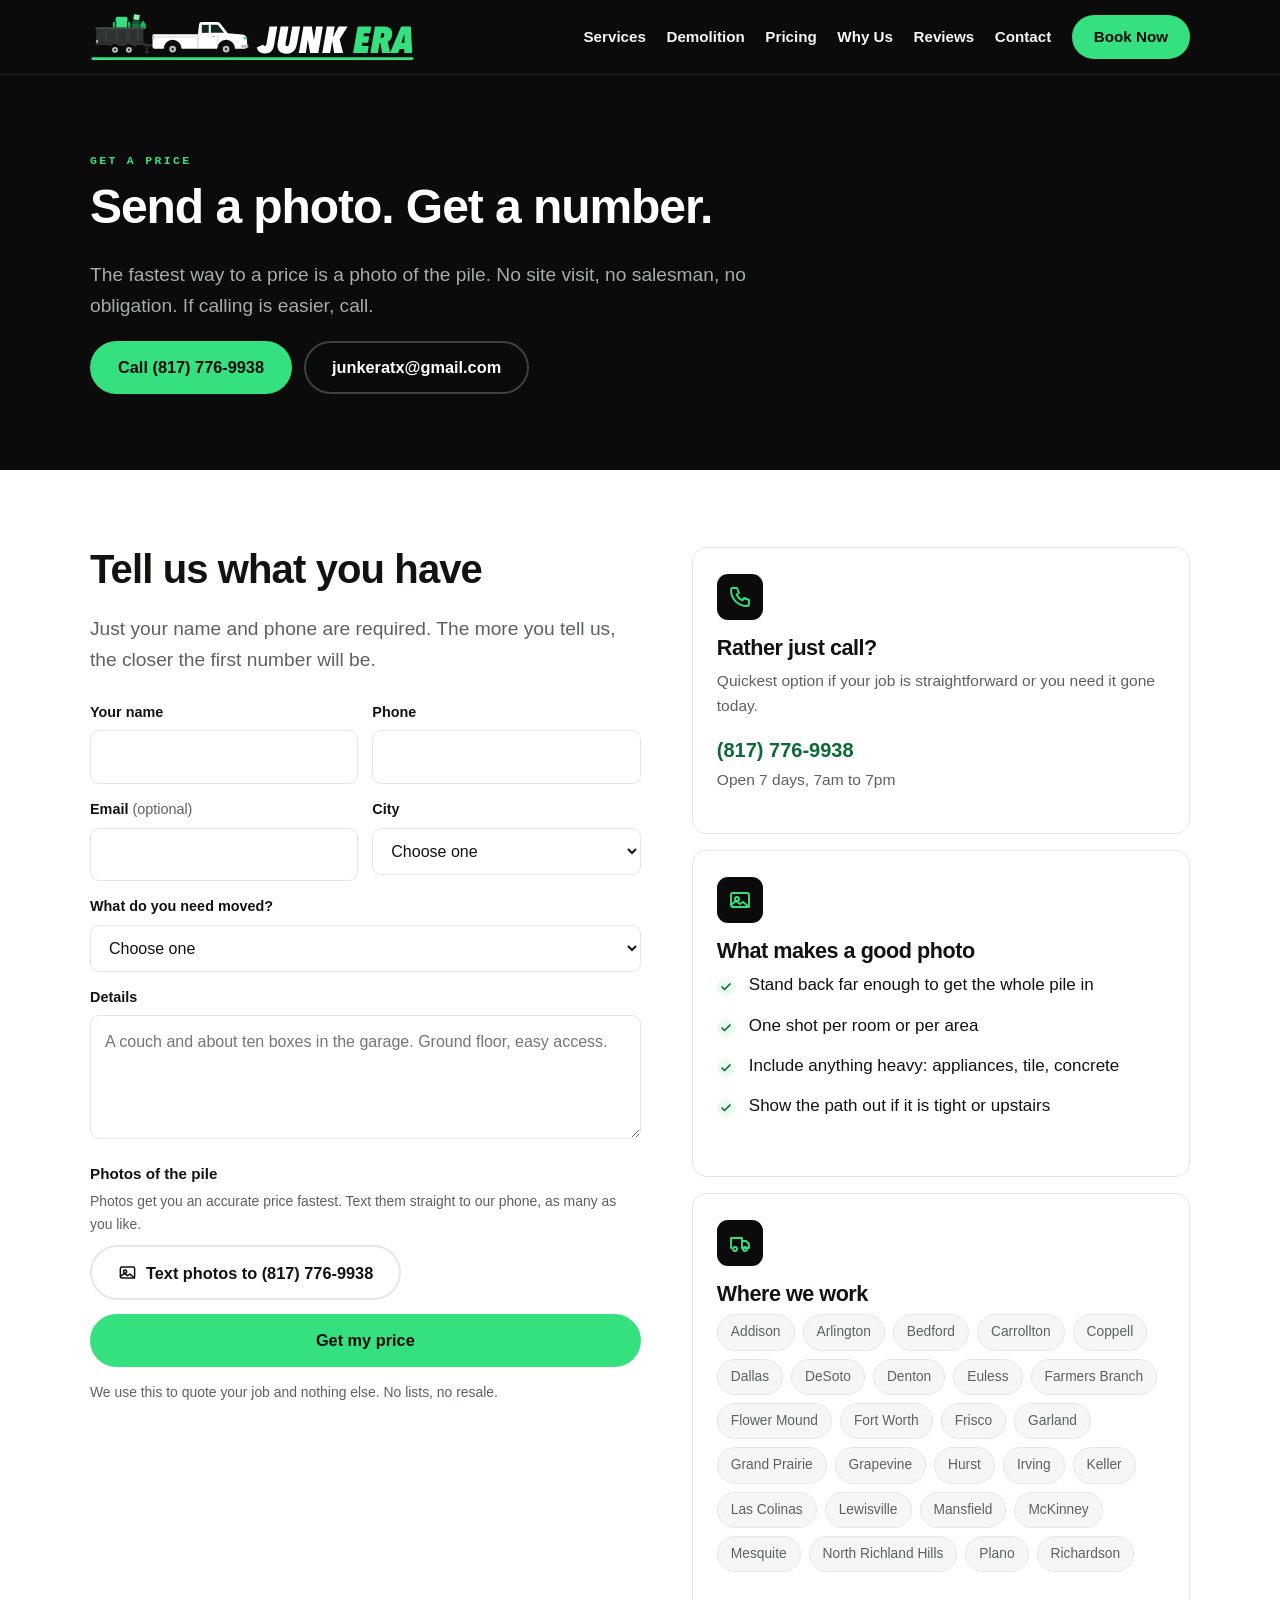
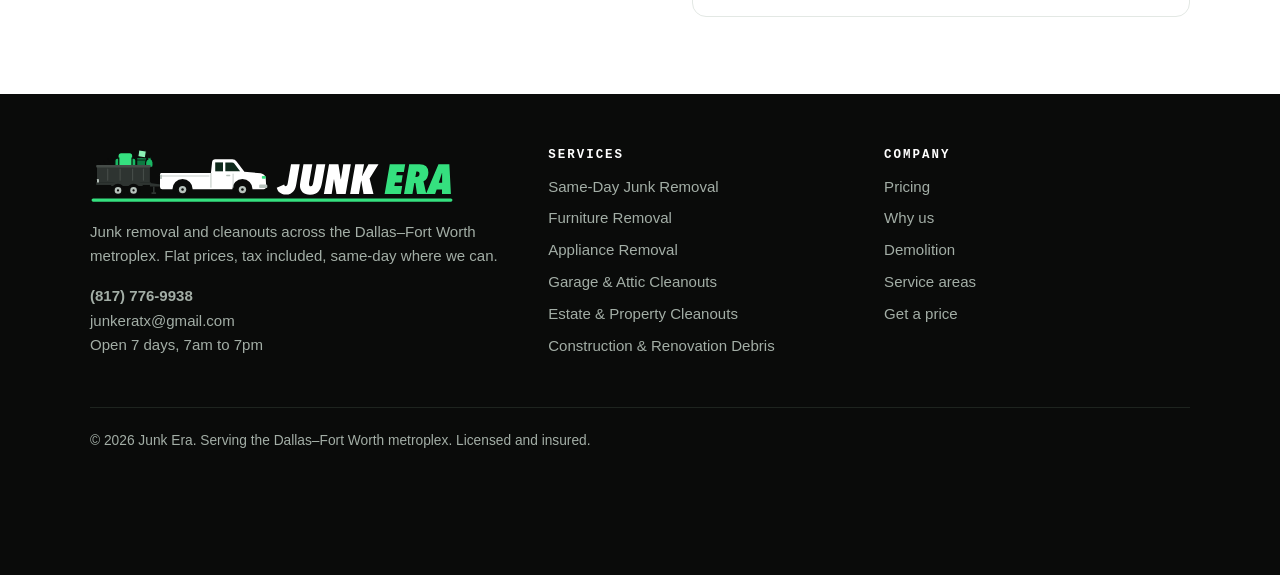
<file: contact.html>
<!doctype html>
<html lang="en">
<head>
<meta charset="utf-8">
<meta name="viewport" content="width=device-width, initial-scale=1">
<title>Get a Price | Junk Era</title>
<meta name="description" content="Send a photo of your junk and get a flat, tax-included price back, usually within the hour. Irving and DFW.">
<link rel="canonical" href="https://junkeratx.com/contact.html">
<meta name="theme-color" content="#0A0B0A">
<meta name="facebook-domain-verification" content="pfqvygi3fo51a682yfl552xx0j5bi7">
<meta property="og:title" content="Get a Price | Junk Era">
<meta property="og:description" content="Send a photo of your junk and get a flat, tax-included price back, usually within the hour. Irving and DFW.">
<meta property="og:type" content="website">
<meta property="og:url" content="https://junkeratx.com/contact.html">
<link rel="icon" href="assets/img/favicon.svg" type="image/svg+xml">
<link rel="icon" href="assets/img/favicon.ico" sizes="any">
<link rel="apple-touch-icon" href="assets/img/apple-touch-icon.png">
<link rel="manifest" href="site.webmanifest">
<meta property="og:image" content="https://junkeratx.com/assets/img/og-image.png">
<meta property="og:image:width" content="1200">
<meta property="og:image:height" content="630">
<meta property="og:site_name" content="Junk Era">
<meta name="twitter:card" content="summary_large_image">
<meta name="twitter:image" content="https://junkeratx.com/assets/img/og-image.png">
<link rel="stylesheet" href="assets/css/style.css?v=11">

</head>
<body>
<a class="skip" href="#main">Skip to content</a>
<header class="site-head">
  <div class="wrap">
    <a class="brand" href="index.html" aria-label="Junk Era home"><svg role="img" aria-label="Junk Era" xmlns="http://www.w3.org/2000/svg" viewBox="-14 -6 940.168 144"><g transform="translate(166,0)"><g><g transform="translate(14,0)"><g transform="rotate(-24 -150 42)"><rect x="-176" y="20" rx="5" fill="#8BF0B5" stroke="#0A0B0A" stroke-width="3"/><path d="M-164,24 L-164,34 M-152,24 L-152,34 M-140,24 L-140,34 M-128,24 L-128,34" stroke="#0A0B0A" stroke-width="1.6" opacity=".35"/></g><path d="M-122,44 L-122,14 Q-122,6 -114,6 L-92,6 Q-84,6 -84,14 L-84,44 Z" fill="#35E07F" stroke="#0A0B0A" stroke-width="3"/><path d="M-130,44 L-130,26 Q-130,20 -124,20 L-120,20 L-120,44 Z" fill="#19B763" stroke="#0A0B0A" stroke-width="3"/><path d="M-86,44 L-86,20 L-82,20 Q-76,20 -76,26 L-76,44 Z" fill="#19B763" stroke="#0A0B0A" stroke-width="3"/><rect x="-74" y="18" width="26" height="24" rx="2" fill="#0E7A42" stroke="#0A0B0A" stroke-width="3"/><path d="M-74,25 L-48,25" stroke="#0A0B0A" stroke-width="2"/><rect x="-70" y="0" width="20" height="18" rx="2" fill="#8BF0B5" stroke="#0A0B0A" stroke-width="3" transform="rotate(8 -60 9)"/><path d="M-50,44 Q-54,26 -45,22 L-47,15 L-41,19 L-37,14 L-37,22 Q-29,28 -33,44 Z" fill="#19B763" stroke="#0A0B0A" stroke-width="3"/><path d="M-40,84 L-12,88 L-12,93 L-40,93 Z" fill="#2E3431"/><rect x="-32" y="93" width="4" height="17" fill="#2E3431"/><rect x="-36" y="108" width="12" height="4" rx="1" fill="#2E3431"/><path d="M-176,40 L-40,40 L-40,82 L-176,82 Z" fill="#2E3431"/><rect x="-178" y="82" width="140" height="7" fill="#2E3431"/><rect x="-178" y="38" width="140" height="6" rx="1.5" fill="#454C48"/><rect x="-150" y="47" width="3" height="31" rx="1.2" fill="#454C48"/><rect x="-118" y="47" width="3" height="31" rx="1.2" fill="#454C48"/><rect x="-86" y="47" width="3" height="31" rx="1.2" fill="#454C48"/><rect x="-58" y="47" width="3" height="31" rx="1.2" fill="#454C48"/><path d="M-140,92 Q-139,80 -118,80 L-78,80 Q-59,80 -58,92 Z" fill="#2E3431"/><circle cx="-122" cy="103" r="17" fill="#0A0B0A"/><circle cx="-122" cy="103" r="8.50" fill="#B7C2BC"/><circle cx="-122" cy="103" r="2.89" fill="#0A0B0A"/><circle cx="-82" cy="103" r="17" fill="#0A0B0A"/><circle cx="-82" cy="103" r="8.50" fill="#B7C2BC"/><circle cx="-82" cy="103" r="2.89" fill="#0A0B0A"/><rect x="-176" y="74" width="5" height="9" rx="1.2" fill="#B7C2BC"/></g><path d="M3,58 L131,58 L134,30 Q135,23 142,23 L186,23 Q193,23 197,29 L217,55 L259,59 Q271,61 272,73 L273,93 Q273,100 266,100 L238,100 A26,26 0 0 0 186,100 L84,100 A26,26 0 0 0 32,100 L6,100 Q0,100 0,94 L0,63 Q0,58 3,58 Z" fill="#FFFFFF"/><path d="M142,31 L162,31 L162,54 L142,54 Z" fill="#0F2A1C" rx="2"/><path d="M168,31 L185,31 Q189,31 191,34 L206,54 L168,54 Z" fill="#0F2A1C"/><path d="M131,58 L131,96" stroke="#B7C2BC" stroke-width="2.4"/><path d="M188,60 L188,96" stroke="#B7C2BC" stroke-width="2"/><rect x="170" y="63" width="11" height="3.4" rx="1.7" fill="#B7C2BC"/><path d="M4,66 L127,66" stroke="#B7C2BC" stroke-width="2"/><rect x="262" y="66" width="10" height="7" rx="2" fill="#35E07F"/><rect x="0" y="63" width="5" height="11" rx="1.5" fill="#B7C2BC"/><rect x="255" y="88" width="21" height="9" rx="3" fill="#B7C2BC"/><circle cx="58" cy="101" r="19" fill="#0A0B0A"/><circle cx="58" cy="101" r="9.50" fill="#B7C2BC"/><circle cx="58" cy="101" r="3.23" fill="#0A0B0A"/><circle cx="212" cy="101" r="19" fill="#0A0B0A"/><circle cx="212" cy="101" r="9.50" fill="#B7C2BC"/><circle cx="212" cy="101" r="3.23" fill="#0A0B0A"/></g></g><rect x="-10" y="124" width="928" height="8" rx="4" fill="#35E07F"/><path transform="translate(470.00,112.00)" d="M46.656 -26.136Q45.684 -20.412 44.01 -15.335999999999999Q42.336 -10.26 39.257999999999996 -6.48Q36.18 -2.7 31.374000000000002 -0.4860000000000001Q26.568 1.728 19.224 1.728Q14.363999999999999 1.728 10.53 0.32399999999999995Q6.696 -1.08 3.78 -3.402Q0.864 -5.724 -1.026 -8.91Q-2.916 -12.096 -3.78 -15.66L15.336 -24.084Q15.66 -22.248 16.686 -21.060000000000002Q17.712 -19.872 19.332 -19.872Q21.816 -19.872 22.896 -21.978Q23.976 -24.084 24.624 -28.08L32.94 -76.464H55.296Z M112.86 -29.808Q111.672 -23.004 109.674 -17.172Q107.676 -11.34 104.112 -7.074Q100.548 -2.808 95.094 -0.32399999999999984Q89.64 2.16 81.756 2.16Q75.384 2.16 70.578 0.43200000000000005Q65.77199999999999 -1.296 62.532 -4.374Q59.292 -7.452 57.618 -11.718Q55.944 -15.984 55.944 -21.06Q55.944 -23.22 56.16 -25.433999999999997Q56.376 -27.648 56.808 -29.916L64.908 -76.464H87.696L79.92 -31.536Q79.596 -29.7 79.38 -28.134Q79.164 -26.568 79.164 -25.272Q79.164 -22.68 80.19 -21.168Q81.216 -19.656 83.376 -19.656Q87.048 -19.656 88.398 -22.842Q89.74799999999999 -26.028 90.72 -31.536L98.49600000000001 -76.464H121.068Z M173.44799999999998 0.0H149.904L143.53199999999998 -37.476H143.208L137.48399999999998 0.0H117.396L130.68 -76.464H154.764L160.81199999999998 -37.908H161.244L167.292 -76.464H186.732Z M235.00799999999998 -39.636 244.944 0.0H219.34799999999998L213.732 -33.588H213.29999999999998L207.468 0.0H184.896L198.18 -76.464H220.752L215.45999999999998 -46.116H216.0L232.09199999999998 -76.464H257.904Z" fill="#FFFFFF"/><path transform="translate(742.34,112.00)" d="M50.76 -56.592H32.724L31.104 -47.952H47.736L44.604 -29.483999999999998H27.972L26.352 -20.196H46.44L42.984 0.0H1.296L14.58 -76.464H54.216Z M113.832 -54.972Q113.832 -46.656 110.538 -40.932Q107.244 -35.208 101.196 -32.616L108.432 0.0H84.564L80.46000000000001 -27.864H77.652L72.792 0.0H51.192L64.476 -76.464H90.936Q102.06 -76.464 107.946 -71.064Q113.832 -65.664 113.832 -54.972ZM91.044 -52.056Q91.044 -55.403999999999996 89.262 -56.483999999999995Q87.47999999999999 -57.564 85.86 -57.564H82.836L80.352 -43.416H82.72800000000001Q85.968 -43.416 88.506 -45.36Q91.044 -47.304 91.044 -52.056Z M148.824 -11.232H135.108L131.112 0.0H107.568L139.752 -76.464H167.724L171.72 0.0H148.824ZM140.508 -28.404H149.148V-53.568H148.716Z" fill="#35E07F"/></svg></a>
    <button class="navtoggle" aria-label="Menu" aria-expanded="false" aria-controls="nav">
      <span></span><span></span><span></span>
    </button>
    <nav class="nav" id="nav">
      <a href="services.html">Services</a><a href="demolition.html">Demolition</a><a href="pricing.html">Pricing</a><a href="why-us.html">Why Us</a><a href="index.html#reviews">Reviews</a><a href="contact.html">Contact</a>
      <a class="btn btn--primary" href="contact.html">Book Now</a>
    </nav>
  </div>
</header>

<main id="main">
<section class="sec sec--dark">
  <div class="wrap">
    <p class="eyebrow">Get a price</p>
    <h1 style="font-size:clamp(1.9rem, 1.3rem + 2.4vw, 3rem)">Send a photo. Get a number.</h1>
    <p class="lede">The fastest way to a price is a photo of the pile. No site visit, no
      salesman, no obligation. If calling is easier, call.</p>
    <div class="btns" style="margin-top:20px">
      <a class="btn btn--primary" href="tel:+18177769938">Call (817) 776-9938</a>
      <a class="btn btn--ghost" href="mailto:junkeratx@gmail.com">junkeratx@gmail.com</a>
    </div>
  </div>
</section>

<section class="sec"><div class="wrap split">
  <div>
    <h2>Tell us what you have</h2>
    <p class="lede" style="margin-bottom:26px">Just your name and phone are required.
      The more you tell us, the closer the first number will be.</p>
    <form id="quote-form" class="form" novalidate>
      <input type="checkbox" name="botcheck" class="hp" tabindex="-1" autocomplete="off" aria-hidden="true">
      <div class="row2">
        <div class="field"><label for="name">Your name</label>
          <input id="name" name="name" type="text" autocomplete="name" required></div>
        <div class="field"><label for="phone">Phone</label>
          <input id="phone" name="phone" type="tel" autocomplete="tel" required></div>
      </div>
      <div class="row2">
        <div class="field"><label for="email">Email <span style="font-weight:400;color:var(--text-soft)">(optional)</span></label>
          <input id="email" name="email" type="email" autocomplete="email"></div>
        <div class="field"><label for="city">City</label>
          <select id="city" name="city"><option value="">Choose one</option><option value="Addison">Addison</option><option value="Arlington">Arlington</option><option value="Bedford">Bedford</option><option value="Carrollton">Carrollton</option><option value="Coppell">Coppell</option><option value="Dallas">Dallas</option><option value="DeSoto">DeSoto</option><option value="Denton">Denton</option><option value="Euless">Euless</option><option value="Farmers Branch">Farmers Branch</option><option value="Flower Mound">Flower Mound</option><option value="Fort Worth">Fort Worth</option><option value="Frisco">Frisco</option><option value="Garland">Garland</option><option value="Grand Prairie">Grand Prairie</option><option value="Grapevine">Grapevine</option><option value="Hurst">Hurst</option><option value="Irving">Irving</option><option value="Keller">Keller</option><option value="Las Colinas">Las Colinas</option><option value="Lewisville">Lewisville</option><option value="Mansfield">Mansfield</option><option value="McKinney">McKinney</option><option value="Mesquite">Mesquite</option><option value="North Richland Hills">North Richland Hills</option><option value="Plano">Plano</option><option value="Richardson">Richardson</option>
            <option value="Other">Somewhere else in DFW</option></select></div>
      </div>
      <div class="field"><label for="service">What do you need moved?</label>
        <select id="service" name="service"><option value="">Choose one</option><option value="Same-Day Junk Removal">Same-Day Junk Removal</option><option value="Furniture Removal">Furniture Removal</option><option value="Appliance Removal">Appliance Removal</option><option value="Garage &amp; Attic Cleanouts">Garage &amp; Attic Cleanouts</option><option value="Estate &amp; Property Cleanouts">Estate &amp; Property Cleanouts</option><option value="Construction &amp; Renovation Debris">Construction &amp; Renovation Debris</option>
          <option value="Something else">Something else</option></select></div>
      <div class="field"><label for="details">Details</label>
        <textarea id="details" name="details" placeholder="A couch and about ten boxes in the garage. Ground floor, easy access."></textarea></div>
      <div class="field photofield"><span class="label">Photos of the pile</span>
        <p class="formnote" style="margin:4px 0 10px">Photos get you an accurate price fastest.
          Text them straight to our phone, as many as you like.</p>
        <a class="btn btn--ghost" href="sms:+18177769938"><svg class="" viewBox="0 0 24 24" aria-hidden="true"><rect x="3" y="5" width="18" height="14" rx="2"/><circle cx="9" cy="11" r="2"/><path d="m3 17 5-4 4 3 3-2 6 5"/></svg> Text photos to (817) 776-9938</a></div>
      <div id="form-msg" class="formmsg" hidden role="status" aria-live="polite"></div>
      <button class="btn btn--primary" type="submit">Get my price</button>
      <p class="formnote">We use this to quote your job and nothing else. No lists, no resale.</p>
    </form>
  </div>
  <div>
    <div class="card">
      <div class="ico"><svg class="" viewBox="0 0 24 24" aria-hidden="true"><path d="M5 3h4l2 5-2.5 1.5a12 12 0 0 0 6 6L16 13l5 2v4a2 2 0 0 1-2 2A16 16 0 0 1 3 5a2 2 0 0 1 2-2z"/></svg></div>
      <h3>Rather just call?</h3>
      <p>Quickest option if your job is straightforward or you need it gone today.</p>
      <p><a href="tel:+18177769938"><strong style="font-size:1.25rem">(817) 776-9938</strong></a><br>
         <span style="color:var(--text-soft)">Open 7 days, 7am to 7pm</span></p>
    </div>
    <div class="card" style="margin-top:16px">
      <div class="ico"><svg class="" viewBox="0 0 24 24" aria-hidden="true"><rect x="3" y="5" width="18" height="14" rx="2"/><circle cx="9" cy="11" r="2"/><path d="m3 17 5-4 4 3 3-2 6 5"/></svg></div>
      <h3>What makes a good photo</h3>
      <ul class="checks">
        <li>Stand back far enough to get the whole pile in</li>
        <li>One shot per room or per area</li>
        <li>Include anything heavy: appliances, tile, concrete</li>
        <li>Show the path out if it is tight or upstairs</li>
      </ul>
    </div>
    <div class="card" style="margin-top:16px">
      <div class="ico"><svg class="" viewBox="0 0 24 24" aria-hidden="true"><path d="M3 17V7h11v10"/><path d="M14 10h4l3 3v4h-7"/><circle cx="7" cy="18" r="2"/><circle cx="17" cy="18" r="2"/></svg></div>
      <h3>Where we work</h3>
      <ul class="tags"><li>Addison</li><li>Arlington</li><li>Bedford</li><li>Carrollton</li><li>Coppell</li><li>Dallas</li><li>DeSoto</li><li>Denton</li><li>Euless</li><li>Farmers Branch</li><li>Flower Mound</li><li>Fort Worth</li><li>Frisco</li><li>Garland</li><li>Grand Prairie</li><li>Grapevine</li><li>Hurst</li><li>Irving</li><li>Keller</li><li>Las Colinas</li><li>Lewisville</li><li>Mansfield</li><li>McKinney</li><li>Mesquite</li><li>North Richland Hills</li><li>Plano</li><li>Richardson</li></ul>
    </div>
  </div>
</div></section></main>
<footer class="site-foot">
  <div class="wrap">
    <div class="foot-grid">
      <div>
        <div class="footlogo"><svg role="img" aria-label="Junk Era" xmlns="http://www.w3.org/2000/svg" viewBox="-14 -6 940.168 144"><g transform="translate(166,0)"><g><g transform="translate(14,0)"><g transform="rotate(-24 -150 42)"><rect x="-176" y="20" rx="5" fill="#8BF0B5" stroke="#0A0B0A" stroke-width="3"/><path d="M-164,24 L-164,34 M-152,24 L-152,34 M-140,24 L-140,34 M-128,24 L-128,34" stroke="#0A0B0A" stroke-width="1.6" opacity=".35"/></g><path d="M-122,44 L-122,14 Q-122,6 -114,6 L-92,6 Q-84,6 -84,14 L-84,44 Z" fill="#35E07F" stroke="#0A0B0A" stroke-width="3"/><path d="M-130,44 L-130,26 Q-130,20 -124,20 L-120,20 L-120,44 Z" fill="#19B763" stroke="#0A0B0A" stroke-width="3"/><path d="M-86,44 L-86,20 L-82,20 Q-76,20 -76,26 L-76,44 Z" fill="#19B763" stroke="#0A0B0A" stroke-width="3"/><rect x="-74" y="18" width="26" height="24" rx="2" fill="#0E7A42" stroke="#0A0B0A" stroke-width="3"/><path d="M-74,25 L-48,25" stroke="#0A0B0A" stroke-width="2"/><rect x="-70" y="0" width="20" height="18" rx="2" fill="#8BF0B5" stroke="#0A0B0A" stroke-width="3" transform="rotate(8 -60 9)"/><path d="M-50,44 Q-54,26 -45,22 L-47,15 L-41,19 L-37,14 L-37,22 Q-29,28 -33,44 Z" fill="#19B763" stroke="#0A0B0A" stroke-width="3"/><path d="M-40,84 L-12,88 L-12,93 L-40,93 Z" fill="#2E3431"/><rect x="-32" y="93" width="4" height="17" fill="#2E3431"/><rect x="-36" y="108" width="12" height="4" rx="1" fill="#2E3431"/><path d="M-176,40 L-40,40 L-40,82 L-176,82 Z" fill="#2E3431"/><rect x="-178" y="82" width="140" height="7" fill="#2E3431"/><rect x="-178" y="38" width="140" height="6" rx="1.5" fill="#454C48"/><rect x="-150" y="47" width="3" height="31" rx="1.2" fill="#454C48"/><rect x="-118" y="47" width="3" height="31" rx="1.2" fill="#454C48"/><rect x="-86" y="47" width="3" height="31" rx="1.2" fill="#454C48"/><rect x="-58" y="47" width="3" height="31" rx="1.2" fill="#454C48"/><path d="M-140,92 Q-139,80 -118,80 L-78,80 Q-59,80 -58,92 Z" fill="#2E3431"/><circle cx="-122" cy="103" r="17" fill="#0A0B0A"/><circle cx="-122" cy="103" r="8.50" fill="#B7C2BC"/><circle cx="-122" cy="103" r="2.89" fill="#0A0B0A"/><circle cx="-82" cy="103" r="17" fill="#0A0B0A"/><circle cx="-82" cy="103" r="8.50" fill="#B7C2BC"/><circle cx="-82" cy="103" r="2.89" fill="#0A0B0A"/><rect x="-176" y="74" width="5" height="9" rx="1.2" fill="#B7C2BC"/></g><path d="M3,58 L131,58 L134,30 Q135,23 142,23 L186,23 Q193,23 197,29 L217,55 L259,59 Q271,61 272,73 L273,93 Q273,100 266,100 L238,100 A26,26 0 0 0 186,100 L84,100 A26,26 0 0 0 32,100 L6,100 Q0,100 0,94 L0,63 Q0,58 3,58 Z" fill="#FFFFFF"/><path d="M142,31 L162,31 L162,54 L142,54 Z" fill="#0F2A1C" rx="2"/><path d="M168,31 L185,31 Q189,31 191,34 L206,54 L168,54 Z" fill="#0F2A1C"/><path d="M131,58 L131,96" stroke="#B7C2BC" stroke-width="2.4"/><path d="M188,60 L188,96" stroke="#B7C2BC" stroke-width="2"/><rect x="170" y="63" width="11" height="3.4" rx="1.7" fill="#B7C2BC"/><path d="M4,66 L127,66" stroke="#B7C2BC" stroke-width="2"/><rect x="262" y="66" width="10" height="7" rx="2" fill="#35E07F"/><rect x="0" y="63" width="5" height="11" rx="1.5" fill="#B7C2BC"/><rect x="255" y="88" width="21" height="9" rx="3" fill="#B7C2BC"/><circle cx="58" cy="101" r="19" fill="#0A0B0A"/><circle cx="58" cy="101" r="9.50" fill="#B7C2BC"/><circle cx="58" cy="101" r="3.23" fill="#0A0B0A"/><circle cx="212" cy="101" r="19" fill="#0A0B0A"/><circle cx="212" cy="101" r="9.50" fill="#B7C2BC"/><circle cx="212" cy="101" r="3.23" fill="#0A0B0A"/></g></g><rect x="-10" y="124" width="928" height="8" rx="4" fill="#35E07F"/><path transform="translate(470.00,112.00)" d="M46.656 -26.136Q45.684 -20.412 44.01 -15.335999999999999Q42.336 -10.26 39.257999999999996 -6.48Q36.18 -2.7 31.374000000000002 -0.4860000000000001Q26.568 1.728 19.224 1.728Q14.363999999999999 1.728 10.53 0.32399999999999995Q6.696 -1.08 3.78 -3.402Q0.864 -5.724 -1.026 -8.91Q-2.916 -12.096 -3.78 -15.66L15.336 -24.084Q15.66 -22.248 16.686 -21.060000000000002Q17.712 -19.872 19.332 -19.872Q21.816 -19.872 22.896 -21.978Q23.976 -24.084 24.624 -28.08L32.94 -76.464H55.296Z M112.86 -29.808Q111.672 -23.004 109.674 -17.172Q107.676 -11.34 104.112 -7.074Q100.548 -2.808 95.094 -0.32399999999999984Q89.64 2.16 81.756 2.16Q75.384 2.16 70.578 0.43200000000000005Q65.77199999999999 -1.296 62.532 -4.374Q59.292 -7.452 57.618 -11.718Q55.944 -15.984 55.944 -21.06Q55.944 -23.22 56.16 -25.433999999999997Q56.376 -27.648 56.808 -29.916L64.908 -76.464H87.696L79.92 -31.536Q79.596 -29.7 79.38 -28.134Q79.164 -26.568 79.164 -25.272Q79.164 -22.68 80.19 -21.168Q81.216 -19.656 83.376 -19.656Q87.048 -19.656 88.398 -22.842Q89.74799999999999 -26.028 90.72 -31.536L98.49600000000001 -76.464H121.068Z M173.44799999999998 0.0H149.904L143.53199999999998 -37.476H143.208L137.48399999999998 0.0H117.396L130.68 -76.464H154.764L160.81199999999998 -37.908H161.244L167.292 -76.464H186.732Z M235.00799999999998 -39.636 244.944 0.0H219.34799999999998L213.732 -33.588H213.29999999999998L207.468 0.0H184.896L198.18 -76.464H220.752L215.45999999999998 -46.116H216.0L232.09199999999998 -76.464H257.904Z" fill="#FFFFFF"/><path transform="translate(742.34,112.00)" d="M50.76 -56.592H32.724L31.104 -47.952H47.736L44.604 -29.483999999999998H27.972L26.352 -20.196H46.44L42.984 0.0H1.296L14.58 -76.464H54.216Z M113.832 -54.972Q113.832 -46.656 110.538 -40.932Q107.244 -35.208 101.196 -32.616L108.432 0.0H84.564L80.46000000000001 -27.864H77.652L72.792 0.0H51.192L64.476 -76.464H90.936Q102.06 -76.464 107.946 -71.064Q113.832 -65.664 113.832 -54.972ZM91.044 -52.056Q91.044 -55.403999999999996 89.262 -56.483999999999995Q87.47999999999999 -57.564 85.86 -57.564H82.836L80.352 -43.416H82.72800000000001Q85.968 -43.416 88.506 -45.36Q91.044 -47.304 91.044 -52.056Z M148.824 -11.232H135.108L131.112 0.0H107.568L139.752 -76.464H167.724L171.72 0.0H148.824ZM140.508 -28.404H149.148V-53.568H148.716Z" fill="#35E07F"/></svg></div>
        <p>Junk removal and cleanouts across the Dallas&ndash;Fort Worth metroplex.
           Flat prices, tax included, same-day where we can.</p>
        <p><a href="tel:+18177769938"><strong>(817) 776-9938</strong></a><br>
           <a href="mailto:junkeratx@gmail.com">junkeratx@gmail.com</a><br>Open 7 days, 7am to 7pm</p>
      </div>
      <div><h4>Services</h4><ul><li><a href="service-same-day.html">Same-Day Junk Removal</a></li><li><a href="service-furniture.html">Furniture Removal</a></li><li><a href="service-appliances.html">Appliance Removal</a></li><li><a href="service-garage-cleanout.html">Garage &amp; Attic Cleanouts</a></li><li><a href="service-estate-cleanout.html">Estate &amp; Property Cleanouts</a></li><li><a href="service-construction-debris.html">Construction &amp; Renovation Debris</a></li></ul></div>
      <div><h4>Company</h4><ul>
        <li><a href="pricing.html">Pricing</a></li>
        <li><a href="why-us.html">Why us</a></li>
        <li><a href="demolition.html">Demolition</a></li>
        <li><a href="index.html#areas">Service areas</a></li>
        <li><a href="contact.html">Get a price</a></li>
      </ul></div>
    </div>
    <div class="legal">
      <p>&copy; <span id="yr">2026</span> Junk Era. Serving the Dallas&ndash;Fort Worth
      metroplex. Licensed and insured.</p>
    </div>
  </div>
</footer>
<div class="callbar">
  <a class="btn btn--primary" href="tel:+18177769938">Call now</a>
  <a class="btn btn--ghost" href="contact.html">Get a price</a>
</div>
<script src="assets/js/main.js?v=11"></script>
</body>
</html>
</file>
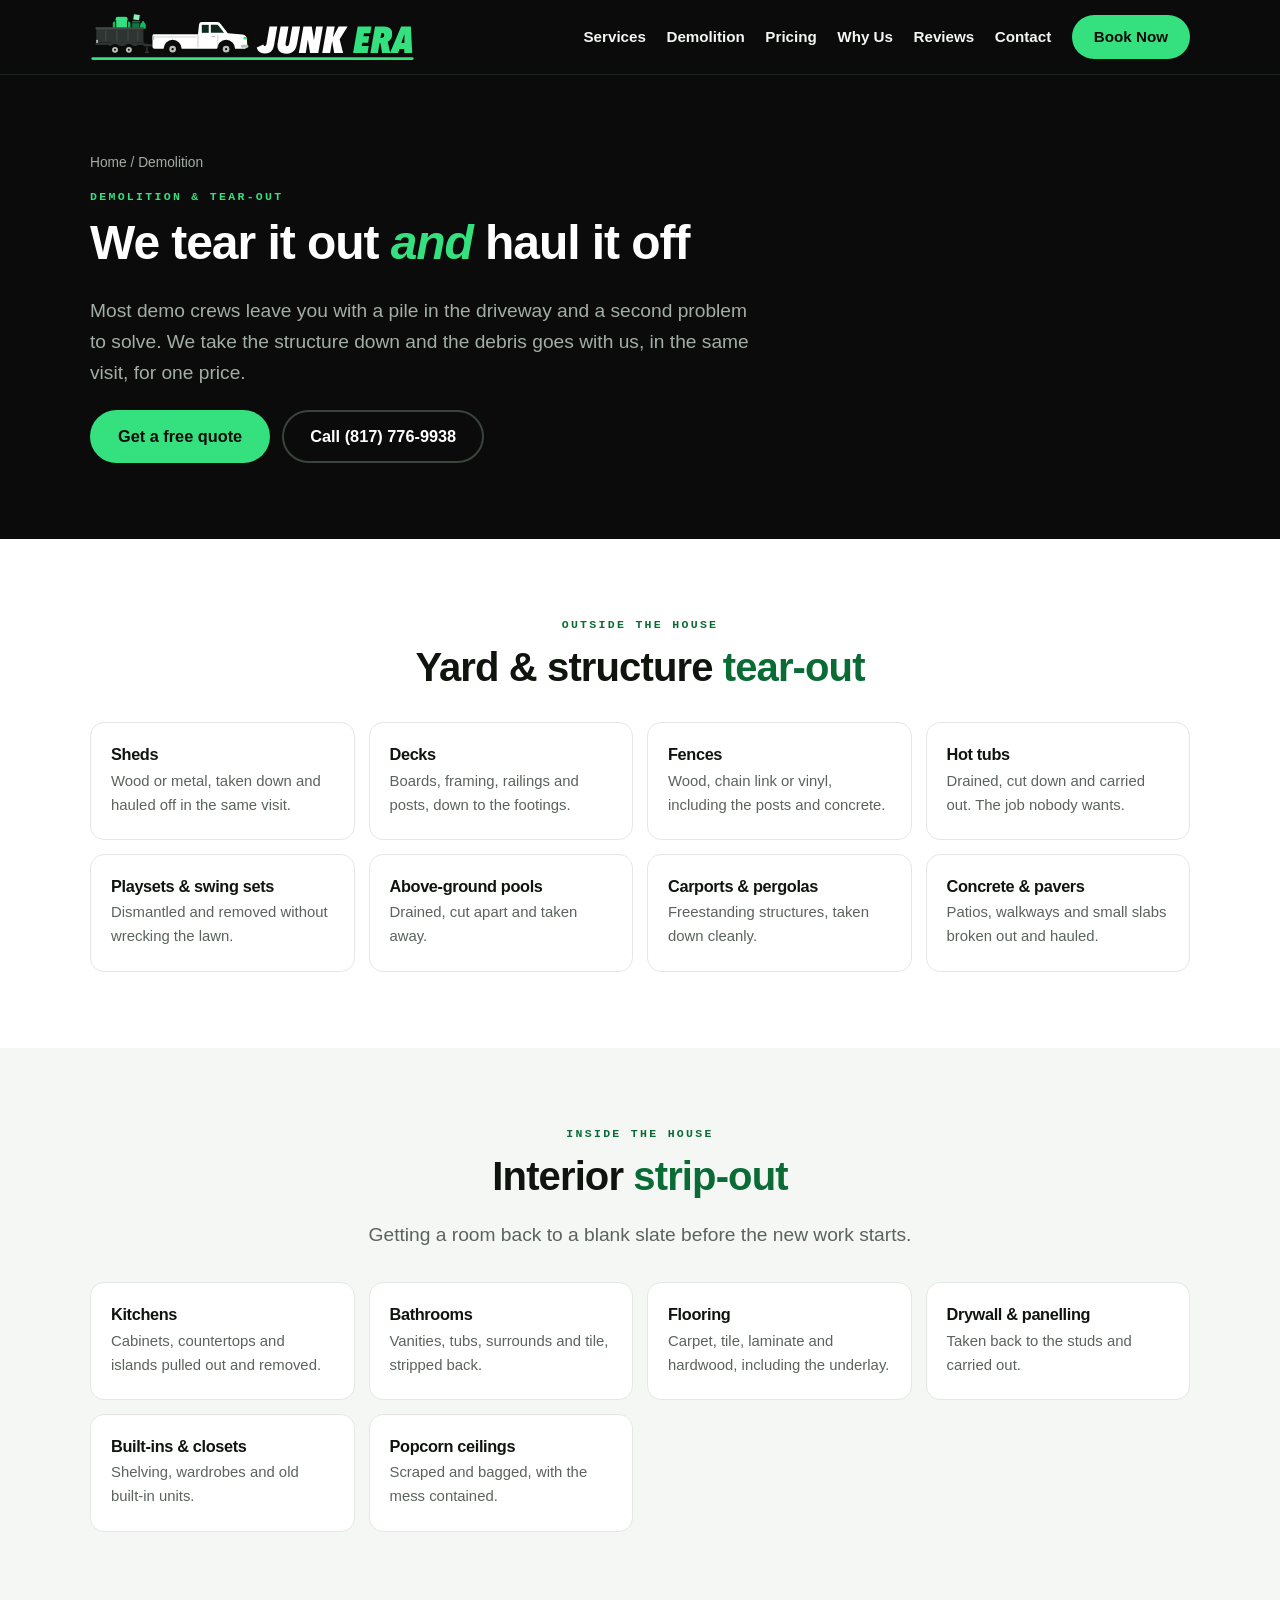
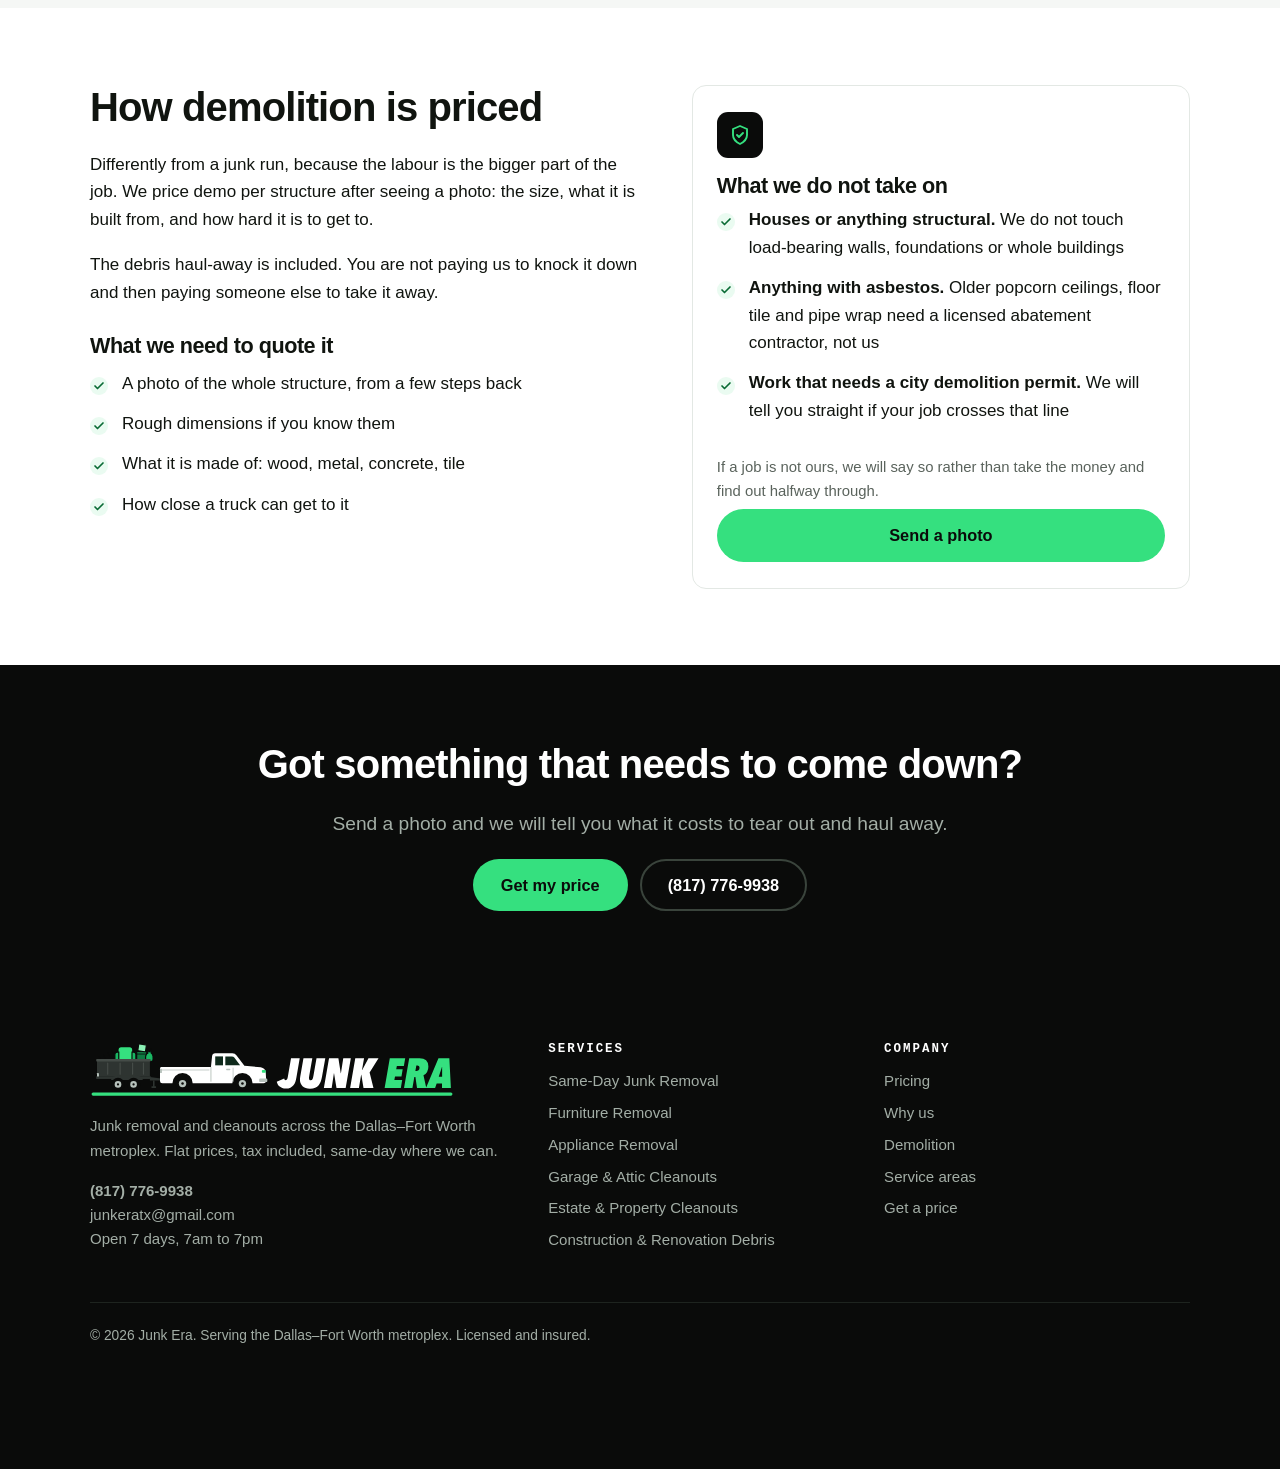
<file: demolition.html>
<!doctype html>
<html lang="en">
<head>
<meta charset="utf-8">
<meta name="viewport" content="width=device-width, initial-scale=1">
<title>Demolition &amp; Tear-Out in Irving &amp; DFW | Junk Era</title>
<meta name="description" content="Light demolition in Irving and DFW: sheds, decks, fences, hot tubs, and interior tear-out. We demo it and haul the debris away in the same visit, for one flat price.">
<link rel="canonical" href="https://junkeratx.com/demolition.html">
<meta name="theme-color" content="#0A0B0A">
<meta name="facebook-domain-verification" content="pfqvygi3fo51a682yfl552xx0j5bi7">
<meta property="og:title" content="Demolition &amp; Tear-Out in Irving &amp; DFW | Junk Era">
<meta property="og:description" content="Light demolition in Irving and DFW: sheds, decks, fences, hot tubs, and interior tear-out. We demo it and haul the debris away in the same visit, for one flat price.">
<meta property="og:type" content="website">
<meta property="og:url" content="https://junkeratx.com/demolition.html">
<link rel="icon" href="assets/img/favicon.svg" type="image/svg+xml">
<link rel="icon" href="assets/img/favicon.ico" sizes="any">
<link rel="apple-touch-icon" href="assets/img/apple-touch-icon.png">
<link rel="manifest" href="site.webmanifest">
<meta property="og:image" content="https://junkeratx.com/assets/img/og-image.png">
<meta property="og:image:width" content="1200">
<meta property="og:image:height" content="630">
<meta property="og:site_name" content="Junk Era">
<meta name="twitter:card" content="summary_large_image">
<meta name="twitter:image" content="https://junkeratx.com/assets/img/og-image.png">
<link rel="stylesheet" href="assets/css/style.css?v=11">

</head>
<body>
<a class="skip" href="#main">Skip to content</a>
<header class="site-head">
  <div class="wrap">
    <a class="brand" href="index.html" aria-label="Junk Era home"><svg role="img" aria-label="Junk Era" xmlns="http://www.w3.org/2000/svg" viewBox="-14 -6 940.168 144"><g transform="translate(166,0)"><g><g transform="translate(14,0)"><g transform="rotate(-24 -150 42)"><rect x="-176" y="20" rx="5" fill="#8BF0B5" stroke="#0A0B0A" stroke-width="3"/><path d="M-164,24 L-164,34 M-152,24 L-152,34 M-140,24 L-140,34 M-128,24 L-128,34" stroke="#0A0B0A" stroke-width="1.6" opacity=".35"/></g><path d="M-122,44 L-122,14 Q-122,6 -114,6 L-92,6 Q-84,6 -84,14 L-84,44 Z" fill="#35E07F" stroke="#0A0B0A" stroke-width="3"/><path d="M-130,44 L-130,26 Q-130,20 -124,20 L-120,20 L-120,44 Z" fill="#19B763" stroke="#0A0B0A" stroke-width="3"/><path d="M-86,44 L-86,20 L-82,20 Q-76,20 -76,26 L-76,44 Z" fill="#19B763" stroke="#0A0B0A" stroke-width="3"/><rect x="-74" y="18" width="26" height="24" rx="2" fill="#0E7A42" stroke="#0A0B0A" stroke-width="3"/><path d="M-74,25 L-48,25" stroke="#0A0B0A" stroke-width="2"/><rect x="-70" y="0" width="20" height="18" rx="2" fill="#8BF0B5" stroke="#0A0B0A" stroke-width="3" transform="rotate(8 -60 9)"/><path d="M-50,44 Q-54,26 -45,22 L-47,15 L-41,19 L-37,14 L-37,22 Q-29,28 -33,44 Z" fill="#19B763" stroke="#0A0B0A" stroke-width="3"/><path d="M-40,84 L-12,88 L-12,93 L-40,93 Z" fill="#2E3431"/><rect x="-32" y="93" width="4" height="17" fill="#2E3431"/><rect x="-36" y="108" width="12" height="4" rx="1" fill="#2E3431"/><path d="M-176,40 L-40,40 L-40,82 L-176,82 Z" fill="#2E3431"/><rect x="-178" y="82" width="140" height="7" fill="#2E3431"/><rect x="-178" y="38" width="140" height="6" rx="1.5" fill="#454C48"/><rect x="-150" y="47" width="3" height="31" rx="1.2" fill="#454C48"/><rect x="-118" y="47" width="3" height="31" rx="1.2" fill="#454C48"/><rect x="-86" y="47" width="3" height="31" rx="1.2" fill="#454C48"/><rect x="-58" y="47" width="3" height="31" rx="1.2" fill="#454C48"/><path d="M-140,92 Q-139,80 -118,80 L-78,80 Q-59,80 -58,92 Z" fill="#2E3431"/><circle cx="-122" cy="103" r="17" fill="#0A0B0A"/><circle cx="-122" cy="103" r="8.50" fill="#B7C2BC"/><circle cx="-122" cy="103" r="2.89" fill="#0A0B0A"/><circle cx="-82" cy="103" r="17" fill="#0A0B0A"/><circle cx="-82" cy="103" r="8.50" fill="#B7C2BC"/><circle cx="-82" cy="103" r="2.89" fill="#0A0B0A"/><rect x="-176" y="74" width="5" height="9" rx="1.2" fill="#B7C2BC"/></g><path d="M3,58 L131,58 L134,30 Q135,23 142,23 L186,23 Q193,23 197,29 L217,55 L259,59 Q271,61 272,73 L273,93 Q273,100 266,100 L238,100 A26,26 0 0 0 186,100 L84,100 A26,26 0 0 0 32,100 L6,100 Q0,100 0,94 L0,63 Q0,58 3,58 Z" fill="#FFFFFF"/><path d="M142,31 L162,31 L162,54 L142,54 Z" fill="#0F2A1C" rx="2"/><path d="M168,31 L185,31 Q189,31 191,34 L206,54 L168,54 Z" fill="#0F2A1C"/><path d="M131,58 L131,96" stroke="#B7C2BC" stroke-width="2.4"/><path d="M188,60 L188,96" stroke="#B7C2BC" stroke-width="2"/><rect x="170" y="63" width="11" height="3.4" rx="1.7" fill="#B7C2BC"/><path d="M4,66 L127,66" stroke="#B7C2BC" stroke-width="2"/><rect x="262" y="66" width="10" height="7" rx="2" fill="#35E07F"/><rect x="0" y="63" width="5" height="11" rx="1.5" fill="#B7C2BC"/><rect x="255" y="88" width="21" height="9" rx="3" fill="#B7C2BC"/><circle cx="58" cy="101" r="19" fill="#0A0B0A"/><circle cx="58" cy="101" r="9.50" fill="#B7C2BC"/><circle cx="58" cy="101" r="3.23" fill="#0A0B0A"/><circle cx="212" cy="101" r="19" fill="#0A0B0A"/><circle cx="212" cy="101" r="9.50" fill="#B7C2BC"/><circle cx="212" cy="101" r="3.23" fill="#0A0B0A"/></g></g><rect x="-10" y="124" width="928" height="8" rx="4" fill="#35E07F"/><path transform="translate(470.00,112.00)" d="M46.656 -26.136Q45.684 -20.412 44.01 -15.335999999999999Q42.336 -10.26 39.257999999999996 -6.48Q36.18 -2.7 31.374000000000002 -0.4860000000000001Q26.568 1.728 19.224 1.728Q14.363999999999999 1.728 10.53 0.32399999999999995Q6.696 -1.08 3.78 -3.402Q0.864 -5.724 -1.026 -8.91Q-2.916 -12.096 -3.78 -15.66L15.336 -24.084Q15.66 -22.248 16.686 -21.060000000000002Q17.712 -19.872 19.332 -19.872Q21.816 -19.872 22.896 -21.978Q23.976 -24.084 24.624 -28.08L32.94 -76.464H55.296Z M112.86 -29.808Q111.672 -23.004 109.674 -17.172Q107.676 -11.34 104.112 -7.074Q100.548 -2.808 95.094 -0.32399999999999984Q89.64 2.16 81.756 2.16Q75.384 2.16 70.578 0.43200000000000005Q65.77199999999999 -1.296 62.532 -4.374Q59.292 -7.452 57.618 -11.718Q55.944 -15.984 55.944 -21.06Q55.944 -23.22 56.16 -25.433999999999997Q56.376 -27.648 56.808 -29.916L64.908 -76.464H87.696L79.92 -31.536Q79.596 -29.7 79.38 -28.134Q79.164 -26.568 79.164 -25.272Q79.164 -22.68 80.19 -21.168Q81.216 -19.656 83.376 -19.656Q87.048 -19.656 88.398 -22.842Q89.74799999999999 -26.028 90.72 -31.536L98.49600000000001 -76.464H121.068Z M173.44799999999998 0.0H149.904L143.53199999999998 -37.476H143.208L137.48399999999998 0.0H117.396L130.68 -76.464H154.764L160.81199999999998 -37.908H161.244L167.292 -76.464H186.732Z M235.00799999999998 -39.636 244.944 0.0H219.34799999999998L213.732 -33.588H213.29999999999998L207.468 0.0H184.896L198.18 -76.464H220.752L215.45999999999998 -46.116H216.0L232.09199999999998 -76.464H257.904Z" fill="#FFFFFF"/><path transform="translate(742.34,112.00)" d="M50.76 -56.592H32.724L31.104 -47.952H47.736L44.604 -29.483999999999998H27.972L26.352 -20.196H46.44L42.984 0.0H1.296L14.58 -76.464H54.216Z M113.832 -54.972Q113.832 -46.656 110.538 -40.932Q107.244 -35.208 101.196 -32.616L108.432 0.0H84.564L80.46000000000001 -27.864H77.652L72.792 0.0H51.192L64.476 -76.464H90.936Q102.06 -76.464 107.946 -71.064Q113.832 -65.664 113.832 -54.972ZM91.044 -52.056Q91.044 -55.403999999999996 89.262 -56.483999999999995Q87.47999999999999 -57.564 85.86 -57.564H82.836L80.352 -43.416H82.72800000000001Q85.968 -43.416 88.506 -45.36Q91.044 -47.304 91.044 -52.056Z M148.824 -11.232H135.108L131.112 0.0H107.568L139.752 -76.464H167.724L171.72 0.0H148.824ZM140.508 -28.404H149.148V-53.568H148.716Z" fill="#35E07F"/></svg></a>
    <button class="navtoggle" aria-label="Menu" aria-expanded="false" aria-controls="nav">
      <span></span><span></span><span></span>
    </button>
    <nav class="nav" id="nav">
      <a href="services.html">Services</a><a href="demolition.html">Demolition</a><a href="pricing.html">Pricing</a><a href="why-us.html">Why Us</a><a href="index.html#reviews">Reviews</a><a href="contact.html">Contact</a>
      <a class="btn btn--primary" href="contact.html">Book Now</a>
    </nav>
  </div>
</header>

<main id="main">
<section class="sec sec--dark">
  <div class="wrap">
    <p class="breadcrumb"><a href="index.html">Home</a> / Demolition</p>
    <p class="eyebrow">Demolition &amp; tear-out</p>
    <h1 style="font-size:clamp(1.9rem, 1.3rem + 2.4vw, 3rem)">We tear it out <em class="hl">and</em> haul it off</h1>
    <p class="lede">Most demo crews leave you with a pile in the driveway and a second
      problem to solve. We take the structure down and the debris goes with us, in the
      same visit, for one price.</p>
    <div class="btns" style="margin-top:22px">
      <a class="btn btn--primary" href="contact.html">Get a free quote</a>
      <a class="btn btn--ghost" href="tel:+18177769938">Call (817) 776-9938</a>
    </div>
  </div>
</section>

<section class="sec">
  <div class="wrap center">
    <p class="eyebrow">Outside the house</p>
    <h2>Yard &amp; structure <span class="hl">tear-out</span></h2>
    <div class="dgrid"><div class="dcard"><h3>Sheds</h3><p>Wood or metal, taken down and hauled off in the same visit.</p></div><div class="dcard"><h3>Decks</h3><p>Boards, framing, railings and posts, down to the footings.</p></div><div class="dcard"><h3>Fences</h3><p>Wood, chain link or vinyl, including the posts and concrete.</p></div><div class="dcard"><h3>Hot tubs</h3><p>Drained, cut down and carried out. The job nobody wants.</p></div><div class="dcard"><h3>Playsets &amp; swing sets</h3><p>Dismantled and removed without wrecking the lawn.</p></div><div class="dcard"><h3>Above-ground pools</h3><p>Drained, cut apart and taken away.</p></div><div class="dcard"><h3>Carports &amp; pergolas</h3><p>Freestanding structures, taken down cleanly.</p></div><div class="dcard"><h3>Concrete &amp; pavers</h3><p>Patios, walkways and small slabs broken out and hauled.</p></div></div>
  </div>
</section>

<section class="sec sec--paper2">
  <div class="wrap center">
    <p class="eyebrow">Inside the house</p>
    <h2>Interior <span class="hl">strip-out</span></h2>
    <p class="lede">Getting a room back to a blank slate before the new work starts.</p>
    <div class="dgrid"><div class="dcard"><h3>Kitchens</h3><p>Cabinets, countertops and islands pulled out and removed.</p></div><div class="dcard"><h3>Bathrooms</h3><p>Vanities, tubs, surrounds and tile, stripped back.</p></div><div class="dcard"><h3>Flooring</h3><p>Carpet, tile, laminate and hardwood, including the underlay.</p></div><div class="dcard"><h3>Drywall &amp; panelling</h3><p>Taken back to the studs and carried out.</p></div><div class="dcard"><h3>Built-ins &amp; closets</h3><p>Shelving, wardrobes and old built-in units.</p></div><div class="dcard"><h3>Popcorn ceilings</h3><p>Scraped and bagged, with the mess contained.</p></div></div>
  </div>
</section>

<section class="sec"><div class="wrap split">
  <div>
    <h2>How demolition is priced</h2>
    <p>Differently from a junk run, because the labour is the bigger part of the job. We
      price demo per structure after seeing a photo: the size, what it is built from, and
      how hard it is to get to.</p>
    <p>The debris haul-away is included. You are not paying us to knock it down and then
      paying someone else to take it away.</p>
    <h3 style="margin-top:1.3em">What we need to quote it</h3>
    <ul class="checks">
      <li>A photo of the whole structure, from a few steps back</li>
      <li>Rough dimensions if you know them</li>
      <li>What it is made of: wood, metal, concrete, tile</li>
      <li>How close a truck can get to it</li>
    </ul>
  </div>
  <div class="card">
    <div class="ico"><svg class="" viewBox="0 0 24 24" aria-hidden="true"><path d="M12 3 5 6v6c0 4 3 7 7 9 4-2 7-5 7-9V6z"/><path d="m9 12 2 2 4-4"/></svg></div>
    <h3>What we do not take on</h3>
    <ul class="checks">
      <li><strong>Houses or anything structural.</strong> We do not touch load-bearing
        walls, foundations or whole buildings</li>
      <li><strong>Anything with asbestos.</strong> Older popcorn ceilings, floor tile and
        pipe wrap need a licensed abatement contractor, not us</li>
      <li><strong>Work that needs a city demolition permit.</strong> We will tell you
        straight if your job crosses that line</li>
    </ul>
    <p style="margin:0;color:var(--text-soft);font-size:.93rem">If a job is not ours, we
      will say so rather than take the money and find out halfway through.</p>
    <a class="btn btn--primary" href="contact.html" style="margin-top:6px">Send a photo</a>
  </div>
</div></section>
<section class="sec sec--dark center">
  <div class="wrap">
    <h2>Got something that needs to come down?</h2>
    <p class="lede">Send a photo and we will tell you what it costs to tear out and haul away.</p>
    <div class="btns">
      <a class="btn btn--primary" href="contact.html">Get my price</a>
      <a class="btn btn--ghost" href="tel:+18177769938">(817) 776-9938</a>
    </div>
  </div>
</section></main>
<footer class="site-foot">
  <div class="wrap">
    <div class="foot-grid">
      <div>
        <div class="footlogo"><svg role="img" aria-label="Junk Era" xmlns="http://www.w3.org/2000/svg" viewBox="-14 -6 940.168 144"><g transform="translate(166,0)"><g><g transform="translate(14,0)"><g transform="rotate(-24 -150 42)"><rect x="-176" y="20" rx="5" fill="#8BF0B5" stroke="#0A0B0A" stroke-width="3"/><path d="M-164,24 L-164,34 M-152,24 L-152,34 M-140,24 L-140,34 M-128,24 L-128,34" stroke="#0A0B0A" stroke-width="1.6" opacity=".35"/></g><path d="M-122,44 L-122,14 Q-122,6 -114,6 L-92,6 Q-84,6 -84,14 L-84,44 Z" fill="#35E07F" stroke="#0A0B0A" stroke-width="3"/><path d="M-130,44 L-130,26 Q-130,20 -124,20 L-120,20 L-120,44 Z" fill="#19B763" stroke="#0A0B0A" stroke-width="3"/><path d="M-86,44 L-86,20 L-82,20 Q-76,20 -76,26 L-76,44 Z" fill="#19B763" stroke="#0A0B0A" stroke-width="3"/><rect x="-74" y="18" width="26" height="24" rx="2" fill="#0E7A42" stroke="#0A0B0A" stroke-width="3"/><path d="M-74,25 L-48,25" stroke="#0A0B0A" stroke-width="2"/><rect x="-70" y="0" width="20" height="18" rx="2" fill="#8BF0B5" stroke="#0A0B0A" stroke-width="3" transform="rotate(8 -60 9)"/><path d="M-50,44 Q-54,26 -45,22 L-47,15 L-41,19 L-37,14 L-37,22 Q-29,28 -33,44 Z" fill="#19B763" stroke="#0A0B0A" stroke-width="3"/><path d="M-40,84 L-12,88 L-12,93 L-40,93 Z" fill="#2E3431"/><rect x="-32" y="93" width="4" height="17" fill="#2E3431"/><rect x="-36" y="108" width="12" height="4" rx="1" fill="#2E3431"/><path d="M-176,40 L-40,40 L-40,82 L-176,82 Z" fill="#2E3431"/><rect x="-178" y="82" width="140" height="7" fill="#2E3431"/><rect x="-178" y="38" width="140" height="6" rx="1.5" fill="#454C48"/><rect x="-150" y="47" width="3" height="31" rx="1.2" fill="#454C48"/><rect x="-118" y="47" width="3" height="31" rx="1.2" fill="#454C48"/><rect x="-86" y="47" width="3" height="31" rx="1.2" fill="#454C48"/><rect x="-58" y="47" width="3" height="31" rx="1.2" fill="#454C48"/><path d="M-140,92 Q-139,80 -118,80 L-78,80 Q-59,80 -58,92 Z" fill="#2E3431"/><circle cx="-122" cy="103" r="17" fill="#0A0B0A"/><circle cx="-122" cy="103" r="8.50" fill="#B7C2BC"/><circle cx="-122" cy="103" r="2.89" fill="#0A0B0A"/><circle cx="-82" cy="103" r="17" fill="#0A0B0A"/><circle cx="-82" cy="103" r="8.50" fill="#B7C2BC"/><circle cx="-82" cy="103" r="2.89" fill="#0A0B0A"/><rect x="-176" y="74" width="5" height="9" rx="1.2" fill="#B7C2BC"/></g><path d="M3,58 L131,58 L134,30 Q135,23 142,23 L186,23 Q193,23 197,29 L217,55 L259,59 Q271,61 272,73 L273,93 Q273,100 266,100 L238,100 A26,26 0 0 0 186,100 L84,100 A26,26 0 0 0 32,100 L6,100 Q0,100 0,94 L0,63 Q0,58 3,58 Z" fill="#FFFFFF"/><path d="M142,31 L162,31 L162,54 L142,54 Z" fill="#0F2A1C" rx="2"/><path d="M168,31 L185,31 Q189,31 191,34 L206,54 L168,54 Z" fill="#0F2A1C"/><path d="M131,58 L131,96" stroke="#B7C2BC" stroke-width="2.4"/><path d="M188,60 L188,96" stroke="#B7C2BC" stroke-width="2"/><rect x="170" y="63" width="11" height="3.4" rx="1.7" fill="#B7C2BC"/><path d="M4,66 L127,66" stroke="#B7C2BC" stroke-width="2"/><rect x="262" y="66" width="10" height="7" rx="2" fill="#35E07F"/><rect x="0" y="63" width="5" height="11" rx="1.5" fill="#B7C2BC"/><rect x="255" y="88" width="21" height="9" rx="3" fill="#B7C2BC"/><circle cx="58" cy="101" r="19" fill="#0A0B0A"/><circle cx="58" cy="101" r="9.50" fill="#B7C2BC"/><circle cx="58" cy="101" r="3.23" fill="#0A0B0A"/><circle cx="212" cy="101" r="19" fill="#0A0B0A"/><circle cx="212" cy="101" r="9.50" fill="#B7C2BC"/><circle cx="212" cy="101" r="3.23" fill="#0A0B0A"/></g></g><rect x="-10" y="124" width="928" height="8" rx="4" fill="#35E07F"/><path transform="translate(470.00,112.00)" d="M46.656 -26.136Q45.684 -20.412 44.01 -15.335999999999999Q42.336 -10.26 39.257999999999996 -6.48Q36.18 -2.7 31.374000000000002 -0.4860000000000001Q26.568 1.728 19.224 1.728Q14.363999999999999 1.728 10.53 0.32399999999999995Q6.696 -1.08 3.78 -3.402Q0.864 -5.724 -1.026 -8.91Q-2.916 -12.096 -3.78 -15.66L15.336 -24.084Q15.66 -22.248 16.686 -21.060000000000002Q17.712 -19.872 19.332 -19.872Q21.816 -19.872 22.896 -21.978Q23.976 -24.084 24.624 -28.08L32.94 -76.464H55.296Z M112.86 -29.808Q111.672 -23.004 109.674 -17.172Q107.676 -11.34 104.112 -7.074Q100.548 -2.808 95.094 -0.32399999999999984Q89.64 2.16 81.756 2.16Q75.384 2.16 70.578 0.43200000000000005Q65.77199999999999 -1.296 62.532 -4.374Q59.292 -7.452 57.618 -11.718Q55.944 -15.984 55.944 -21.06Q55.944 -23.22 56.16 -25.433999999999997Q56.376 -27.648 56.808 -29.916L64.908 -76.464H87.696L79.92 -31.536Q79.596 -29.7 79.38 -28.134Q79.164 -26.568 79.164 -25.272Q79.164 -22.68 80.19 -21.168Q81.216 -19.656 83.376 -19.656Q87.048 -19.656 88.398 -22.842Q89.74799999999999 -26.028 90.72 -31.536L98.49600000000001 -76.464H121.068Z M173.44799999999998 0.0H149.904L143.53199999999998 -37.476H143.208L137.48399999999998 0.0H117.396L130.68 -76.464H154.764L160.81199999999998 -37.908H161.244L167.292 -76.464H186.732Z M235.00799999999998 -39.636 244.944 0.0H219.34799999999998L213.732 -33.588H213.29999999999998L207.468 0.0H184.896L198.18 -76.464H220.752L215.45999999999998 -46.116H216.0L232.09199999999998 -76.464H257.904Z" fill="#FFFFFF"/><path transform="translate(742.34,112.00)" d="M50.76 -56.592H32.724L31.104 -47.952H47.736L44.604 -29.483999999999998H27.972L26.352 -20.196H46.44L42.984 0.0H1.296L14.58 -76.464H54.216Z M113.832 -54.972Q113.832 -46.656 110.538 -40.932Q107.244 -35.208 101.196 -32.616L108.432 0.0H84.564L80.46000000000001 -27.864H77.652L72.792 0.0H51.192L64.476 -76.464H90.936Q102.06 -76.464 107.946 -71.064Q113.832 -65.664 113.832 -54.972ZM91.044 -52.056Q91.044 -55.403999999999996 89.262 -56.483999999999995Q87.47999999999999 -57.564 85.86 -57.564H82.836L80.352 -43.416H82.72800000000001Q85.968 -43.416 88.506 -45.36Q91.044 -47.304 91.044 -52.056Z M148.824 -11.232H135.108L131.112 0.0H107.568L139.752 -76.464H167.724L171.72 0.0H148.824ZM140.508 -28.404H149.148V-53.568H148.716Z" fill="#35E07F"/></svg></div>
        <p>Junk removal and cleanouts across the Dallas&ndash;Fort Worth metroplex.
           Flat prices, tax included, same-day where we can.</p>
        <p><a href="tel:+18177769938"><strong>(817) 776-9938</strong></a><br>
           <a href="mailto:junkeratx@gmail.com">junkeratx@gmail.com</a><br>Open 7 days, 7am to 7pm</p>
      </div>
      <div><h4>Services</h4><ul><li><a href="service-same-day.html">Same-Day Junk Removal</a></li><li><a href="service-furniture.html">Furniture Removal</a></li><li><a href="service-appliances.html">Appliance Removal</a></li><li><a href="service-garage-cleanout.html">Garage &amp; Attic Cleanouts</a></li><li><a href="service-estate-cleanout.html">Estate &amp; Property Cleanouts</a></li><li><a href="service-construction-debris.html">Construction &amp; Renovation Debris</a></li></ul></div>
      <div><h4>Company</h4><ul>
        <li><a href="pricing.html">Pricing</a></li>
        <li><a href="why-us.html">Why us</a></li>
        <li><a href="demolition.html">Demolition</a></li>
        <li><a href="index.html#areas">Service areas</a></li>
        <li><a href="contact.html">Get a price</a></li>
      </ul></div>
    </div>
    <div class="legal">
      <p>&copy; <span id="yr">2026</span> Junk Era. Serving the Dallas&ndash;Fort Worth
      metroplex. Licensed and insured.</p>
    </div>
  </div>
</footer>
<div class="callbar">
  <a class="btn btn--primary" href="tel:+18177769938">Call now</a>
  <a class="btn btn--ghost" href="contact.html">Get a price</a>
</div>
<script src="assets/js/main.js?v=11"></script>
</body>
</html>
</file>
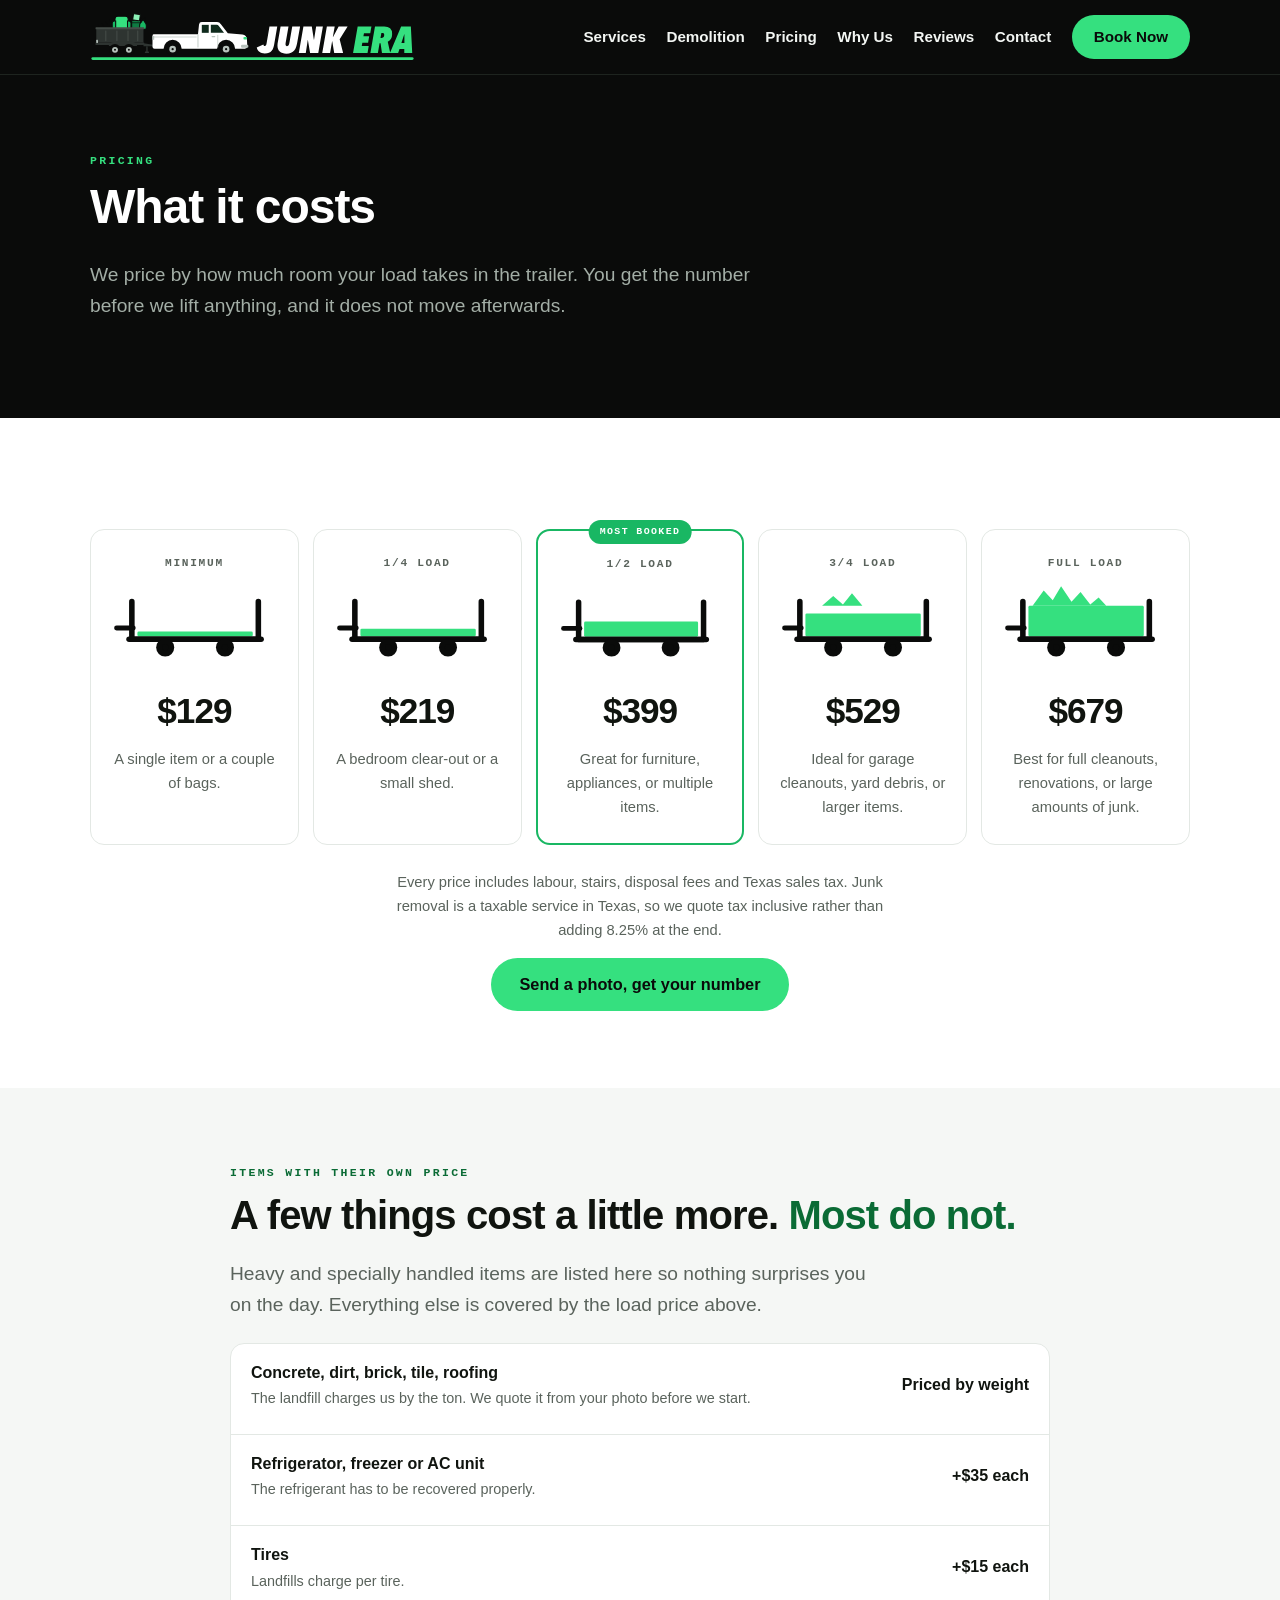
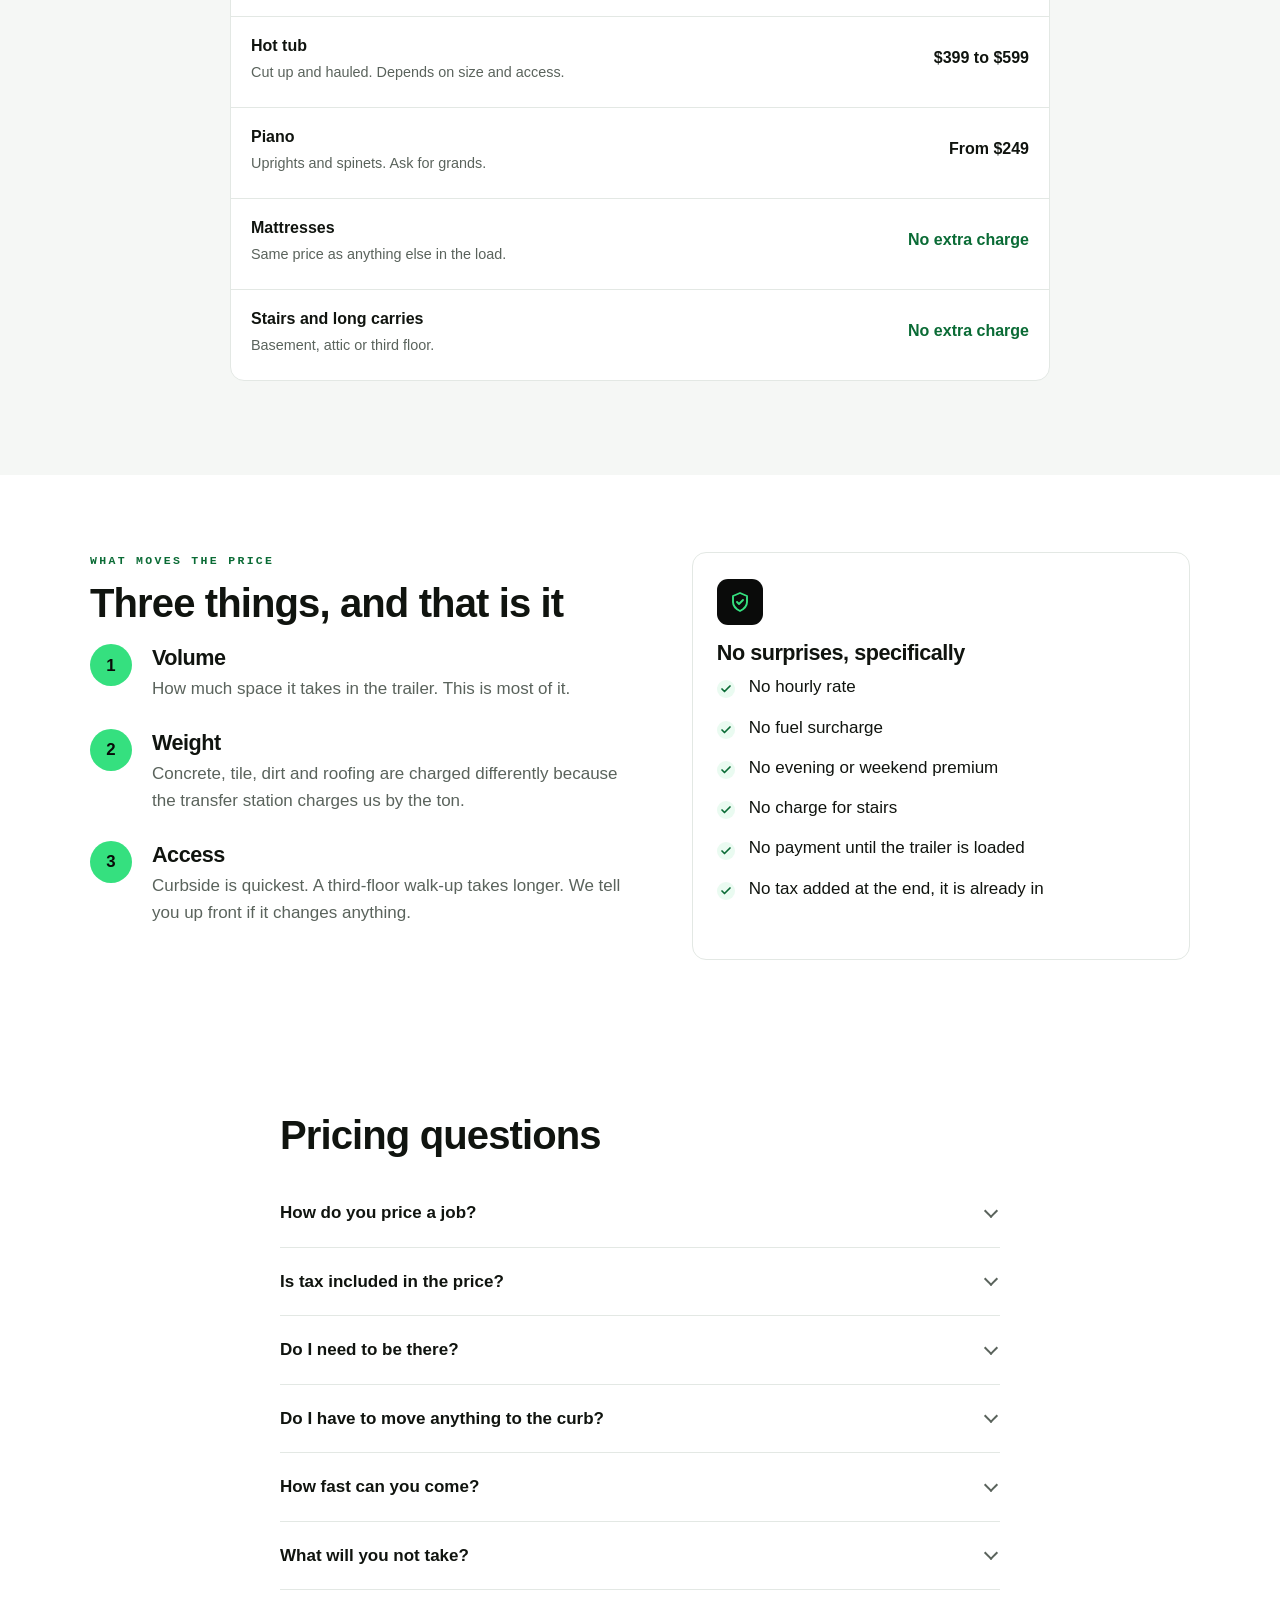
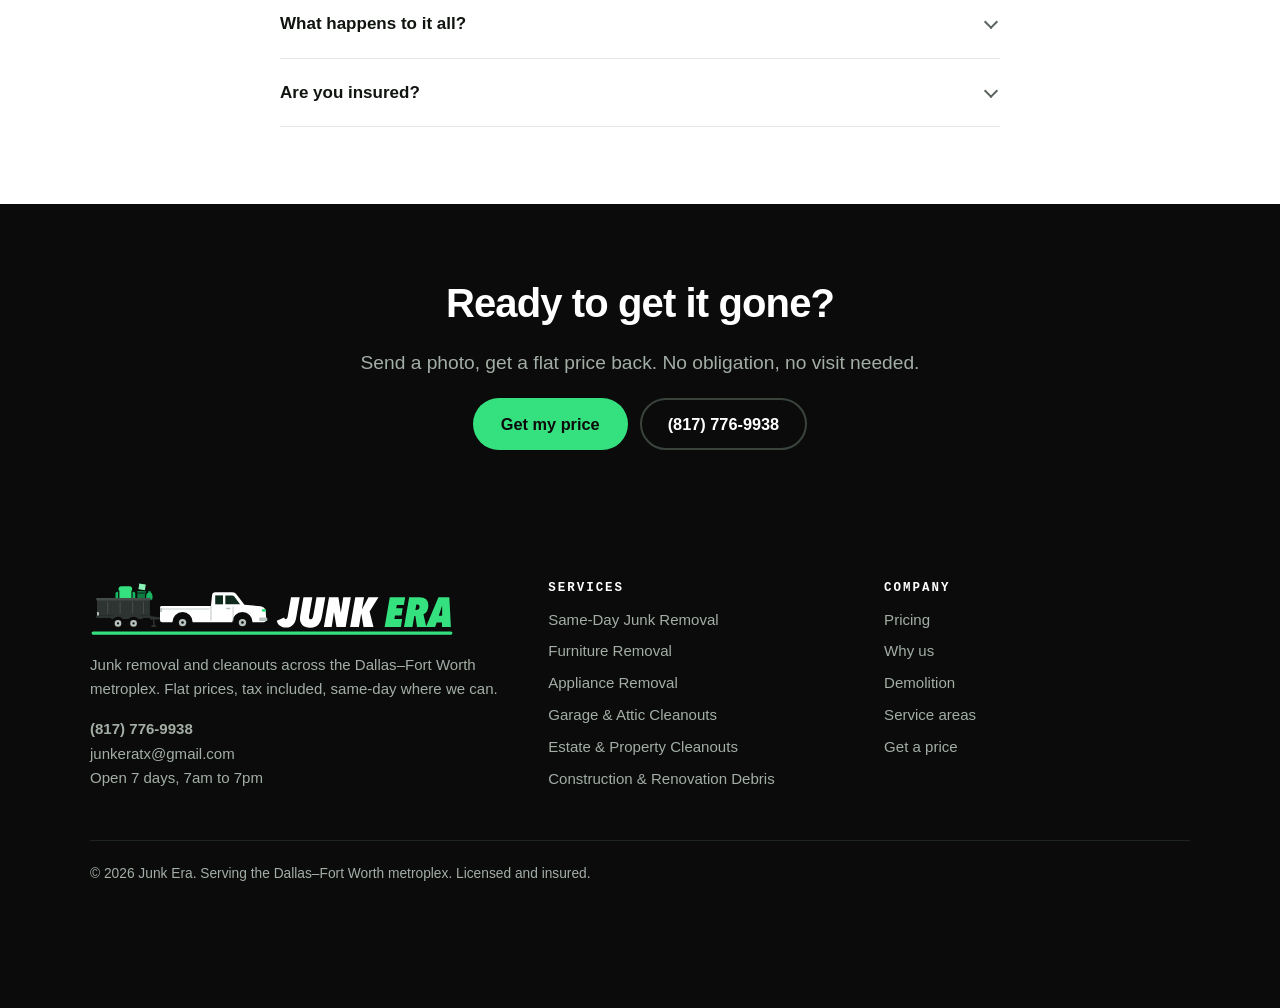
<file: pricing.html>
<!doctype html>
<html lang="en">
<head>
<meta charset="utf-8">
<meta name="viewport" content="width=device-width, initial-scale=1">
<title>Pricing | Junk Era</title>
<meta name="description" content="Flat, tax-included junk removal pricing in Irving and DFW. Priced by the space you fill in the trailer, quoted before we start.">
<link rel="canonical" href="https://junkeratx.com/pricing.html">
<meta name="theme-color" content="#0A0B0A">
<meta name="facebook-domain-verification" content="pfqvygi3fo51a682yfl552xx0j5bi7">
<meta property="og:title" content="Pricing | Junk Era">
<meta property="og:description" content="Flat, tax-included junk removal pricing in Irving and DFW. Priced by the space you fill in the trailer, quoted before we start.">
<meta property="og:type" content="website">
<meta property="og:url" content="https://junkeratx.com/pricing.html">
<link rel="icon" href="assets/img/favicon.svg" type="image/svg+xml">
<link rel="icon" href="assets/img/favicon.ico" sizes="any">
<link rel="apple-touch-icon" href="assets/img/apple-touch-icon.png">
<link rel="manifest" href="site.webmanifest">
<meta property="og:image" content="https://junkeratx.com/assets/img/og-image.png">
<meta property="og:image:width" content="1200">
<meta property="og:image:height" content="630">
<meta property="og:site_name" content="Junk Era">
<meta name="twitter:card" content="summary_large_image">
<meta name="twitter:image" content="https://junkeratx.com/assets/img/og-image.png">
<link rel="stylesheet" href="assets/css/style.css?v=11">

</head>
<body>
<a class="skip" href="#main">Skip to content</a>
<header class="site-head">
  <div class="wrap">
    <a class="brand" href="index.html" aria-label="Junk Era home"><svg role="img" aria-label="Junk Era" xmlns="http://www.w3.org/2000/svg" viewBox="-14 -6 940.168 144"><g transform="translate(166,0)"><g><g transform="translate(14,0)"><g transform="rotate(-24 -150 42)"><rect x="-176" y="20" rx="5" fill="#8BF0B5" stroke="#0A0B0A" stroke-width="3"/><path d="M-164,24 L-164,34 M-152,24 L-152,34 M-140,24 L-140,34 M-128,24 L-128,34" stroke="#0A0B0A" stroke-width="1.6" opacity=".35"/></g><path d="M-122,44 L-122,14 Q-122,6 -114,6 L-92,6 Q-84,6 -84,14 L-84,44 Z" fill="#35E07F" stroke="#0A0B0A" stroke-width="3"/><path d="M-130,44 L-130,26 Q-130,20 -124,20 L-120,20 L-120,44 Z" fill="#19B763" stroke="#0A0B0A" stroke-width="3"/><path d="M-86,44 L-86,20 L-82,20 Q-76,20 -76,26 L-76,44 Z" fill="#19B763" stroke="#0A0B0A" stroke-width="3"/><rect x="-74" y="18" width="26" height="24" rx="2" fill="#0E7A42" stroke="#0A0B0A" stroke-width="3"/><path d="M-74,25 L-48,25" stroke="#0A0B0A" stroke-width="2"/><rect x="-70" y="0" width="20" height="18" rx="2" fill="#8BF0B5" stroke="#0A0B0A" stroke-width="3" transform="rotate(8 -60 9)"/><path d="M-50,44 Q-54,26 -45,22 L-47,15 L-41,19 L-37,14 L-37,22 Q-29,28 -33,44 Z" fill="#19B763" stroke="#0A0B0A" stroke-width="3"/><path d="M-40,84 L-12,88 L-12,93 L-40,93 Z" fill="#2E3431"/><rect x="-32" y="93" width="4" height="17" fill="#2E3431"/><rect x="-36" y="108" width="12" height="4" rx="1" fill="#2E3431"/><path d="M-176,40 L-40,40 L-40,82 L-176,82 Z" fill="#2E3431"/><rect x="-178" y="82" width="140" height="7" fill="#2E3431"/><rect x="-178" y="38" width="140" height="6" rx="1.5" fill="#454C48"/><rect x="-150" y="47" width="3" height="31" rx="1.2" fill="#454C48"/><rect x="-118" y="47" width="3" height="31" rx="1.2" fill="#454C48"/><rect x="-86" y="47" width="3" height="31" rx="1.2" fill="#454C48"/><rect x="-58" y="47" width="3" height="31" rx="1.2" fill="#454C48"/><path d="M-140,92 Q-139,80 -118,80 L-78,80 Q-59,80 -58,92 Z" fill="#2E3431"/><circle cx="-122" cy="103" r="17" fill="#0A0B0A"/><circle cx="-122" cy="103" r="8.50" fill="#B7C2BC"/><circle cx="-122" cy="103" r="2.89" fill="#0A0B0A"/><circle cx="-82" cy="103" r="17" fill="#0A0B0A"/><circle cx="-82" cy="103" r="8.50" fill="#B7C2BC"/><circle cx="-82" cy="103" r="2.89" fill="#0A0B0A"/><rect x="-176" y="74" width="5" height="9" rx="1.2" fill="#B7C2BC"/></g><path d="M3,58 L131,58 L134,30 Q135,23 142,23 L186,23 Q193,23 197,29 L217,55 L259,59 Q271,61 272,73 L273,93 Q273,100 266,100 L238,100 A26,26 0 0 0 186,100 L84,100 A26,26 0 0 0 32,100 L6,100 Q0,100 0,94 L0,63 Q0,58 3,58 Z" fill="#FFFFFF"/><path d="M142,31 L162,31 L162,54 L142,54 Z" fill="#0F2A1C" rx="2"/><path d="M168,31 L185,31 Q189,31 191,34 L206,54 L168,54 Z" fill="#0F2A1C"/><path d="M131,58 L131,96" stroke="#B7C2BC" stroke-width="2.4"/><path d="M188,60 L188,96" stroke="#B7C2BC" stroke-width="2"/><rect x="170" y="63" width="11" height="3.4" rx="1.7" fill="#B7C2BC"/><path d="M4,66 L127,66" stroke="#B7C2BC" stroke-width="2"/><rect x="262" y="66" width="10" height="7" rx="2" fill="#35E07F"/><rect x="0" y="63" width="5" height="11" rx="1.5" fill="#B7C2BC"/><rect x="255" y="88" width="21" height="9" rx="3" fill="#B7C2BC"/><circle cx="58" cy="101" r="19" fill="#0A0B0A"/><circle cx="58" cy="101" r="9.50" fill="#B7C2BC"/><circle cx="58" cy="101" r="3.23" fill="#0A0B0A"/><circle cx="212" cy="101" r="19" fill="#0A0B0A"/><circle cx="212" cy="101" r="9.50" fill="#B7C2BC"/><circle cx="212" cy="101" r="3.23" fill="#0A0B0A"/></g></g><rect x="-10" y="124" width="928" height="8" rx="4" fill="#35E07F"/><path transform="translate(470.00,112.00)" d="M46.656 -26.136Q45.684 -20.412 44.01 -15.335999999999999Q42.336 -10.26 39.257999999999996 -6.48Q36.18 -2.7 31.374000000000002 -0.4860000000000001Q26.568 1.728 19.224 1.728Q14.363999999999999 1.728 10.53 0.32399999999999995Q6.696 -1.08 3.78 -3.402Q0.864 -5.724 -1.026 -8.91Q-2.916 -12.096 -3.78 -15.66L15.336 -24.084Q15.66 -22.248 16.686 -21.060000000000002Q17.712 -19.872 19.332 -19.872Q21.816 -19.872 22.896 -21.978Q23.976 -24.084 24.624 -28.08L32.94 -76.464H55.296Z M112.86 -29.808Q111.672 -23.004 109.674 -17.172Q107.676 -11.34 104.112 -7.074Q100.548 -2.808 95.094 -0.32399999999999984Q89.64 2.16 81.756 2.16Q75.384 2.16 70.578 0.43200000000000005Q65.77199999999999 -1.296 62.532 -4.374Q59.292 -7.452 57.618 -11.718Q55.944 -15.984 55.944 -21.06Q55.944 -23.22 56.16 -25.433999999999997Q56.376 -27.648 56.808 -29.916L64.908 -76.464H87.696L79.92 -31.536Q79.596 -29.7 79.38 -28.134Q79.164 -26.568 79.164 -25.272Q79.164 -22.68 80.19 -21.168Q81.216 -19.656 83.376 -19.656Q87.048 -19.656 88.398 -22.842Q89.74799999999999 -26.028 90.72 -31.536L98.49600000000001 -76.464H121.068Z M173.44799999999998 0.0H149.904L143.53199999999998 -37.476H143.208L137.48399999999998 0.0H117.396L130.68 -76.464H154.764L160.81199999999998 -37.908H161.244L167.292 -76.464H186.732Z M235.00799999999998 -39.636 244.944 0.0H219.34799999999998L213.732 -33.588H213.29999999999998L207.468 0.0H184.896L198.18 -76.464H220.752L215.45999999999998 -46.116H216.0L232.09199999999998 -76.464H257.904Z" fill="#FFFFFF"/><path transform="translate(742.34,112.00)" d="M50.76 -56.592H32.724L31.104 -47.952H47.736L44.604 -29.483999999999998H27.972L26.352 -20.196H46.44L42.984 0.0H1.296L14.58 -76.464H54.216Z M113.832 -54.972Q113.832 -46.656 110.538 -40.932Q107.244 -35.208 101.196 -32.616L108.432 0.0H84.564L80.46000000000001 -27.864H77.652L72.792 0.0H51.192L64.476 -76.464H90.936Q102.06 -76.464 107.946 -71.064Q113.832 -65.664 113.832 -54.972ZM91.044 -52.056Q91.044 -55.403999999999996 89.262 -56.483999999999995Q87.47999999999999 -57.564 85.86 -57.564H82.836L80.352 -43.416H82.72800000000001Q85.968 -43.416 88.506 -45.36Q91.044 -47.304 91.044 -52.056Z M148.824 -11.232H135.108L131.112 0.0H107.568L139.752 -76.464H167.724L171.72 0.0H148.824ZM140.508 -28.404H149.148V-53.568H148.716Z" fill="#35E07F"/></svg></a>
    <button class="navtoggle" aria-label="Menu" aria-expanded="false" aria-controls="nav">
      <span></span><span></span><span></span>
    </button>
    <nav class="nav" id="nav">
      <a href="services.html">Services</a><a href="demolition.html">Demolition</a><a href="pricing.html">Pricing</a><a href="why-us.html">Why Us</a><a href="index.html#reviews">Reviews</a><a href="contact.html">Contact</a>
      <a class="btn btn--primary" href="contact.html">Book Now</a>
    </nav>
  </div>
</header>

<main id="main">
<section class="sec sec--dark">
  <div class="wrap">
    <p class="eyebrow">Pricing</p>
    <h1 style="font-size:clamp(1.9rem, 1.3rem + 2.4vw, 3rem)">What it costs</h1>
    <p class="lede">We price by how much room your load takes in the trailer. You get the
      number before we lift anything, and it does not move afterwards.</p>
  </div>
</section>

<section class="sec"><div class="wrap center">
  <div class="ptable"><div class="ptier"><div class="frac">Minimum</div><svg class="trailer" viewBox="0 0 240 130" role="img" aria-hidden="true" fill="none">
  <path d="M8 72h24" stroke="currentColor" stroke-width="7" stroke-linecap="round"/>
  
  <rect x="38" y="77.0" width="166" height="7.0" rx="2" fill="var(--green)"/>
  <path d="M30 34v54h182V34" stroke="currentColor" stroke-width="8"
        stroke-linejoin="round" stroke-linecap="round"/>
  <path d="M26 88h190" stroke="currentColor" stroke-width="8" stroke-linecap="round"/>
  <circle cx="78" cy="100" r="13" fill="currentColor"/>
  <circle cx="78" cy="100" r="4.5" fill="var(--ink)"/>
  <circle cx="164" cy="100" r="13" fill="currentColor"/>
  <circle cx="164" cy="100" r="4.5" fill="var(--ink)"/>
</svg><div class="amt">$129</div><div class="desc">A single item or a couple of bags.</div></div><div class="ptier"><div class="frac">1/4 Load</div><svg class="trailer" viewBox="0 0 240 130" role="img" aria-hidden="true" fill="none">
  <path d="M8 72h24" stroke="currentColor" stroke-width="7" stroke-linecap="round"/>
  
  <rect x="38" y="73.0" width="166" height="11.0" rx="2" fill="var(--green)"/>
  <path d="M30 34v54h182V34" stroke="currentColor" stroke-width="8"
        stroke-linejoin="round" stroke-linecap="round"/>
  <path d="M26 88h190" stroke="currentColor" stroke-width="8" stroke-linecap="round"/>
  <circle cx="78" cy="100" r="13" fill="currentColor"/>
  <circle cx="78" cy="100" r="4.5" fill="var(--ink)"/>
  <circle cx="164" cy="100" r="13" fill="currentColor"/>
  <circle cx="164" cy="100" r="4.5" fill="var(--ink)"/>
</svg><div class="amt">$219</div><div class="desc">A bedroom clear-out or a small shed.</div></div><div class="ptier ptier--hero"><div class="frac">1/2 Load</div><svg class="trailer" viewBox="0 0 240 130" role="img" aria-hidden="true" fill="none">
  <path d="M8 72h24" stroke="currentColor" stroke-width="7" stroke-linecap="round"/>
  
  <rect x="38" y="62.0" width="166" height="22.0" rx="2" fill="var(--green)"/>
  <path d="M30 34v54h182V34" stroke="currentColor" stroke-width="8"
        stroke-linejoin="round" stroke-linecap="round"/>
  <path d="M26 88h190" stroke="currentColor" stroke-width="8" stroke-linecap="round"/>
  <circle cx="78" cy="100" r="13" fill="currentColor"/>
  <circle cx="78" cy="100" r="4.5" fill="var(--ink)"/>
  <circle cx="164" cy="100" r="13" fill="currentColor"/>
  <circle cx="164" cy="100" r="4.5" fill="var(--ink)"/>
</svg><div class="amt">$399</div><div class="desc">Great for furniture, appliances, or multiple items.</div></div><div class="ptier"><div class="frac">3/4 Load</div><svg class="trailer" viewBox="0 0 240 130" role="img" aria-hidden="true" fill="none">
  <path d="M8 72h24" stroke="currentColor" stroke-width="7" stroke-linecap="round"/>
  <path d="M62 40 78 26l14 12 13-16 15 18z" fill="var(--green)"/>
  <rect x="38" y="51.0" width="166" height="33.0" rx="2" fill="var(--green)"/>
  <path d="M30 34v54h182V34" stroke="currentColor" stroke-width="8"
        stroke-linejoin="round" stroke-linecap="round"/>
  <path d="M26 88h190" stroke="currentColor" stroke-width="8" stroke-linecap="round"/>
  <circle cx="78" cy="100" r="13" fill="currentColor"/>
  <circle cx="78" cy="100" r="4.5" fill="var(--ink)"/>
  <circle cx="164" cy="100" r="13" fill="currentColor"/>
  <circle cx="164" cy="100" r="4.5" fill="var(--ink)"/>
</svg><div class="amt">$529</div><div class="desc">Ideal for garage cleanouts, yard debris, or larger items.</div></div><div class="ptier"><div class="frac">Full Load</div><svg class="trailer" viewBox="0 0 240 130" role="img" aria-hidden="true" fill="none">
  <path d="M8 72h24" stroke="currentColor" stroke-width="7" stroke-linecap="round"/>
  <path d="M44 40 60 18l13 14 12-20 15 22 13-14 14 18 12-10 11 12v0z" fill="var(--green)"/>
  <rect x="38" y="40.0" width="166" height="44.0" rx="2" fill="var(--green)"/>
  <path d="M30 34v54h182V34" stroke="currentColor" stroke-width="8"
        stroke-linejoin="round" stroke-linecap="round"/>
  <path d="M26 88h190" stroke="currentColor" stroke-width="8" stroke-linecap="round"/>
  <circle cx="78" cy="100" r="13" fill="currentColor"/>
  <circle cx="78" cy="100" r="4.5" fill="var(--ink)"/>
  <circle cx="164" cy="100" r="13" fill="currentColor"/>
  <circle cx="164" cy="100" r="4.5" fill="var(--ink)"/>
</svg><div class="amt">$679</div><div class="desc">Best for full cleanouts, renovations, or large amounts of junk.</div></div></div>
  <p class="taxnote" style="margin-top:26px;max-width:62ch;margin-inline:auto">
    Every price includes labour, stairs, disposal fees and Texas sales tax. Junk removal is
    a taxable service in Texas, so we quote tax inclusive rather than adding 8.25% at the end.
  </p>
  <div class="btns" style="margin-top:8px"><a class="btn btn--primary" href="contact.html">Send a photo, get your number</a></div>
</div></section>

<section class="sec sec--paper2" id="extras"><div class="wrap" style="max-width:860px">
  <p class="eyebrow">Items with their own price</p>
  <h2>A few things cost a little more. <span class="hl">Most do not.</span></h2>
  <p class="lede">Heavy and specially handled items are listed here so nothing surprises you on the day.
    Everything else is covered by the load price above.</p>
  <ul class="addons"><li><div><strong>Concrete, dirt, brick, tile, roofing</strong><span>The landfill charges us by the ton. We quote it from your photo before we start.</span></div><b class="">Priced by weight</b></li><li><div><strong>Refrigerator, freezer or AC unit</strong><span>The refrigerant has to be recovered properly.</span></div><b class="">+$35 each</b></li><li><div><strong>Tires</strong><span>Landfills charge per tire.</span></div><b class="">+$15 each</b></li><li><div><strong>Hot tub</strong><span>Cut up and hauled. Depends on size and access.</span></div><b class="">$399 to $599</b></li><li><div><strong>Piano</strong><span>Uprights and spinets. Ask for grands.</span></div><b class="">From $249</b></li><li><div><strong>Mattresses</strong><span>Same price as anything else in the load.</span></div><b class="free">No extra charge</b></li><li><div><strong>Stairs and long carries</strong><span>Basement, attic or third floor.</span></div><b class="free">No extra charge</b></li></ul>
</div></section>

<section class="sec"><div class="wrap split">
  <div>
    <p class="eyebrow">What moves the price</p>
    <h2>Three things, and that is it</h2>
    <ol class="steps">
      <li><h3>Volume</h3><p>How much space it takes in the trailer. This is most of it.</p></li>
      <li><h3>Weight</h3><p>Concrete, tile, dirt and roofing are charged differently because
        the transfer station charges us by the ton.</p></li>
      <li><h3>Access</h3><p>Curbside is quickest. A third-floor walk-up takes longer. We tell
        you up front if it changes anything.</p></li>
    </ol>
  </div>
  <div class="card">
    <div class="ico"><svg class="" viewBox="0 0 24 24" aria-hidden="true"><path d="M12 3 5 6v6c0 4 3 7 7 9 4-2 7-5 7-9V6z"/><path d="m9 12 2 2 4-4"/></svg></div>
    <h3>No surprises, specifically</h3>
    <ul class="checks">
      <li>No hourly rate</li><li>No fuel surcharge</li>
      <li>No evening or weekend premium</li><li>No charge for stairs</li>
      <li>No payment until the trailer is loaded</li>
      <li>No tax added at the end, it is already in</li>
    </ul>
  </div>
</div></section>

<section class="sec"><div class="wrap" style="max-width:760px">
  <h2>Pricing questions</h2>
  <div class="faq"><details><summary>How do you price a job?</summary><p>By how much space it takes up in the trailer, not by the hour. Send a photo and you get a flat price before we start. The price you are quoted is the price you pay.</p></details><details><summary>Is tax included in the price?</summary><p>Yes. Junk removal is a taxable service in Texas, so rather than surprise you at the end we quote tax inclusive. The number we tell you is the number you pay.</p></details><details><summary>Do I need to be there?</summary><p>No, as long as we can get to the items and you have told us what is going. Plenty of our cleanouts happen while the customer is at work.</p></details><details><summary>Do I have to move anything to the curb?</summary><p>Never. It is in the price. We carry it out of the basement, the attic or the third floor.</p></details><details><summary>How fast can you come?</summary><p>Usually the same day. If you catch us early, often within a couple of hours.</p></details><details><summary>What will you not take?</summary><p>Hazardous material: wet paint, fuel and motor oil, chemicals, asbestos, medical waste, propane tanks and ammunition. If you are not sure, send a photo and we will tell you straight.</p></details><details><summary>What happens to it all?</summary><p>Anything still usable goes to donation and metal goes to recycling. Only what is genuinely finished goes to the transfer station.</p></details><details><summary>Are you insured?</summary><p>Yes, and we can send the certificate before we arrive. Property managers usually want it on file, which is no problem.</p></details></div>
</div></section>
<section class="sec sec--dark center">
  <div class="wrap">
    <h2>Ready to get it gone?</h2>
    <p class="lede">Send a photo, get a flat price back. No obligation, no visit needed.</p>
    <div class="btns">
      <a class="btn btn--primary" href="contact.html">Get my price</a>
      <a class="btn btn--ghost" href="tel:+18177769938">(817) 776-9938</a>
    </div>
  </div>
</section></main>
<footer class="site-foot">
  <div class="wrap">
    <div class="foot-grid">
      <div>
        <div class="footlogo"><svg role="img" aria-label="Junk Era" xmlns="http://www.w3.org/2000/svg" viewBox="-14 -6 940.168 144"><g transform="translate(166,0)"><g><g transform="translate(14,0)"><g transform="rotate(-24 -150 42)"><rect x="-176" y="20" rx="5" fill="#8BF0B5" stroke="#0A0B0A" stroke-width="3"/><path d="M-164,24 L-164,34 M-152,24 L-152,34 M-140,24 L-140,34 M-128,24 L-128,34" stroke="#0A0B0A" stroke-width="1.6" opacity=".35"/></g><path d="M-122,44 L-122,14 Q-122,6 -114,6 L-92,6 Q-84,6 -84,14 L-84,44 Z" fill="#35E07F" stroke="#0A0B0A" stroke-width="3"/><path d="M-130,44 L-130,26 Q-130,20 -124,20 L-120,20 L-120,44 Z" fill="#19B763" stroke="#0A0B0A" stroke-width="3"/><path d="M-86,44 L-86,20 L-82,20 Q-76,20 -76,26 L-76,44 Z" fill="#19B763" stroke="#0A0B0A" stroke-width="3"/><rect x="-74" y="18" width="26" height="24" rx="2" fill="#0E7A42" stroke="#0A0B0A" stroke-width="3"/><path d="M-74,25 L-48,25" stroke="#0A0B0A" stroke-width="2"/><rect x="-70" y="0" width="20" height="18" rx="2" fill="#8BF0B5" stroke="#0A0B0A" stroke-width="3" transform="rotate(8 -60 9)"/><path d="M-50,44 Q-54,26 -45,22 L-47,15 L-41,19 L-37,14 L-37,22 Q-29,28 -33,44 Z" fill="#19B763" stroke="#0A0B0A" stroke-width="3"/><path d="M-40,84 L-12,88 L-12,93 L-40,93 Z" fill="#2E3431"/><rect x="-32" y="93" width="4" height="17" fill="#2E3431"/><rect x="-36" y="108" width="12" height="4" rx="1" fill="#2E3431"/><path d="M-176,40 L-40,40 L-40,82 L-176,82 Z" fill="#2E3431"/><rect x="-178" y="82" width="140" height="7" fill="#2E3431"/><rect x="-178" y="38" width="140" height="6" rx="1.5" fill="#454C48"/><rect x="-150" y="47" width="3" height="31" rx="1.2" fill="#454C48"/><rect x="-118" y="47" width="3" height="31" rx="1.2" fill="#454C48"/><rect x="-86" y="47" width="3" height="31" rx="1.2" fill="#454C48"/><rect x="-58" y="47" width="3" height="31" rx="1.2" fill="#454C48"/><path d="M-140,92 Q-139,80 -118,80 L-78,80 Q-59,80 -58,92 Z" fill="#2E3431"/><circle cx="-122" cy="103" r="17" fill="#0A0B0A"/><circle cx="-122" cy="103" r="8.50" fill="#B7C2BC"/><circle cx="-122" cy="103" r="2.89" fill="#0A0B0A"/><circle cx="-82" cy="103" r="17" fill="#0A0B0A"/><circle cx="-82" cy="103" r="8.50" fill="#B7C2BC"/><circle cx="-82" cy="103" r="2.89" fill="#0A0B0A"/><rect x="-176" y="74" width="5" height="9" rx="1.2" fill="#B7C2BC"/></g><path d="M3,58 L131,58 L134,30 Q135,23 142,23 L186,23 Q193,23 197,29 L217,55 L259,59 Q271,61 272,73 L273,93 Q273,100 266,100 L238,100 A26,26 0 0 0 186,100 L84,100 A26,26 0 0 0 32,100 L6,100 Q0,100 0,94 L0,63 Q0,58 3,58 Z" fill="#FFFFFF"/><path d="M142,31 L162,31 L162,54 L142,54 Z" fill="#0F2A1C" rx="2"/><path d="M168,31 L185,31 Q189,31 191,34 L206,54 L168,54 Z" fill="#0F2A1C"/><path d="M131,58 L131,96" stroke="#B7C2BC" stroke-width="2.4"/><path d="M188,60 L188,96" stroke="#B7C2BC" stroke-width="2"/><rect x="170" y="63" width="11" height="3.4" rx="1.7" fill="#B7C2BC"/><path d="M4,66 L127,66" stroke="#B7C2BC" stroke-width="2"/><rect x="262" y="66" width="10" height="7" rx="2" fill="#35E07F"/><rect x="0" y="63" width="5" height="11" rx="1.5" fill="#B7C2BC"/><rect x="255" y="88" width="21" height="9" rx="3" fill="#B7C2BC"/><circle cx="58" cy="101" r="19" fill="#0A0B0A"/><circle cx="58" cy="101" r="9.50" fill="#B7C2BC"/><circle cx="58" cy="101" r="3.23" fill="#0A0B0A"/><circle cx="212" cy="101" r="19" fill="#0A0B0A"/><circle cx="212" cy="101" r="9.50" fill="#B7C2BC"/><circle cx="212" cy="101" r="3.23" fill="#0A0B0A"/></g></g><rect x="-10" y="124" width="928" height="8" rx="4" fill="#35E07F"/><path transform="translate(470.00,112.00)" d="M46.656 -26.136Q45.684 -20.412 44.01 -15.335999999999999Q42.336 -10.26 39.257999999999996 -6.48Q36.18 -2.7 31.374000000000002 -0.4860000000000001Q26.568 1.728 19.224 1.728Q14.363999999999999 1.728 10.53 0.32399999999999995Q6.696 -1.08 3.78 -3.402Q0.864 -5.724 -1.026 -8.91Q-2.916 -12.096 -3.78 -15.66L15.336 -24.084Q15.66 -22.248 16.686 -21.060000000000002Q17.712 -19.872 19.332 -19.872Q21.816 -19.872 22.896 -21.978Q23.976 -24.084 24.624 -28.08L32.94 -76.464H55.296Z M112.86 -29.808Q111.672 -23.004 109.674 -17.172Q107.676 -11.34 104.112 -7.074Q100.548 -2.808 95.094 -0.32399999999999984Q89.64 2.16 81.756 2.16Q75.384 2.16 70.578 0.43200000000000005Q65.77199999999999 -1.296 62.532 -4.374Q59.292 -7.452 57.618 -11.718Q55.944 -15.984 55.944 -21.06Q55.944 -23.22 56.16 -25.433999999999997Q56.376 -27.648 56.808 -29.916L64.908 -76.464H87.696L79.92 -31.536Q79.596 -29.7 79.38 -28.134Q79.164 -26.568 79.164 -25.272Q79.164 -22.68 80.19 -21.168Q81.216 -19.656 83.376 -19.656Q87.048 -19.656 88.398 -22.842Q89.74799999999999 -26.028 90.72 -31.536L98.49600000000001 -76.464H121.068Z M173.44799999999998 0.0H149.904L143.53199999999998 -37.476H143.208L137.48399999999998 0.0H117.396L130.68 -76.464H154.764L160.81199999999998 -37.908H161.244L167.292 -76.464H186.732Z M235.00799999999998 -39.636 244.944 0.0H219.34799999999998L213.732 -33.588H213.29999999999998L207.468 0.0H184.896L198.18 -76.464H220.752L215.45999999999998 -46.116H216.0L232.09199999999998 -76.464H257.904Z" fill="#FFFFFF"/><path transform="translate(742.34,112.00)" d="M50.76 -56.592H32.724L31.104 -47.952H47.736L44.604 -29.483999999999998H27.972L26.352 -20.196H46.44L42.984 0.0H1.296L14.58 -76.464H54.216Z M113.832 -54.972Q113.832 -46.656 110.538 -40.932Q107.244 -35.208 101.196 -32.616L108.432 0.0H84.564L80.46000000000001 -27.864H77.652L72.792 0.0H51.192L64.476 -76.464H90.936Q102.06 -76.464 107.946 -71.064Q113.832 -65.664 113.832 -54.972ZM91.044 -52.056Q91.044 -55.403999999999996 89.262 -56.483999999999995Q87.47999999999999 -57.564 85.86 -57.564H82.836L80.352 -43.416H82.72800000000001Q85.968 -43.416 88.506 -45.36Q91.044 -47.304 91.044 -52.056Z M148.824 -11.232H135.108L131.112 0.0H107.568L139.752 -76.464H167.724L171.72 0.0H148.824ZM140.508 -28.404H149.148V-53.568H148.716Z" fill="#35E07F"/></svg></div>
        <p>Junk removal and cleanouts across the Dallas&ndash;Fort Worth metroplex.
           Flat prices, tax included, same-day where we can.</p>
        <p><a href="tel:+18177769938"><strong>(817) 776-9938</strong></a><br>
           <a href="mailto:junkeratx@gmail.com">junkeratx@gmail.com</a><br>Open 7 days, 7am to 7pm</p>
      </div>
      <div><h4>Services</h4><ul><li><a href="service-same-day.html">Same-Day Junk Removal</a></li><li><a href="service-furniture.html">Furniture Removal</a></li><li><a href="service-appliances.html">Appliance Removal</a></li><li><a href="service-garage-cleanout.html">Garage &amp; Attic Cleanouts</a></li><li><a href="service-estate-cleanout.html">Estate &amp; Property Cleanouts</a></li><li><a href="service-construction-debris.html">Construction &amp; Renovation Debris</a></li></ul></div>
      <div><h4>Company</h4><ul>
        <li><a href="pricing.html">Pricing</a></li>
        <li><a href="why-us.html">Why us</a></li>
        <li><a href="demolition.html">Demolition</a></li>
        <li><a href="index.html#areas">Service areas</a></li>
        <li><a href="contact.html">Get a price</a></li>
      </ul></div>
    </div>
    <div class="legal">
      <p>&copy; <span id="yr">2026</span> Junk Era. Serving the Dallas&ndash;Fort Worth
      metroplex. Licensed and insured.</p>
    </div>
  </div>
</footer>
<div class="callbar">
  <a class="btn btn--primary" href="tel:+18177769938">Call now</a>
  <a class="btn btn--ghost" href="contact.html">Get a price</a>
</div>
<script src="assets/js/main.js?v=11"></script>
</body>
</html>
</file>
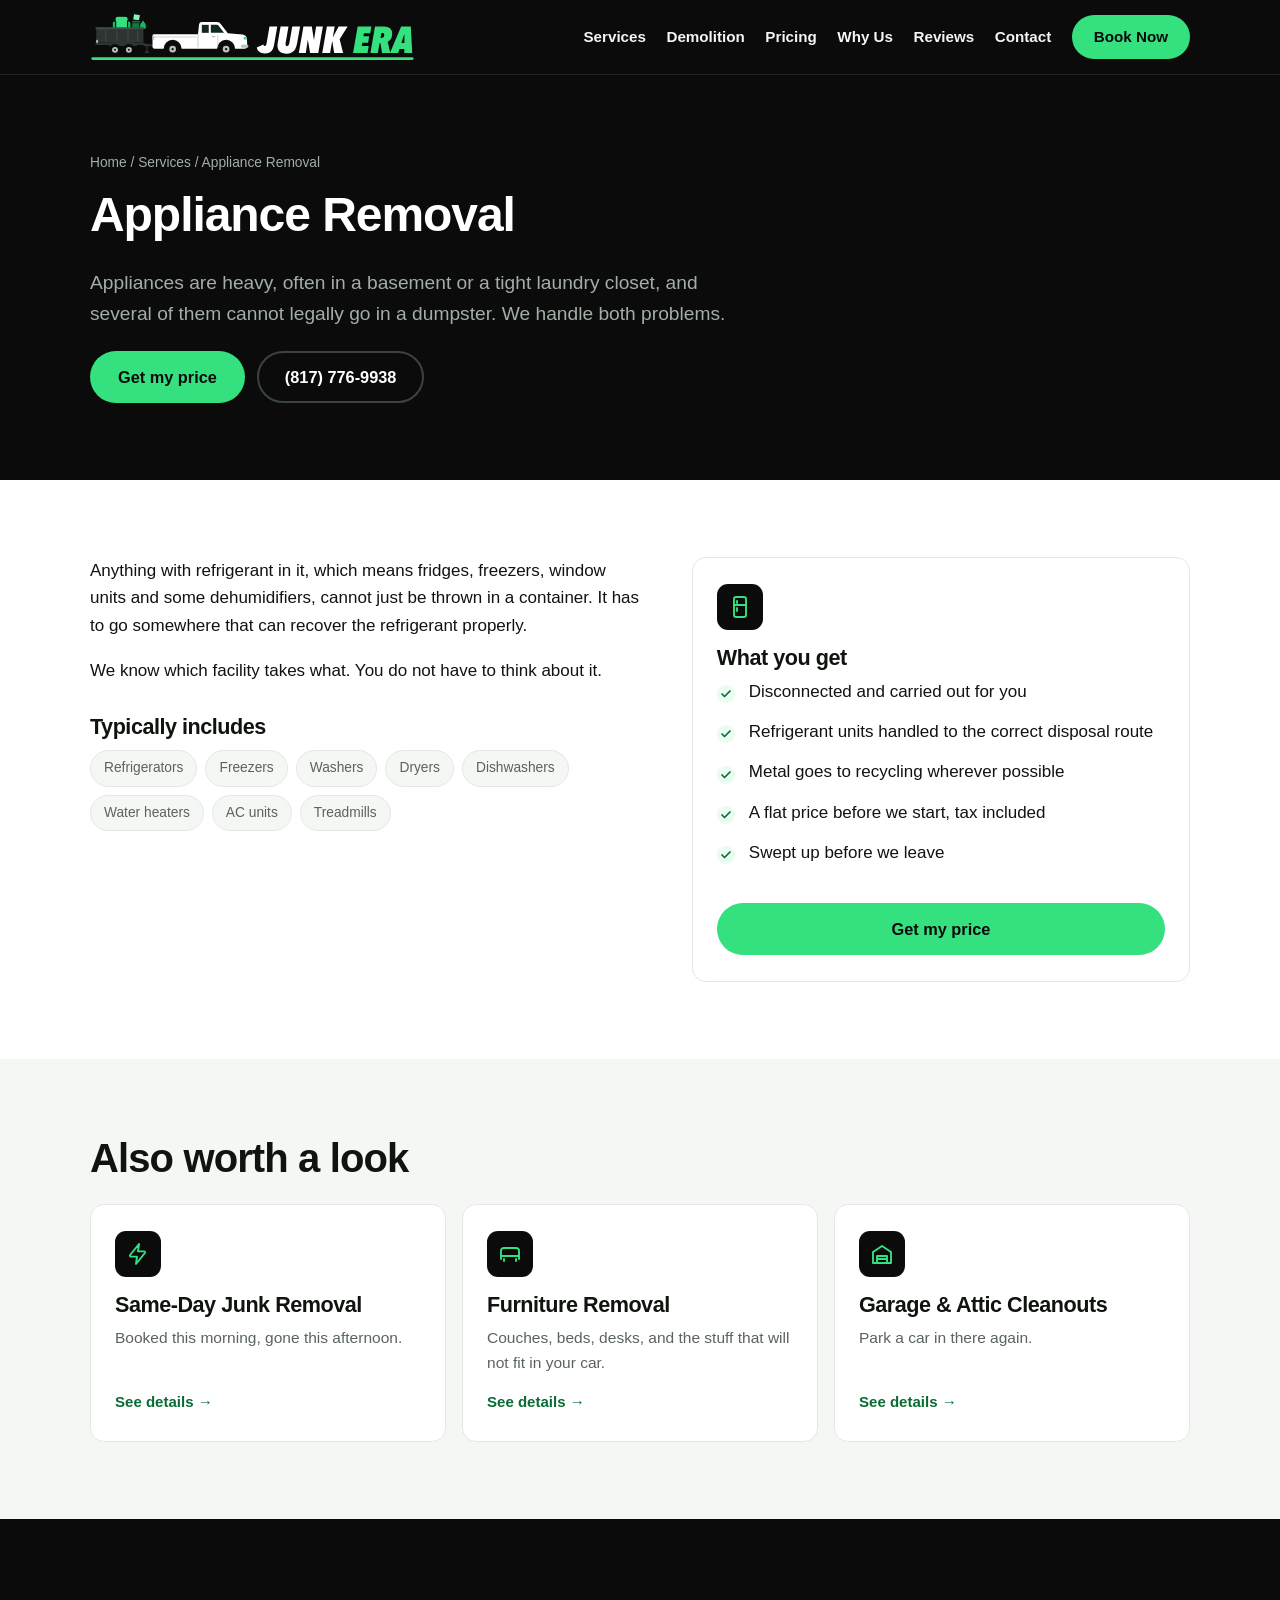
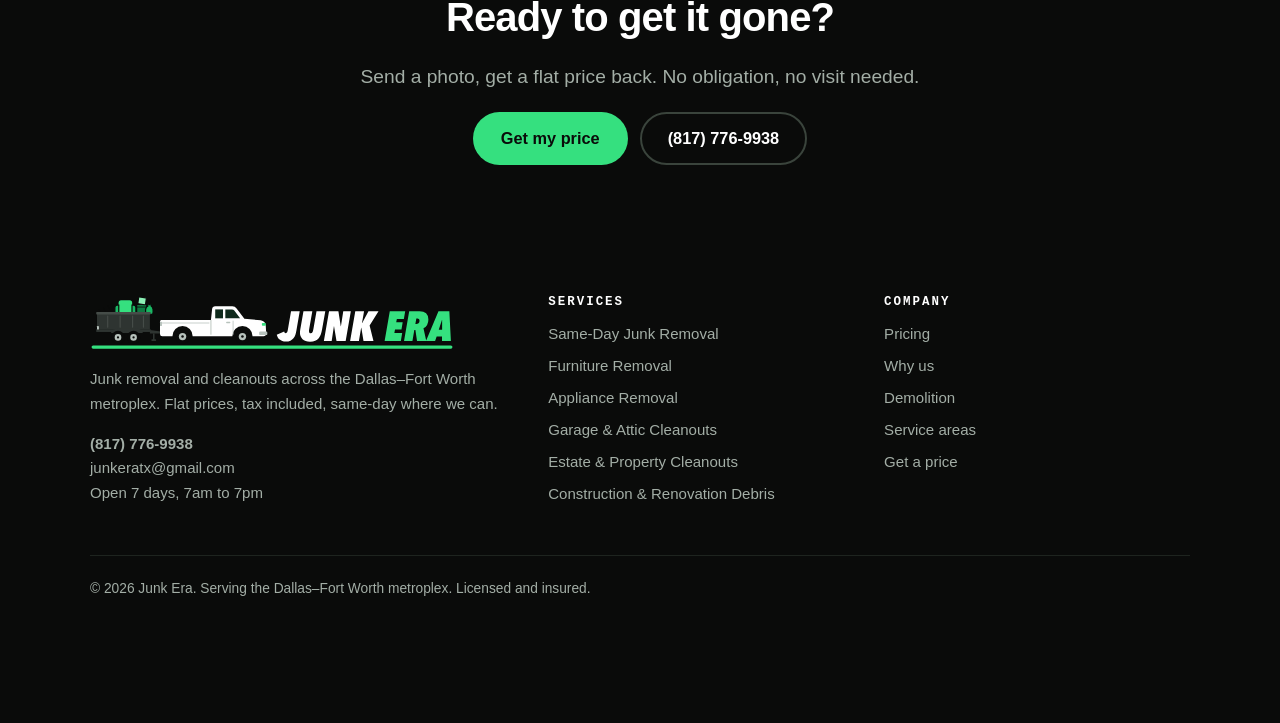
<file: service-appliances.html>
<!doctype html>
<html lang="en">
<head>
<meta charset="utf-8">
<meta name="viewport" content="width=device-width, initial-scale=1">
<title>Appliance Removal in Irving &amp; DFW | Junk Era</title>
<meta name="description" content="Fridges, washers, dryers, water heaters, treadmills. Junk Era covers Irving and the DFW metroplex with flat, tax-included pricing and same-day slots.">
<link rel="canonical" href="https://junkeratx.com/service-appliances.html">
<meta name="theme-color" content="#0A0B0A">
<meta name="facebook-domain-verification" content="pfqvygi3fo51a682yfl552xx0j5bi7">
<meta property="og:title" content="Appliance Removal in Irving &amp; DFW | Junk Era">
<meta property="og:description" content="Fridges, washers, dryers, water heaters, treadmills. Junk Era covers Irving and the DFW metroplex with flat, tax-included pricing and same-day slots.">
<meta property="og:type" content="website">
<meta property="og:url" content="https://junkeratx.com/service-appliances.html">
<link rel="icon" href="assets/img/favicon.svg" type="image/svg+xml">
<link rel="icon" href="assets/img/favicon.ico" sizes="any">
<link rel="apple-touch-icon" href="assets/img/apple-touch-icon.png">
<link rel="manifest" href="site.webmanifest">
<meta property="og:image" content="https://junkeratx.com/assets/img/og-image.png">
<meta property="og:image:width" content="1200">
<meta property="og:image:height" content="630">
<meta property="og:site_name" content="Junk Era">
<meta name="twitter:card" content="summary_large_image">
<meta name="twitter:image" content="https://junkeratx.com/assets/img/og-image.png">
<link rel="stylesheet" href="assets/css/style.css?v=11">

</head>
<body>
<a class="skip" href="#main">Skip to content</a>
<header class="site-head">
  <div class="wrap">
    <a class="brand" href="index.html" aria-label="Junk Era home"><svg role="img" aria-label="Junk Era" xmlns="http://www.w3.org/2000/svg" viewBox="-14 -6 940.168 144"><g transform="translate(166,0)"><g><g transform="translate(14,0)"><g transform="rotate(-24 -150 42)"><rect x="-176" y="20" rx="5" fill="#8BF0B5" stroke="#0A0B0A" stroke-width="3"/><path d="M-164,24 L-164,34 M-152,24 L-152,34 M-140,24 L-140,34 M-128,24 L-128,34" stroke="#0A0B0A" stroke-width="1.6" opacity=".35"/></g><path d="M-122,44 L-122,14 Q-122,6 -114,6 L-92,6 Q-84,6 -84,14 L-84,44 Z" fill="#35E07F" stroke="#0A0B0A" stroke-width="3"/><path d="M-130,44 L-130,26 Q-130,20 -124,20 L-120,20 L-120,44 Z" fill="#19B763" stroke="#0A0B0A" stroke-width="3"/><path d="M-86,44 L-86,20 L-82,20 Q-76,20 -76,26 L-76,44 Z" fill="#19B763" stroke="#0A0B0A" stroke-width="3"/><rect x="-74" y="18" width="26" height="24" rx="2" fill="#0E7A42" stroke="#0A0B0A" stroke-width="3"/><path d="M-74,25 L-48,25" stroke="#0A0B0A" stroke-width="2"/><rect x="-70" y="0" width="20" height="18" rx="2" fill="#8BF0B5" stroke="#0A0B0A" stroke-width="3" transform="rotate(8 -60 9)"/><path d="M-50,44 Q-54,26 -45,22 L-47,15 L-41,19 L-37,14 L-37,22 Q-29,28 -33,44 Z" fill="#19B763" stroke="#0A0B0A" stroke-width="3"/><path d="M-40,84 L-12,88 L-12,93 L-40,93 Z" fill="#2E3431"/><rect x="-32" y="93" width="4" height="17" fill="#2E3431"/><rect x="-36" y="108" width="12" height="4" rx="1" fill="#2E3431"/><path d="M-176,40 L-40,40 L-40,82 L-176,82 Z" fill="#2E3431"/><rect x="-178" y="82" width="140" height="7" fill="#2E3431"/><rect x="-178" y="38" width="140" height="6" rx="1.5" fill="#454C48"/><rect x="-150" y="47" width="3" height="31" rx="1.2" fill="#454C48"/><rect x="-118" y="47" width="3" height="31" rx="1.2" fill="#454C48"/><rect x="-86" y="47" width="3" height="31" rx="1.2" fill="#454C48"/><rect x="-58" y="47" width="3" height="31" rx="1.2" fill="#454C48"/><path d="M-140,92 Q-139,80 -118,80 L-78,80 Q-59,80 -58,92 Z" fill="#2E3431"/><circle cx="-122" cy="103" r="17" fill="#0A0B0A"/><circle cx="-122" cy="103" r="8.50" fill="#B7C2BC"/><circle cx="-122" cy="103" r="2.89" fill="#0A0B0A"/><circle cx="-82" cy="103" r="17" fill="#0A0B0A"/><circle cx="-82" cy="103" r="8.50" fill="#B7C2BC"/><circle cx="-82" cy="103" r="2.89" fill="#0A0B0A"/><rect x="-176" y="74" width="5" height="9" rx="1.2" fill="#B7C2BC"/></g><path d="M3,58 L131,58 L134,30 Q135,23 142,23 L186,23 Q193,23 197,29 L217,55 L259,59 Q271,61 272,73 L273,93 Q273,100 266,100 L238,100 A26,26 0 0 0 186,100 L84,100 A26,26 0 0 0 32,100 L6,100 Q0,100 0,94 L0,63 Q0,58 3,58 Z" fill="#FFFFFF"/><path d="M142,31 L162,31 L162,54 L142,54 Z" fill="#0F2A1C" rx="2"/><path d="M168,31 L185,31 Q189,31 191,34 L206,54 L168,54 Z" fill="#0F2A1C"/><path d="M131,58 L131,96" stroke="#B7C2BC" stroke-width="2.4"/><path d="M188,60 L188,96" stroke="#B7C2BC" stroke-width="2"/><rect x="170" y="63" width="11" height="3.4" rx="1.7" fill="#B7C2BC"/><path d="M4,66 L127,66" stroke="#B7C2BC" stroke-width="2"/><rect x="262" y="66" width="10" height="7" rx="2" fill="#35E07F"/><rect x="0" y="63" width="5" height="11" rx="1.5" fill="#B7C2BC"/><rect x="255" y="88" width="21" height="9" rx="3" fill="#B7C2BC"/><circle cx="58" cy="101" r="19" fill="#0A0B0A"/><circle cx="58" cy="101" r="9.50" fill="#B7C2BC"/><circle cx="58" cy="101" r="3.23" fill="#0A0B0A"/><circle cx="212" cy="101" r="19" fill="#0A0B0A"/><circle cx="212" cy="101" r="9.50" fill="#B7C2BC"/><circle cx="212" cy="101" r="3.23" fill="#0A0B0A"/></g></g><rect x="-10" y="124" width="928" height="8" rx="4" fill="#35E07F"/><path transform="translate(470.00,112.00)" d="M46.656 -26.136Q45.684 -20.412 44.01 -15.335999999999999Q42.336 -10.26 39.257999999999996 -6.48Q36.18 -2.7 31.374000000000002 -0.4860000000000001Q26.568 1.728 19.224 1.728Q14.363999999999999 1.728 10.53 0.32399999999999995Q6.696 -1.08 3.78 -3.402Q0.864 -5.724 -1.026 -8.91Q-2.916 -12.096 -3.78 -15.66L15.336 -24.084Q15.66 -22.248 16.686 -21.060000000000002Q17.712 -19.872 19.332 -19.872Q21.816 -19.872 22.896 -21.978Q23.976 -24.084 24.624 -28.08L32.94 -76.464H55.296Z M112.86 -29.808Q111.672 -23.004 109.674 -17.172Q107.676 -11.34 104.112 -7.074Q100.548 -2.808 95.094 -0.32399999999999984Q89.64 2.16 81.756 2.16Q75.384 2.16 70.578 0.43200000000000005Q65.77199999999999 -1.296 62.532 -4.374Q59.292 -7.452 57.618 -11.718Q55.944 -15.984 55.944 -21.06Q55.944 -23.22 56.16 -25.433999999999997Q56.376 -27.648 56.808 -29.916L64.908 -76.464H87.696L79.92 -31.536Q79.596 -29.7 79.38 -28.134Q79.164 -26.568 79.164 -25.272Q79.164 -22.68 80.19 -21.168Q81.216 -19.656 83.376 -19.656Q87.048 -19.656 88.398 -22.842Q89.74799999999999 -26.028 90.72 -31.536L98.49600000000001 -76.464H121.068Z M173.44799999999998 0.0H149.904L143.53199999999998 -37.476H143.208L137.48399999999998 0.0H117.396L130.68 -76.464H154.764L160.81199999999998 -37.908H161.244L167.292 -76.464H186.732Z M235.00799999999998 -39.636 244.944 0.0H219.34799999999998L213.732 -33.588H213.29999999999998L207.468 0.0H184.896L198.18 -76.464H220.752L215.45999999999998 -46.116H216.0L232.09199999999998 -76.464H257.904Z" fill="#FFFFFF"/><path transform="translate(742.34,112.00)" d="M50.76 -56.592H32.724L31.104 -47.952H47.736L44.604 -29.483999999999998H27.972L26.352 -20.196H46.44L42.984 0.0H1.296L14.58 -76.464H54.216Z M113.832 -54.972Q113.832 -46.656 110.538 -40.932Q107.244 -35.208 101.196 -32.616L108.432 0.0H84.564L80.46000000000001 -27.864H77.652L72.792 0.0H51.192L64.476 -76.464H90.936Q102.06 -76.464 107.946 -71.064Q113.832 -65.664 113.832 -54.972ZM91.044 -52.056Q91.044 -55.403999999999996 89.262 -56.483999999999995Q87.47999999999999 -57.564 85.86 -57.564H82.836L80.352 -43.416H82.72800000000001Q85.968 -43.416 88.506 -45.36Q91.044 -47.304 91.044 -52.056Z M148.824 -11.232H135.108L131.112 0.0H107.568L139.752 -76.464H167.724L171.72 0.0H148.824ZM140.508 -28.404H149.148V-53.568H148.716Z" fill="#35E07F"/></svg></a>
    <button class="navtoggle" aria-label="Menu" aria-expanded="false" aria-controls="nav">
      <span></span><span></span><span></span>
    </button>
    <nav class="nav" id="nav">
      <a href="services.html">Services</a><a href="demolition.html">Demolition</a><a href="pricing.html">Pricing</a><a href="why-us.html">Why Us</a><a href="index.html#reviews">Reviews</a><a href="contact.html">Contact</a>
      <a class="btn btn--primary" href="contact.html">Book Now</a>
    </nav>
  </div>
</header>

<main id="main">
<section class="sec sec--dark">
  <div class="wrap">
    <p class="breadcrumb"><a href="index.html">Home</a> / <a href="services.html">Services</a> / Appliance Removal</p>
    <h1 style="font-size:clamp(1.9rem, 1.3rem + 2.4vw, 3rem)">Appliance Removal</h1>
    <p class="lede">Appliances are heavy, often in a basement or a tight laundry closet, and several of them cannot legally go in a dumpster. We handle both problems.</p>
    <div class="btns" style="margin-top:22px">
      <a class="btn btn--primary" href="contact.html">Get my price</a>
      <a class="btn btn--ghost" href="tel:+18177769938">(817) 776-9938</a>
    </div>
  </div>
</section>

<section class="sec"><div class="wrap split">
  <div>
    <p>Anything with refrigerant in it, which means fridges, freezers, window units and some dehumidifiers, cannot just be thrown in a container. It has to go somewhere that can recover the refrigerant properly.</p><p>We know which facility takes what. You do not have to think about it.</p>
    <h3 style="margin-top:1.4em">Typically includes</h3>
    <ul class="tags"><li>Refrigerators</li><li>Freezers</li><li>Washers</li><li>Dryers</li><li>Dishwashers</li><li>Water heaters</li><li>AC units</li><li>Treadmills</li></ul>
  </div>
  <div class="card">
    <div class="ico"><svg class="" viewBox="0 0 24 24" aria-hidden="true"><rect x="6" y="2" width="12" height="20" rx="2"/><path d="M6 10h12"/><path d="M9 6v2M9 13v3"/></svg></div>
    <h3>What you get</h3>
    <ul class="checks"><li>Disconnected and carried out for you</li><li>Refrigerant units handled to the correct disposal route</li><li>Metal goes to recycling wherever possible</li>
      <li>A flat price before we start, tax included</li>
      <li>Swept up before we leave</li></ul>
    <a class="btn btn--primary" href="contact.html" style="margin-top:6px">Get my price</a>
  </div>
</div></section>

<section class="sec sec--paper2"><div class="wrap">
  <h2>Also worth a look</h2>
  <div class="grid grid--3" style="margin-top:22px"><article class="card card--link">
  <div class="ico"><svg class="" viewBox="0 0 24 24" aria-hidden="true"><path d="M13 2 4.1 13a1 1 0 0 0 .8 1.6h6.1l-1 7.4 8.9-11a1 1 0 0 0-.8-1.6h-6.1z"/></svg></div><h3>Same-Day Junk Removal</h3>
  <p>Booked this morning, gone this afternoon.</p><span class="more">See details &rarr;</span>
  <a class="cardlink" href="service-same-day.html" aria-label="Same-Day Junk Removal"></a>
</article><article class="card card--link">
  <div class="ico"><svg class="" viewBox="0 0 24 24" aria-hidden="true"><path d="M3 17V9a3 3 0 0 1 3-3h12a3 3 0 0 1 3 3v8"/><path d="M3 14h18"/><path d="M6 17v2M18 17v2"/></svg></div><h3>Furniture Removal</h3>
  <p>Couches, beds, desks, and the stuff that will not fit in your car.</p><span class="more">See details &rarr;</span>
  <a class="cardlink" href="service-furniture.html" aria-label="Furniture Removal"></a>
</article><article class="card card--link">
  <div class="ico"><svg class="" viewBox="0 0 24 24" aria-hidden="true"><path d="m3 10 9-6 9 6v11H3z"/><path d="M7 21v-7h10v7"/><path d="M7 17h10"/></svg></div><h3>Garage &amp; Attic Cleanouts</h3>
  <p>Park a car in there again.</p><span class="more">See details &rarr;</span>
  <a class="cardlink" href="service-garage-cleanout.html" aria-label="Garage &amp; Attic Cleanouts"></a>
</article></div>
</div></section>
<section class="sec sec--dark center">
  <div class="wrap">
    <h2>Ready to get it gone?</h2>
    <p class="lede">Send a photo, get a flat price back. No obligation, no visit needed.</p>
    <div class="btns">
      <a class="btn btn--primary" href="contact.html">Get my price</a>
      <a class="btn btn--ghost" href="tel:+18177769938">(817) 776-9938</a>
    </div>
  </div>
</section></main>
<footer class="site-foot">
  <div class="wrap">
    <div class="foot-grid">
      <div>
        <div class="footlogo"><svg role="img" aria-label="Junk Era" xmlns="http://www.w3.org/2000/svg" viewBox="-14 -6 940.168 144"><g transform="translate(166,0)"><g><g transform="translate(14,0)"><g transform="rotate(-24 -150 42)"><rect x="-176" y="20" rx="5" fill="#8BF0B5" stroke="#0A0B0A" stroke-width="3"/><path d="M-164,24 L-164,34 M-152,24 L-152,34 M-140,24 L-140,34 M-128,24 L-128,34" stroke="#0A0B0A" stroke-width="1.6" opacity=".35"/></g><path d="M-122,44 L-122,14 Q-122,6 -114,6 L-92,6 Q-84,6 -84,14 L-84,44 Z" fill="#35E07F" stroke="#0A0B0A" stroke-width="3"/><path d="M-130,44 L-130,26 Q-130,20 -124,20 L-120,20 L-120,44 Z" fill="#19B763" stroke="#0A0B0A" stroke-width="3"/><path d="M-86,44 L-86,20 L-82,20 Q-76,20 -76,26 L-76,44 Z" fill="#19B763" stroke="#0A0B0A" stroke-width="3"/><rect x="-74" y="18" width="26" height="24" rx="2" fill="#0E7A42" stroke="#0A0B0A" stroke-width="3"/><path d="M-74,25 L-48,25" stroke="#0A0B0A" stroke-width="2"/><rect x="-70" y="0" width="20" height="18" rx="2" fill="#8BF0B5" stroke="#0A0B0A" stroke-width="3" transform="rotate(8 -60 9)"/><path d="M-50,44 Q-54,26 -45,22 L-47,15 L-41,19 L-37,14 L-37,22 Q-29,28 -33,44 Z" fill="#19B763" stroke="#0A0B0A" stroke-width="3"/><path d="M-40,84 L-12,88 L-12,93 L-40,93 Z" fill="#2E3431"/><rect x="-32" y="93" width="4" height="17" fill="#2E3431"/><rect x="-36" y="108" width="12" height="4" rx="1" fill="#2E3431"/><path d="M-176,40 L-40,40 L-40,82 L-176,82 Z" fill="#2E3431"/><rect x="-178" y="82" width="140" height="7" fill="#2E3431"/><rect x="-178" y="38" width="140" height="6" rx="1.5" fill="#454C48"/><rect x="-150" y="47" width="3" height="31" rx="1.2" fill="#454C48"/><rect x="-118" y="47" width="3" height="31" rx="1.2" fill="#454C48"/><rect x="-86" y="47" width="3" height="31" rx="1.2" fill="#454C48"/><rect x="-58" y="47" width="3" height="31" rx="1.2" fill="#454C48"/><path d="M-140,92 Q-139,80 -118,80 L-78,80 Q-59,80 -58,92 Z" fill="#2E3431"/><circle cx="-122" cy="103" r="17" fill="#0A0B0A"/><circle cx="-122" cy="103" r="8.50" fill="#B7C2BC"/><circle cx="-122" cy="103" r="2.89" fill="#0A0B0A"/><circle cx="-82" cy="103" r="17" fill="#0A0B0A"/><circle cx="-82" cy="103" r="8.50" fill="#B7C2BC"/><circle cx="-82" cy="103" r="2.89" fill="#0A0B0A"/><rect x="-176" y="74" width="5" height="9" rx="1.2" fill="#B7C2BC"/></g><path d="M3,58 L131,58 L134,30 Q135,23 142,23 L186,23 Q193,23 197,29 L217,55 L259,59 Q271,61 272,73 L273,93 Q273,100 266,100 L238,100 A26,26 0 0 0 186,100 L84,100 A26,26 0 0 0 32,100 L6,100 Q0,100 0,94 L0,63 Q0,58 3,58 Z" fill="#FFFFFF"/><path d="M142,31 L162,31 L162,54 L142,54 Z" fill="#0F2A1C" rx="2"/><path d="M168,31 L185,31 Q189,31 191,34 L206,54 L168,54 Z" fill="#0F2A1C"/><path d="M131,58 L131,96" stroke="#B7C2BC" stroke-width="2.4"/><path d="M188,60 L188,96" stroke="#B7C2BC" stroke-width="2"/><rect x="170" y="63" width="11" height="3.4" rx="1.7" fill="#B7C2BC"/><path d="M4,66 L127,66" stroke="#B7C2BC" stroke-width="2"/><rect x="262" y="66" width="10" height="7" rx="2" fill="#35E07F"/><rect x="0" y="63" width="5" height="11" rx="1.5" fill="#B7C2BC"/><rect x="255" y="88" width="21" height="9" rx="3" fill="#B7C2BC"/><circle cx="58" cy="101" r="19" fill="#0A0B0A"/><circle cx="58" cy="101" r="9.50" fill="#B7C2BC"/><circle cx="58" cy="101" r="3.23" fill="#0A0B0A"/><circle cx="212" cy="101" r="19" fill="#0A0B0A"/><circle cx="212" cy="101" r="9.50" fill="#B7C2BC"/><circle cx="212" cy="101" r="3.23" fill="#0A0B0A"/></g></g><rect x="-10" y="124" width="928" height="8" rx="4" fill="#35E07F"/><path transform="translate(470.00,112.00)" d="M46.656 -26.136Q45.684 -20.412 44.01 -15.335999999999999Q42.336 -10.26 39.257999999999996 -6.48Q36.18 -2.7 31.374000000000002 -0.4860000000000001Q26.568 1.728 19.224 1.728Q14.363999999999999 1.728 10.53 0.32399999999999995Q6.696 -1.08 3.78 -3.402Q0.864 -5.724 -1.026 -8.91Q-2.916 -12.096 -3.78 -15.66L15.336 -24.084Q15.66 -22.248 16.686 -21.060000000000002Q17.712 -19.872 19.332 -19.872Q21.816 -19.872 22.896 -21.978Q23.976 -24.084 24.624 -28.08L32.94 -76.464H55.296Z M112.86 -29.808Q111.672 -23.004 109.674 -17.172Q107.676 -11.34 104.112 -7.074Q100.548 -2.808 95.094 -0.32399999999999984Q89.64 2.16 81.756 2.16Q75.384 2.16 70.578 0.43200000000000005Q65.77199999999999 -1.296 62.532 -4.374Q59.292 -7.452 57.618 -11.718Q55.944 -15.984 55.944 -21.06Q55.944 -23.22 56.16 -25.433999999999997Q56.376 -27.648 56.808 -29.916L64.908 -76.464H87.696L79.92 -31.536Q79.596 -29.7 79.38 -28.134Q79.164 -26.568 79.164 -25.272Q79.164 -22.68 80.19 -21.168Q81.216 -19.656 83.376 -19.656Q87.048 -19.656 88.398 -22.842Q89.74799999999999 -26.028 90.72 -31.536L98.49600000000001 -76.464H121.068Z M173.44799999999998 0.0H149.904L143.53199999999998 -37.476H143.208L137.48399999999998 0.0H117.396L130.68 -76.464H154.764L160.81199999999998 -37.908H161.244L167.292 -76.464H186.732Z M235.00799999999998 -39.636 244.944 0.0H219.34799999999998L213.732 -33.588H213.29999999999998L207.468 0.0H184.896L198.18 -76.464H220.752L215.45999999999998 -46.116H216.0L232.09199999999998 -76.464H257.904Z" fill="#FFFFFF"/><path transform="translate(742.34,112.00)" d="M50.76 -56.592H32.724L31.104 -47.952H47.736L44.604 -29.483999999999998H27.972L26.352 -20.196H46.44L42.984 0.0H1.296L14.58 -76.464H54.216Z M113.832 -54.972Q113.832 -46.656 110.538 -40.932Q107.244 -35.208 101.196 -32.616L108.432 0.0H84.564L80.46000000000001 -27.864H77.652L72.792 0.0H51.192L64.476 -76.464H90.936Q102.06 -76.464 107.946 -71.064Q113.832 -65.664 113.832 -54.972ZM91.044 -52.056Q91.044 -55.403999999999996 89.262 -56.483999999999995Q87.47999999999999 -57.564 85.86 -57.564H82.836L80.352 -43.416H82.72800000000001Q85.968 -43.416 88.506 -45.36Q91.044 -47.304 91.044 -52.056Z M148.824 -11.232H135.108L131.112 0.0H107.568L139.752 -76.464H167.724L171.72 0.0H148.824ZM140.508 -28.404H149.148V-53.568H148.716Z" fill="#35E07F"/></svg></div>
        <p>Junk removal and cleanouts across the Dallas&ndash;Fort Worth metroplex.
           Flat prices, tax included, same-day where we can.</p>
        <p><a href="tel:+18177769938"><strong>(817) 776-9938</strong></a><br>
           <a href="mailto:junkeratx@gmail.com">junkeratx@gmail.com</a><br>Open 7 days, 7am to 7pm</p>
      </div>
      <div><h4>Services</h4><ul><li><a href="service-same-day.html">Same-Day Junk Removal</a></li><li><a href="service-furniture.html">Furniture Removal</a></li><li><a href="service-appliances.html">Appliance Removal</a></li><li><a href="service-garage-cleanout.html">Garage &amp; Attic Cleanouts</a></li><li><a href="service-estate-cleanout.html">Estate &amp; Property Cleanouts</a></li><li><a href="service-construction-debris.html">Construction &amp; Renovation Debris</a></li></ul></div>
      <div><h4>Company</h4><ul>
        <li><a href="pricing.html">Pricing</a></li>
        <li><a href="why-us.html">Why us</a></li>
        <li><a href="demolition.html">Demolition</a></li>
        <li><a href="index.html#areas">Service areas</a></li>
        <li><a href="contact.html">Get a price</a></li>
      </ul></div>
    </div>
    <div class="legal">
      <p>&copy; <span id="yr">2026</span> Junk Era. Serving the Dallas&ndash;Fort Worth
      metroplex. Licensed and insured.</p>
    </div>
  </div>
</footer>
<div class="callbar">
  <a class="btn btn--primary" href="tel:+18177769938">Call now</a>
  <a class="btn btn--ghost" href="contact.html">Get a price</a>
</div>
<script src="assets/js/main.js?v=11"></script>
</body>
</html>
</file>
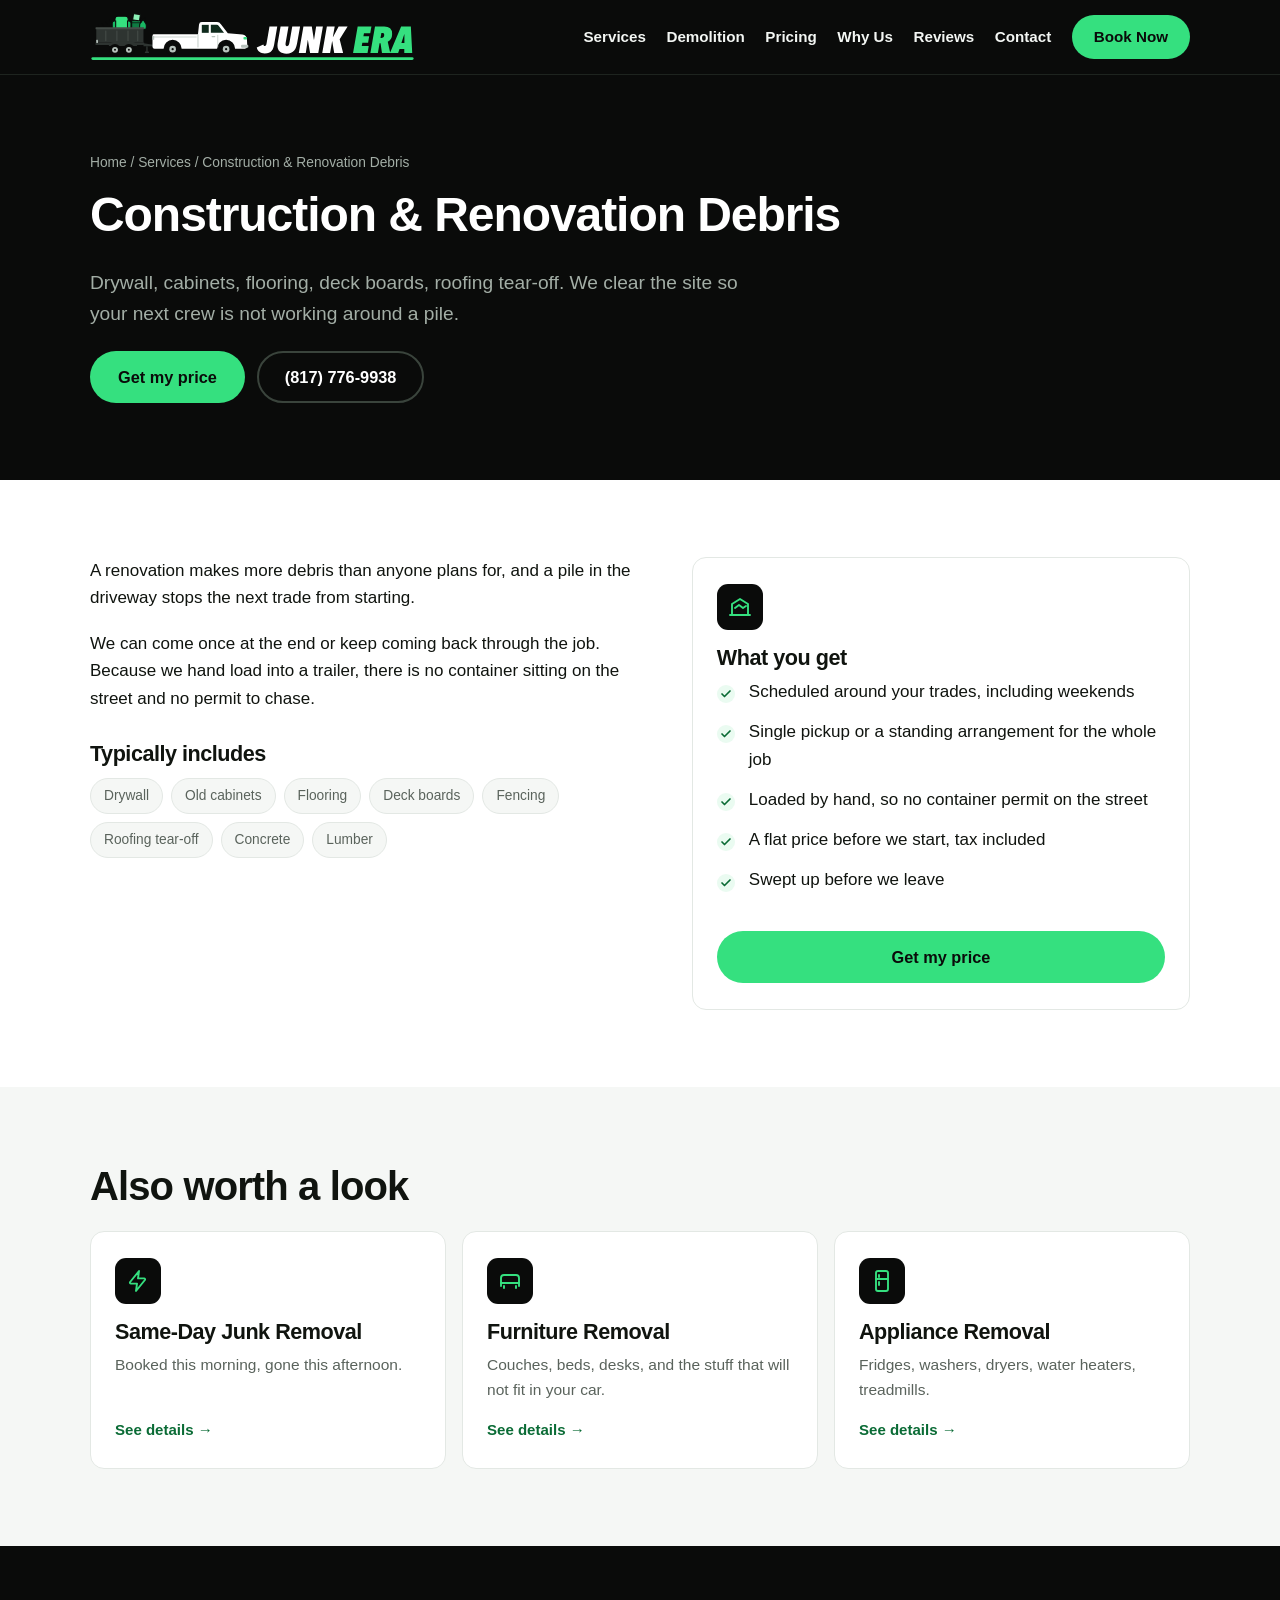
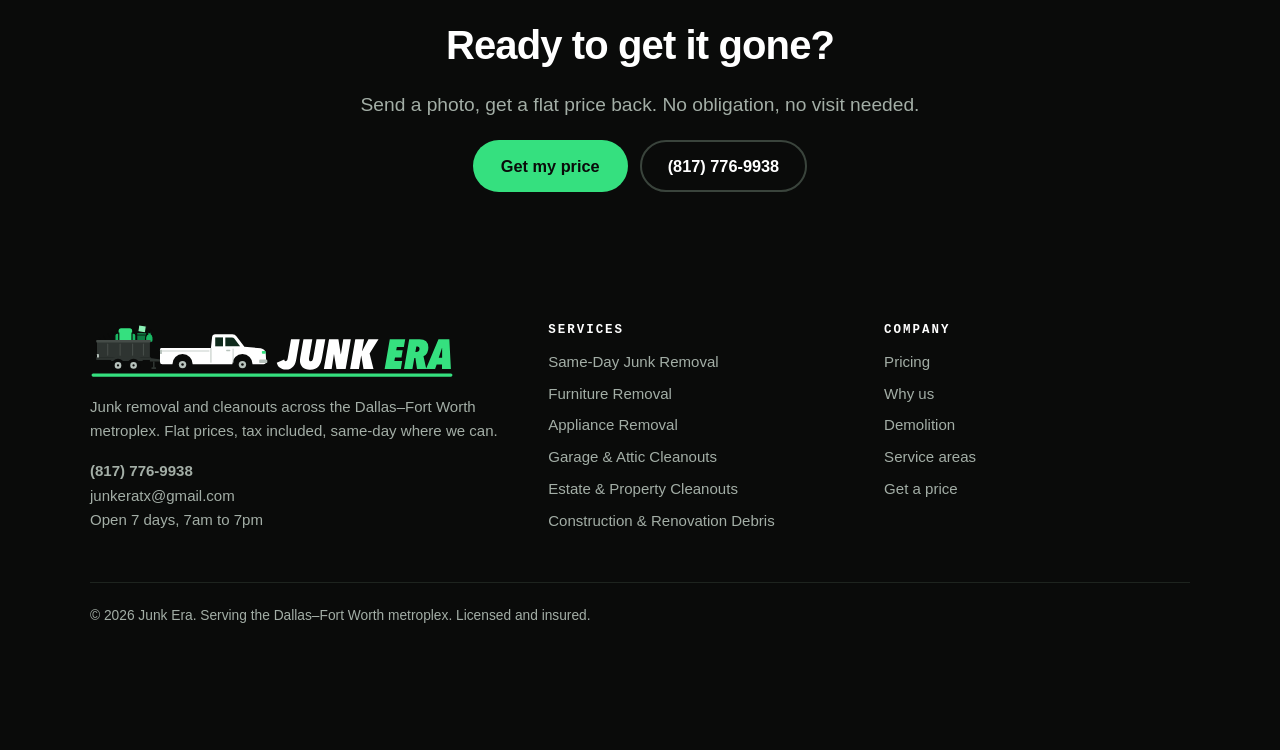
<file: service-construction-debris.html>
<!doctype html>
<html lang="en">
<head>
<meta charset="utf-8">
<meta name="viewport" content="width=device-width, initial-scale=1">
<title>Construction &amp; Renovation Debris in Irving &amp; DFW | Junk Era</title>
<meta name="description" content="Demo day leftovers, hauled off so the next trade can work. Junk Era covers Irving and the DFW metroplex with flat, tax-included pricing and same-day slots.">
<link rel="canonical" href="https://junkeratx.com/service-construction-debris.html">
<meta name="theme-color" content="#0A0B0A">
<meta name="facebook-domain-verification" content="pfqvygi3fo51a682yfl552xx0j5bi7">
<meta property="og:title" content="Construction &amp; Renovation Debris in Irving &amp; DFW | Junk Era">
<meta property="og:description" content="Demo day leftovers, hauled off so the next trade can work. Junk Era covers Irving and the DFW metroplex with flat, tax-included pricing and same-day slots.">
<meta property="og:type" content="website">
<meta property="og:url" content="https://junkeratx.com/service-construction-debris.html">
<link rel="icon" href="assets/img/favicon.svg" type="image/svg+xml">
<link rel="icon" href="assets/img/favicon.ico" sizes="any">
<link rel="apple-touch-icon" href="assets/img/apple-touch-icon.png">
<link rel="manifest" href="site.webmanifest">
<meta property="og:image" content="https://junkeratx.com/assets/img/og-image.png">
<meta property="og:image:width" content="1200">
<meta property="og:image:height" content="630">
<meta property="og:site_name" content="Junk Era">
<meta name="twitter:card" content="summary_large_image">
<meta name="twitter:image" content="https://junkeratx.com/assets/img/og-image.png">
<link rel="stylesheet" href="assets/css/style.css?v=11">

</head>
<body>
<a class="skip" href="#main">Skip to content</a>
<header class="site-head">
  <div class="wrap">
    <a class="brand" href="index.html" aria-label="Junk Era home"><svg role="img" aria-label="Junk Era" xmlns="http://www.w3.org/2000/svg" viewBox="-14 -6 940.168 144"><g transform="translate(166,0)"><g><g transform="translate(14,0)"><g transform="rotate(-24 -150 42)"><rect x="-176" y="20" rx="5" fill="#8BF0B5" stroke="#0A0B0A" stroke-width="3"/><path d="M-164,24 L-164,34 M-152,24 L-152,34 M-140,24 L-140,34 M-128,24 L-128,34" stroke="#0A0B0A" stroke-width="1.6" opacity=".35"/></g><path d="M-122,44 L-122,14 Q-122,6 -114,6 L-92,6 Q-84,6 -84,14 L-84,44 Z" fill="#35E07F" stroke="#0A0B0A" stroke-width="3"/><path d="M-130,44 L-130,26 Q-130,20 -124,20 L-120,20 L-120,44 Z" fill="#19B763" stroke="#0A0B0A" stroke-width="3"/><path d="M-86,44 L-86,20 L-82,20 Q-76,20 -76,26 L-76,44 Z" fill="#19B763" stroke="#0A0B0A" stroke-width="3"/><rect x="-74" y="18" width="26" height="24" rx="2" fill="#0E7A42" stroke="#0A0B0A" stroke-width="3"/><path d="M-74,25 L-48,25" stroke="#0A0B0A" stroke-width="2"/><rect x="-70" y="0" width="20" height="18" rx="2" fill="#8BF0B5" stroke="#0A0B0A" stroke-width="3" transform="rotate(8 -60 9)"/><path d="M-50,44 Q-54,26 -45,22 L-47,15 L-41,19 L-37,14 L-37,22 Q-29,28 -33,44 Z" fill="#19B763" stroke="#0A0B0A" stroke-width="3"/><path d="M-40,84 L-12,88 L-12,93 L-40,93 Z" fill="#2E3431"/><rect x="-32" y="93" width="4" height="17" fill="#2E3431"/><rect x="-36" y="108" width="12" height="4" rx="1" fill="#2E3431"/><path d="M-176,40 L-40,40 L-40,82 L-176,82 Z" fill="#2E3431"/><rect x="-178" y="82" width="140" height="7" fill="#2E3431"/><rect x="-178" y="38" width="140" height="6" rx="1.5" fill="#454C48"/><rect x="-150" y="47" width="3" height="31" rx="1.2" fill="#454C48"/><rect x="-118" y="47" width="3" height="31" rx="1.2" fill="#454C48"/><rect x="-86" y="47" width="3" height="31" rx="1.2" fill="#454C48"/><rect x="-58" y="47" width="3" height="31" rx="1.2" fill="#454C48"/><path d="M-140,92 Q-139,80 -118,80 L-78,80 Q-59,80 -58,92 Z" fill="#2E3431"/><circle cx="-122" cy="103" r="17" fill="#0A0B0A"/><circle cx="-122" cy="103" r="8.50" fill="#B7C2BC"/><circle cx="-122" cy="103" r="2.89" fill="#0A0B0A"/><circle cx="-82" cy="103" r="17" fill="#0A0B0A"/><circle cx="-82" cy="103" r="8.50" fill="#B7C2BC"/><circle cx="-82" cy="103" r="2.89" fill="#0A0B0A"/><rect x="-176" y="74" width="5" height="9" rx="1.2" fill="#B7C2BC"/></g><path d="M3,58 L131,58 L134,30 Q135,23 142,23 L186,23 Q193,23 197,29 L217,55 L259,59 Q271,61 272,73 L273,93 Q273,100 266,100 L238,100 A26,26 0 0 0 186,100 L84,100 A26,26 0 0 0 32,100 L6,100 Q0,100 0,94 L0,63 Q0,58 3,58 Z" fill="#FFFFFF"/><path d="M142,31 L162,31 L162,54 L142,54 Z" fill="#0F2A1C" rx="2"/><path d="M168,31 L185,31 Q189,31 191,34 L206,54 L168,54 Z" fill="#0F2A1C"/><path d="M131,58 L131,96" stroke="#B7C2BC" stroke-width="2.4"/><path d="M188,60 L188,96" stroke="#B7C2BC" stroke-width="2"/><rect x="170" y="63" width="11" height="3.4" rx="1.7" fill="#B7C2BC"/><path d="M4,66 L127,66" stroke="#B7C2BC" stroke-width="2"/><rect x="262" y="66" width="10" height="7" rx="2" fill="#35E07F"/><rect x="0" y="63" width="5" height="11" rx="1.5" fill="#B7C2BC"/><rect x="255" y="88" width="21" height="9" rx="3" fill="#B7C2BC"/><circle cx="58" cy="101" r="19" fill="#0A0B0A"/><circle cx="58" cy="101" r="9.50" fill="#B7C2BC"/><circle cx="58" cy="101" r="3.23" fill="#0A0B0A"/><circle cx="212" cy="101" r="19" fill="#0A0B0A"/><circle cx="212" cy="101" r="9.50" fill="#B7C2BC"/><circle cx="212" cy="101" r="3.23" fill="#0A0B0A"/></g></g><rect x="-10" y="124" width="928" height="8" rx="4" fill="#35E07F"/><path transform="translate(470.00,112.00)" d="M46.656 -26.136Q45.684 -20.412 44.01 -15.335999999999999Q42.336 -10.26 39.257999999999996 -6.48Q36.18 -2.7 31.374000000000002 -0.4860000000000001Q26.568 1.728 19.224 1.728Q14.363999999999999 1.728 10.53 0.32399999999999995Q6.696 -1.08 3.78 -3.402Q0.864 -5.724 -1.026 -8.91Q-2.916 -12.096 -3.78 -15.66L15.336 -24.084Q15.66 -22.248 16.686 -21.060000000000002Q17.712 -19.872 19.332 -19.872Q21.816 -19.872 22.896 -21.978Q23.976 -24.084 24.624 -28.08L32.94 -76.464H55.296Z M112.86 -29.808Q111.672 -23.004 109.674 -17.172Q107.676 -11.34 104.112 -7.074Q100.548 -2.808 95.094 -0.32399999999999984Q89.64 2.16 81.756 2.16Q75.384 2.16 70.578 0.43200000000000005Q65.77199999999999 -1.296 62.532 -4.374Q59.292 -7.452 57.618 -11.718Q55.944 -15.984 55.944 -21.06Q55.944 -23.22 56.16 -25.433999999999997Q56.376 -27.648 56.808 -29.916L64.908 -76.464H87.696L79.92 -31.536Q79.596 -29.7 79.38 -28.134Q79.164 -26.568 79.164 -25.272Q79.164 -22.68 80.19 -21.168Q81.216 -19.656 83.376 -19.656Q87.048 -19.656 88.398 -22.842Q89.74799999999999 -26.028 90.72 -31.536L98.49600000000001 -76.464H121.068Z M173.44799999999998 0.0H149.904L143.53199999999998 -37.476H143.208L137.48399999999998 0.0H117.396L130.68 -76.464H154.764L160.81199999999998 -37.908H161.244L167.292 -76.464H186.732Z M235.00799999999998 -39.636 244.944 0.0H219.34799999999998L213.732 -33.588H213.29999999999998L207.468 0.0H184.896L198.18 -76.464H220.752L215.45999999999998 -46.116H216.0L232.09199999999998 -76.464H257.904Z" fill="#FFFFFF"/><path transform="translate(742.34,112.00)" d="M50.76 -56.592H32.724L31.104 -47.952H47.736L44.604 -29.483999999999998H27.972L26.352 -20.196H46.44L42.984 0.0H1.296L14.58 -76.464H54.216Z M113.832 -54.972Q113.832 -46.656 110.538 -40.932Q107.244 -35.208 101.196 -32.616L108.432 0.0H84.564L80.46000000000001 -27.864H77.652L72.792 0.0H51.192L64.476 -76.464H90.936Q102.06 -76.464 107.946 -71.064Q113.832 -65.664 113.832 -54.972ZM91.044 -52.056Q91.044 -55.403999999999996 89.262 -56.483999999999995Q87.47999999999999 -57.564 85.86 -57.564H82.836L80.352 -43.416H82.72800000000001Q85.968 -43.416 88.506 -45.36Q91.044 -47.304 91.044 -52.056Z M148.824 -11.232H135.108L131.112 0.0H107.568L139.752 -76.464H167.724L171.72 0.0H148.824ZM140.508 -28.404H149.148V-53.568H148.716Z" fill="#35E07F"/></svg></a>
    <button class="navtoggle" aria-label="Menu" aria-expanded="false" aria-controls="nav">
      <span></span><span></span><span></span>
    </button>
    <nav class="nav" id="nav">
      <a href="services.html">Services</a><a href="demolition.html">Demolition</a><a href="pricing.html">Pricing</a><a href="why-us.html">Why Us</a><a href="index.html#reviews">Reviews</a><a href="contact.html">Contact</a>
      <a class="btn btn--primary" href="contact.html">Book Now</a>
    </nav>
  </div>
</header>

<main id="main">
<section class="sec sec--dark">
  <div class="wrap">
    <p class="breadcrumb"><a href="index.html">Home</a> / <a href="services.html">Services</a> / Construction &amp; Renovation Debris</p>
    <h1 style="font-size:clamp(1.9rem, 1.3rem + 2.4vw, 3rem)">Construction &amp; Renovation Debris</h1>
    <p class="lede">Drywall, cabinets, flooring, deck boards, roofing tear-off. We clear the site so your next crew is not working around a pile.</p>
    <div class="btns" style="margin-top:22px">
      <a class="btn btn--primary" href="contact.html">Get my price</a>
      <a class="btn btn--ghost" href="tel:+18177769938">(817) 776-9938</a>
    </div>
  </div>
</section>

<section class="sec"><div class="wrap split">
  <div>
    <p>A renovation makes more debris than anyone plans for, and a pile in the driveway stops the next trade from starting.</p><p>We can come once at the end or keep coming back through the job. Because we hand load into a trailer, there is no container sitting on the street and no permit to chase.</p>
    <h3 style="margin-top:1.4em">Typically includes</h3>
    <ul class="tags"><li>Drywall</li><li>Old cabinets</li><li>Flooring</li><li>Deck boards</li><li>Fencing</li><li>Roofing tear-off</li><li>Concrete</li><li>Lumber</li></ul>
  </div>
  <div class="card">
    <div class="ico"><svg class="" viewBox="0 0 24 24" aria-hidden="true"><path d="M2 20h20"/><path d="M4 20V9l8-5 8 5v11"/><path d="m7 13 4-3 4 3 3-2"/></svg></div>
    <h3>What you get</h3>
    <ul class="checks"><li>Scheduled around your trades, including weekends</li><li>Single pickup or a standing arrangement for the whole job</li><li>Loaded by hand, so no container permit on the street</li>
      <li>A flat price before we start, tax included</li>
      <li>Swept up before we leave</li></ul>
    <a class="btn btn--primary" href="contact.html" style="margin-top:6px">Get my price</a>
  </div>
</div></section>

<section class="sec sec--paper2"><div class="wrap">
  <h2>Also worth a look</h2>
  <div class="grid grid--3" style="margin-top:22px"><article class="card card--link">
  <div class="ico"><svg class="" viewBox="0 0 24 24" aria-hidden="true"><path d="M13 2 4.1 13a1 1 0 0 0 .8 1.6h6.1l-1 7.4 8.9-11a1 1 0 0 0-.8-1.6h-6.1z"/></svg></div><h3>Same-Day Junk Removal</h3>
  <p>Booked this morning, gone this afternoon.</p><span class="more">See details &rarr;</span>
  <a class="cardlink" href="service-same-day.html" aria-label="Same-Day Junk Removal"></a>
</article><article class="card card--link">
  <div class="ico"><svg class="" viewBox="0 0 24 24" aria-hidden="true"><path d="M3 17V9a3 3 0 0 1 3-3h12a3 3 0 0 1 3 3v8"/><path d="M3 14h18"/><path d="M6 17v2M18 17v2"/></svg></div><h3>Furniture Removal</h3>
  <p>Couches, beds, desks, and the stuff that will not fit in your car.</p><span class="more">See details &rarr;</span>
  <a class="cardlink" href="service-furniture.html" aria-label="Furniture Removal"></a>
</article><article class="card card--link">
  <div class="ico"><svg class="" viewBox="0 0 24 24" aria-hidden="true"><rect x="6" y="2" width="12" height="20" rx="2"/><path d="M6 10h12"/><path d="M9 6v2M9 13v3"/></svg></div><h3>Appliance Removal</h3>
  <p>Fridges, washers, dryers, water heaters, treadmills.</p><span class="more">See details &rarr;</span>
  <a class="cardlink" href="service-appliances.html" aria-label="Appliance Removal"></a>
</article></div>
</div></section>
<section class="sec sec--dark center">
  <div class="wrap">
    <h2>Ready to get it gone?</h2>
    <p class="lede">Send a photo, get a flat price back. No obligation, no visit needed.</p>
    <div class="btns">
      <a class="btn btn--primary" href="contact.html">Get my price</a>
      <a class="btn btn--ghost" href="tel:+18177769938">(817) 776-9938</a>
    </div>
  </div>
</section></main>
<footer class="site-foot">
  <div class="wrap">
    <div class="foot-grid">
      <div>
        <div class="footlogo"><svg role="img" aria-label="Junk Era" xmlns="http://www.w3.org/2000/svg" viewBox="-14 -6 940.168 144"><g transform="translate(166,0)"><g><g transform="translate(14,0)"><g transform="rotate(-24 -150 42)"><rect x="-176" y="20" rx="5" fill="#8BF0B5" stroke="#0A0B0A" stroke-width="3"/><path d="M-164,24 L-164,34 M-152,24 L-152,34 M-140,24 L-140,34 M-128,24 L-128,34" stroke="#0A0B0A" stroke-width="1.6" opacity=".35"/></g><path d="M-122,44 L-122,14 Q-122,6 -114,6 L-92,6 Q-84,6 -84,14 L-84,44 Z" fill="#35E07F" stroke="#0A0B0A" stroke-width="3"/><path d="M-130,44 L-130,26 Q-130,20 -124,20 L-120,20 L-120,44 Z" fill="#19B763" stroke="#0A0B0A" stroke-width="3"/><path d="M-86,44 L-86,20 L-82,20 Q-76,20 -76,26 L-76,44 Z" fill="#19B763" stroke="#0A0B0A" stroke-width="3"/><rect x="-74" y="18" width="26" height="24" rx="2" fill="#0E7A42" stroke="#0A0B0A" stroke-width="3"/><path d="M-74,25 L-48,25" stroke="#0A0B0A" stroke-width="2"/><rect x="-70" y="0" width="20" height="18" rx="2" fill="#8BF0B5" stroke="#0A0B0A" stroke-width="3" transform="rotate(8 -60 9)"/><path d="M-50,44 Q-54,26 -45,22 L-47,15 L-41,19 L-37,14 L-37,22 Q-29,28 -33,44 Z" fill="#19B763" stroke="#0A0B0A" stroke-width="3"/><path d="M-40,84 L-12,88 L-12,93 L-40,93 Z" fill="#2E3431"/><rect x="-32" y="93" width="4" height="17" fill="#2E3431"/><rect x="-36" y="108" width="12" height="4" rx="1" fill="#2E3431"/><path d="M-176,40 L-40,40 L-40,82 L-176,82 Z" fill="#2E3431"/><rect x="-178" y="82" width="140" height="7" fill="#2E3431"/><rect x="-178" y="38" width="140" height="6" rx="1.5" fill="#454C48"/><rect x="-150" y="47" width="3" height="31" rx="1.2" fill="#454C48"/><rect x="-118" y="47" width="3" height="31" rx="1.2" fill="#454C48"/><rect x="-86" y="47" width="3" height="31" rx="1.2" fill="#454C48"/><rect x="-58" y="47" width="3" height="31" rx="1.2" fill="#454C48"/><path d="M-140,92 Q-139,80 -118,80 L-78,80 Q-59,80 -58,92 Z" fill="#2E3431"/><circle cx="-122" cy="103" r="17" fill="#0A0B0A"/><circle cx="-122" cy="103" r="8.50" fill="#B7C2BC"/><circle cx="-122" cy="103" r="2.89" fill="#0A0B0A"/><circle cx="-82" cy="103" r="17" fill="#0A0B0A"/><circle cx="-82" cy="103" r="8.50" fill="#B7C2BC"/><circle cx="-82" cy="103" r="2.89" fill="#0A0B0A"/><rect x="-176" y="74" width="5" height="9" rx="1.2" fill="#B7C2BC"/></g><path d="M3,58 L131,58 L134,30 Q135,23 142,23 L186,23 Q193,23 197,29 L217,55 L259,59 Q271,61 272,73 L273,93 Q273,100 266,100 L238,100 A26,26 0 0 0 186,100 L84,100 A26,26 0 0 0 32,100 L6,100 Q0,100 0,94 L0,63 Q0,58 3,58 Z" fill="#FFFFFF"/><path d="M142,31 L162,31 L162,54 L142,54 Z" fill="#0F2A1C" rx="2"/><path d="M168,31 L185,31 Q189,31 191,34 L206,54 L168,54 Z" fill="#0F2A1C"/><path d="M131,58 L131,96" stroke="#B7C2BC" stroke-width="2.4"/><path d="M188,60 L188,96" stroke="#B7C2BC" stroke-width="2"/><rect x="170" y="63" width="11" height="3.4" rx="1.7" fill="#B7C2BC"/><path d="M4,66 L127,66" stroke="#B7C2BC" stroke-width="2"/><rect x="262" y="66" width="10" height="7" rx="2" fill="#35E07F"/><rect x="0" y="63" width="5" height="11" rx="1.5" fill="#B7C2BC"/><rect x="255" y="88" width="21" height="9" rx="3" fill="#B7C2BC"/><circle cx="58" cy="101" r="19" fill="#0A0B0A"/><circle cx="58" cy="101" r="9.50" fill="#B7C2BC"/><circle cx="58" cy="101" r="3.23" fill="#0A0B0A"/><circle cx="212" cy="101" r="19" fill="#0A0B0A"/><circle cx="212" cy="101" r="9.50" fill="#B7C2BC"/><circle cx="212" cy="101" r="3.23" fill="#0A0B0A"/></g></g><rect x="-10" y="124" width="928" height="8" rx="4" fill="#35E07F"/><path transform="translate(470.00,112.00)" d="M46.656 -26.136Q45.684 -20.412 44.01 -15.335999999999999Q42.336 -10.26 39.257999999999996 -6.48Q36.18 -2.7 31.374000000000002 -0.4860000000000001Q26.568 1.728 19.224 1.728Q14.363999999999999 1.728 10.53 0.32399999999999995Q6.696 -1.08 3.78 -3.402Q0.864 -5.724 -1.026 -8.91Q-2.916 -12.096 -3.78 -15.66L15.336 -24.084Q15.66 -22.248 16.686 -21.060000000000002Q17.712 -19.872 19.332 -19.872Q21.816 -19.872 22.896 -21.978Q23.976 -24.084 24.624 -28.08L32.94 -76.464H55.296Z M112.86 -29.808Q111.672 -23.004 109.674 -17.172Q107.676 -11.34 104.112 -7.074Q100.548 -2.808 95.094 -0.32399999999999984Q89.64 2.16 81.756 2.16Q75.384 2.16 70.578 0.43200000000000005Q65.77199999999999 -1.296 62.532 -4.374Q59.292 -7.452 57.618 -11.718Q55.944 -15.984 55.944 -21.06Q55.944 -23.22 56.16 -25.433999999999997Q56.376 -27.648 56.808 -29.916L64.908 -76.464H87.696L79.92 -31.536Q79.596 -29.7 79.38 -28.134Q79.164 -26.568 79.164 -25.272Q79.164 -22.68 80.19 -21.168Q81.216 -19.656 83.376 -19.656Q87.048 -19.656 88.398 -22.842Q89.74799999999999 -26.028 90.72 -31.536L98.49600000000001 -76.464H121.068Z M173.44799999999998 0.0H149.904L143.53199999999998 -37.476H143.208L137.48399999999998 0.0H117.396L130.68 -76.464H154.764L160.81199999999998 -37.908H161.244L167.292 -76.464H186.732Z M235.00799999999998 -39.636 244.944 0.0H219.34799999999998L213.732 -33.588H213.29999999999998L207.468 0.0H184.896L198.18 -76.464H220.752L215.45999999999998 -46.116H216.0L232.09199999999998 -76.464H257.904Z" fill="#FFFFFF"/><path transform="translate(742.34,112.00)" d="M50.76 -56.592H32.724L31.104 -47.952H47.736L44.604 -29.483999999999998H27.972L26.352 -20.196H46.44L42.984 0.0H1.296L14.58 -76.464H54.216Z M113.832 -54.972Q113.832 -46.656 110.538 -40.932Q107.244 -35.208 101.196 -32.616L108.432 0.0H84.564L80.46000000000001 -27.864H77.652L72.792 0.0H51.192L64.476 -76.464H90.936Q102.06 -76.464 107.946 -71.064Q113.832 -65.664 113.832 -54.972ZM91.044 -52.056Q91.044 -55.403999999999996 89.262 -56.483999999999995Q87.47999999999999 -57.564 85.86 -57.564H82.836L80.352 -43.416H82.72800000000001Q85.968 -43.416 88.506 -45.36Q91.044 -47.304 91.044 -52.056Z M148.824 -11.232H135.108L131.112 0.0H107.568L139.752 -76.464H167.724L171.72 0.0H148.824ZM140.508 -28.404H149.148V-53.568H148.716Z" fill="#35E07F"/></svg></div>
        <p>Junk removal and cleanouts across the Dallas&ndash;Fort Worth metroplex.
           Flat prices, tax included, same-day where we can.</p>
        <p><a href="tel:+18177769938"><strong>(817) 776-9938</strong></a><br>
           <a href="mailto:junkeratx@gmail.com">junkeratx@gmail.com</a><br>Open 7 days, 7am to 7pm</p>
      </div>
      <div><h4>Services</h4><ul><li><a href="service-same-day.html">Same-Day Junk Removal</a></li><li><a href="service-furniture.html">Furniture Removal</a></li><li><a href="service-appliances.html">Appliance Removal</a></li><li><a href="service-garage-cleanout.html">Garage &amp; Attic Cleanouts</a></li><li><a href="service-estate-cleanout.html">Estate &amp; Property Cleanouts</a></li><li><a href="service-construction-debris.html">Construction &amp; Renovation Debris</a></li></ul></div>
      <div><h4>Company</h4><ul>
        <li><a href="pricing.html">Pricing</a></li>
        <li><a href="why-us.html">Why us</a></li>
        <li><a href="demolition.html">Demolition</a></li>
        <li><a href="index.html#areas">Service areas</a></li>
        <li><a href="contact.html">Get a price</a></li>
      </ul></div>
    </div>
    <div class="legal">
      <p>&copy; <span id="yr">2026</span> Junk Era. Serving the Dallas&ndash;Fort Worth
      metroplex. Licensed and insured.</p>
    </div>
  </div>
</footer>
<div class="callbar">
  <a class="btn btn--primary" href="tel:+18177769938">Call now</a>
  <a class="btn btn--ghost" href="contact.html">Get a price</a>
</div>
<script src="assets/js/main.js?v=11"></script>
</body>
</html>
</file>
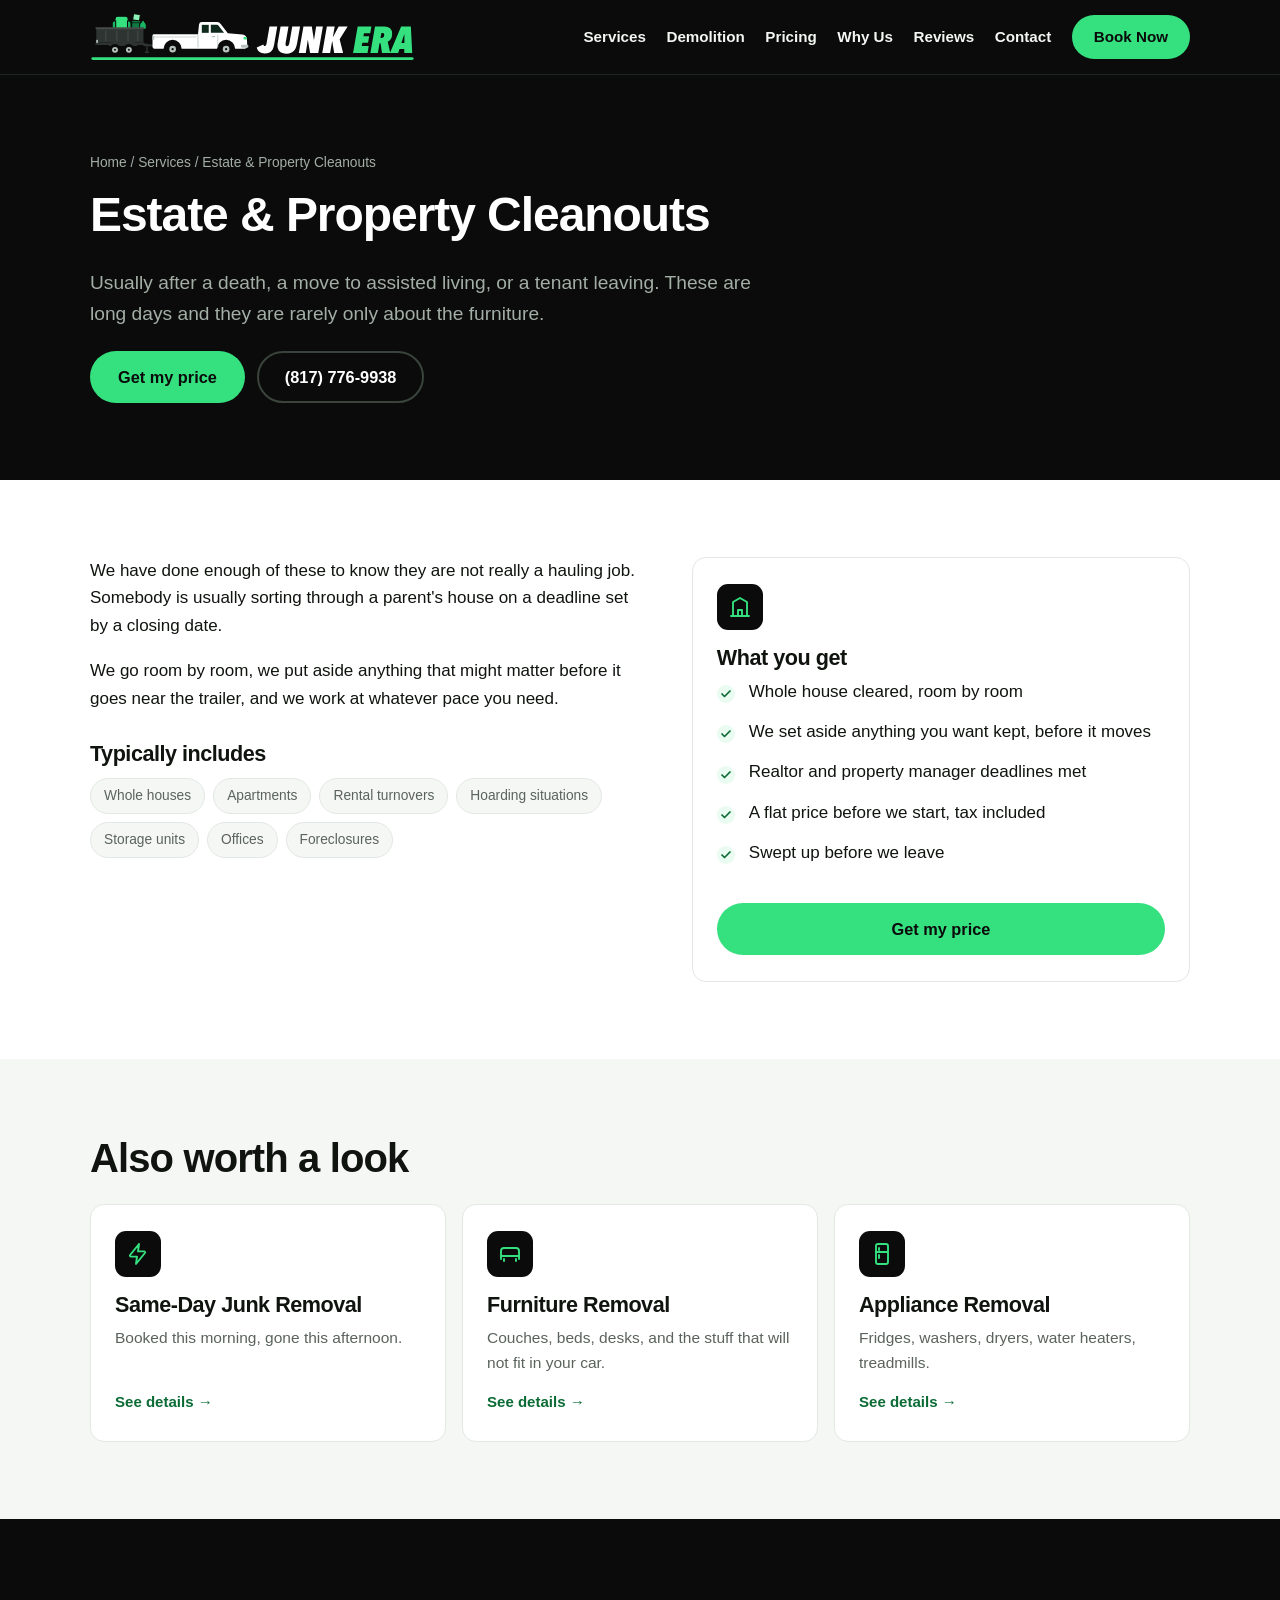
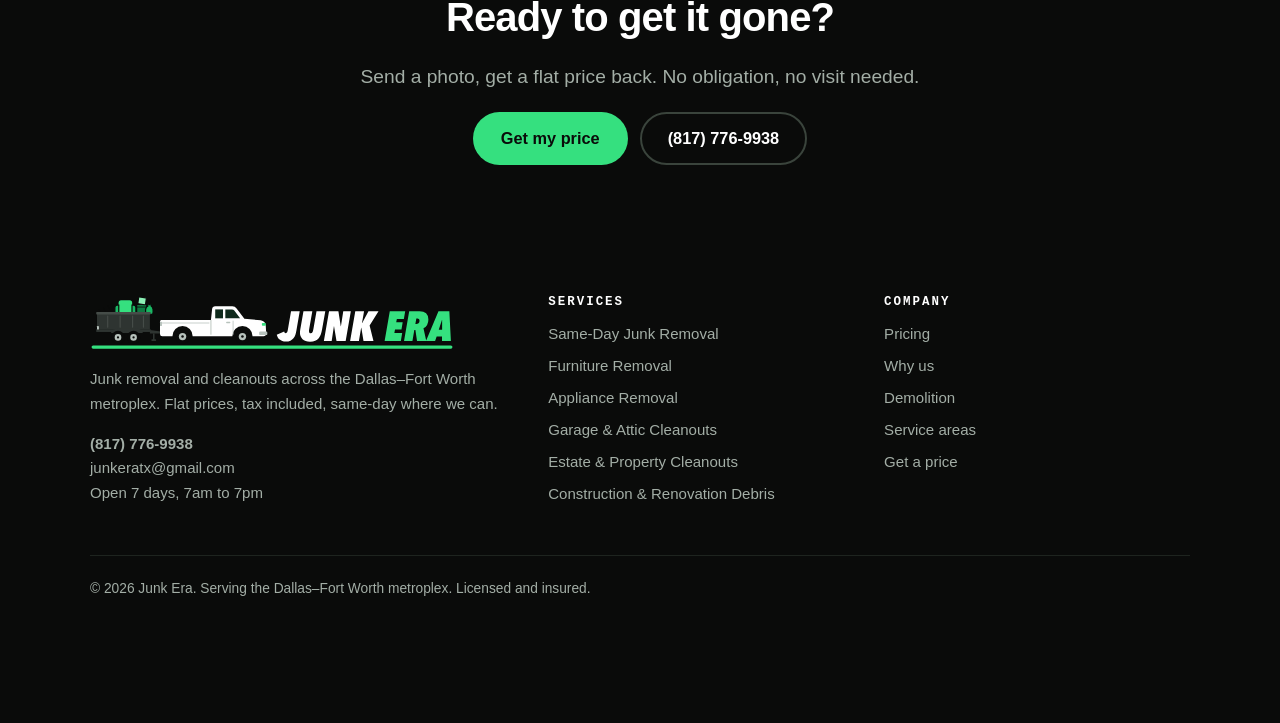
<file: service-estate-cleanout.html>
<!doctype html>
<html lang="en">
<head>
<meta charset="utf-8">
<meta name="viewport" content="width=device-width, initial-scale=1">
<title>Estate &amp; Property Cleanouts in Irving &amp; DFW | Junk Era</title>
<meta name="description" content="Whole-house clear-outs, handled gently. Junk Era covers Irving and the DFW metroplex with flat, tax-included pricing and same-day slots.">
<link rel="canonical" href="https://junkeratx.com/service-estate-cleanout.html">
<meta name="theme-color" content="#0A0B0A">
<meta name="facebook-domain-verification" content="pfqvygi3fo51a682yfl552xx0j5bi7">
<meta property="og:title" content="Estate &amp; Property Cleanouts in Irving &amp; DFW | Junk Era">
<meta property="og:description" content="Whole-house clear-outs, handled gently. Junk Era covers Irving and the DFW metroplex with flat, tax-included pricing and same-day slots.">
<meta property="og:type" content="website">
<meta property="og:url" content="https://junkeratx.com/service-estate-cleanout.html">
<link rel="icon" href="assets/img/favicon.svg" type="image/svg+xml">
<link rel="icon" href="assets/img/favicon.ico" sizes="any">
<link rel="apple-touch-icon" href="assets/img/apple-touch-icon.png">
<link rel="manifest" href="site.webmanifest">
<meta property="og:image" content="https://junkeratx.com/assets/img/og-image.png">
<meta property="og:image:width" content="1200">
<meta property="og:image:height" content="630">
<meta property="og:site_name" content="Junk Era">
<meta name="twitter:card" content="summary_large_image">
<meta name="twitter:image" content="https://junkeratx.com/assets/img/og-image.png">
<link rel="stylesheet" href="assets/css/style.css?v=11">

</head>
<body>
<a class="skip" href="#main">Skip to content</a>
<header class="site-head">
  <div class="wrap">
    <a class="brand" href="index.html" aria-label="Junk Era home"><svg role="img" aria-label="Junk Era" xmlns="http://www.w3.org/2000/svg" viewBox="-14 -6 940.168 144"><g transform="translate(166,0)"><g><g transform="translate(14,0)"><g transform="rotate(-24 -150 42)"><rect x="-176" y="20" rx="5" fill="#8BF0B5" stroke="#0A0B0A" stroke-width="3"/><path d="M-164,24 L-164,34 M-152,24 L-152,34 M-140,24 L-140,34 M-128,24 L-128,34" stroke="#0A0B0A" stroke-width="1.6" opacity=".35"/></g><path d="M-122,44 L-122,14 Q-122,6 -114,6 L-92,6 Q-84,6 -84,14 L-84,44 Z" fill="#35E07F" stroke="#0A0B0A" stroke-width="3"/><path d="M-130,44 L-130,26 Q-130,20 -124,20 L-120,20 L-120,44 Z" fill="#19B763" stroke="#0A0B0A" stroke-width="3"/><path d="M-86,44 L-86,20 L-82,20 Q-76,20 -76,26 L-76,44 Z" fill="#19B763" stroke="#0A0B0A" stroke-width="3"/><rect x="-74" y="18" width="26" height="24" rx="2" fill="#0E7A42" stroke="#0A0B0A" stroke-width="3"/><path d="M-74,25 L-48,25" stroke="#0A0B0A" stroke-width="2"/><rect x="-70" y="0" width="20" height="18" rx="2" fill="#8BF0B5" stroke="#0A0B0A" stroke-width="3" transform="rotate(8 -60 9)"/><path d="M-50,44 Q-54,26 -45,22 L-47,15 L-41,19 L-37,14 L-37,22 Q-29,28 -33,44 Z" fill="#19B763" stroke="#0A0B0A" stroke-width="3"/><path d="M-40,84 L-12,88 L-12,93 L-40,93 Z" fill="#2E3431"/><rect x="-32" y="93" width="4" height="17" fill="#2E3431"/><rect x="-36" y="108" width="12" height="4" rx="1" fill="#2E3431"/><path d="M-176,40 L-40,40 L-40,82 L-176,82 Z" fill="#2E3431"/><rect x="-178" y="82" width="140" height="7" fill="#2E3431"/><rect x="-178" y="38" width="140" height="6" rx="1.5" fill="#454C48"/><rect x="-150" y="47" width="3" height="31" rx="1.2" fill="#454C48"/><rect x="-118" y="47" width="3" height="31" rx="1.2" fill="#454C48"/><rect x="-86" y="47" width="3" height="31" rx="1.2" fill="#454C48"/><rect x="-58" y="47" width="3" height="31" rx="1.2" fill="#454C48"/><path d="M-140,92 Q-139,80 -118,80 L-78,80 Q-59,80 -58,92 Z" fill="#2E3431"/><circle cx="-122" cy="103" r="17" fill="#0A0B0A"/><circle cx="-122" cy="103" r="8.50" fill="#B7C2BC"/><circle cx="-122" cy="103" r="2.89" fill="#0A0B0A"/><circle cx="-82" cy="103" r="17" fill="#0A0B0A"/><circle cx="-82" cy="103" r="8.50" fill="#B7C2BC"/><circle cx="-82" cy="103" r="2.89" fill="#0A0B0A"/><rect x="-176" y="74" width="5" height="9" rx="1.2" fill="#B7C2BC"/></g><path d="M3,58 L131,58 L134,30 Q135,23 142,23 L186,23 Q193,23 197,29 L217,55 L259,59 Q271,61 272,73 L273,93 Q273,100 266,100 L238,100 A26,26 0 0 0 186,100 L84,100 A26,26 0 0 0 32,100 L6,100 Q0,100 0,94 L0,63 Q0,58 3,58 Z" fill="#FFFFFF"/><path d="M142,31 L162,31 L162,54 L142,54 Z" fill="#0F2A1C" rx="2"/><path d="M168,31 L185,31 Q189,31 191,34 L206,54 L168,54 Z" fill="#0F2A1C"/><path d="M131,58 L131,96" stroke="#B7C2BC" stroke-width="2.4"/><path d="M188,60 L188,96" stroke="#B7C2BC" stroke-width="2"/><rect x="170" y="63" width="11" height="3.4" rx="1.7" fill="#B7C2BC"/><path d="M4,66 L127,66" stroke="#B7C2BC" stroke-width="2"/><rect x="262" y="66" width="10" height="7" rx="2" fill="#35E07F"/><rect x="0" y="63" width="5" height="11" rx="1.5" fill="#B7C2BC"/><rect x="255" y="88" width="21" height="9" rx="3" fill="#B7C2BC"/><circle cx="58" cy="101" r="19" fill="#0A0B0A"/><circle cx="58" cy="101" r="9.50" fill="#B7C2BC"/><circle cx="58" cy="101" r="3.23" fill="#0A0B0A"/><circle cx="212" cy="101" r="19" fill="#0A0B0A"/><circle cx="212" cy="101" r="9.50" fill="#B7C2BC"/><circle cx="212" cy="101" r="3.23" fill="#0A0B0A"/></g></g><rect x="-10" y="124" width="928" height="8" rx="4" fill="#35E07F"/><path transform="translate(470.00,112.00)" d="M46.656 -26.136Q45.684 -20.412 44.01 -15.335999999999999Q42.336 -10.26 39.257999999999996 -6.48Q36.18 -2.7 31.374000000000002 -0.4860000000000001Q26.568 1.728 19.224 1.728Q14.363999999999999 1.728 10.53 0.32399999999999995Q6.696 -1.08 3.78 -3.402Q0.864 -5.724 -1.026 -8.91Q-2.916 -12.096 -3.78 -15.66L15.336 -24.084Q15.66 -22.248 16.686 -21.060000000000002Q17.712 -19.872 19.332 -19.872Q21.816 -19.872 22.896 -21.978Q23.976 -24.084 24.624 -28.08L32.94 -76.464H55.296Z M112.86 -29.808Q111.672 -23.004 109.674 -17.172Q107.676 -11.34 104.112 -7.074Q100.548 -2.808 95.094 -0.32399999999999984Q89.64 2.16 81.756 2.16Q75.384 2.16 70.578 0.43200000000000005Q65.77199999999999 -1.296 62.532 -4.374Q59.292 -7.452 57.618 -11.718Q55.944 -15.984 55.944 -21.06Q55.944 -23.22 56.16 -25.433999999999997Q56.376 -27.648 56.808 -29.916L64.908 -76.464H87.696L79.92 -31.536Q79.596 -29.7 79.38 -28.134Q79.164 -26.568 79.164 -25.272Q79.164 -22.68 80.19 -21.168Q81.216 -19.656 83.376 -19.656Q87.048 -19.656 88.398 -22.842Q89.74799999999999 -26.028 90.72 -31.536L98.49600000000001 -76.464H121.068Z M173.44799999999998 0.0H149.904L143.53199999999998 -37.476H143.208L137.48399999999998 0.0H117.396L130.68 -76.464H154.764L160.81199999999998 -37.908H161.244L167.292 -76.464H186.732Z M235.00799999999998 -39.636 244.944 0.0H219.34799999999998L213.732 -33.588H213.29999999999998L207.468 0.0H184.896L198.18 -76.464H220.752L215.45999999999998 -46.116H216.0L232.09199999999998 -76.464H257.904Z" fill="#FFFFFF"/><path transform="translate(742.34,112.00)" d="M50.76 -56.592H32.724L31.104 -47.952H47.736L44.604 -29.483999999999998H27.972L26.352 -20.196H46.44L42.984 0.0H1.296L14.58 -76.464H54.216Z M113.832 -54.972Q113.832 -46.656 110.538 -40.932Q107.244 -35.208 101.196 -32.616L108.432 0.0H84.564L80.46000000000001 -27.864H77.652L72.792 0.0H51.192L64.476 -76.464H90.936Q102.06 -76.464 107.946 -71.064Q113.832 -65.664 113.832 -54.972ZM91.044 -52.056Q91.044 -55.403999999999996 89.262 -56.483999999999995Q87.47999999999999 -57.564 85.86 -57.564H82.836L80.352 -43.416H82.72800000000001Q85.968 -43.416 88.506 -45.36Q91.044 -47.304 91.044 -52.056Z M148.824 -11.232H135.108L131.112 0.0H107.568L139.752 -76.464H167.724L171.72 0.0H148.824ZM140.508 -28.404H149.148V-53.568H148.716Z" fill="#35E07F"/></svg></a>
    <button class="navtoggle" aria-label="Menu" aria-expanded="false" aria-controls="nav">
      <span></span><span></span><span></span>
    </button>
    <nav class="nav" id="nav">
      <a href="services.html">Services</a><a href="demolition.html">Demolition</a><a href="pricing.html">Pricing</a><a href="why-us.html">Why Us</a><a href="index.html#reviews">Reviews</a><a href="contact.html">Contact</a>
      <a class="btn btn--primary" href="contact.html">Book Now</a>
    </nav>
  </div>
</header>

<main id="main">
<section class="sec sec--dark">
  <div class="wrap">
    <p class="breadcrumb"><a href="index.html">Home</a> / <a href="services.html">Services</a> / Estate &amp; Property Cleanouts</p>
    <h1 style="font-size:clamp(1.9rem, 1.3rem + 2.4vw, 3rem)">Estate &amp; Property Cleanouts</h1>
    <p class="lede">Usually after a death, a move to assisted living, or a tenant leaving. These are long days and they are rarely only about the furniture.</p>
    <div class="btns" style="margin-top:22px">
      <a class="btn btn--primary" href="contact.html">Get my price</a>
      <a class="btn btn--ghost" href="tel:+18177769938">(817) 776-9938</a>
    </div>
  </div>
</section>

<section class="sec"><div class="wrap split">
  <div>
    <p>We have done enough of these to know they are not really a hauling job. Somebody is usually sorting through a parent&#x27;s house on a deadline set by a closing date.</p><p>We go room by room, we put aside anything that might matter before it goes near the trailer, and we work at whatever pace you need.</p>
    <h3 style="margin-top:1.4em">Typically includes</h3>
    <ul class="tags"><li>Whole houses</li><li>Apartments</li><li>Rental turnovers</li><li>Hoarding situations</li><li>Storage units</li><li>Offices</li><li>Foreclosures</li></ul>
  </div>
  <div class="card">
    <div class="ico"><svg class="" viewBox="0 0 24 24" aria-hidden="true"><path d="M3 21h18"/><path d="M5 21V7l7-4 7 4v14"/><path d="M10 21v-6h4v6"/></svg></div>
    <h3>What you get</h3>
    <ul class="checks"><li>Whole house cleared, room by room</li><li>We set aside anything you want kept, before it moves</li><li>Realtor and property manager deadlines met</li>
      <li>A flat price before we start, tax included</li>
      <li>Swept up before we leave</li></ul>
    <a class="btn btn--primary" href="contact.html" style="margin-top:6px">Get my price</a>
  </div>
</div></section>

<section class="sec sec--paper2"><div class="wrap">
  <h2>Also worth a look</h2>
  <div class="grid grid--3" style="margin-top:22px"><article class="card card--link">
  <div class="ico"><svg class="" viewBox="0 0 24 24" aria-hidden="true"><path d="M13 2 4.1 13a1 1 0 0 0 .8 1.6h6.1l-1 7.4 8.9-11a1 1 0 0 0-.8-1.6h-6.1z"/></svg></div><h3>Same-Day Junk Removal</h3>
  <p>Booked this morning, gone this afternoon.</p><span class="more">See details &rarr;</span>
  <a class="cardlink" href="service-same-day.html" aria-label="Same-Day Junk Removal"></a>
</article><article class="card card--link">
  <div class="ico"><svg class="" viewBox="0 0 24 24" aria-hidden="true"><path d="M3 17V9a3 3 0 0 1 3-3h12a3 3 0 0 1 3 3v8"/><path d="M3 14h18"/><path d="M6 17v2M18 17v2"/></svg></div><h3>Furniture Removal</h3>
  <p>Couches, beds, desks, and the stuff that will not fit in your car.</p><span class="more">See details &rarr;</span>
  <a class="cardlink" href="service-furniture.html" aria-label="Furniture Removal"></a>
</article><article class="card card--link">
  <div class="ico"><svg class="" viewBox="0 0 24 24" aria-hidden="true"><rect x="6" y="2" width="12" height="20" rx="2"/><path d="M6 10h12"/><path d="M9 6v2M9 13v3"/></svg></div><h3>Appliance Removal</h3>
  <p>Fridges, washers, dryers, water heaters, treadmills.</p><span class="more">See details &rarr;</span>
  <a class="cardlink" href="service-appliances.html" aria-label="Appliance Removal"></a>
</article></div>
</div></section>
<section class="sec sec--dark center">
  <div class="wrap">
    <h2>Ready to get it gone?</h2>
    <p class="lede">Send a photo, get a flat price back. No obligation, no visit needed.</p>
    <div class="btns">
      <a class="btn btn--primary" href="contact.html">Get my price</a>
      <a class="btn btn--ghost" href="tel:+18177769938">(817) 776-9938</a>
    </div>
  </div>
</section></main>
<footer class="site-foot">
  <div class="wrap">
    <div class="foot-grid">
      <div>
        <div class="footlogo"><svg role="img" aria-label="Junk Era" xmlns="http://www.w3.org/2000/svg" viewBox="-14 -6 940.168 144"><g transform="translate(166,0)"><g><g transform="translate(14,0)"><g transform="rotate(-24 -150 42)"><rect x="-176" y="20" rx="5" fill="#8BF0B5" stroke="#0A0B0A" stroke-width="3"/><path d="M-164,24 L-164,34 M-152,24 L-152,34 M-140,24 L-140,34 M-128,24 L-128,34" stroke="#0A0B0A" stroke-width="1.6" opacity=".35"/></g><path d="M-122,44 L-122,14 Q-122,6 -114,6 L-92,6 Q-84,6 -84,14 L-84,44 Z" fill="#35E07F" stroke="#0A0B0A" stroke-width="3"/><path d="M-130,44 L-130,26 Q-130,20 -124,20 L-120,20 L-120,44 Z" fill="#19B763" stroke="#0A0B0A" stroke-width="3"/><path d="M-86,44 L-86,20 L-82,20 Q-76,20 -76,26 L-76,44 Z" fill="#19B763" stroke="#0A0B0A" stroke-width="3"/><rect x="-74" y="18" width="26" height="24" rx="2" fill="#0E7A42" stroke="#0A0B0A" stroke-width="3"/><path d="M-74,25 L-48,25" stroke="#0A0B0A" stroke-width="2"/><rect x="-70" y="0" width="20" height="18" rx="2" fill="#8BF0B5" stroke="#0A0B0A" stroke-width="3" transform="rotate(8 -60 9)"/><path d="M-50,44 Q-54,26 -45,22 L-47,15 L-41,19 L-37,14 L-37,22 Q-29,28 -33,44 Z" fill="#19B763" stroke="#0A0B0A" stroke-width="3"/><path d="M-40,84 L-12,88 L-12,93 L-40,93 Z" fill="#2E3431"/><rect x="-32" y="93" width="4" height="17" fill="#2E3431"/><rect x="-36" y="108" width="12" height="4" rx="1" fill="#2E3431"/><path d="M-176,40 L-40,40 L-40,82 L-176,82 Z" fill="#2E3431"/><rect x="-178" y="82" width="140" height="7" fill="#2E3431"/><rect x="-178" y="38" width="140" height="6" rx="1.5" fill="#454C48"/><rect x="-150" y="47" width="3" height="31" rx="1.2" fill="#454C48"/><rect x="-118" y="47" width="3" height="31" rx="1.2" fill="#454C48"/><rect x="-86" y="47" width="3" height="31" rx="1.2" fill="#454C48"/><rect x="-58" y="47" width="3" height="31" rx="1.2" fill="#454C48"/><path d="M-140,92 Q-139,80 -118,80 L-78,80 Q-59,80 -58,92 Z" fill="#2E3431"/><circle cx="-122" cy="103" r="17" fill="#0A0B0A"/><circle cx="-122" cy="103" r="8.50" fill="#B7C2BC"/><circle cx="-122" cy="103" r="2.89" fill="#0A0B0A"/><circle cx="-82" cy="103" r="17" fill="#0A0B0A"/><circle cx="-82" cy="103" r="8.50" fill="#B7C2BC"/><circle cx="-82" cy="103" r="2.89" fill="#0A0B0A"/><rect x="-176" y="74" width="5" height="9" rx="1.2" fill="#B7C2BC"/></g><path d="M3,58 L131,58 L134,30 Q135,23 142,23 L186,23 Q193,23 197,29 L217,55 L259,59 Q271,61 272,73 L273,93 Q273,100 266,100 L238,100 A26,26 0 0 0 186,100 L84,100 A26,26 0 0 0 32,100 L6,100 Q0,100 0,94 L0,63 Q0,58 3,58 Z" fill="#FFFFFF"/><path d="M142,31 L162,31 L162,54 L142,54 Z" fill="#0F2A1C" rx="2"/><path d="M168,31 L185,31 Q189,31 191,34 L206,54 L168,54 Z" fill="#0F2A1C"/><path d="M131,58 L131,96" stroke="#B7C2BC" stroke-width="2.4"/><path d="M188,60 L188,96" stroke="#B7C2BC" stroke-width="2"/><rect x="170" y="63" width="11" height="3.4" rx="1.7" fill="#B7C2BC"/><path d="M4,66 L127,66" stroke="#B7C2BC" stroke-width="2"/><rect x="262" y="66" width="10" height="7" rx="2" fill="#35E07F"/><rect x="0" y="63" width="5" height="11" rx="1.5" fill="#B7C2BC"/><rect x="255" y="88" width="21" height="9" rx="3" fill="#B7C2BC"/><circle cx="58" cy="101" r="19" fill="#0A0B0A"/><circle cx="58" cy="101" r="9.50" fill="#B7C2BC"/><circle cx="58" cy="101" r="3.23" fill="#0A0B0A"/><circle cx="212" cy="101" r="19" fill="#0A0B0A"/><circle cx="212" cy="101" r="9.50" fill="#B7C2BC"/><circle cx="212" cy="101" r="3.23" fill="#0A0B0A"/></g></g><rect x="-10" y="124" width="928" height="8" rx="4" fill="#35E07F"/><path transform="translate(470.00,112.00)" d="M46.656 -26.136Q45.684 -20.412 44.01 -15.335999999999999Q42.336 -10.26 39.257999999999996 -6.48Q36.18 -2.7 31.374000000000002 -0.4860000000000001Q26.568 1.728 19.224 1.728Q14.363999999999999 1.728 10.53 0.32399999999999995Q6.696 -1.08 3.78 -3.402Q0.864 -5.724 -1.026 -8.91Q-2.916 -12.096 -3.78 -15.66L15.336 -24.084Q15.66 -22.248 16.686 -21.060000000000002Q17.712 -19.872 19.332 -19.872Q21.816 -19.872 22.896 -21.978Q23.976 -24.084 24.624 -28.08L32.94 -76.464H55.296Z M112.86 -29.808Q111.672 -23.004 109.674 -17.172Q107.676 -11.34 104.112 -7.074Q100.548 -2.808 95.094 -0.32399999999999984Q89.64 2.16 81.756 2.16Q75.384 2.16 70.578 0.43200000000000005Q65.77199999999999 -1.296 62.532 -4.374Q59.292 -7.452 57.618 -11.718Q55.944 -15.984 55.944 -21.06Q55.944 -23.22 56.16 -25.433999999999997Q56.376 -27.648 56.808 -29.916L64.908 -76.464H87.696L79.92 -31.536Q79.596 -29.7 79.38 -28.134Q79.164 -26.568 79.164 -25.272Q79.164 -22.68 80.19 -21.168Q81.216 -19.656 83.376 -19.656Q87.048 -19.656 88.398 -22.842Q89.74799999999999 -26.028 90.72 -31.536L98.49600000000001 -76.464H121.068Z M173.44799999999998 0.0H149.904L143.53199999999998 -37.476H143.208L137.48399999999998 0.0H117.396L130.68 -76.464H154.764L160.81199999999998 -37.908H161.244L167.292 -76.464H186.732Z M235.00799999999998 -39.636 244.944 0.0H219.34799999999998L213.732 -33.588H213.29999999999998L207.468 0.0H184.896L198.18 -76.464H220.752L215.45999999999998 -46.116H216.0L232.09199999999998 -76.464H257.904Z" fill="#FFFFFF"/><path transform="translate(742.34,112.00)" d="M50.76 -56.592H32.724L31.104 -47.952H47.736L44.604 -29.483999999999998H27.972L26.352 -20.196H46.44L42.984 0.0H1.296L14.58 -76.464H54.216Z M113.832 -54.972Q113.832 -46.656 110.538 -40.932Q107.244 -35.208 101.196 -32.616L108.432 0.0H84.564L80.46000000000001 -27.864H77.652L72.792 0.0H51.192L64.476 -76.464H90.936Q102.06 -76.464 107.946 -71.064Q113.832 -65.664 113.832 -54.972ZM91.044 -52.056Q91.044 -55.403999999999996 89.262 -56.483999999999995Q87.47999999999999 -57.564 85.86 -57.564H82.836L80.352 -43.416H82.72800000000001Q85.968 -43.416 88.506 -45.36Q91.044 -47.304 91.044 -52.056Z M148.824 -11.232H135.108L131.112 0.0H107.568L139.752 -76.464H167.724L171.72 0.0H148.824ZM140.508 -28.404H149.148V-53.568H148.716Z" fill="#35E07F"/></svg></div>
        <p>Junk removal and cleanouts across the Dallas&ndash;Fort Worth metroplex.
           Flat prices, tax included, same-day where we can.</p>
        <p><a href="tel:+18177769938"><strong>(817) 776-9938</strong></a><br>
           <a href="mailto:junkeratx@gmail.com">junkeratx@gmail.com</a><br>Open 7 days, 7am to 7pm</p>
      </div>
      <div><h4>Services</h4><ul><li><a href="service-same-day.html">Same-Day Junk Removal</a></li><li><a href="service-furniture.html">Furniture Removal</a></li><li><a href="service-appliances.html">Appliance Removal</a></li><li><a href="service-garage-cleanout.html">Garage &amp; Attic Cleanouts</a></li><li><a href="service-estate-cleanout.html">Estate &amp; Property Cleanouts</a></li><li><a href="service-construction-debris.html">Construction &amp; Renovation Debris</a></li></ul></div>
      <div><h4>Company</h4><ul>
        <li><a href="pricing.html">Pricing</a></li>
        <li><a href="why-us.html">Why us</a></li>
        <li><a href="demolition.html">Demolition</a></li>
        <li><a href="index.html#areas">Service areas</a></li>
        <li><a href="contact.html">Get a price</a></li>
      </ul></div>
    </div>
    <div class="legal">
      <p>&copy; <span id="yr">2026</span> Junk Era. Serving the Dallas&ndash;Fort Worth
      metroplex. Licensed and insured.</p>
    </div>
  </div>
</footer>
<div class="callbar">
  <a class="btn btn--primary" href="tel:+18177769938">Call now</a>
  <a class="btn btn--ghost" href="contact.html">Get a price</a>
</div>
<script src="assets/js/main.js?v=11"></script>
</body>
</html>
</file>
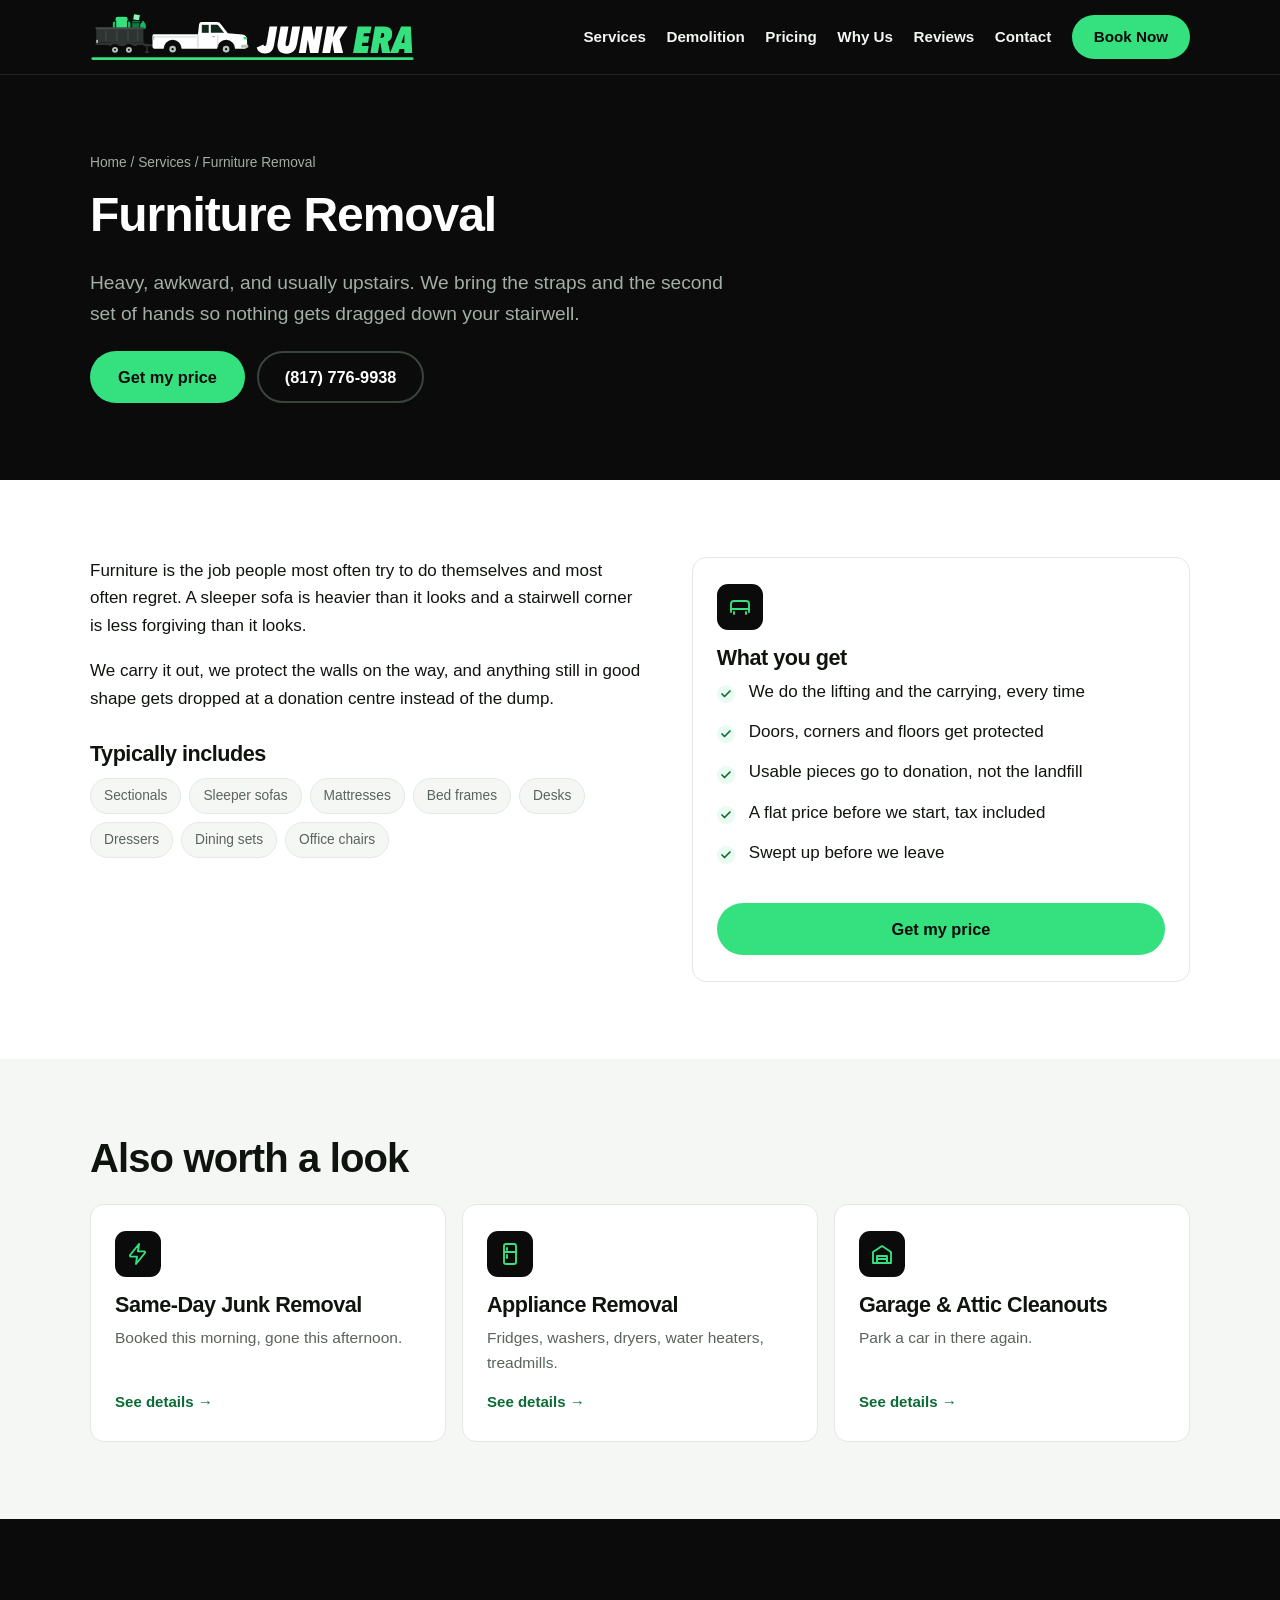
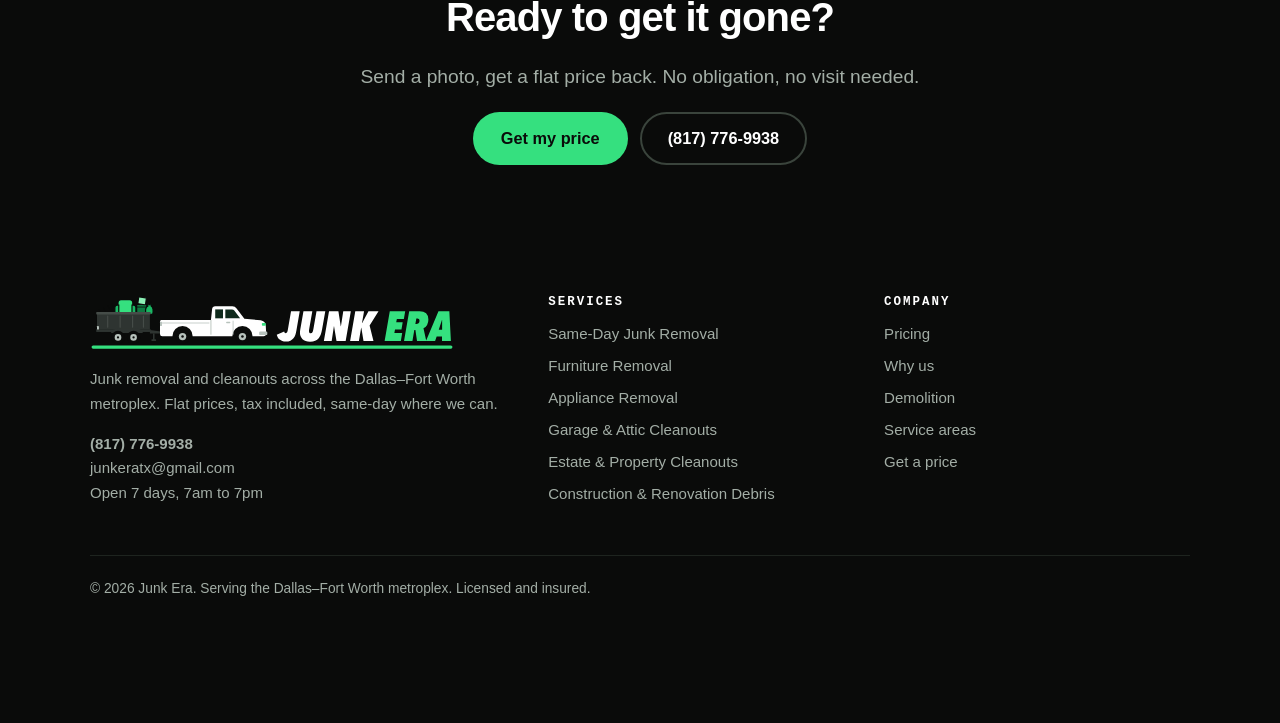
<file: service-furniture.html>
<!doctype html>
<html lang="en">
<head>
<meta charset="utf-8">
<meta name="viewport" content="width=device-width, initial-scale=1">
<title>Furniture Removal in Irving &amp; DFW | Junk Era</title>
<meta name="description" content="Couches, beds, desks, and the stuff that will not fit in your car. Junk Era covers Irving and the DFW metroplex with flat, tax-included pricing and same-day slots.">
<link rel="canonical" href="https://junkeratx.com/service-furniture.html">
<meta name="theme-color" content="#0A0B0A">
<meta name="facebook-domain-verification" content="pfqvygi3fo51a682yfl552xx0j5bi7">
<meta property="og:title" content="Furniture Removal in Irving &amp; DFW | Junk Era">
<meta property="og:description" content="Couches, beds, desks, and the stuff that will not fit in your car. Junk Era covers Irving and the DFW metroplex with flat, tax-included pricing and same-day slots.">
<meta property="og:type" content="website">
<meta property="og:url" content="https://junkeratx.com/service-furniture.html">
<link rel="icon" href="assets/img/favicon.svg" type="image/svg+xml">
<link rel="icon" href="assets/img/favicon.ico" sizes="any">
<link rel="apple-touch-icon" href="assets/img/apple-touch-icon.png">
<link rel="manifest" href="site.webmanifest">
<meta property="og:image" content="https://junkeratx.com/assets/img/og-image.png">
<meta property="og:image:width" content="1200">
<meta property="og:image:height" content="630">
<meta property="og:site_name" content="Junk Era">
<meta name="twitter:card" content="summary_large_image">
<meta name="twitter:image" content="https://junkeratx.com/assets/img/og-image.png">
<link rel="stylesheet" href="assets/css/style.css?v=11">

</head>
<body>
<a class="skip" href="#main">Skip to content</a>
<header class="site-head">
  <div class="wrap">
    <a class="brand" href="index.html" aria-label="Junk Era home"><svg role="img" aria-label="Junk Era" xmlns="http://www.w3.org/2000/svg" viewBox="-14 -6 940.168 144"><g transform="translate(166,0)"><g><g transform="translate(14,0)"><g transform="rotate(-24 -150 42)"><rect x="-176" y="20" rx="5" fill="#8BF0B5" stroke="#0A0B0A" stroke-width="3"/><path d="M-164,24 L-164,34 M-152,24 L-152,34 M-140,24 L-140,34 M-128,24 L-128,34" stroke="#0A0B0A" stroke-width="1.6" opacity=".35"/></g><path d="M-122,44 L-122,14 Q-122,6 -114,6 L-92,6 Q-84,6 -84,14 L-84,44 Z" fill="#35E07F" stroke="#0A0B0A" stroke-width="3"/><path d="M-130,44 L-130,26 Q-130,20 -124,20 L-120,20 L-120,44 Z" fill="#19B763" stroke="#0A0B0A" stroke-width="3"/><path d="M-86,44 L-86,20 L-82,20 Q-76,20 -76,26 L-76,44 Z" fill="#19B763" stroke="#0A0B0A" stroke-width="3"/><rect x="-74" y="18" width="26" height="24" rx="2" fill="#0E7A42" stroke="#0A0B0A" stroke-width="3"/><path d="M-74,25 L-48,25" stroke="#0A0B0A" stroke-width="2"/><rect x="-70" y="0" width="20" height="18" rx="2" fill="#8BF0B5" stroke="#0A0B0A" stroke-width="3" transform="rotate(8 -60 9)"/><path d="M-50,44 Q-54,26 -45,22 L-47,15 L-41,19 L-37,14 L-37,22 Q-29,28 -33,44 Z" fill="#19B763" stroke="#0A0B0A" stroke-width="3"/><path d="M-40,84 L-12,88 L-12,93 L-40,93 Z" fill="#2E3431"/><rect x="-32" y="93" width="4" height="17" fill="#2E3431"/><rect x="-36" y="108" width="12" height="4" rx="1" fill="#2E3431"/><path d="M-176,40 L-40,40 L-40,82 L-176,82 Z" fill="#2E3431"/><rect x="-178" y="82" width="140" height="7" fill="#2E3431"/><rect x="-178" y="38" width="140" height="6" rx="1.5" fill="#454C48"/><rect x="-150" y="47" width="3" height="31" rx="1.2" fill="#454C48"/><rect x="-118" y="47" width="3" height="31" rx="1.2" fill="#454C48"/><rect x="-86" y="47" width="3" height="31" rx="1.2" fill="#454C48"/><rect x="-58" y="47" width="3" height="31" rx="1.2" fill="#454C48"/><path d="M-140,92 Q-139,80 -118,80 L-78,80 Q-59,80 -58,92 Z" fill="#2E3431"/><circle cx="-122" cy="103" r="17" fill="#0A0B0A"/><circle cx="-122" cy="103" r="8.50" fill="#B7C2BC"/><circle cx="-122" cy="103" r="2.89" fill="#0A0B0A"/><circle cx="-82" cy="103" r="17" fill="#0A0B0A"/><circle cx="-82" cy="103" r="8.50" fill="#B7C2BC"/><circle cx="-82" cy="103" r="2.89" fill="#0A0B0A"/><rect x="-176" y="74" width="5" height="9" rx="1.2" fill="#B7C2BC"/></g><path d="M3,58 L131,58 L134,30 Q135,23 142,23 L186,23 Q193,23 197,29 L217,55 L259,59 Q271,61 272,73 L273,93 Q273,100 266,100 L238,100 A26,26 0 0 0 186,100 L84,100 A26,26 0 0 0 32,100 L6,100 Q0,100 0,94 L0,63 Q0,58 3,58 Z" fill="#FFFFFF"/><path d="M142,31 L162,31 L162,54 L142,54 Z" fill="#0F2A1C" rx="2"/><path d="M168,31 L185,31 Q189,31 191,34 L206,54 L168,54 Z" fill="#0F2A1C"/><path d="M131,58 L131,96" stroke="#B7C2BC" stroke-width="2.4"/><path d="M188,60 L188,96" stroke="#B7C2BC" stroke-width="2"/><rect x="170" y="63" width="11" height="3.4" rx="1.7" fill="#B7C2BC"/><path d="M4,66 L127,66" stroke="#B7C2BC" stroke-width="2"/><rect x="262" y="66" width="10" height="7" rx="2" fill="#35E07F"/><rect x="0" y="63" width="5" height="11" rx="1.5" fill="#B7C2BC"/><rect x="255" y="88" width="21" height="9" rx="3" fill="#B7C2BC"/><circle cx="58" cy="101" r="19" fill="#0A0B0A"/><circle cx="58" cy="101" r="9.50" fill="#B7C2BC"/><circle cx="58" cy="101" r="3.23" fill="#0A0B0A"/><circle cx="212" cy="101" r="19" fill="#0A0B0A"/><circle cx="212" cy="101" r="9.50" fill="#B7C2BC"/><circle cx="212" cy="101" r="3.23" fill="#0A0B0A"/></g></g><rect x="-10" y="124" width="928" height="8" rx="4" fill="#35E07F"/><path transform="translate(470.00,112.00)" d="M46.656 -26.136Q45.684 -20.412 44.01 -15.335999999999999Q42.336 -10.26 39.257999999999996 -6.48Q36.18 -2.7 31.374000000000002 -0.4860000000000001Q26.568 1.728 19.224 1.728Q14.363999999999999 1.728 10.53 0.32399999999999995Q6.696 -1.08 3.78 -3.402Q0.864 -5.724 -1.026 -8.91Q-2.916 -12.096 -3.78 -15.66L15.336 -24.084Q15.66 -22.248 16.686 -21.060000000000002Q17.712 -19.872 19.332 -19.872Q21.816 -19.872 22.896 -21.978Q23.976 -24.084 24.624 -28.08L32.94 -76.464H55.296Z M112.86 -29.808Q111.672 -23.004 109.674 -17.172Q107.676 -11.34 104.112 -7.074Q100.548 -2.808 95.094 -0.32399999999999984Q89.64 2.16 81.756 2.16Q75.384 2.16 70.578 0.43200000000000005Q65.77199999999999 -1.296 62.532 -4.374Q59.292 -7.452 57.618 -11.718Q55.944 -15.984 55.944 -21.06Q55.944 -23.22 56.16 -25.433999999999997Q56.376 -27.648 56.808 -29.916L64.908 -76.464H87.696L79.92 -31.536Q79.596 -29.7 79.38 -28.134Q79.164 -26.568 79.164 -25.272Q79.164 -22.68 80.19 -21.168Q81.216 -19.656 83.376 -19.656Q87.048 -19.656 88.398 -22.842Q89.74799999999999 -26.028 90.72 -31.536L98.49600000000001 -76.464H121.068Z M173.44799999999998 0.0H149.904L143.53199999999998 -37.476H143.208L137.48399999999998 0.0H117.396L130.68 -76.464H154.764L160.81199999999998 -37.908H161.244L167.292 -76.464H186.732Z M235.00799999999998 -39.636 244.944 0.0H219.34799999999998L213.732 -33.588H213.29999999999998L207.468 0.0H184.896L198.18 -76.464H220.752L215.45999999999998 -46.116H216.0L232.09199999999998 -76.464H257.904Z" fill="#FFFFFF"/><path transform="translate(742.34,112.00)" d="M50.76 -56.592H32.724L31.104 -47.952H47.736L44.604 -29.483999999999998H27.972L26.352 -20.196H46.44L42.984 0.0H1.296L14.58 -76.464H54.216Z M113.832 -54.972Q113.832 -46.656 110.538 -40.932Q107.244 -35.208 101.196 -32.616L108.432 0.0H84.564L80.46000000000001 -27.864H77.652L72.792 0.0H51.192L64.476 -76.464H90.936Q102.06 -76.464 107.946 -71.064Q113.832 -65.664 113.832 -54.972ZM91.044 -52.056Q91.044 -55.403999999999996 89.262 -56.483999999999995Q87.47999999999999 -57.564 85.86 -57.564H82.836L80.352 -43.416H82.72800000000001Q85.968 -43.416 88.506 -45.36Q91.044 -47.304 91.044 -52.056Z M148.824 -11.232H135.108L131.112 0.0H107.568L139.752 -76.464H167.724L171.72 0.0H148.824ZM140.508 -28.404H149.148V-53.568H148.716Z" fill="#35E07F"/></svg></a>
    <button class="navtoggle" aria-label="Menu" aria-expanded="false" aria-controls="nav">
      <span></span><span></span><span></span>
    </button>
    <nav class="nav" id="nav">
      <a href="services.html">Services</a><a href="demolition.html">Demolition</a><a href="pricing.html">Pricing</a><a href="why-us.html">Why Us</a><a href="index.html#reviews">Reviews</a><a href="contact.html">Contact</a>
      <a class="btn btn--primary" href="contact.html">Book Now</a>
    </nav>
  </div>
</header>

<main id="main">
<section class="sec sec--dark">
  <div class="wrap">
    <p class="breadcrumb"><a href="index.html">Home</a> / <a href="services.html">Services</a> / Furniture Removal</p>
    <h1 style="font-size:clamp(1.9rem, 1.3rem + 2.4vw, 3rem)">Furniture Removal</h1>
    <p class="lede">Heavy, awkward, and usually upstairs. We bring the straps and the second set of hands so nothing gets dragged down your stairwell.</p>
    <div class="btns" style="margin-top:22px">
      <a class="btn btn--primary" href="contact.html">Get my price</a>
      <a class="btn btn--ghost" href="tel:+18177769938">(817) 776-9938</a>
    </div>
  </div>
</section>

<section class="sec"><div class="wrap split">
  <div>
    <p>Furniture is the job people most often try to do themselves and most often regret. A sleeper sofa is heavier than it looks and a stairwell corner is less forgiving than it looks.</p><p>We carry it out, we protect the walls on the way, and anything still in good shape gets dropped at a donation centre instead of the dump.</p>
    <h3 style="margin-top:1.4em">Typically includes</h3>
    <ul class="tags"><li>Sectionals</li><li>Sleeper sofas</li><li>Mattresses</li><li>Bed frames</li><li>Desks</li><li>Dressers</li><li>Dining sets</li><li>Office chairs</li></ul>
  </div>
  <div class="card">
    <div class="ico"><svg class="" viewBox="0 0 24 24" aria-hidden="true"><path d="M3 17V9a3 3 0 0 1 3-3h12a3 3 0 0 1 3 3v8"/><path d="M3 14h18"/><path d="M6 17v2M18 17v2"/></svg></div>
    <h3>What you get</h3>
    <ul class="checks"><li>We do the lifting and the carrying, every time</li><li>Doors, corners and floors get protected</li><li>Usable pieces go to donation, not the landfill</li>
      <li>A flat price before we start, tax included</li>
      <li>Swept up before we leave</li></ul>
    <a class="btn btn--primary" href="contact.html" style="margin-top:6px">Get my price</a>
  </div>
</div></section>

<section class="sec sec--paper2"><div class="wrap">
  <h2>Also worth a look</h2>
  <div class="grid grid--3" style="margin-top:22px"><article class="card card--link">
  <div class="ico"><svg class="" viewBox="0 0 24 24" aria-hidden="true"><path d="M13 2 4.1 13a1 1 0 0 0 .8 1.6h6.1l-1 7.4 8.9-11a1 1 0 0 0-.8-1.6h-6.1z"/></svg></div><h3>Same-Day Junk Removal</h3>
  <p>Booked this morning, gone this afternoon.</p><span class="more">See details &rarr;</span>
  <a class="cardlink" href="service-same-day.html" aria-label="Same-Day Junk Removal"></a>
</article><article class="card card--link">
  <div class="ico"><svg class="" viewBox="0 0 24 24" aria-hidden="true"><rect x="6" y="2" width="12" height="20" rx="2"/><path d="M6 10h12"/><path d="M9 6v2M9 13v3"/></svg></div><h3>Appliance Removal</h3>
  <p>Fridges, washers, dryers, water heaters, treadmills.</p><span class="more">See details &rarr;</span>
  <a class="cardlink" href="service-appliances.html" aria-label="Appliance Removal"></a>
</article><article class="card card--link">
  <div class="ico"><svg class="" viewBox="0 0 24 24" aria-hidden="true"><path d="m3 10 9-6 9 6v11H3z"/><path d="M7 21v-7h10v7"/><path d="M7 17h10"/></svg></div><h3>Garage &amp; Attic Cleanouts</h3>
  <p>Park a car in there again.</p><span class="more">See details &rarr;</span>
  <a class="cardlink" href="service-garage-cleanout.html" aria-label="Garage &amp; Attic Cleanouts"></a>
</article></div>
</div></section>
<section class="sec sec--dark center">
  <div class="wrap">
    <h2>Ready to get it gone?</h2>
    <p class="lede">Send a photo, get a flat price back. No obligation, no visit needed.</p>
    <div class="btns">
      <a class="btn btn--primary" href="contact.html">Get my price</a>
      <a class="btn btn--ghost" href="tel:+18177769938">(817) 776-9938</a>
    </div>
  </div>
</section></main>
<footer class="site-foot">
  <div class="wrap">
    <div class="foot-grid">
      <div>
        <div class="footlogo"><svg role="img" aria-label="Junk Era" xmlns="http://www.w3.org/2000/svg" viewBox="-14 -6 940.168 144"><g transform="translate(166,0)"><g><g transform="translate(14,0)"><g transform="rotate(-24 -150 42)"><rect x="-176" y="20" rx="5" fill="#8BF0B5" stroke="#0A0B0A" stroke-width="3"/><path d="M-164,24 L-164,34 M-152,24 L-152,34 M-140,24 L-140,34 M-128,24 L-128,34" stroke="#0A0B0A" stroke-width="1.6" opacity=".35"/></g><path d="M-122,44 L-122,14 Q-122,6 -114,6 L-92,6 Q-84,6 -84,14 L-84,44 Z" fill="#35E07F" stroke="#0A0B0A" stroke-width="3"/><path d="M-130,44 L-130,26 Q-130,20 -124,20 L-120,20 L-120,44 Z" fill="#19B763" stroke="#0A0B0A" stroke-width="3"/><path d="M-86,44 L-86,20 L-82,20 Q-76,20 -76,26 L-76,44 Z" fill="#19B763" stroke="#0A0B0A" stroke-width="3"/><rect x="-74" y="18" width="26" height="24" rx="2" fill="#0E7A42" stroke="#0A0B0A" stroke-width="3"/><path d="M-74,25 L-48,25" stroke="#0A0B0A" stroke-width="2"/><rect x="-70" y="0" width="20" height="18" rx="2" fill="#8BF0B5" stroke="#0A0B0A" stroke-width="3" transform="rotate(8 -60 9)"/><path d="M-50,44 Q-54,26 -45,22 L-47,15 L-41,19 L-37,14 L-37,22 Q-29,28 -33,44 Z" fill="#19B763" stroke="#0A0B0A" stroke-width="3"/><path d="M-40,84 L-12,88 L-12,93 L-40,93 Z" fill="#2E3431"/><rect x="-32" y="93" width="4" height="17" fill="#2E3431"/><rect x="-36" y="108" width="12" height="4" rx="1" fill="#2E3431"/><path d="M-176,40 L-40,40 L-40,82 L-176,82 Z" fill="#2E3431"/><rect x="-178" y="82" width="140" height="7" fill="#2E3431"/><rect x="-178" y="38" width="140" height="6" rx="1.5" fill="#454C48"/><rect x="-150" y="47" width="3" height="31" rx="1.2" fill="#454C48"/><rect x="-118" y="47" width="3" height="31" rx="1.2" fill="#454C48"/><rect x="-86" y="47" width="3" height="31" rx="1.2" fill="#454C48"/><rect x="-58" y="47" width="3" height="31" rx="1.2" fill="#454C48"/><path d="M-140,92 Q-139,80 -118,80 L-78,80 Q-59,80 -58,92 Z" fill="#2E3431"/><circle cx="-122" cy="103" r="17" fill="#0A0B0A"/><circle cx="-122" cy="103" r="8.50" fill="#B7C2BC"/><circle cx="-122" cy="103" r="2.89" fill="#0A0B0A"/><circle cx="-82" cy="103" r="17" fill="#0A0B0A"/><circle cx="-82" cy="103" r="8.50" fill="#B7C2BC"/><circle cx="-82" cy="103" r="2.89" fill="#0A0B0A"/><rect x="-176" y="74" width="5" height="9" rx="1.2" fill="#B7C2BC"/></g><path d="M3,58 L131,58 L134,30 Q135,23 142,23 L186,23 Q193,23 197,29 L217,55 L259,59 Q271,61 272,73 L273,93 Q273,100 266,100 L238,100 A26,26 0 0 0 186,100 L84,100 A26,26 0 0 0 32,100 L6,100 Q0,100 0,94 L0,63 Q0,58 3,58 Z" fill="#FFFFFF"/><path d="M142,31 L162,31 L162,54 L142,54 Z" fill="#0F2A1C" rx="2"/><path d="M168,31 L185,31 Q189,31 191,34 L206,54 L168,54 Z" fill="#0F2A1C"/><path d="M131,58 L131,96" stroke="#B7C2BC" stroke-width="2.4"/><path d="M188,60 L188,96" stroke="#B7C2BC" stroke-width="2"/><rect x="170" y="63" width="11" height="3.4" rx="1.7" fill="#B7C2BC"/><path d="M4,66 L127,66" stroke="#B7C2BC" stroke-width="2"/><rect x="262" y="66" width="10" height="7" rx="2" fill="#35E07F"/><rect x="0" y="63" width="5" height="11" rx="1.5" fill="#B7C2BC"/><rect x="255" y="88" width="21" height="9" rx="3" fill="#B7C2BC"/><circle cx="58" cy="101" r="19" fill="#0A0B0A"/><circle cx="58" cy="101" r="9.50" fill="#B7C2BC"/><circle cx="58" cy="101" r="3.23" fill="#0A0B0A"/><circle cx="212" cy="101" r="19" fill="#0A0B0A"/><circle cx="212" cy="101" r="9.50" fill="#B7C2BC"/><circle cx="212" cy="101" r="3.23" fill="#0A0B0A"/></g></g><rect x="-10" y="124" width="928" height="8" rx="4" fill="#35E07F"/><path transform="translate(470.00,112.00)" d="M46.656 -26.136Q45.684 -20.412 44.01 -15.335999999999999Q42.336 -10.26 39.257999999999996 -6.48Q36.18 -2.7 31.374000000000002 -0.4860000000000001Q26.568 1.728 19.224 1.728Q14.363999999999999 1.728 10.53 0.32399999999999995Q6.696 -1.08 3.78 -3.402Q0.864 -5.724 -1.026 -8.91Q-2.916 -12.096 -3.78 -15.66L15.336 -24.084Q15.66 -22.248 16.686 -21.060000000000002Q17.712 -19.872 19.332 -19.872Q21.816 -19.872 22.896 -21.978Q23.976 -24.084 24.624 -28.08L32.94 -76.464H55.296Z M112.86 -29.808Q111.672 -23.004 109.674 -17.172Q107.676 -11.34 104.112 -7.074Q100.548 -2.808 95.094 -0.32399999999999984Q89.64 2.16 81.756 2.16Q75.384 2.16 70.578 0.43200000000000005Q65.77199999999999 -1.296 62.532 -4.374Q59.292 -7.452 57.618 -11.718Q55.944 -15.984 55.944 -21.06Q55.944 -23.22 56.16 -25.433999999999997Q56.376 -27.648 56.808 -29.916L64.908 -76.464H87.696L79.92 -31.536Q79.596 -29.7 79.38 -28.134Q79.164 -26.568 79.164 -25.272Q79.164 -22.68 80.19 -21.168Q81.216 -19.656 83.376 -19.656Q87.048 -19.656 88.398 -22.842Q89.74799999999999 -26.028 90.72 -31.536L98.49600000000001 -76.464H121.068Z M173.44799999999998 0.0H149.904L143.53199999999998 -37.476H143.208L137.48399999999998 0.0H117.396L130.68 -76.464H154.764L160.81199999999998 -37.908H161.244L167.292 -76.464H186.732Z M235.00799999999998 -39.636 244.944 0.0H219.34799999999998L213.732 -33.588H213.29999999999998L207.468 0.0H184.896L198.18 -76.464H220.752L215.45999999999998 -46.116H216.0L232.09199999999998 -76.464H257.904Z" fill="#FFFFFF"/><path transform="translate(742.34,112.00)" d="M50.76 -56.592H32.724L31.104 -47.952H47.736L44.604 -29.483999999999998H27.972L26.352 -20.196H46.44L42.984 0.0H1.296L14.58 -76.464H54.216Z M113.832 -54.972Q113.832 -46.656 110.538 -40.932Q107.244 -35.208 101.196 -32.616L108.432 0.0H84.564L80.46000000000001 -27.864H77.652L72.792 0.0H51.192L64.476 -76.464H90.936Q102.06 -76.464 107.946 -71.064Q113.832 -65.664 113.832 -54.972ZM91.044 -52.056Q91.044 -55.403999999999996 89.262 -56.483999999999995Q87.47999999999999 -57.564 85.86 -57.564H82.836L80.352 -43.416H82.72800000000001Q85.968 -43.416 88.506 -45.36Q91.044 -47.304 91.044 -52.056Z M148.824 -11.232H135.108L131.112 0.0H107.568L139.752 -76.464H167.724L171.72 0.0H148.824ZM140.508 -28.404H149.148V-53.568H148.716Z" fill="#35E07F"/></svg></div>
        <p>Junk removal and cleanouts across the Dallas&ndash;Fort Worth metroplex.
           Flat prices, tax included, same-day where we can.</p>
        <p><a href="tel:+18177769938"><strong>(817) 776-9938</strong></a><br>
           <a href="mailto:junkeratx@gmail.com">junkeratx@gmail.com</a><br>Open 7 days, 7am to 7pm</p>
      </div>
      <div><h4>Services</h4><ul><li><a href="service-same-day.html">Same-Day Junk Removal</a></li><li><a href="service-furniture.html">Furniture Removal</a></li><li><a href="service-appliances.html">Appliance Removal</a></li><li><a href="service-garage-cleanout.html">Garage &amp; Attic Cleanouts</a></li><li><a href="service-estate-cleanout.html">Estate &amp; Property Cleanouts</a></li><li><a href="service-construction-debris.html">Construction &amp; Renovation Debris</a></li></ul></div>
      <div><h4>Company</h4><ul>
        <li><a href="pricing.html">Pricing</a></li>
        <li><a href="why-us.html">Why us</a></li>
        <li><a href="demolition.html">Demolition</a></li>
        <li><a href="index.html#areas">Service areas</a></li>
        <li><a href="contact.html">Get a price</a></li>
      </ul></div>
    </div>
    <div class="legal">
      <p>&copy; <span id="yr">2026</span> Junk Era. Serving the Dallas&ndash;Fort Worth
      metroplex. Licensed and insured.</p>
    </div>
  </div>
</footer>
<div class="callbar">
  <a class="btn btn--primary" href="tel:+18177769938">Call now</a>
  <a class="btn btn--ghost" href="contact.html">Get a price</a>
</div>
<script src="assets/js/main.js?v=11"></script>
</body>
</html>
</file>
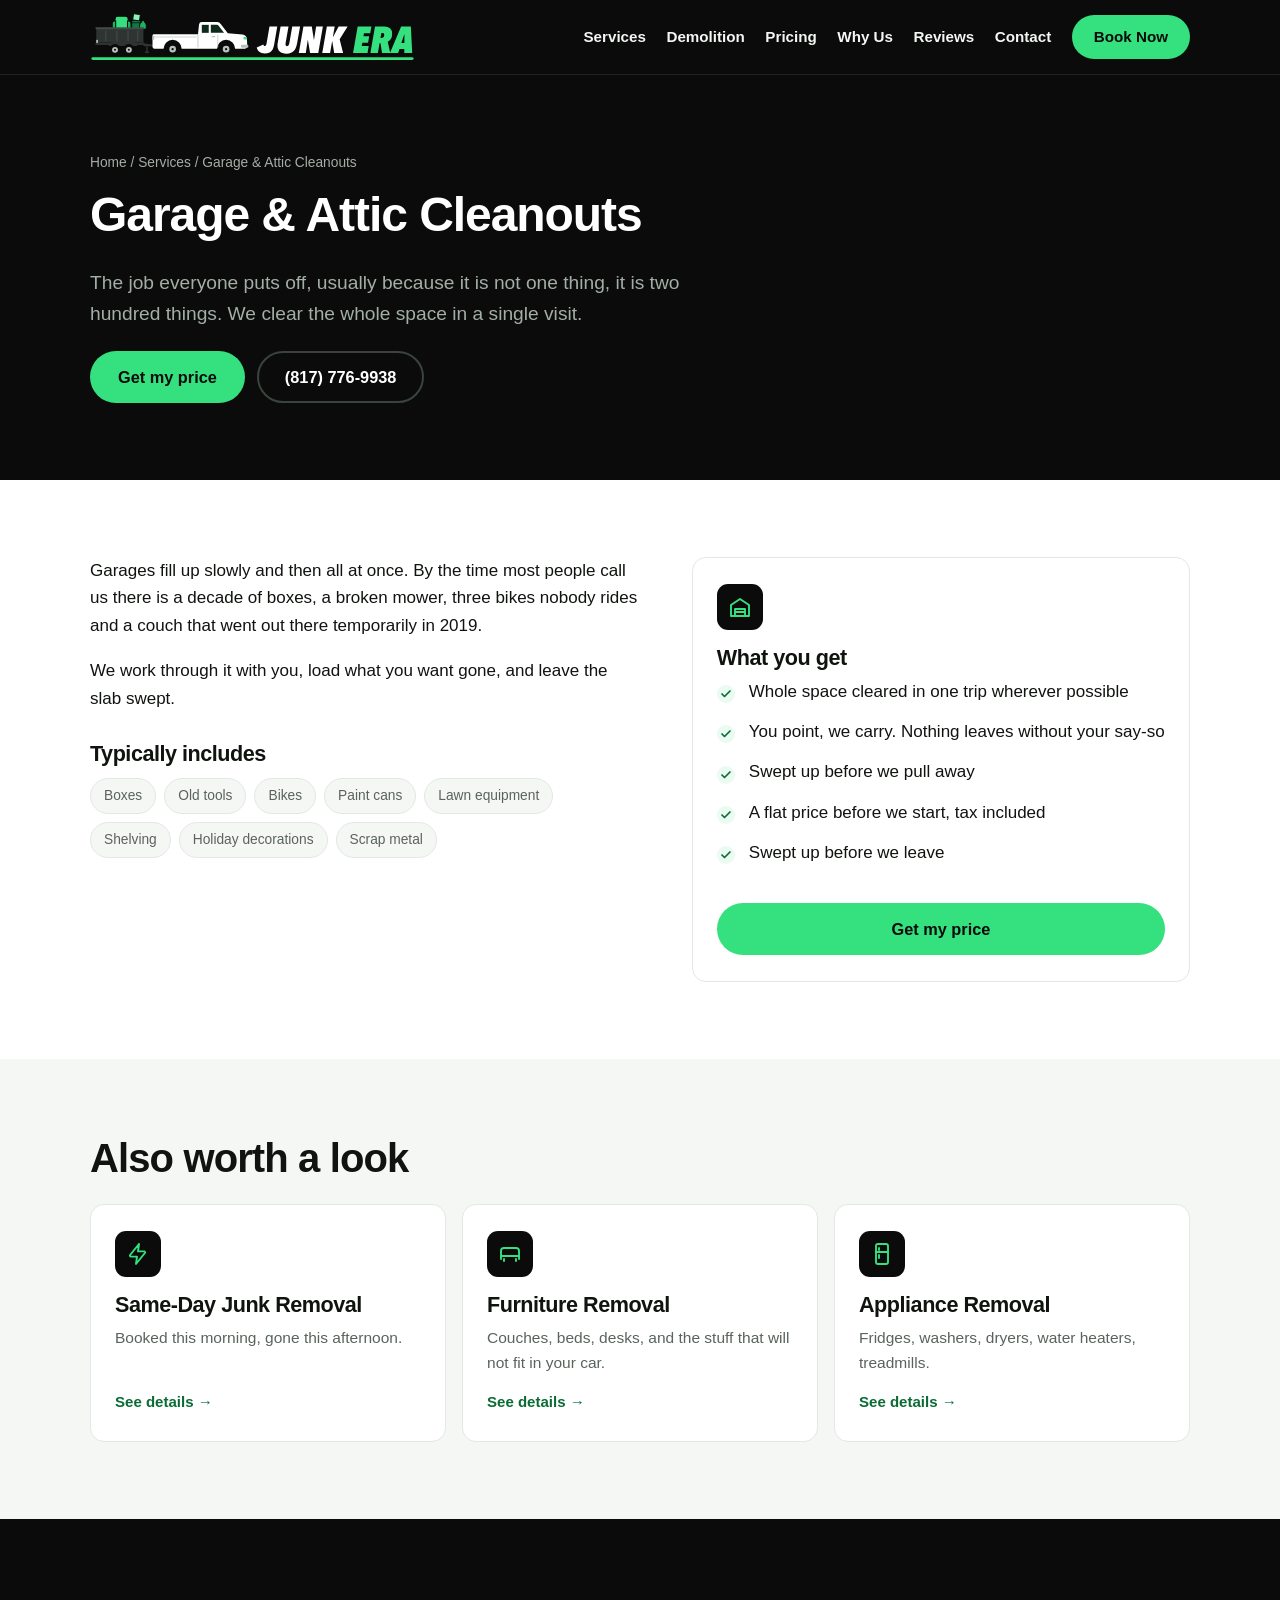
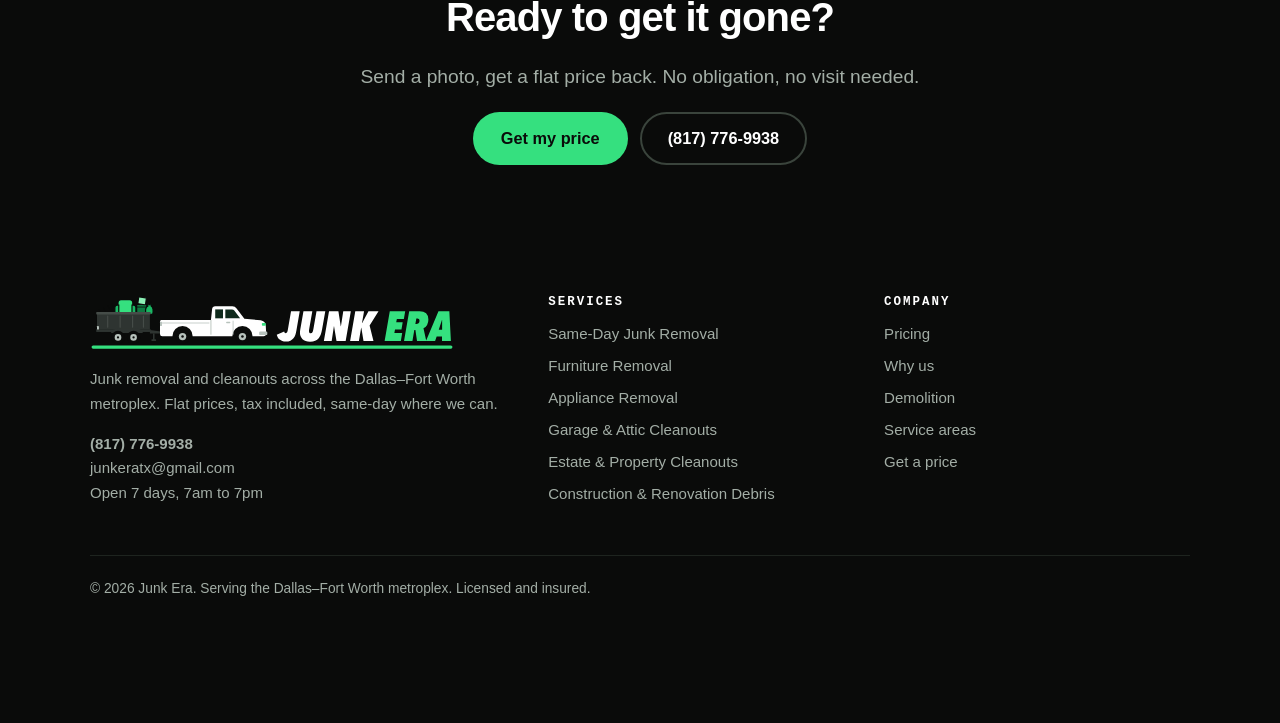
<file: service-garage-cleanout.html>
<!doctype html>
<html lang="en">
<head>
<meta charset="utf-8">
<meta name="viewport" content="width=device-width, initial-scale=1">
<title>Garage &amp; Attic Cleanouts in Irving &amp; DFW | Junk Era</title>
<meta name="description" content="Park a car in there again. Junk Era covers Irving and the DFW metroplex with flat, tax-included pricing and same-day slots.">
<link rel="canonical" href="https://junkeratx.com/service-garage-cleanout.html">
<meta name="theme-color" content="#0A0B0A">
<meta name="facebook-domain-verification" content="pfqvygi3fo51a682yfl552xx0j5bi7">
<meta property="og:title" content="Garage &amp; Attic Cleanouts in Irving &amp; DFW | Junk Era">
<meta property="og:description" content="Park a car in there again. Junk Era covers Irving and the DFW metroplex with flat, tax-included pricing and same-day slots.">
<meta property="og:type" content="website">
<meta property="og:url" content="https://junkeratx.com/service-garage-cleanout.html">
<link rel="icon" href="assets/img/favicon.svg" type="image/svg+xml">
<link rel="icon" href="assets/img/favicon.ico" sizes="any">
<link rel="apple-touch-icon" href="assets/img/apple-touch-icon.png">
<link rel="manifest" href="site.webmanifest">
<meta property="og:image" content="https://junkeratx.com/assets/img/og-image.png">
<meta property="og:image:width" content="1200">
<meta property="og:image:height" content="630">
<meta property="og:site_name" content="Junk Era">
<meta name="twitter:card" content="summary_large_image">
<meta name="twitter:image" content="https://junkeratx.com/assets/img/og-image.png">
<link rel="stylesheet" href="assets/css/style.css?v=11">

</head>
<body>
<a class="skip" href="#main">Skip to content</a>
<header class="site-head">
  <div class="wrap">
    <a class="brand" href="index.html" aria-label="Junk Era home"><svg role="img" aria-label="Junk Era" xmlns="http://www.w3.org/2000/svg" viewBox="-14 -6 940.168 144"><g transform="translate(166,0)"><g><g transform="translate(14,0)"><g transform="rotate(-24 -150 42)"><rect x="-176" y="20" rx="5" fill="#8BF0B5" stroke="#0A0B0A" stroke-width="3"/><path d="M-164,24 L-164,34 M-152,24 L-152,34 M-140,24 L-140,34 M-128,24 L-128,34" stroke="#0A0B0A" stroke-width="1.6" opacity=".35"/></g><path d="M-122,44 L-122,14 Q-122,6 -114,6 L-92,6 Q-84,6 -84,14 L-84,44 Z" fill="#35E07F" stroke="#0A0B0A" stroke-width="3"/><path d="M-130,44 L-130,26 Q-130,20 -124,20 L-120,20 L-120,44 Z" fill="#19B763" stroke="#0A0B0A" stroke-width="3"/><path d="M-86,44 L-86,20 L-82,20 Q-76,20 -76,26 L-76,44 Z" fill="#19B763" stroke="#0A0B0A" stroke-width="3"/><rect x="-74" y="18" width="26" height="24" rx="2" fill="#0E7A42" stroke="#0A0B0A" stroke-width="3"/><path d="M-74,25 L-48,25" stroke="#0A0B0A" stroke-width="2"/><rect x="-70" y="0" width="20" height="18" rx="2" fill="#8BF0B5" stroke="#0A0B0A" stroke-width="3" transform="rotate(8 -60 9)"/><path d="M-50,44 Q-54,26 -45,22 L-47,15 L-41,19 L-37,14 L-37,22 Q-29,28 -33,44 Z" fill="#19B763" stroke="#0A0B0A" stroke-width="3"/><path d="M-40,84 L-12,88 L-12,93 L-40,93 Z" fill="#2E3431"/><rect x="-32" y="93" width="4" height="17" fill="#2E3431"/><rect x="-36" y="108" width="12" height="4" rx="1" fill="#2E3431"/><path d="M-176,40 L-40,40 L-40,82 L-176,82 Z" fill="#2E3431"/><rect x="-178" y="82" width="140" height="7" fill="#2E3431"/><rect x="-178" y="38" width="140" height="6" rx="1.5" fill="#454C48"/><rect x="-150" y="47" width="3" height="31" rx="1.2" fill="#454C48"/><rect x="-118" y="47" width="3" height="31" rx="1.2" fill="#454C48"/><rect x="-86" y="47" width="3" height="31" rx="1.2" fill="#454C48"/><rect x="-58" y="47" width="3" height="31" rx="1.2" fill="#454C48"/><path d="M-140,92 Q-139,80 -118,80 L-78,80 Q-59,80 -58,92 Z" fill="#2E3431"/><circle cx="-122" cy="103" r="17" fill="#0A0B0A"/><circle cx="-122" cy="103" r="8.50" fill="#B7C2BC"/><circle cx="-122" cy="103" r="2.89" fill="#0A0B0A"/><circle cx="-82" cy="103" r="17" fill="#0A0B0A"/><circle cx="-82" cy="103" r="8.50" fill="#B7C2BC"/><circle cx="-82" cy="103" r="2.89" fill="#0A0B0A"/><rect x="-176" y="74" width="5" height="9" rx="1.2" fill="#B7C2BC"/></g><path d="M3,58 L131,58 L134,30 Q135,23 142,23 L186,23 Q193,23 197,29 L217,55 L259,59 Q271,61 272,73 L273,93 Q273,100 266,100 L238,100 A26,26 0 0 0 186,100 L84,100 A26,26 0 0 0 32,100 L6,100 Q0,100 0,94 L0,63 Q0,58 3,58 Z" fill="#FFFFFF"/><path d="M142,31 L162,31 L162,54 L142,54 Z" fill="#0F2A1C" rx="2"/><path d="M168,31 L185,31 Q189,31 191,34 L206,54 L168,54 Z" fill="#0F2A1C"/><path d="M131,58 L131,96" stroke="#B7C2BC" stroke-width="2.4"/><path d="M188,60 L188,96" stroke="#B7C2BC" stroke-width="2"/><rect x="170" y="63" width="11" height="3.4" rx="1.7" fill="#B7C2BC"/><path d="M4,66 L127,66" stroke="#B7C2BC" stroke-width="2"/><rect x="262" y="66" width="10" height="7" rx="2" fill="#35E07F"/><rect x="0" y="63" width="5" height="11" rx="1.5" fill="#B7C2BC"/><rect x="255" y="88" width="21" height="9" rx="3" fill="#B7C2BC"/><circle cx="58" cy="101" r="19" fill="#0A0B0A"/><circle cx="58" cy="101" r="9.50" fill="#B7C2BC"/><circle cx="58" cy="101" r="3.23" fill="#0A0B0A"/><circle cx="212" cy="101" r="19" fill="#0A0B0A"/><circle cx="212" cy="101" r="9.50" fill="#B7C2BC"/><circle cx="212" cy="101" r="3.23" fill="#0A0B0A"/></g></g><rect x="-10" y="124" width="928" height="8" rx="4" fill="#35E07F"/><path transform="translate(470.00,112.00)" d="M46.656 -26.136Q45.684 -20.412 44.01 -15.335999999999999Q42.336 -10.26 39.257999999999996 -6.48Q36.18 -2.7 31.374000000000002 -0.4860000000000001Q26.568 1.728 19.224 1.728Q14.363999999999999 1.728 10.53 0.32399999999999995Q6.696 -1.08 3.78 -3.402Q0.864 -5.724 -1.026 -8.91Q-2.916 -12.096 -3.78 -15.66L15.336 -24.084Q15.66 -22.248 16.686 -21.060000000000002Q17.712 -19.872 19.332 -19.872Q21.816 -19.872 22.896 -21.978Q23.976 -24.084 24.624 -28.08L32.94 -76.464H55.296Z M112.86 -29.808Q111.672 -23.004 109.674 -17.172Q107.676 -11.34 104.112 -7.074Q100.548 -2.808 95.094 -0.32399999999999984Q89.64 2.16 81.756 2.16Q75.384 2.16 70.578 0.43200000000000005Q65.77199999999999 -1.296 62.532 -4.374Q59.292 -7.452 57.618 -11.718Q55.944 -15.984 55.944 -21.06Q55.944 -23.22 56.16 -25.433999999999997Q56.376 -27.648 56.808 -29.916L64.908 -76.464H87.696L79.92 -31.536Q79.596 -29.7 79.38 -28.134Q79.164 -26.568 79.164 -25.272Q79.164 -22.68 80.19 -21.168Q81.216 -19.656 83.376 -19.656Q87.048 -19.656 88.398 -22.842Q89.74799999999999 -26.028 90.72 -31.536L98.49600000000001 -76.464H121.068Z M173.44799999999998 0.0H149.904L143.53199999999998 -37.476H143.208L137.48399999999998 0.0H117.396L130.68 -76.464H154.764L160.81199999999998 -37.908H161.244L167.292 -76.464H186.732Z M235.00799999999998 -39.636 244.944 0.0H219.34799999999998L213.732 -33.588H213.29999999999998L207.468 0.0H184.896L198.18 -76.464H220.752L215.45999999999998 -46.116H216.0L232.09199999999998 -76.464H257.904Z" fill="#FFFFFF"/><path transform="translate(742.34,112.00)" d="M50.76 -56.592H32.724L31.104 -47.952H47.736L44.604 -29.483999999999998H27.972L26.352 -20.196H46.44L42.984 0.0H1.296L14.58 -76.464H54.216Z M113.832 -54.972Q113.832 -46.656 110.538 -40.932Q107.244 -35.208 101.196 -32.616L108.432 0.0H84.564L80.46000000000001 -27.864H77.652L72.792 0.0H51.192L64.476 -76.464H90.936Q102.06 -76.464 107.946 -71.064Q113.832 -65.664 113.832 -54.972ZM91.044 -52.056Q91.044 -55.403999999999996 89.262 -56.483999999999995Q87.47999999999999 -57.564 85.86 -57.564H82.836L80.352 -43.416H82.72800000000001Q85.968 -43.416 88.506 -45.36Q91.044 -47.304 91.044 -52.056Z M148.824 -11.232H135.108L131.112 0.0H107.568L139.752 -76.464H167.724L171.72 0.0H148.824ZM140.508 -28.404H149.148V-53.568H148.716Z" fill="#35E07F"/></svg></a>
    <button class="navtoggle" aria-label="Menu" aria-expanded="false" aria-controls="nav">
      <span></span><span></span><span></span>
    </button>
    <nav class="nav" id="nav">
      <a href="services.html">Services</a><a href="demolition.html">Demolition</a><a href="pricing.html">Pricing</a><a href="why-us.html">Why Us</a><a href="index.html#reviews">Reviews</a><a href="contact.html">Contact</a>
      <a class="btn btn--primary" href="contact.html">Book Now</a>
    </nav>
  </div>
</header>

<main id="main">
<section class="sec sec--dark">
  <div class="wrap">
    <p class="breadcrumb"><a href="index.html">Home</a> / <a href="services.html">Services</a> / Garage &amp; Attic Cleanouts</p>
    <h1 style="font-size:clamp(1.9rem, 1.3rem + 2.4vw, 3rem)">Garage &amp; Attic Cleanouts</h1>
    <p class="lede">The job everyone puts off, usually because it is not one thing, it is two hundred things. We clear the whole space in a single visit.</p>
    <div class="btns" style="margin-top:22px">
      <a class="btn btn--primary" href="contact.html">Get my price</a>
      <a class="btn btn--ghost" href="tel:+18177769938">(817) 776-9938</a>
    </div>
  </div>
</section>

<section class="sec"><div class="wrap split">
  <div>
    <p>Garages fill up slowly and then all at once. By the time most people call us there is a decade of boxes, a broken mower, three bikes nobody rides and a couch that went out there temporarily in 2019.</p><p>We work through it with you, load what you want gone, and leave the slab swept.</p>
    <h3 style="margin-top:1.4em">Typically includes</h3>
    <ul class="tags"><li>Boxes</li><li>Old tools</li><li>Bikes</li><li>Paint cans</li><li>Lawn equipment</li><li>Shelving</li><li>Holiday decorations</li><li>Scrap metal</li></ul>
  </div>
  <div class="card">
    <div class="ico"><svg class="" viewBox="0 0 24 24" aria-hidden="true"><path d="m3 10 9-6 9 6v11H3z"/><path d="M7 21v-7h10v7"/><path d="M7 17h10"/></svg></div>
    <h3>What you get</h3>
    <ul class="checks"><li>Whole space cleared in one trip wherever possible</li><li>You point, we carry. Nothing leaves without your say-so</li><li>Swept up before we pull away</li>
      <li>A flat price before we start, tax included</li>
      <li>Swept up before we leave</li></ul>
    <a class="btn btn--primary" href="contact.html" style="margin-top:6px">Get my price</a>
  </div>
</div></section>

<section class="sec sec--paper2"><div class="wrap">
  <h2>Also worth a look</h2>
  <div class="grid grid--3" style="margin-top:22px"><article class="card card--link">
  <div class="ico"><svg class="" viewBox="0 0 24 24" aria-hidden="true"><path d="M13 2 4.1 13a1 1 0 0 0 .8 1.6h6.1l-1 7.4 8.9-11a1 1 0 0 0-.8-1.6h-6.1z"/></svg></div><h3>Same-Day Junk Removal</h3>
  <p>Booked this morning, gone this afternoon.</p><span class="more">See details &rarr;</span>
  <a class="cardlink" href="service-same-day.html" aria-label="Same-Day Junk Removal"></a>
</article><article class="card card--link">
  <div class="ico"><svg class="" viewBox="0 0 24 24" aria-hidden="true"><path d="M3 17V9a3 3 0 0 1 3-3h12a3 3 0 0 1 3 3v8"/><path d="M3 14h18"/><path d="M6 17v2M18 17v2"/></svg></div><h3>Furniture Removal</h3>
  <p>Couches, beds, desks, and the stuff that will not fit in your car.</p><span class="more">See details &rarr;</span>
  <a class="cardlink" href="service-furniture.html" aria-label="Furniture Removal"></a>
</article><article class="card card--link">
  <div class="ico"><svg class="" viewBox="0 0 24 24" aria-hidden="true"><rect x="6" y="2" width="12" height="20" rx="2"/><path d="M6 10h12"/><path d="M9 6v2M9 13v3"/></svg></div><h3>Appliance Removal</h3>
  <p>Fridges, washers, dryers, water heaters, treadmills.</p><span class="more">See details &rarr;</span>
  <a class="cardlink" href="service-appliances.html" aria-label="Appliance Removal"></a>
</article></div>
</div></section>
<section class="sec sec--dark center">
  <div class="wrap">
    <h2>Ready to get it gone?</h2>
    <p class="lede">Send a photo, get a flat price back. No obligation, no visit needed.</p>
    <div class="btns">
      <a class="btn btn--primary" href="contact.html">Get my price</a>
      <a class="btn btn--ghost" href="tel:+18177769938">(817) 776-9938</a>
    </div>
  </div>
</section></main>
<footer class="site-foot">
  <div class="wrap">
    <div class="foot-grid">
      <div>
        <div class="footlogo"><svg role="img" aria-label="Junk Era" xmlns="http://www.w3.org/2000/svg" viewBox="-14 -6 940.168 144"><g transform="translate(166,0)"><g><g transform="translate(14,0)"><g transform="rotate(-24 -150 42)"><rect x="-176" y="20" rx="5" fill="#8BF0B5" stroke="#0A0B0A" stroke-width="3"/><path d="M-164,24 L-164,34 M-152,24 L-152,34 M-140,24 L-140,34 M-128,24 L-128,34" stroke="#0A0B0A" stroke-width="1.6" opacity=".35"/></g><path d="M-122,44 L-122,14 Q-122,6 -114,6 L-92,6 Q-84,6 -84,14 L-84,44 Z" fill="#35E07F" stroke="#0A0B0A" stroke-width="3"/><path d="M-130,44 L-130,26 Q-130,20 -124,20 L-120,20 L-120,44 Z" fill="#19B763" stroke="#0A0B0A" stroke-width="3"/><path d="M-86,44 L-86,20 L-82,20 Q-76,20 -76,26 L-76,44 Z" fill="#19B763" stroke="#0A0B0A" stroke-width="3"/><rect x="-74" y="18" width="26" height="24" rx="2" fill="#0E7A42" stroke="#0A0B0A" stroke-width="3"/><path d="M-74,25 L-48,25" stroke="#0A0B0A" stroke-width="2"/><rect x="-70" y="0" width="20" height="18" rx="2" fill="#8BF0B5" stroke="#0A0B0A" stroke-width="3" transform="rotate(8 -60 9)"/><path d="M-50,44 Q-54,26 -45,22 L-47,15 L-41,19 L-37,14 L-37,22 Q-29,28 -33,44 Z" fill="#19B763" stroke="#0A0B0A" stroke-width="3"/><path d="M-40,84 L-12,88 L-12,93 L-40,93 Z" fill="#2E3431"/><rect x="-32" y="93" width="4" height="17" fill="#2E3431"/><rect x="-36" y="108" width="12" height="4" rx="1" fill="#2E3431"/><path d="M-176,40 L-40,40 L-40,82 L-176,82 Z" fill="#2E3431"/><rect x="-178" y="82" width="140" height="7" fill="#2E3431"/><rect x="-178" y="38" width="140" height="6" rx="1.5" fill="#454C48"/><rect x="-150" y="47" width="3" height="31" rx="1.2" fill="#454C48"/><rect x="-118" y="47" width="3" height="31" rx="1.2" fill="#454C48"/><rect x="-86" y="47" width="3" height="31" rx="1.2" fill="#454C48"/><rect x="-58" y="47" width="3" height="31" rx="1.2" fill="#454C48"/><path d="M-140,92 Q-139,80 -118,80 L-78,80 Q-59,80 -58,92 Z" fill="#2E3431"/><circle cx="-122" cy="103" r="17" fill="#0A0B0A"/><circle cx="-122" cy="103" r="8.50" fill="#B7C2BC"/><circle cx="-122" cy="103" r="2.89" fill="#0A0B0A"/><circle cx="-82" cy="103" r="17" fill="#0A0B0A"/><circle cx="-82" cy="103" r="8.50" fill="#B7C2BC"/><circle cx="-82" cy="103" r="2.89" fill="#0A0B0A"/><rect x="-176" y="74" width="5" height="9" rx="1.2" fill="#B7C2BC"/></g><path d="M3,58 L131,58 L134,30 Q135,23 142,23 L186,23 Q193,23 197,29 L217,55 L259,59 Q271,61 272,73 L273,93 Q273,100 266,100 L238,100 A26,26 0 0 0 186,100 L84,100 A26,26 0 0 0 32,100 L6,100 Q0,100 0,94 L0,63 Q0,58 3,58 Z" fill="#FFFFFF"/><path d="M142,31 L162,31 L162,54 L142,54 Z" fill="#0F2A1C" rx="2"/><path d="M168,31 L185,31 Q189,31 191,34 L206,54 L168,54 Z" fill="#0F2A1C"/><path d="M131,58 L131,96" stroke="#B7C2BC" stroke-width="2.4"/><path d="M188,60 L188,96" stroke="#B7C2BC" stroke-width="2"/><rect x="170" y="63" width="11" height="3.4" rx="1.7" fill="#B7C2BC"/><path d="M4,66 L127,66" stroke="#B7C2BC" stroke-width="2"/><rect x="262" y="66" width="10" height="7" rx="2" fill="#35E07F"/><rect x="0" y="63" width="5" height="11" rx="1.5" fill="#B7C2BC"/><rect x="255" y="88" width="21" height="9" rx="3" fill="#B7C2BC"/><circle cx="58" cy="101" r="19" fill="#0A0B0A"/><circle cx="58" cy="101" r="9.50" fill="#B7C2BC"/><circle cx="58" cy="101" r="3.23" fill="#0A0B0A"/><circle cx="212" cy="101" r="19" fill="#0A0B0A"/><circle cx="212" cy="101" r="9.50" fill="#B7C2BC"/><circle cx="212" cy="101" r="3.23" fill="#0A0B0A"/></g></g><rect x="-10" y="124" width="928" height="8" rx="4" fill="#35E07F"/><path transform="translate(470.00,112.00)" d="M46.656 -26.136Q45.684 -20.412 44.01 -15.335999999999999Q42.336 -10.26 39.257999999999996 -6.48Q36.18 -2.7 31.374000000000002 -0.4860000000000001Q26.568 1.728 19.224 1.728Q14.363999999999999 1.728 10.53 0.32399999999999995Q6.696 -1.08 3.78 -3.402Q0.864 -5.724 -1.026 -8.91Q-2.916 -12.096 -3.78 -15.66L15.336 -24.084Q15.66 -22.248 16.686 -21.060000000000002Q17.712 -19.872 19.332 -19.872Q21.816 -19.872 22.896 -21.978Q23.976 -24.084 24.624 -28.08L32.94 -76.464H55.296Z M112.86 -29.808Q111.672 -23.004 109.674 -17.172Q107.676 -11.34 104.112 -7.074Q100.548 -2.808 95.094 -0.32399999999999984Q89.64 2.16 81.756 2.16Q75.384 2.16 70.578 0.43200000000000005Q65.77199999999999 -1.296 62.532 -4.374Q59.292 -7.452 57.618 -11.718Q55.944 -15.984 55.944 -21.06Q55.944 -23.22 56.16 -25.433999999999997Q56.376 -27.648 56.808 -29.916L64.908 -76.464H87.696L79.92 -31.536Q79.596 -29.7 79.38 -28.134Q79.164 -26.568 79.164 -25.272Q79.164 -22.68 80.19 -21.168Q81.216 -19.656 83.376 -19.656Q87.048 -19.656 88.398 -22.842Q89.74799999999999 -26.028 90.72 -31.536L98.49600000000001 -76.464H121.068Z M173.44799999999998 0.0H149.904L143.53199999999998 -37.476H143.208L137.48399999999998 0.0H117.396L130.68 -76.464H154.764L160.81199999999998 -37.908H161.244L167.292 -76.464H186.732Z M235.00799999999998 -39.636 244.944 0.0H219.34799999999998L213.732 -33.588H213.29999999999998L207.468 0.0H184.896L198.18 -76.464H220.752L215.45999999999998 -46.116H216.0L232.09199999999998 -76.464H257.904Z" fill="#FFFFFF"/><path transform="translate(742.34,112.00)" d="M50.76 -56.592H32.724L31.104 -47.952H47.736L44.604 -29.483999999999998H27.972L26.352 -20.196H46.44L42.984 0.0H1.296L14.58 -76.464H54.216Z M113.832 -54.972Q113.832 -46.656 110.538 -40.932Q107.244 -35.208 101.196 -32.616L108.432 0.0H84.564L80.46000000000001 -27.864H77.652L72.792 0.0H51.192L64.476 -76.464H90.936Q102.06 -76.464 107.946 -71.064Q113.832 -65.664 113.832 -54.972ZM91.044 -52.056Q91.044 -55.403999999999996 89.262 -56.483999999999995Q87.47999999999999 -57.564 85.86 -57.564H82.836L80.352 -43.416H82.72800000000001Q85.968 -43.416 88.506 -45.36Q91.044 -47.304 91.044 -52.056Z M148.824 -11.232H135.108L131.112 0.0H107.568L139.752 -76.464H167.724L171.72 0.0H148.824ZM140.508 -28.404H149.148V-53.568H148.716Z" fill="#35E07F"/></svg></div>
        <p>Junk removal and cleanouts across the Dallas&ndash;Fort Worth metroplex.
           Flat prices, tax included, same-day where we can.</p>
        <p><a href="tel:+18177769938"><strong>(817) 776-9938</strong></a><br>
           <a href="mailto:junkeratx@gmail.com">junkeratx@gmail.com</a><br>Open 7 days, 7am to 7pm</p>
      </div>
      <div><h4>Services</h4><ul><li><a href="service-same-day.html">Same-Day Junk Removal</a></li><li><a href="service-furniture.html">Furniture Removal</a></li><li><a href="service-appliances.html">Appliance Removal</a></li><li><a href="service-garage-cleanout.html">Garage &amp; Attic Cleanouts</a></li><li><a href="service-estate-cleanout.html">Estate &amp; Property Cleanouts</a></li><li><a href="service-construction-debris.html">Construction &amp; Renovation Debris</a></li></ul></div>
      <div><h4>Company</h4><ul>
        <li><a href="pricing.html">Pricing</a></li>
        <li><a href="why-us.html">Why us</a></li>
        <li><a href="demolition.html">Demolition</a></li>
        <li><a href="index.html#areas">Service areas</a></li>
        <li><a href="contact.html">Get a price</a></li>
      </ul></div>
    </div>
    <div class="legal">
      <p>&copy; <span id="yr">2026</span> Junk Era. Serving the Dallas&ndash;Fort Worth
      metroplex. Licensed and insured.</p>
    </div>
  </div>
</footer>
<div class="callbar">
  <a class="btn btn--primary" href="tel:+18177769938">Call now</a>
  <a class="btn btn--ghost" href="contact.html">Get a price</a>
</div>
<script src="assets/js/main.js?v=11"></script>
</body>
</html>
</file>
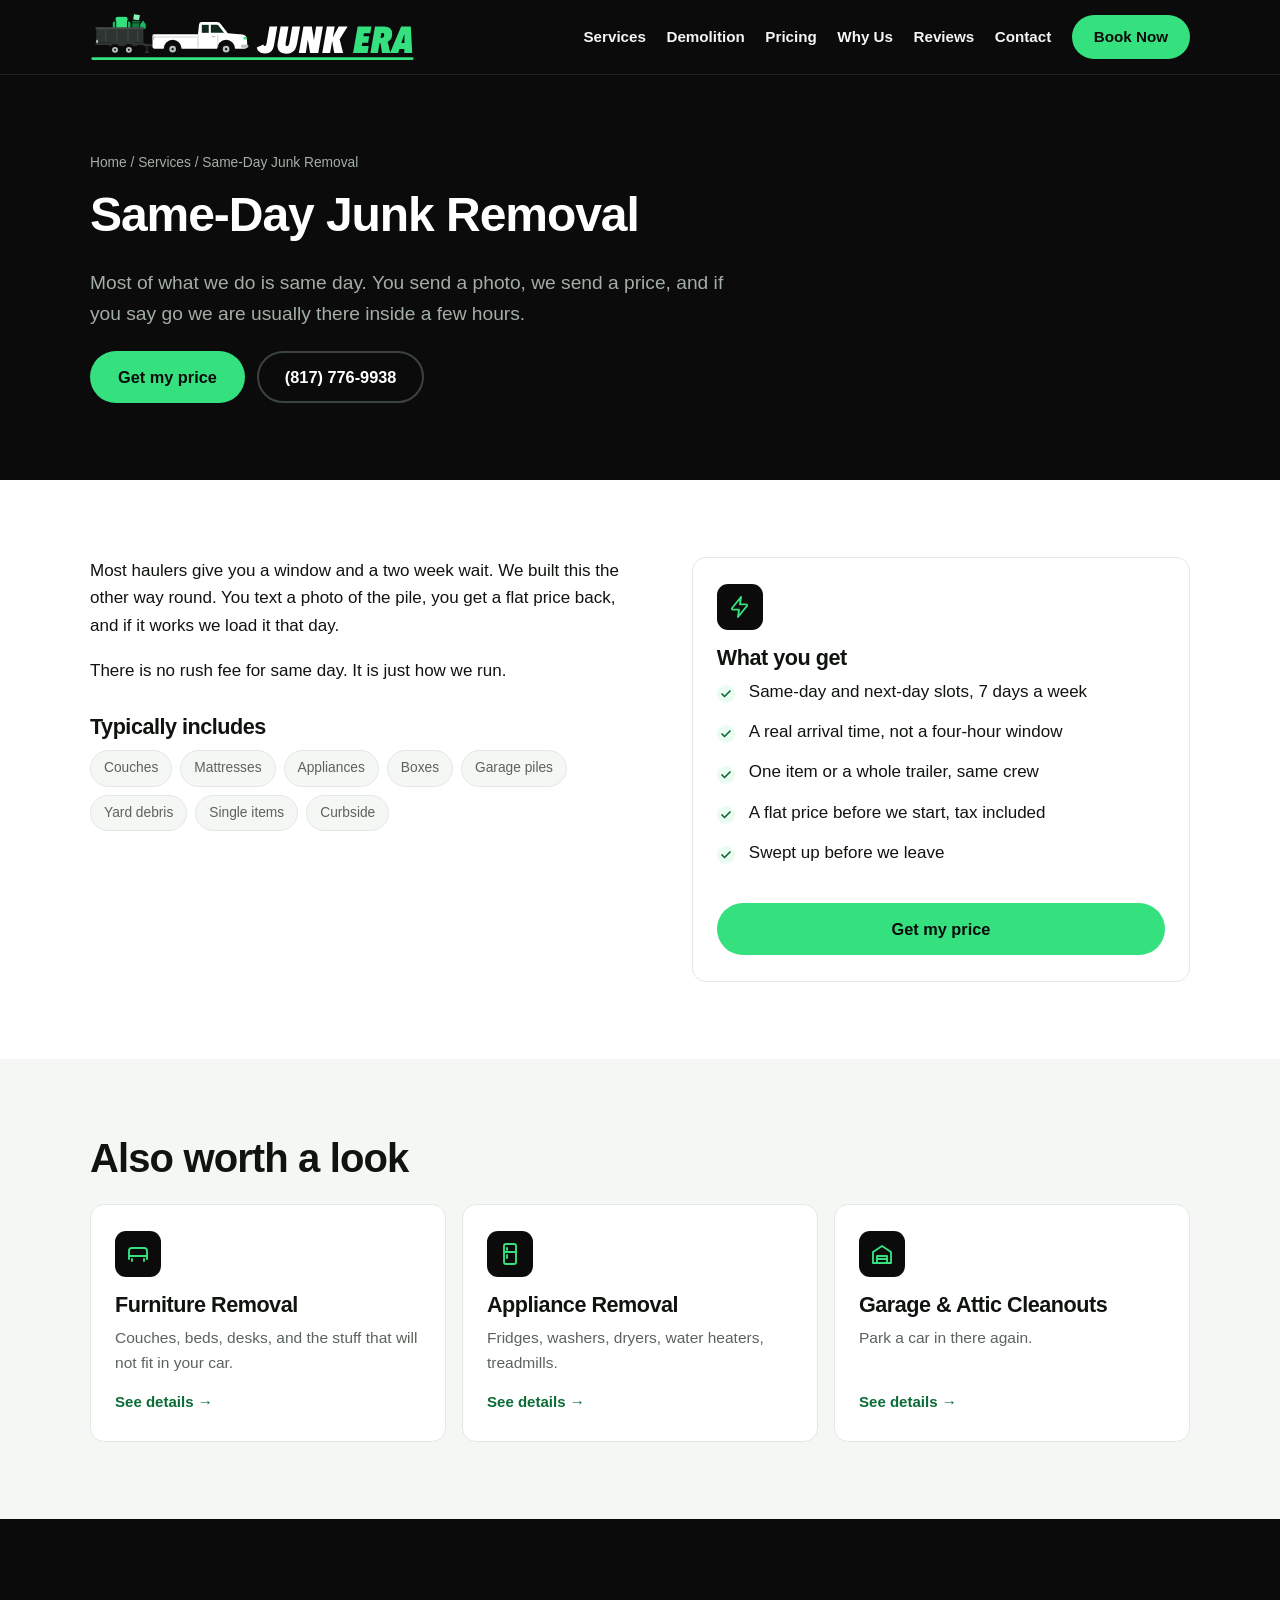
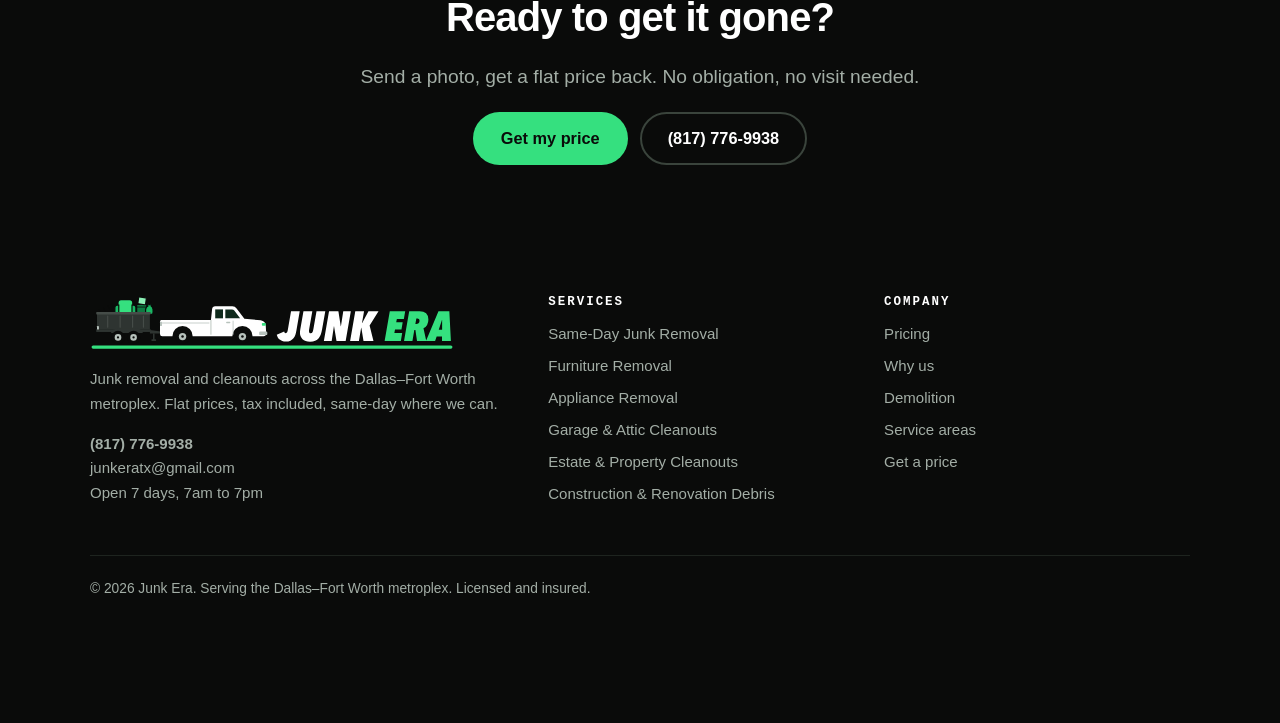
<file: service-same-day.html>
<!doctype html>
<html lang="en">
<head>
<meta charset="utf-8">
<meta name="viewport" content="width=device-width, initial-scale=1">
<title>Same-Day Junk Removal in Irving &amp; DFW | Junk Era</title>
<meta name="description" content="Booked this morning, gone this afternoon. Junk Era covers Irving and the DFW metroplex with flat, tax-included pricing and same-day slots.">
<link rel="canonical" href="https://junkeratx.com/service-same-day.html">
<meta name="theme-color" content="#0A0B0A">
<meta name="facebook-domain-verification" content="pfqvygi3fo51a682yfl552xx0j5bi7">
<meta property="og:title" content="Same-Day Junk Removal in Irving &amp; DFW | Junk Era">
<meta property="og:description" content="Booked this morning, gone this afternoon. Junk Era covers Irving and the DFW metroplex with flat, tax-included pricing and same-day slots.">
<meta property="og:type" content="website">
<meta property="og:url" content="https://junkeratx.com/service-same-day.html">
<link rel="icon" href="assets/img/favicon.svg" type="image/svg+xml">
<link rel="icon" href="assets/img/favicon.ico" sizes="any">
<link rel="apple-touch-icon" href="assets/img/apple-touch-icon.png">
<link rel="manifest" href="site.webmanifest">
<meta property="og:image" content="https://junkeratx.com/assets/img/og-image.png">
<meta property="og:image:width" content="1200">
<meta property="og:image:height" content="630">
<meta property="og:site_name" content="Junk Era">
<meta name="twitter:card" content="summary_large_image">
<meta name="twitter:image" content="https://junkeratx.com/assets/img/og-image.png">
<link rel="stylesheet" href="assets/css/style.css?v=11">

</head>
<body>
<a class="skip" href="#main">Skip to content</a>
<header class="site-head">
  <div class="wrap">
    <a class="brand" href="index.html" aria-label="Junk Era home"><svg role="img" aria-label="Junk Era" xmlns="http://www.w3.org/2000/svg" viewBox="-14 -6 940.168 144"><g transform="translate(166,0)"><g><g transform="translate(14,0)"><g transform="rotate(-24 -150 42)"><rect x="-176" y="20" rx="5" fill="#8BF0B5" stroke="#0A0B0A" stroke-width="3"/><path d="M-164,24 L-164,34 M-152,24 L-152,34 M-140,24 L-140,34 M-128,24 L-128,34" stroke="#0A0B0A" stroke-width="1.6" opacity=".35"/></g><path d="M-122,44 L-122,14 Q-122,6 -114,6 L-92,6 Q-84,6 -84,14 L-84,44 Z" fill="#35E07F" stroke="#0A0B0A" stroke-width="3"/><path d="M-130,44 L-130,26 Q-130,20 -124,20 L-120,20 L-120,44 Z" fill="#19B763" stroke="#0A0B0A" stroke-width="3"/><path d="M-86,44 L-86,20 L-82,20 Q-76,20 -76,26 L-76,44 Z" fill="#19B763" stroke="#0A0B0A" stroke-width="3"/><rect x="-74" y="18" width="26" height="24" rx="2" fill="#0E7A42" stroke="#0A0B0A" stroke-width="3"/><path d="M-74,25 L-48,25" stroke="#0A0B0A" stroke-width="2"/><rect x="-70" y="0" width="20" height="18" rx="2" fill="#8BF0B5" stroke="#0A0B0A" stroke-width="3" transform="rotate(8 -60 9)"/><path d="M-50,44 Q-54,26 -45,22 L-47,15 L-41,19 L-37,14 L-37,22 Q-29,28 -33,44 Z" fill="#19B763" stroke="#0A0B0A" stroke-width="3"/><path d="M-40,84 L-12,88 L-12,93 L-40,93 Z" fill="#2E3431"/><rect x="-32" y="93" width="4" height="17" fill="#2E3431"/><rect x="-36" y="108" width="12" height="4" rx="1" fill="#2E3431"/><path d="M-176,40 L-40,40 L-40,82 L-176,82 Z" fill="#2E3431"/><rect x="-178" y="82" width="140" height="7" fill="#2E3431"/><rect x="-178" y="38" width="140" height="6" rx="1.5" fill="#454C48"/><rect x="-150" y="47" width="3" height="31" rx="1.2" fill="#454C48"/><rect x="-118" y="47" width="3" height="31" rx="1.2" fill="#454C48"/><rect x="-86" y="47" width="3" height="31" rx="1.2" fill="#454C48"/><rect x="-58" y="47" width="3" height="31" rx="1.2" fill="#454C48"/><path d="M-140,92 Q-139,80 -118,80 L-78,80 Q-59,80 -58,92 Z" fill="#2E3431"/><circle cx="-122" cy="103" r="17" fill="#0A0B0A"/><circle cx="-122" cy="103" r="8.50" fill="#B7C2BC"/><circle cx="-122" cy="103" r="2.89" fill="#0A0B0A"/><circle cx="-82" cy="103" r="17" fill="#0A0B0A"/><circle cx="-82" cy="103" r="8.50" fill="#B7C2BC"/><circle cx="-82" cy="103" r="2.89" fill="#0A0B0A"/><rect x="-176" y="74" width="5" height="9" rx="1.2" fill="#B7C2BC"/></g><path d="M3,58 L131,58 L134,30 Q135,23 142,23 L186,23 Q193,23 197,29 L217,55 L259,59 Q271,61 272,73 L273,93 Q273,100 266,100 L238,100 A26,26 0 0 0 186,100 L84,100 A26,26 0 0 0 32,100 L6,100 Q0,100 0,94 L0,63 Q0,58 3,58 Z" fill="#FFFFFF"/><path d="M142,31 L162,31 L162,54 L142,54 Z" fill="#0F2A1C" rx="2"/><path d="M168,31 L185,31 Q189,31 191,34 L206,54 L168,54 Z" fill="#0F2A1C"/><path d="M131,58 L131,96" stroke="#B7C2BC" stroke-width="2.4"/><path d="M188,60 L188,96" stroke="#B7C2BC" stroke-width="2"/><rect x="170" y="63" width="11" height="3.4" rx="1.7" fill="#B7C2BC"/><path d="M4,66 L127,66" stroke="#B7C2BC" stroke-width="2"/><rect x="262" y="66" width="10" height="7" rx="2" fill="#35E07F"/><rect x="0" y="63" width="5" height="11" rx="1.5" fill="#B7C2BC"/><rect x="255" y="88" width="21" height="9" rx="3" fill="#B7C2BC"/><circle cx="58" cy="101" r="19" fill="#0A0B0A"/><circle cx="58" cy="101" r="9.50" fill="#B7C2BC"/><circle cx="58" cy="101" r="3.23" fill="#0A0B0A"/><circle cx="212" cy="101" r="19" fill="#0A0B0A"/><circle cx="212" cy="101" r="9.50" fill="#B7C2BC"/><circle cx="212" cy="101" r="3.23" fill="#0A0B0A"/></g></g><rect x="-10" y="124" width="928" height="8" rx="4" fill="#35E07F"/><path transform="translate(470.00,112.00)" d="M46.656 -26.136Q45.684 -20.412 44.01 -15.335999999999999Q42.336 -10.26 39.257999999999996 -6.48Q36.18 -2.7 31.374000000000002 -0.4860000000000001Q26.568 1.728 19.224 1.728Q14.363999999999999 1.728 10.53 0.32399999999999995Q6.696 -1.08 3.78 -3.402Q0.864 -5.724 -1.026 -8.91Q-2.916 -12.096 -3.78 -15.66L15.336 -24.084Q15.66 -22.248 16.686 -21.060000000000002Q17.712 -19.872 19.332 -19.872Q21.816 -19.872 22.896 -21.978Q23.976 -24.084 24.624 -28.08L32.94 -76.464H55.296Z M112.86 -29.808Q111.672 -23.004 109.674 -17.172Q107.676 -11.34 104.112 -7.074Q100.548 -2.808 95.094 -0.32399999999999984Q89.64 2.16 81.756 2.16Q75.384 2.16 70.578 0.43200000000000005Q65.77199999999999 -1.296 62.532 -4.374Q59.292 -7.452 57.618 -11.718Q55.944 -15.984 55.944 -21.06Q55.944 -23.22 56.16 -25.433999999999997Q56.376 -27.648 56.808 -29.916L64.908 -76.464H87.696L79.92 -31.536Q79.596 -29.7 79.38 -28.134Q79.164 -26.568 79.164 -25.272Q79.164 -22.68 80.19 -21.168Q81.216 -19.656 83.376 -19.656Q87.048 -19.656 88.398 -22.842Q89.74799999999999 -26.028 90.72 -31.536L98.49600000000001 -76.464H121.068Z M173.44799999999998 0.0H149.904L143.53199999999998 -37.476H143.208L137.48399999999998 0.0H117.396L130.68 -76.464H154.764L160.81199999999998 -37.908H161.244L167.292 -76.464H186.732Z M235.00799999999998 -39.636 244.944 0.0H219.34799999999998L213.732 -33.588H213.29999999999998L207.468 0.0H184.896L198.18 -76.464H220.752L215.45999999999998 -46.116H216.0L232.09199999999998 -76.464H257.904Z" fill="#FFFFFF"/><path transform="translate(742.34,112.00)" d="M50.76 -56.592H32.724L31.104 -47.952H47.736L44.604 -29.483999999999998H27.972L26.352 -20.196H46.44L42.984 0.0H1.296L14.58 -76.464H54.216Z M113.832 -54.972Q113.832 -46.656 110.538 -40.932Q107.244 -35.208 101.196 -32.616L108.432 0.0H84.564L80.46000000000001 -27.864H77.652L72.792 0.0H51.192L64.476 -76.464H90.936Q102.06 -76.464 107.946 -71.064Q113.832 -65.664 113.832 -54.972ZM91.044 -52.056Q91.044 -55.403999999999996 89.262 -56.483999999999995Q87.47999999999999 -57.564 85.86 -57.564H82.836L80.352 -43.416H82.72800000000001Q85.968 -43.416 88.506 -45.36Q91.044 -47.304 91.044 -52.056Z M148.824 -11.232H135.108L131.112 0.0H107.568L139.752 -76.464H167.724L171.72 0.0H148.824ZM140.508 -28.404H149.148V-53.568H148.716Z" fill="#35E07F"/></svg></a>
    <button class="navtoggle" aria-label="Menu" aria-expanded="false" aria-controls="nav">
      <span></span><span></span><span></span>
    </button>
    <nav class="nav" id="nav">
      <a href="services.html">Services</a><a href="demolition.html">Demolition</a><a href="pricing.html">Pricing</a><a href="why-us.html">Why Us</a><a href="index.html#reviews">Reviews</a><a href="contact.html">Contact</a>
      <a class="btn btn--primary" href="contact.html">Book Now</a>
    </nav>
  </div>
</header>

<main id="main">
<section class="sec sec--dark">
  <div class="wrap">
    <p class="breadcrumb"><a href="index.html">Home</a> / <a href="services.html">Services</a> / Same-Day Junk Removal</p>
    <h1 style="font-size:clamp(1.9rem, 1.3rem + 2.4vw, 3rem)">Same-Day Junk Removal</h1>
    <p class="lede">Most of what we do is same day. You send a photo, we send a price, and if you say go we are usually there inside a few hours.</p>
    <div class="btns" style="margin-top:22px">
      <a class="btn btn--primary" href="contact.html">Get my price</a>
      <a class="btn btn--ghost" href="tel:+18177769938">(817) 776-9938</a>
    </div>
  </div>
</section>

<section class="sec"><div class="wrap split">
  <div>
    <p>Most haulers give you a window and a two week wait. We built this the other way round. You text a photo of the pile, you get a flat price back, and if it works we load it that day.</p><p>There is no rush fee for same day. It is just how we run.</p>
    <h3 style="margin-top:1.4em">Typically includes</h3>
    <ul class="tags"><li>Couches</li><li>Mattresses</li><li>Appliances</li><li>Boxes</li><li>Garage piles</li><li>Yard debris</li><li>Single items</li><li>Curbside</li></ul>
  </div>
  <div class="card">
    <div class="ico"><svg class="" viewBox="0 0 24 24" aria-hidden="true"><path d="M13 2 4.1 13a1 1 0 0 0 .8 1.6h6.1l-1 7.4 8.9-11a1 1 0 0 0-.8-1.6h-6.1z"/></svg></div>
    <h3>What you get</h3>
    <ul class="checks"><li>Same-day and next-day slots, 7 days a week</li><li>A real arrival time, not a four-hour window</li><li>One item or a whole trailer, same crew</li>
      <li>A flat price before we start, tax included</li>
      <li>Swept up before we leave</li></ul>
    <a class="btn btn--primary" href="contact.html" style="margin-top:6px">Get my price</a>
  </div>
</div></section>

<section class="sec sec--paper2"><div class="wrap">
  <h2>Also worth a look</h2>
  <div class="grid grid--3" style="margin-top:22px"><article class="card card--link">
  <div class="ico"><svg class="" viewBox="0 0 24 24" aria-hidden="true"><path d="M3 17V9a3 3 0 0 1 3-3h12a3 3 0 0 1 3 3v8"/><path d="M3 14h18"/><path d="M6 17v2M18 17v2"/></svg></div><h3>Furniture Removal</h3>
  <p>Couches, beds, desks, and the stuff that will not fit in your car.</p><span class="more">See details &rarr;</span>
  <a class="cardlink" href="service-furniture.html" aria-label="Furniture Removal"></a>
</article><article class="card card--link">
  <div class="ico"><svg class="" viewBox="0 0 24 24" aria-hidden="true"><rect x="6" y="2" width="12" height="20" rx="2"/><path d="M6 10h12"/><path d="M9 6v2M9 13v3"/></svg></div><h3>Appliance Removal</h3>
  <p>Fridges, washers, dryers, water heaters, treadmills.</p><span class="more">See details &rarr;</span>
  <a class="cardlink" href="service-appliances.html" aria-label="Appliance Removal"></a>
</article><article class="card card--link">
  <div class="ico"><svg class="" viewBox="0 0 24 24" aria-hidden="true"><path d="m3 10 9-6 9 6v11H3z"/><path d="M7 21v-7h10v7"/><path d="M7 17h10"/></svg></div><h3>Garage &amp; Attic Cleanouts</h3>
  <p>Park a car in there again.</p><span class="more">See details &rarr;</span>
  <a class="cardlink" href="service-garage-cleanout.html" aria-label="Garage &amp; Attic Cleanouts"></a>
</article></div>
</div></section>
<section class="sec sec--dark center">
  <div class="wrap">
    <h2>Ready to get it gone?</h2>
    <p class="lede">Send a photo, get a flat price back. No obligation, no visit needed.</p>
    <div class="btns">
      <a class="btn btn--primary" href="contact.html">Get my price</a>
      <a class="btn btn--ghost" href="tel:+18177769938">(817) 776-9938</a>
    </div>
  </div>
</section></main>
<footer class="site-foot">
  <div class="wrap">
    <div class="foot-grid">
      <div>
        <div class="footlogo"><svg role="img" aria-label="Junk Era" xmlns="http://www.w3.org/2000/svg" viewBox="-14 -6 940.168 144"><g transform="translate(166,0)"><g><g transform="translate(14,0)"><g transform="rotate(-24 -150 42)"><rect x="-176" y="20" rx="5" fill="#8BF0B5" stroke="#0A0B0A" stroke-width="3"/><path d="M-164,24 L-164,34 M-152,24 L-152,34 M-140,24 L-140,34 M-128,24 L-128,34" stroke="#0A0B0A" stroke-width="1.6" opacity=".35"/></g><path d="M-122,44 L-122,14 Q-122,6 -114,6 L-92,6 Q-84,6 -84,14 L-84,44 Z" fill="#35E07F" stroke="#0A0B0A" stroke-width="3"/><path d="M-130,44 L-130,26 Q-130,20 -124,20 L-120,20 L-120,44 Z" fill="#19B763" stroke="#0A0B0A" stroke-width="3"/><path d="M-86,44 L-86,20 L-82,20 Q-76,20 -76,26 L-76,44 Z" fill="#19B763" stroke="#0A0B0A" stroke-width="3"/><rect x="-74" y="18" width="26" height="24" rx="2" fill="#0E7A42" stroke="#0A0B0A" stroke-width="3"/><path d="M-74,25 L-48,25" stroke="#0A0B0A" stroke-width="2"/><rect x="-70" y="0" width="20" height="18" rx="2" fill="#8BF0B5" stroke="#0A0B0A" stroke-width="3" transform="rotate(8 -60 9)"/><path d="M-50,44 Q-54,26 -45,22 L-47,15 L-41,19 L-37,14 L-37,22 Q-29,28 -33,44 Z" fill="#19B763" stroke="#0A0B0A" stroke-width="3"/><path d="M-40,84 L-12,88 L-12,93 L-40,93 Z" fill="#2E3431"/><rect x="-32" y="93" width="4" height="17" fill="#2E3431"/><rect x="-36" y="108" width="12" height="4" rx="1" fill="#2E3431"/><path d="M-176,40 L-40,40 L-40,82 L-176,82 Z" fill="#2E3431"/><rect x="-178" y="82" width="140" height="7" fill="#2E3431"/><rect x="-178" y="38" width="140" height="6" rx="1.5" fill="#454C48"/><rect x="-150" y="47" width="3" height="31" rx="1.2" fill="#454C48"/><rect x="-118" y="47" width="3" height="31" rx="1.2" fill="#454C48"/><rect x="-86" y="47" width="3" height="31" rx="1.2" fill="#454C48"/><rect x="-58" y="47" width="3" height="31" rx="1.2" fill="#454C48"/><path d="M-140,92 Q-139,80 -118,80 L-78,80 Q-59,80 -58,92 Z" fill="#2E3431"/><circle cx="-122" cy="103" r="17" fill="#0A0B0A"/><circle cx="-122" cy="103" r="8.50" fill="#B7C2BC"/><circle cx="-122" cy="103" r="2.89" fill="#0A0B0A"/><circle cx="-82" cy="103" r="17" fill="#0A0B0A"/><circle cx="-82" cy="103" r="8.50" fill="#B7C2BC"/><circle cx="-82" cy="103" r="2.89" fill="#0A0B0A"/><rect x="-176" y="74" width="5" height="9" rx="1.2" fill="#B7C2BC"/></g><path d="M3,58 L131,58 L134,30 Q135,23 142,23 L186,23 Q193,23 197,29 L217,55 L259,59 Q271,61 272,73 L273,93 Q273,100 266,100 L238,100 A26,26 0 0 0 186,100 L84,100 A26,26 0 0 0 32,100 L6,100 Q0,100 0,94 L0,63 Q0,58 3,58 Z" fill="#FFFFFF"/><path d="M142,31 L162,31 L162,54 L142,54 Z" fill="#0F2A1C" rx="2"/><path d="M168,31 L185,31 Q189,31 191,34 L206,54 L168,54 Z" fill="#0F2A1C"/><path d="M131,58 L131,96" stroke="#B7C2BC" stroke-width="2.4"/><path d="M188,60 L188,96" stroke="#B7C2BC" stroke-width="2"/><rect x="170" y="63" width="11" height="3.4" rx="1.7" fill="#B7C2BC"/><path d="M4,66 L127,66" stroke="#B7C2BC" stroke-width="2"/><rect x="262" y="66" width="10" height="7" rx="2" fill="#35E07F"/><rect x="0" y="63" width="5" height="11" rx="1.5" fill="#B7C2BC"/><rect x="255" y="88" width="21" height="9" rx="3" fill="#B7C2BC"/><circle cx="58" cy="101" r="19" fill="#0A0B0A"/><circle cx="58" cy="101" r="9.50" fill="#B7C2BC"/><circle cx="58" cy="101" r="3.23" fill="#0A0B0A"/><circle cx="212" cy="101" r="19" fill="#0A0B0A"/><circle cx="212" cy="101" r="9.50" fill="#B7C2BC"/><circle cx="212" cy="101" r="3.23" fill="#0A0B0A"/></g></g><rect x="-10" y="124" width="928" height="8" rx="4" fill="#35E07F"/><path transform="translate(470.00,112.00)" d="M46.656 -26.136Q45.684 -20.412 44.01 -15.335999999999999Q42.336 -10.26 39.257999999999996 -6.48Q36.18 -2.7 31.374000000000002 -0.4860000000000001Q26.568 1.728 19.224 1.728Q14.363999999999999 1.728 10.53 0.32399999999999995Q6.696 -1.08 3.78 -3.402Q0.864 -5.724 -1.026 -8.91Q-2.916 -12.096 -3.78 -15.66L15.336 -24.084Q15.66 -22.248 16.686 -21.060000000000002Q17.712 -19.872 19.332 -19.872Q21.816 -19.872 22.896 -21.978Q23.976 -24.084 24.624 -28.08L32.94 -76.464H55.296Z M112.86 -29.808Q111.672 -23.004 109.674 -17.172Q107.676 -11.34 104.112 -7.074Q100.548 -2.808 95.094 -0.32399999999999984Q89.64 2.16 81.756 2.16Q75.384 2.16 70.578 0.43200000000000005Q65.77199999999999 -1.296 62.532 -4.374Q59.292 -7.452 57.618 -11.718Q55.944 -15.984 55.944 -21.06Q55.944 -23.22 56.16 -25.433999999999997Q56.376 -27.648 56.808 -29.916L64.908 -76.464H87.696L79.92 -31.536Q79.596 -29.7 79.38 -28.134Q79.164 -26.568 79.164 -25.272Q79.164 -22.68 80.19 -21.168Q81.216 -19.656 83.376 -19.656Q87.048 -19.656 88.398 -22.842Q89.74799999999999 -26.028 90.72 -31.536L98.49600000000001 -76.464H121.068Z M173.44799999999998 0.0H149.904L143.53199999999998 -37.476H143.208L137.48399999999998 0.0H117.396L130.68 -76.464H154.764L160.81199999999998 -37.908H161.244L167.292 -76.464H186.732Z M235.00799999999998 -39.636 244.944 0.0H219.34799999999998L213.732 -33.588H213.29999999999998L207.468 0.0H184.896L198.18 -76.464H220.752L215.45999999999998 -46.116H216.0L232.09199999999998 -76.464H257.904Z" fill="#FFFFFF"/><path transform="translate(742.34,112.00)" d="M50.76 -56.592H32.724L31.104 -47.952H47.736L44.604 -29.483999999999998H27.972L26.352 -20.196H46.44L42.984 0.0H1.296L14.58 -76.464H54.216Z M113.832 -54.972Q113.832 -46.656 110.538 -40.932Q107.244 -35.208 101.196 -32.616L108.432 0.0H84.564L80.46000000000001 -27.864H77.652L72.792 0.0H51.192L64.476 -76.464H90.936Q102.06 -76.464 107.946 -71.064Q113.832 -65.664 113.832 -54.972ZM91.044 -52.056Q91.044 -55.403999999999996 89.262 -56.483999999999995Q87.47999999999999 -57.564 85.86 -57.564H82.836L80.352 -43.416H82.72800000000001Q85.968 -43.416 88.506 -45.36Q91.044 -47.304 91.044 -52.056Z M148.824 -11.232H135.108L131.112 0.0H107.568L139.752 -76.464H167.724L171.72 0.0H148.824ZM140.508 -28.404H149.148V-53.568H148.716Z" fill="#35E07F"/></svg></div>
        <p>Junk removal and cleanouts across the Dallas&ndash;Fort Worth metroplex.
           Flat prices, tax included, same-day where we can.</p>
        <p><a href="tel:+18177769938"><strong>(817) 776-9938</strong></a><br>
           <a href="mailto:junkeratx@gmail.com">junkeratx@gmail.com</a><br>Open 7 days, 7am to 7pm</p>
      </div>
      <div><h4>Services</h4><ul><li><a href="service-same-day.html">Same-Day Junk Removal</a></li><li><a href="service-furniture.html">Furniture Removal</a></li><li><a href="service-appliances.html">Appliance Removal</a></li><li><a href="service-garage-cleanout.html">Garage &amp; Attic Cleanouts</a></li><li><a href="service-estate-cleanout.html">Estate &amp; Property Cleanouts</a></li><li><a href="service-construction-debris.html">Construction &amp; Renovation Debris</a></li></ul></div>
      <div><h4>Company</h4><ul>
        <li><a href="pricing.html">Pricing</a></li>
        <li><a href="why-us.html">Why us</a></li>
        <li><a href="demolition.html">Demolition</a></li>
        <li><a href="index.html#areas">Service areas</a></li>
        <li><a href="contact.html">Get a price</a></li>
      </ul></div>
    </div>
    <div class="legal">
      <p>&copy; <span id="yr">2026</span> Junk Era. Serving the Dallas&ndash;Fort Worth
      metroplex. Licensed and insured.</p>
    </div>
  </div>
</footer>
<div class="callbar">
  <a class="btn btn--primary" href="tel:+18177769938">Call now</a>
  <a class="btn btn--ghost" href="contact.html">Get a price</a>
</div>
<script src="assets/js/main.js?v=11"></script>
</body>
</html>
</file>
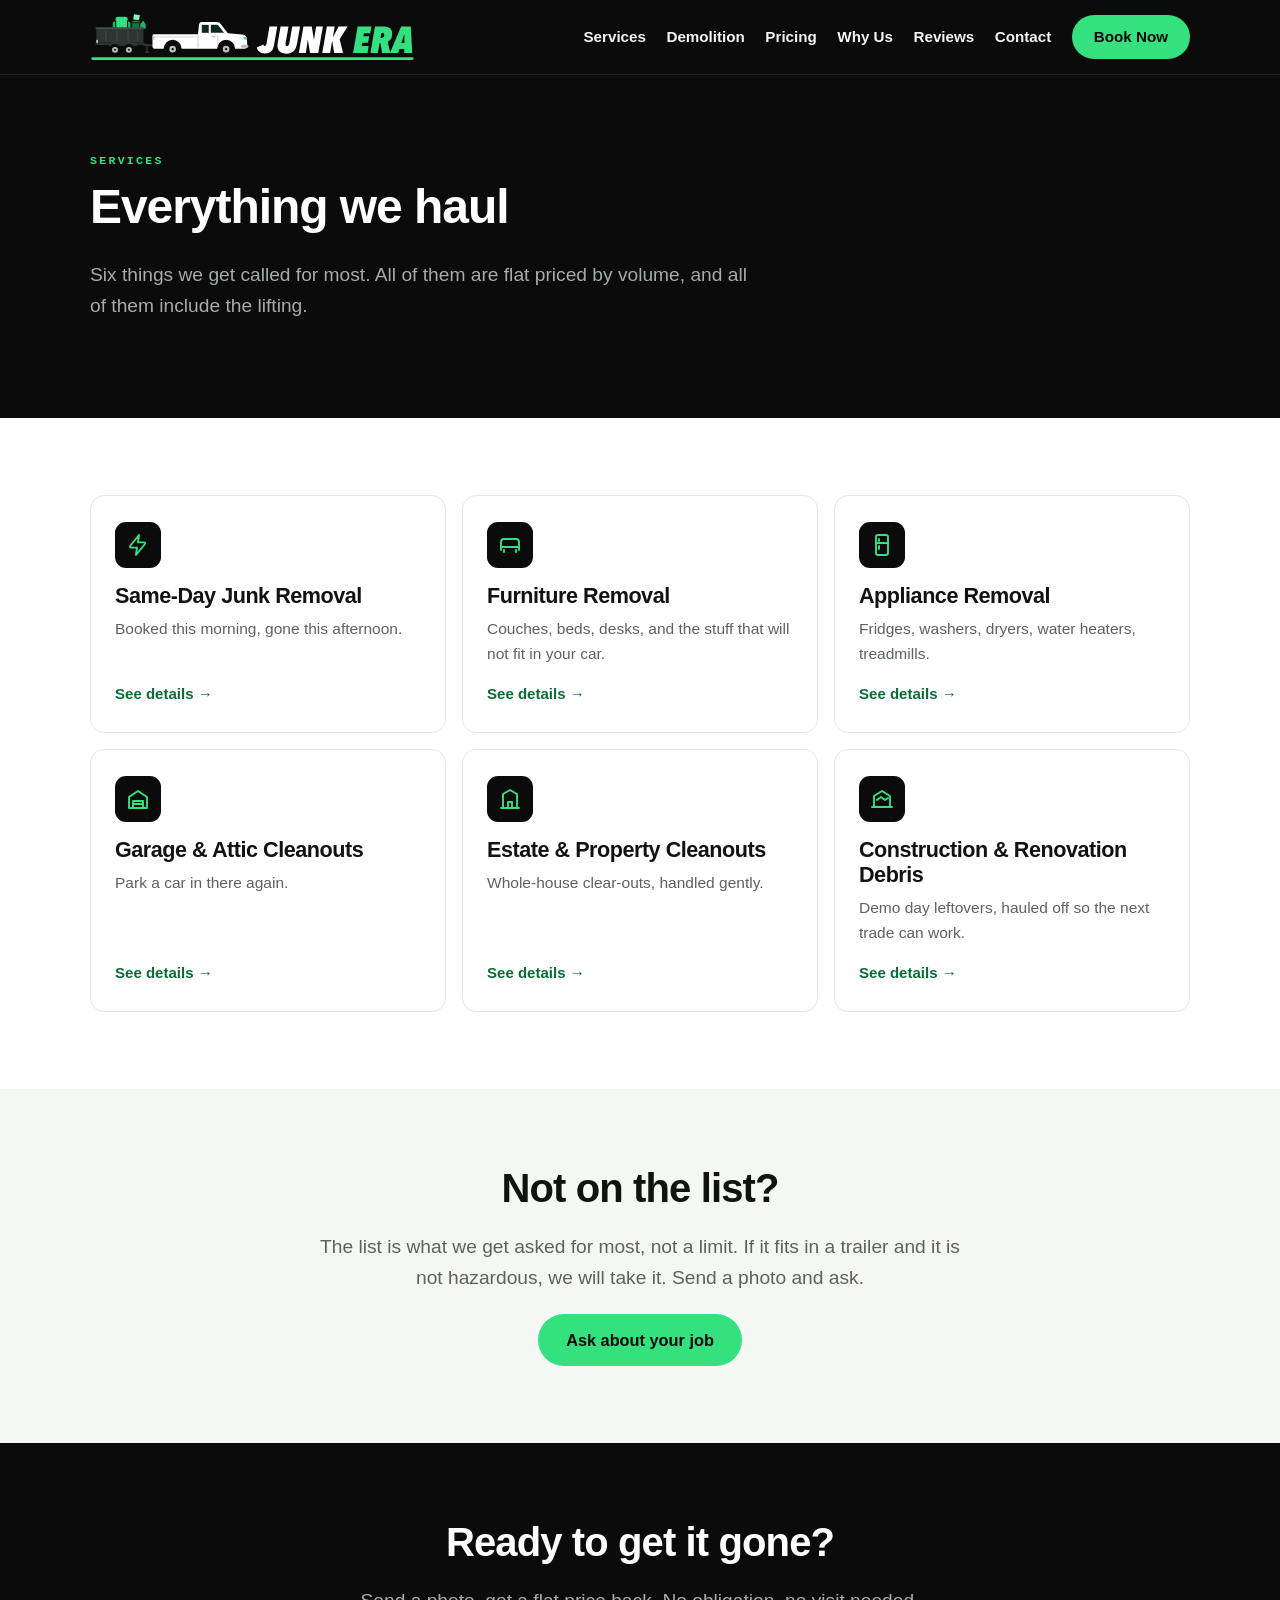
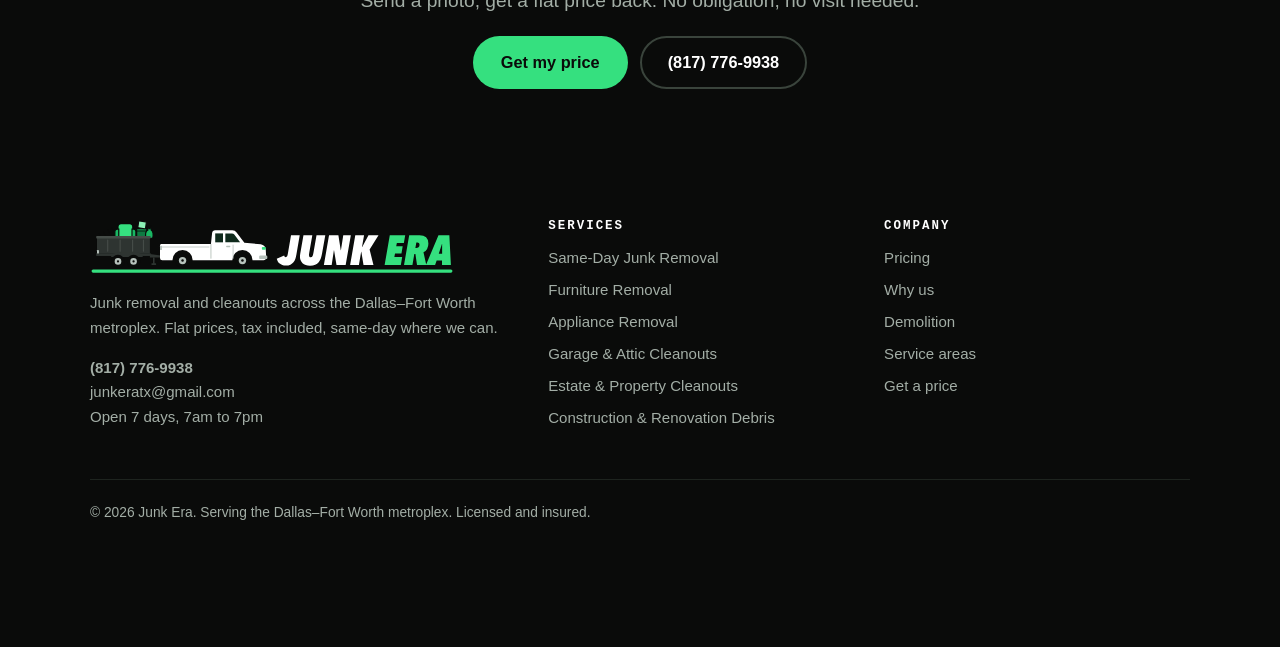
<file: services.html>
<!doctype html>
<html lang="en">
<head>
<meta charset="utf-8">
<meta name="viewport" content="width=device-width, initial-scale=1">
<title>Our Services | Junk Era</title>
<meta name="description" content="Same-day junk removal, furniture and appliance pickup, garage and estate cleanouts, and construction debris hauling across Dallas-Fort Worth.">
<link rel="canonical" href="https://junkeratx.com/services.html">
<meta name="theme-color" content="#0A0B0A">
<meta name="facebook-domain-verification" content="pfqvygi3fo51a682yfl552xx0j5bi7">
<meta property="og:title" content="Our Services | Junk Era">
<meta property="og:description" content="Same-day junk removal, furniture and appliance pickup, garage and estate cleanouts, and construction debris hauling across Dallas-Fort Worth.">
<meta property="og:type" content="website">
<meta property="og:url" content="https://junkeratx.com/services.html">
<link rel="icon" href="assets/img/favicon.svg" type="image/svg+xml">
<link rel="icon" href="assets/img/favicon.ico" sizes="any">
<link rel="apple-touch-icon" href="assets/img/apple-touch-icon.png">
<link rel="manifest" href="site.webmanifest">
<meta property="og:image" content="https://junkeratx.com/assets/img/og-image.png">
<meta property="og:image:width" content="1200">
<meta property="og:image:height" content="630">
<meta property="og:site_name" content="Junk Era">
<meta name="twitter:card" content="summary_large_image">
<meta name="twitter:image" content="https://junkeratx.com/assets/img/og-image.png">
<link rel="stylesheet" href="assets/css/style.css?v=11">

</head>
<body>
<a class="skip" href="#main">Skip to content</a>
<header class="site-head">
  <div class="wrap">
    <a class="brand" href="index.html" aria-label="Junk Era home"><svg role="img" aria-label="Junk Era" xmlns="http://www.w3.org/2000/svg" viewBox="-14 -6 940.168 144"><g transform="translate(166,0)"><g><g transform="translate(14,0)"><g transform="rotate(-24 -150 42)"><rect x="-176" y="20" rx="5" fill="#8BF0B5" stroke="#0A0B0A" stroke-width="3"/><path d="M-164,24 L-164,34 M-152,24 L-152,34 M-140,24 L-140,34 M-128,24 L-128,34" stroke="#0A0B0A" stroke-width="1.6" opacity=".35"/></g><path d="M-122,44 L-122,14 Q-122,6 -114,6 L-92,6 Q-84,6 -84,14 L-84,44 Z" fill="#35E07F" stroke="#0A0B0A" stroke-width="3"/><path d="M-130,44 L-130,26 Q-130,20 -124,20 L-120,20 L-120,44 Z" fill="#19B763" stroke="#0A0B0A" stroke-width="3"/><path d="M-86,44 L-86,20 L-82,20 Q-76,20 -76,26 L-76,44 Z" fill="#19B763" stroke="#0A0B0A" stroke-width="3"/><rect x="-74" y="18" width="26" height="24" rx="2" fill="#0E7A42" stroke="#0A0B0A" stroke-width="3"/><path d="M-74,25 L-48,25" stroke="#0A0B0A" stroke-width="2"/><rect x="-70" y="0" width="20" height="18" rx="2" fill="#8BF0B5" stroke="#0A0B0A" stroke-width="3" transform="rotate(8 -60 9)"/><path d="M-50,44 Q-54,26 -45,22 L-47,15 L-41,19 L-37,14 L-37,22 Q-29,28 -33,44 Z" fill="#19B763" stroke="#0A0B0A" stroke-width="3"/><path d="M-40,84 L-12,88 L-12,93 L-40,93 Z" fill="#2E3431"/><rect x="-32" y="93" width="4" height="17" fill="#2E3431"/><rect x="-36" y="108" width="12" height="4" rx="1" fill="#2E3431"/><path d="M-176,40 L-40,40 L-40,82 L-176,82 Z" fill="#2E3431"/><rect x="-178" y="82" width="140" height="7" fill="#2E3431"/><rect x="-178" y="38" width="140" height="6" rx="1.5" fill="#454C48"/><rect x="-150" y="47" width="3" height="31" rx="1.2" fill="#454C48"/><rect x="-118" y="47" width="3" height="31" rx="1.2" fill="#454C48"/><rect x="-86" y="47" width="3" height="31" rx="1.2" fill="#454C48"/><rect x="-58" y="47" width="3" height="31" rx="1.2" fill="#454C48"/><path d="M-140,92 Q-139,80 -118,80 L-78,80 Q-59,80 -58,92 Z" fill="#2E3431"/><circle cx="-122" cy="103" r="17" fill="#0A0B0A"/><circle cx="-122" cy="103" r="8.50" fill="#B7C2BC"/><circle cx="-122" cy="103" r="2.89" fill="#0A0B0A"/><circle cx="-82" cy="103" r="17" fill="#0A0B0A"/><circle cx="-82" cy="103" r="8.50" fill="#B7C2BC"/><circle cx="-82" cy="103" r="2.89" fill="#0A0B0A"/><rect x="-176" y="74" width="5" height="9" rx="1.2" fill="#B7C2BC"/></g><path d="M3,58 L131,58 L134,30 Q135,23 142,23 L186,23 Q193,23 197,29 L217,55 L259,59 Q271,61 272,73 L273,93 Q273,100 266,100 L238,100 A26,26 0 0 0 186,100 L84,100 A26,26 0 0 0 32,100 L6,100 Q0,100 0,94 L0,63 Q0,58 3,58 Z" fill="#FFFFFF"/><path d="M142,31 L162,31 L162,54 L142,54 Z" fill="#0F2A1C" rx="2"/><path d="M168,31 L185,31 Q189,31 191,34 L206,54 L168,54 Z" fill="#0F2A1C"/><path d="M131,58 L131,96" stroke="#B7C2BC" stroke-width="2.4"/><path d="M188,60 L188,96" stroke="#B7C2BC" stroke-width="2"/><rect x="170" y="63" width="11" height="3.4" rx="1.7" fill="#B7C2BC"/><path d="M4,66 L127,66" stroke="#B7C2BC" stroke-width="2"/><rect x="262" y="66" width="10" height="7" rx="2" fill="#35E07F"/><rect x="0" y="63" width="5" height="11" rx="1.5" fill="#B7C2BC"/><rect x="255" y="88" width="21" height="9" rx="3" fill="#B7C2BC"/><circle cx="58" cy="101" r="19" fill="#0A0B0A"/><circle cx="58" cy="101" r="9.50" fill="#B7C2BC"/><circle cx="58" cy="101" r="3.23" fill="#0A0B0A"/><circle cx="212" cy="101" r="19" fill="#0A0B0A"/><circle cx="212" cy="101" r="9.50" fill="#B7C2BC"/><circle cx="212" cy="101" r="3.23" fill="#0A0B0A"/></g></g><rect x="-10" y="124" width="928" height="8" rx="4" fill="#35E07F"/><path transform="translate(470.00,112.00)" d="M46.656 -26.136Q45.684 -20.412 44.01 -15.335999999999999Q42.336 -10.26 39.257999999999996 -6.48Q36.18 -2.7 31.374000000000002 -0.4860000000000001Q26.568 1.728 19.224 1.728Q14.363999999999999 1.728 10.53 0.32399999999999995Q6.696 -1.08 3.78 -3.402Q0.864 -5.724 -1.026 -8.91Q-2.916 -12.096 -3.78 -15.66L15.336 -24.084Q15.66 -22.248 16.686 -21.060000000000002Q17.712 -19.872 19.332 -19.872Q21.816 -19.872 22.896 -21.978Q23.976 -24.084 24.624 -28.08L32.94 -76.464H55.296Z M112.86 -29.808Q111.672 -23.004 109.674 -17.172Q107.676 -11.34 104.112 -7.074Q100.548 -2.808 95.094 -0.32399999999999984Q89.64 2.16 81.756 2.16Q75.384 2.16 70.578 0.43200000000000005Q65.77199999999999 -1.296 62.532 -4.374Q59.292 -7.452 57.618 -11.718Q55.944 -15.984 55.944 -21.06Q55.944 -23.22 56.16 -25.433999999999997Q56.376 -27.648 56.808 -29.916L64.908 -76.464H87.696L79.92 -31.536Q79.596 -29.7 79.38 -28.134Q79.164 -26.568 79.164 -25.272Q79.164 -22.68 80.19 -21.168Q81.216 -19.656 83.376 -19.656Q87.048 -19.656 88.398 -22.842Q89.74799999999999 -26.028 90.72 -31.536L98.49600000000001 -76.464H121.068Z M173.44799999999998 0.0H149.904L143.53199999999998 -37.476H143.208L137.48399999999998 0.0H117.396L130.68 -76.464H154.764L160.81199999999998 -37.908H161.244L167.292 -76.464H186.732Z M235.00799999999998 -39.636 244.944 0.0H219.34799999999998L213.732 -33.588H213.29999999999998L207.468 0.0H184.896L198.18 -76.464H220.752L215.45999999999998 -46.116H216.0L232.09199999999998 -76.464H257.904Z" fill="#FFFFFF"/><path transform="translate(742.34,112.00)" d="M50.76 -56.592H32.724L31.104 -47.952H47.736L44.604 -29.483999999999998H27.972L26.352 -20.196H46.44L42.984 0.0H1.296L14.58 -76.464H54.216Z M113.832 -54.972Q113.832 -46.656 110.538 -40.932Q107.244 -35.208 101.196 -32.616L108.432 0.0H84.564L80.46000000000001 -27.864H77.652L72.792 0.0H51.192L64.476 -76.464H90.936Q102.06 -76.464 107.946 -71.064Q113.832 -65.664 113.832 -54.972ZM91.044 -52.056Q91.044 -55.403999999999996 89.262 -56.483999999999995Q87.47999999999999 -57.564 85.86 -57.564H82.836L80.352 -43.416H82.72800000000001Q85.968 -43.416 88.506 -45.36Q91.044 -47.304 91.044 -52.056Z M148.824 -11.232H135.108L131.112 0.0H107.568L139.752 -76.464H167.724L171.72 0.0H148.824ZM140.508 -28.404H149.148V-53.568H148.716Z" fill="#35E07F"/></svg></a>
    <button class="navtoggle" aria-label="Menu" aria-expanded="false" aria-controls="nav">
      <span></span><span></span><span></span>
    </button>
    <nav class="nav" id="nav">
      <a href="services.html">Services</a><a href="demolition.html">Demolition</a><a href="pricing.html">Pricing</a><a href="why-us.html">Why Us</a><a href="index.html#reviews">Reviews</a><a href="contact.html">Contact</a>
      <a class="btn btn--primary" href="contact.html">Book Now</a>
    </nav>
  </div>
</header>

<main id="main">
<section class="sec sec--dark">
  <div class="wrap">
    <p class="eyebrow">Services</p>
    <h1 style="font-size:clamp(1.9rem, 1.3rem + 2.4vw, 3rem)">Everything we haul</h1>
    <p class="lede">Six things we get called for most. All of them are flat priced by volume,
      and all of them include the lifting.</p>
  </div>
</section>
<section class="sec"><div class="wrap"><div class="grid grid--3"><article class="card card--link">
  <div class="ico"><svg class="" viewBox="0 0 24 24" aria-hidden="true"><path d="M13 2 4.1 13a1 1 0 0 0 .8 1.6h6.1l-1 7.4 8.9-11a1 1 0 0 0-.8-1.6h-6.1z"/></svg></div>
  <h3>Same-Day Junk Removal</h3>
  <p>Booked this morning, gone this afternoon.</p>
  <span class="more">See details &rarr;</span>
  <a class="cardlink" href="service-same-day.html" aria-label="Same-Day Junk Removal"></a>
</article><article class="card card--link">
  <div class="ico"><svg class="" viewBox="0 0 24 24" aria-hidden="true"><path d="M3 17V9a3 3 0 0 1 3-3h12a3 3 0 0 1 3 3v8"/><path d="M3 14h18"/><path d="M6 17v2M18 17v2"/></svg></div>
  <h3>Furniture Removal</h3>
  <p>Couches, beds, desks, and the stuff that will not fit in your car.</p>
  <span class="more">See details &rarr;</span>
  <a class="cardlink" href="service-furniture.html" aria-label="Furniture Removal"></a>
</article><article class="card card--link">
  <div class="ico"><svg class="" viewBox="0 0 24 24" aria-hidden="true"><rect x="6" y="2" width="12" height="20" rx="2"/><path d="M6 10h12"/><path d="M9 6v2M9 13v3"/></svg></div>
  <h3>Appliance Removal</h3>
  <p>Fridges, washers, dryers, water heaters, treadmills.</p>
  <span class="more">See details &rarr;</span>
  <a class="cardlink" href="service-appliances.html" aria-label="Appliance Removal"></a>
</article><article class="card card--link">
  <div class="ico"><svg class="" viewBox="0 0 24 24" aria-hidden="true"><path d="m3 10 9-6 9 6v11H3z"/><path d="M7 21v-7h10v7"/><path d="M7 17h10"/></svg></div>
  <h3>Garage &amp; Attic Cleanouts</h3>
  <p>Park a car in there again.</p>
  <span class="more">See details &rarr;</span>
  <a class="cardlink" href="service-garage-cleanout.html" aria-label="Garage &amp; Attic Cleanouts"></a>
</article><article class="card card--link">
  <div class="ico"><svg class="" viewBox="0 0 24 24" aria-hidden="true"><path d="M3 21h18"/><path d="M5 21V7l7-4 7 4v14"/><path d="M10 21v-6h4v6"/></svg></div>
  <h3>Estate &amp; Property Cleanouts</h3>
  <p>Whole-house clear-outs, handled gently.</p>
  <span class="more">See details &rarr;</span>
  <a class="cardlink" href="service-estate-cleanout.html" aria-label="Estate &amp; Property Cleanouts"></a>
</article><article class="card card--link">
  <div class="ico"><svg class="" viewBox="0 0 24 24" aria-hidden="true"><path d="M2 20h20"/><path d="M4 20V9l8-5 8 5v11"/><path d="m7 13 4-3 4 3 3-2"/></svg></div>
  <h3>Construction &amp; Renovation Debris</h3>
  <p>Demo day leftovers, hauled off so the next trade can work.</p>
  <span class="more">See details &rarr;</span>
  <a class="cardlink" href="service-construction-debris.html" aria-label="Construction &amp; Renovation Debris"></a>
</article></div></div></section>
<section class="sec sec--paper2">
  <div class="wrap center" style="max-width:720px">
    <h2>Not on the list?</h2>
    <p class="lede">The list is what we get asked for most, not a limit. If it fits in a
      trailer and it is not hazardous, we will take it. Send a photo and ask.</p>
    <div class="btns"><a class="btn btn--primary" href="contact.html">Ask about your job</a></div>
  </div>
</section>
<section class="sec sec--dark center">
  <div class="wrap">
    <h2>Ready to get it gone?</h2>
    <p class="lede">Send a photo, get a flat price back. No obligation, no visit needed.</p>
    <div class="btns">
      <a class="btn btn--primary" href="contact.html">Get my price</a>
      <a class="btn btn--ghost" href="tel:+18177769938">(817) 776-9938</a>
    </div>
  </div>
</section></main>
<footer class="site-foot">
  <div class="wrap">
    <div class="foot-grid">
      <div>
        <div class="footlogo"><svg role="img" aria-label="Junk Era" xmlns="http://www.w3.org/2000/svg" viewBox="-14 -6 940.168 144"><g transform="translate(166,0)"><g><g transform="translate(14,0)"><g transform="rotate(-24 -150 42)"><rect x="-176" y="20" rx="5" fill="#8BF0B5" stroke="#0A0B0A" stroke-width="3"/><path d="M-164,24 L-164,34 M-152,24 L-152,34 M-140,24 L-140,34 M-128,24 L-128,34" stroke="#0A0B0A" stroke-width="1.6" opacity=".35"/></g><path d="M-122,44 L-122,14 Q-122,6 -114,6 L-92,6 Q-84,6 -84,14 L-84,44 Z" fill="#35E07F" stroke="#0A0B0A" stroke-width="3"/><path d="M-130,44 L-130,26 Q-130,20 -124,20 L-120,20 L-120,44 Z" fill="#19B763" stroke="#0A0B0A" stroke-width="3"/><path d="M-86,44 L-86,20 L-82,20 Q-76,20 -76,26 L-76,44 Z" fill="#19B763" stroke="#0A0B0A" stroke-width="3"/><rect x="-74" y="18" width="26" height="24" rx="2" fill="#0E7A42" stroke="#0A0B0A" stroke-width="3"/><path d="M-74,25 L-48,25" stroke="#0A0B0A" stroke-width="2"/><rect x="-70" y="0" width="20" height="18" rx="2" fill="#8BF0B5" stroke="#0A0B0A" stroke-width="3" transform="rotate(8 -60 9)"/><path d="M-50,44 Q-54,26 -45,22 L-47,15 L-41,19 L-37,14 L-37,22 Q-29,28 -33,44 Z" fill="#19B763" stroke="#0A0B0A" stroke-width="3"/><path d="M-40,84 L-12,88 L-12,93 L-40,93 Z" fill="#2E3431"/><rect x="-32" y="93" width="4" height="17" fill="#2E3431"/><rect x="-36" y="108" width="12" height="4" rx="1" fill="#2E3431"/><path d="M-176,40 L-40,40 L-40,82 L-176,82 Z" fill="#2E3431"/><rect x="-178" y="82" width="140" height="7" fill="#2E3431"/><rect x="-178" y="38" width="140" height="6" rx="1.5" fill="#454C48"/><rect x="-150" y="47" width="3" height="31" rx="1.2" fill="#454C48"/><rect x="-118" y="47" width="3" height="31" rx="1.2" fill="#454C48"/><rect x="-86" y="47" width="3" height="31" rx="1.2" fill="#454C48"/><rect x="-58" y="47" width="3" height="31" rx="1.2" fill="#454C48"/><path d="M-140,92 Q-139,80 -118,80 L-78,80 Q-59,80 -58,92 Z" fill="#2E3431"/><circle cx="-122" cy="103" r="17" fill="#0A0B0A"/><circle cx="-122" cy="103" r="8.50" fill="#B7C2BC"/><circle cx="-122" cy="103" r="2.89" fill="#0A0B0A"/><circle cx="-82" cy="103" r="17" fill="#0A0B0A"/><circle cx="-82" cy="103" r="8.50" fill="#B7C2BC"/><circle cx="-82" cy="103" r="2.89" fill="#0A0B0A"/><rect x="-176" y="74" width="5" height="9" rx="1.2" fill="#B7C2BC"/></g><path d="M3,58 L131,58 L134,30 Q135,23 142,23 L186,23 Q193,23 197,29 L217,55 L259,59 Q271,61 272,73 L273,93 Q273,100 266,100 L238,100 A26,26 0 0 0 186,100 L84,100 A26,26 0 0 0 32,100 L6,100 Q0,100 0,94 L0,63 Q0,58 3,58 Z" fill="#FFFFFF"/><path d="M142,31 L162,31 L162,54 L142,54 Z" fill="#0F2A1C" rx="2"/><path d="M168,31 L185,31 Q189,31 191,34 L206,54 L168,54 Z" fill="#0F2A1C"/><path d="M131,58 L131,96" stroke="#B7C2BC" stroke-width="2.4"/><path d="M188,60 L188,96" stroke="#B7C2BC" stroke-width="2"/><rect x="170" y="63" width="11" height="3.4" rx="1.7" fill="#B7C2BC"/><path d="M4,66 L127,66" stroke="#B7C2BC" stroke-width="2"/><rect x="262" y="66" width="10" height="7" rx="2" fill="#35E07F"/><rect x="0" y="63" width="5" height="11" rx="1.5" fill="#B7C2BC"/><rect x="255" y="88" width="21" height="9" rx="3" fill="#B7C2BC"/><circle cx="58" cy="101" r="19" fill="#0A0B0A"/><circle cx="58" cy="101" r="9.50" fill="#B7C2BC"/><circle cx="58" cy="101" r="3.23" fill="#0A0B0A"/><circle cx="212" cy="101" r="19" fill="#0A0B0A"/><circle cx="212" cy="101" r="9.50" fill="#B7C2BC"/><circle cx="212" cy="101" r="3.23" fill="#0A0B0A"/></g></g><rect x="-10" y="124" width="928" height="8" rx="4" fill="#35E07F"/><path transform="translate(470.00,112.00)" d="M46.656 -26.136Q45.684 -20.412 44.01 -15.335999999999999Q42.336 -10.26 39.257999999999996 -6.48Q36.18 -2.7 31.374000000000002 -0.4860000000000001Q26.568 1.728 19.224 1.728Q14.363999999999999 1.728 10.53 0.32399999999999995Q6.696 -1.08 3.78 -3.402Q0.864 -5.724 -1.026 -8.91Q-2.916 -12.096 -3.78 -15.66L15.336 -24.084Q15.66 -22.248 16.686 -21.060000000000002Q17.712 -19.872 19.332 -19.872Q21.816 -19.872 22.896 -21.978Q23.976 -24.084 24.624 -28.08L32.94 -76.464H55.296Z M112.86 -29.808Q111.672 -23.004 109.674 -17.172Q107.676 -11.34 104.112 -7.074Q100.548 -2.808 95.094 -0.32399999999999984Q89.64 2.16 81.756 2.16Q75.384 2.16 70.578 0.43200000000000005Q65.77199999999999 -1.296 62.532 -4.374Q59.292 -7.452 57.618 -11.718Q55.944 -15.984 55.944 -21.06Q55.944 -23.22 56.16 -25.433999999999997Q56.376 -27.648 56.808 -29.916L64.908 -76.464H87.696L79.92 -31.536Q79.596 -29.7 79.38 -28.134Q79.164 -26.568 79.164 -25.272Q79.164 -22.68 80.19 -21.168Q81.216 -19.656 83.376 -19.656Q87.048 -19.656 88.398 -22.842Q89.74799999999999 -26.028 90.72 -31.536L98.49600000000001 -76.464H121.068Z M173.44799999999998 0.0H149.904L143.53199999999998 -37.476H143.208L137.48399999999998 0.0H117.396L130.68 -76.464H154.764L160.81199999999998 -37.908H161.244L167.292 -76.464H186.732Z M235.00799999999998 -39.636 244.944 0.0H219.34799999999998L213.732 -33.588H213.29999999999998L207.468 0.0H184.896L198.18 -76.464H220.752L215.45999999999998 -46.116H216.0L232.09199999999998 -76.464H257.904Z" fill="#FFFFFF"/><path transform="translate(742.34,112.00)" d="M50.76 -56.592H32.724L31.104 -47.952H47.736L44.604 -29.483999999999998H27.972L26.352 -20.196H46.44L42.984 0.0H1.296L14.58 -76.464H54.216Z M113.832 -54.972Q113.832 -46.656 110.538 -40.932Q107.244 -35.208 101.196 -32.616L108.432 0.0H84.564L80.46000000000001 -27.864H77.652L72.792 0.0H51.192L64.476 -76.464H90.936Q102.06 -76.464 107.946 -71.064Q113.832 -65.664 113.832 -54.972ZM91.044 -52.056Q91.044 -55.403999999999996 89.262 -56.483999999999995Q87.47999999999999 -57.564 85.86 -57.564H82.836L80.352 -43.416H82.72800000000001Q85.968 -43.416 88.506 -45.36Q91.044 -47.304 91.044 -52.056Z M148.824 -11.232H135.108L131.112 0.0H107.568L139.752 -76.464H167.724L171.72 0.0H148.824ZM140.508 -28.404H149.148V-53.568H148.716Z" fill="#35E07F"/></svg></div>
        <p>Junk removal and cleanouts across the Dallas&ndash;Fort Worth metroplex.
           Flat prices, tax included, same-day where we can.</p>
        <p><a href="tel:+18177769938"><strong>(817) 776-9938</strong></a><br>
           <a href="mailto:junkeratx@gmail.com">junkeratx@gmail.com</a><br>Open 7 days, 7am to 7pm</p>
      </div>
      <div><h4>Services</h4><ul><li><a href="service-same-day.html">Same-Day Junk Removal</a></li><li><a href="service-furniture.html">Furniture Removal</a></li><li><a href="service-appliances.html">Appliance Removal</a></li><li><a href="service-garage-cleanout.html">Garage &amp; Attic Cleanouts</a></li><li><a href="service-estate-cleanout.html">Estate &amp; Property Cleanouts</a></li><li><a href="service-construction-debris.html">Construction &amp; Renovation Debris</a></li></ul></div>
      <div><h4>Company</h4><ul>
        <li><a href="pricing.html">Pricing</a></li>
        <li><a href="why-us.html">Why us</a></li>
        <li><a href="demolition.html">Demolition</a></li>
        <li><a href="index.html#areas">Service areas</a></li>
        <li><a href="contact.html">Get a price</a></li>
      </ul></div>
    </div>
    <div class="legal">
      <p>&copy; <span id="yr">2026</span> Junk Era. Serving the Dallas&ndash;Fort Worth
      metroplex. Licensed and insured.</p>
    </div>
  </div>
</footer>
<div class="callbar">
  <a class="btn btn--primary" href="tel:+18177769938">Call now</a>
  <a class="btn btn--ghost" href="contact.html">Get a price</a>
</div>
<script src="assets/js/main.js?v=11"></script>
</body>
</html>
</file>
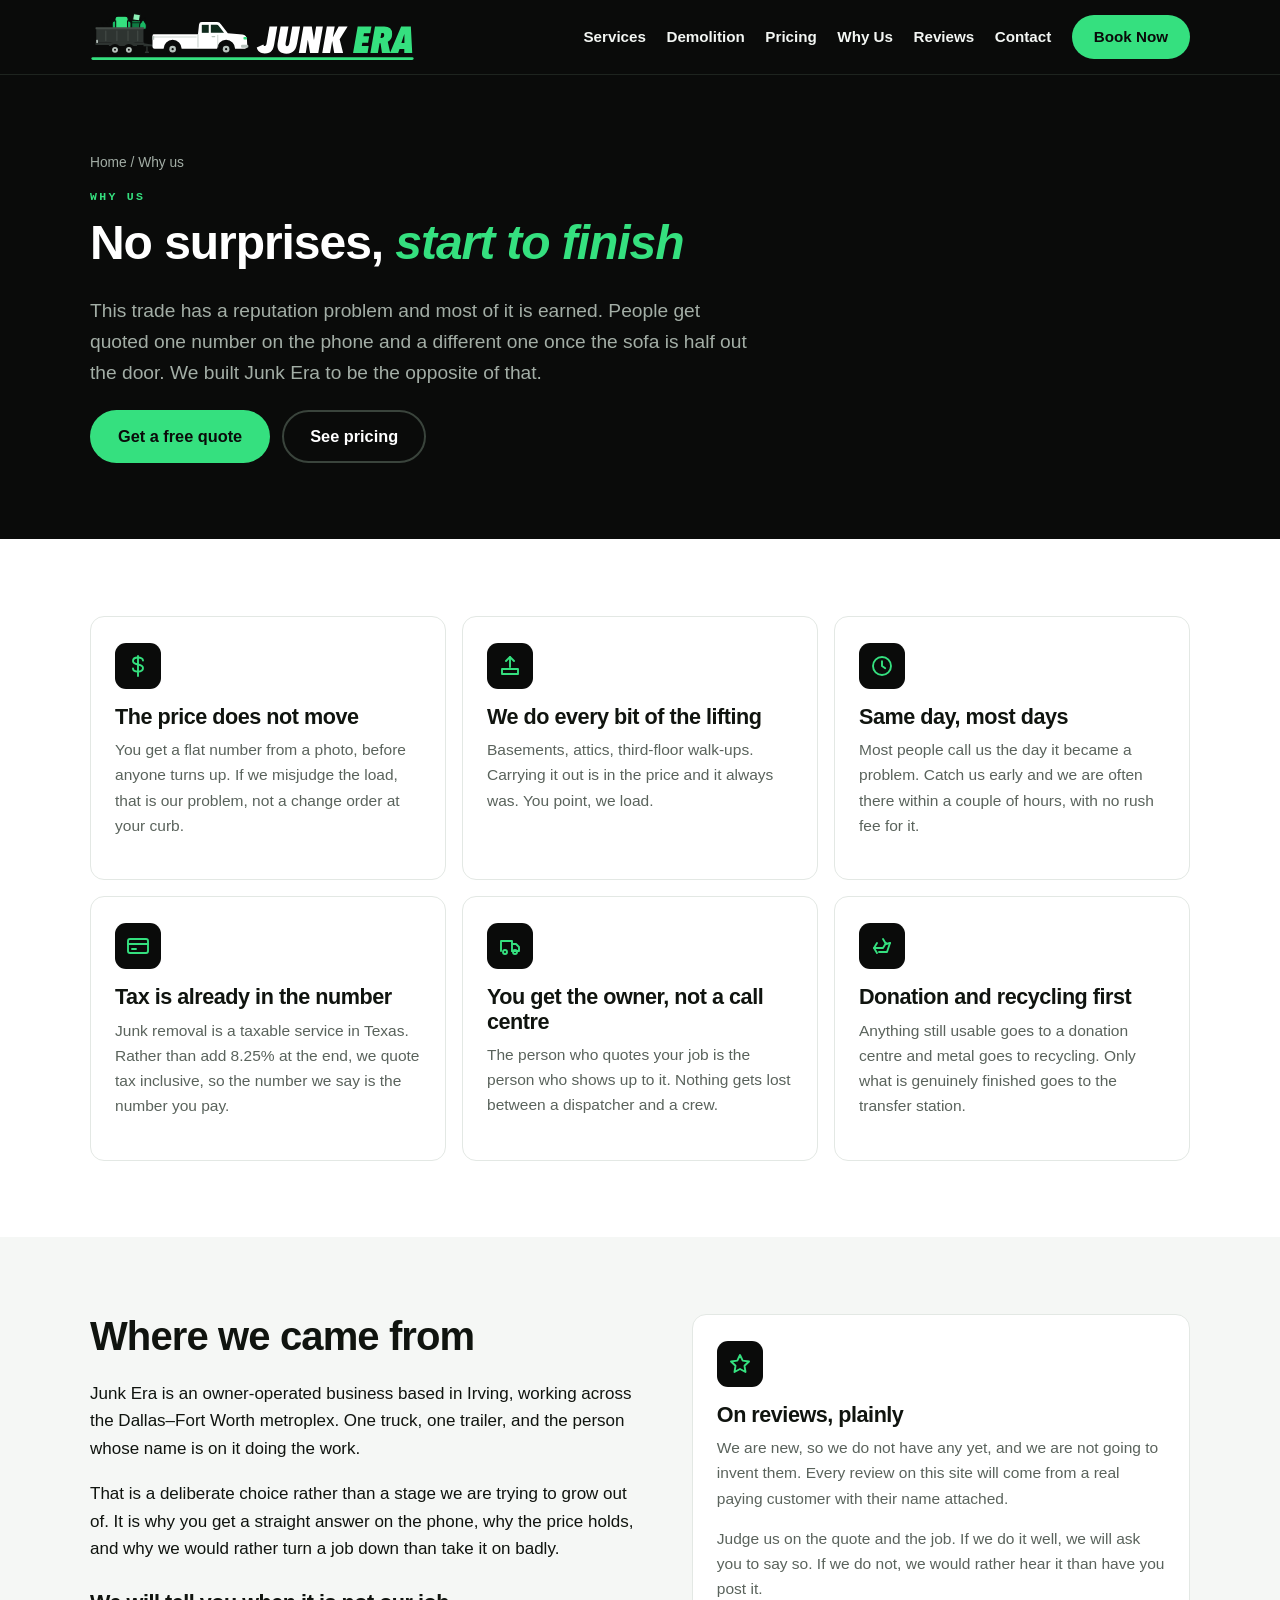
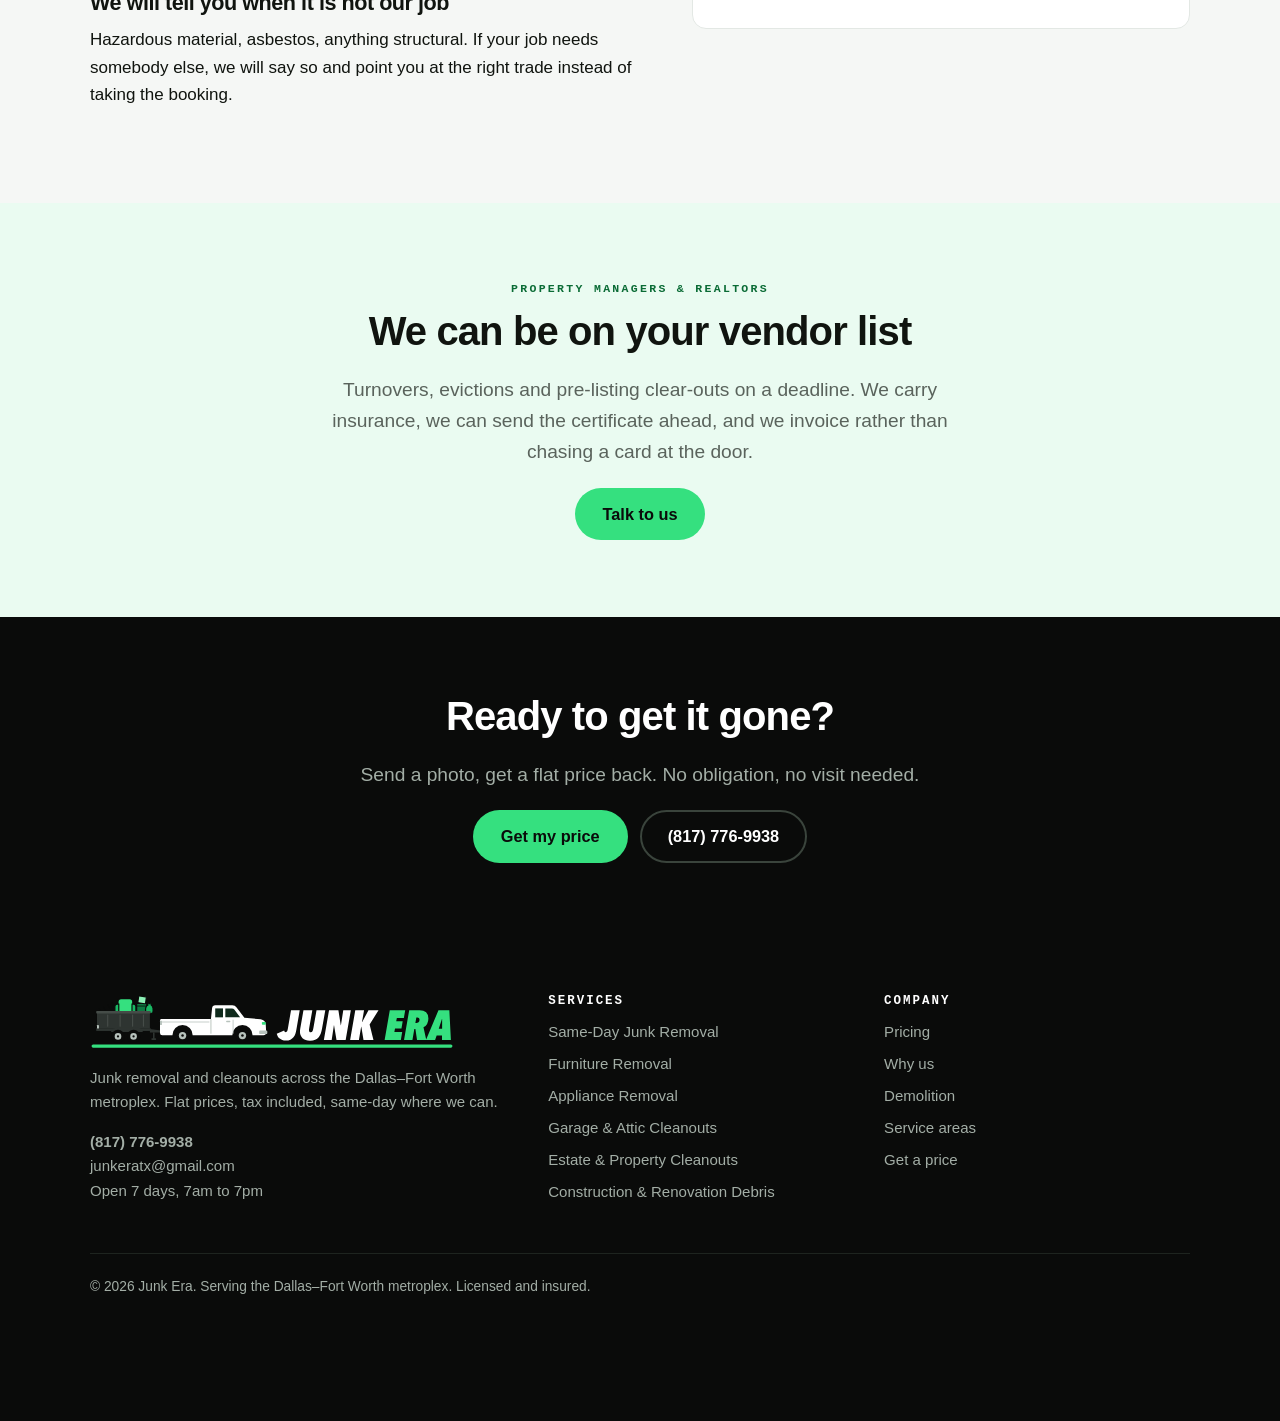
<file: why-us.html>
<!doctype html>
<html lang="en">
<head>
<meta charset="utf-8">
<meta name="viewport" content="width=device-width, initial-scale=1">
<title>Why Choose Us | Junk Era</title>
<meta name="description" content="Flat prices quoted from a photo, all the lifting included, tax already in the number, and the owner on the job. Junk removal in Irving and DFW.">
<link rel="canonical" href="https://junkeratx.com/why-us.html">
<meta name="theme-color" content="#0A0B0A">
<meta name="facebook-domain-verification" content="pfqvygi3fo51a682yfl552xx0j5bi7">
<meta property="og:title" content="Why Choose Us | Junk Era">
<meta property="og:description" content="Flat prices quoted from a photo, all the lifting included, tax already in the number, and the owner on the job. Junk removal in Irving and DFW.">
<meta property="og:type" content="website">
<meta property="og:url" content="https://junkeratx.com/why-us.html">
<link rel="icon" href="assets/img/favicon.svg" type="image/svg+xml">
<link rel="icon" href="assets/img/favicon.ico" sizes="any">
<link rel="apple-touch-icon" href="assets/img/apple-touch-icon.png">
<link rel="manifest" href="site.webmanifest">
<meta property="og:image" content="https://junkeratx.com/assets/img/og-image.png">
<meta property="og:image:width" content="1200">
<meta property="og:image:height" content="630">
<meta property="og:site_name" content="Junk Era">
<meta name="twitter:card" content="summary_large_image">
<meta name="twitter:image" content="https://junkeratx.com/assets/img/og-image.png">
<link rel="stylesheet" href="assets/css/style.css?v=11">

</head>
<body>
<a class="skip" href="#main">Skip to content</a>
<header class="site-head">
  <div class="wrap">
    <a class="brand" href="index.html" aria-label="Junk Era home"><svg role="img" aria-label="Junk Era" xmlns="http://www.w3.org/2000/svg" viewBox="-14 -6 940.168 144"><g transform="translate(166,0)"><g><g transform="translate(14,0)"><g transform="rotate(-24 -150 42)"><rect x="-176" y="20" rx="5" fill="#8BF0B5" stroke="#0A0B0A" stroke-width="3"/><path d="M-164,24 L-164,34 M-152,24 L-152,34 M-140,24 L-140,34 M-128,24 L-128,34" stroke="#0A0B0A" stroke-width="1.6" opacity=".35"/></g><path d="M-122,44 L-122,14 Q-122,6 -114,6 L-92,6 Q-84,6 -84,14 L-84,44 Z" fill="#35E07F" stroke="#0A0B0A" stroke-width="3"/><path d="M-130,44 L-130,26 Q-130,20 -124,20 L-120,20 L-120,44 Z" fill="#19B763" stroke="#0A0B0A" stroke-width="3"/><path d="M-86,44 L-86,20 L-82,20 Q-76,20 -76,26 L-76,44 Z" fill="#19B763" stroke="#0A0B0A" stroke-width="3"/><rect x="-74" y="18" width="26" height="24" rx="2" fill="#0E7A42" stroke="#0A0B0A" stroke-width="3"/><path d="M-74,25 L-48,25" stroke="#0A0B0A" stroke-width="2"/><rect x="-70" y="0" width="20" height="18" rx="2" fill="#8BF0B5" stroke="#0A0B0A" stroke-width="3" transform="rotate(8 -60 9)"/><path d="M-50,44 Q-54,26 -45,22 L-47,15 L-41,19 L-37,14 L-37,22 Q-29,28 -33,44 Z" fill="#19B763" stroke="#0A0B0A" stroke-width="3"/><path d="M-40,84 L-12,88 L-12,93 L-40,93 Z" fill="#2E3431"/><rect x="-32" y="93" width="4" height="17" fill="#2E3431"/><rect x="-36" y="108" width="12" height="4" rx="1" fill="#2E3431"/><path d="M-176,40 L-40,40 L-40,82 L-176,82 Z" fill="#2E3431"/><rect x="-178" y="82" width="140" height="7" fill="#2E3431"/><rect x="-178" y="38" width="140" height="6" rx="1.5" fill="#454C48"/><rect x="-150" y="47" width="3" height="31" rx="1.2" fill="#454C48"/><rect x="-118" y="47" width="3" height="31" rx="1.2" fill="#454C48"/><rect x="-86" y="47" width="3" height="31" rx="1.2" fill="#454C48"/><rect x="-58" y="47" width="3" height="31" rx="1.2" fill="#454C48"/><path d="M-140,92 Q-139,80 -118,80 L-78,80 Q-59,80 -58,92 Z" fill="#2E3431"/><circle cx="-122" cy="103" r="17" fill="#0A0B0A"/><circle cx="-122" cy="103" r="8.50" fill="#B7C2BC"/><circle cx="-122" cy="103" r="2.89" fill="#0A0B0A"/><circle cx="-82" cy="103" r="17" fill="#0A0B0A"/><circle cx="-82" cy="103" r="8.50" fill="#B7C2BC"/><circle cx="-82" cy="103" r="2.89" fill="#0A0B0A"/><rect x="-176" y="74" width="5" height="9" rx="1.2" fill="#B7C2BC"/></g><path d="M3,58 L131,58 L134,30 Q135,23 142,23 L186,23 Q193,23 197,29 L217,55 L259,59 Q271,61 272,73 L273,93 Q273,100 266,100 L238,100 A26,26 0 0 0 186,100 L84,100 A26,26 0 0 0 32,100 L6,100 Q0,100 0,94 L0,63 Q0,58 3,58 Z" fill="#FFFFFF"/><path d="M142,31 L162,31 L162,54 L142,54 Z" fill="#0F2A1C" rx="2"/><path d="M168,31 L185,31 Q189,31 191,34 L206,54 L168,54 Z" fill="#0F2A1C"/><path d="M131,58 L131,96" stroke="#B7C2BC" stroke-width="2.4"/><path d="M188,60 L188,96" stroke="#B7C2BC" stroke-width="2"/><rect x="170" y="63" width="11" height="3.4" rx="1.7" fill="#B7C2BC"/><path d="M4,66 L127,66" stroke="#B7C2BC" stroke-width="2"/><rect x="262" y="66" width="10" height="7" rx="2" fill="#35E07F"/><rect x="0" y="63" width="5" height="11" rx="1.5" fill="#B7C2BC"/><rect x="255" y="88" width="21" height="9" rx="3" fill="#B7C2BC"/><circle cx="58" cy="101" r="19" fill="#0A0B0A"/><circle cx="58" cy="101" r="9.50" fill="#B7C2BC"/><circle cx="58" cy="101" r="3.23" fill="#0A0B0A"/><circle cx="212" cy="101" r="19" fill="#0A0B0A"/><circle cx="212" cy="101" r="9.50" fill="#B7C2BC"/><circle cx="212" cy="101" r="3.23" fill="#0A0B0A"/></g></g><rect x="-10" y="124" width="928" height="8" rx="4" fill="#35E07F"/><path transform="translate(470.00,112.00)" d="M46.656 -26.136Q45.684 -20.412 44.01 -15.335999999999999Q42.336 -10.26 39.257999999999996 -6.48Q36.18 -2.7 31.374000000000002 -0.4860000000000001Q26.568 1.728 19.224 1.728Q14.363999999999999 1.728 10.53 0.32399999999999995Q6.696 -1.08 3.78 -3.402Q0.864 -5.724 -1.026 -8.91Q-2.916 -12.096 -3.78 -15.66L15.336 -24.084Q15.66 -22.248 16.686 -21.060000000000002Q17.712 -19.872 19.332 -19.872Q21.816 -19.872 22.896 -21.978Q23.976 -24.084 24.624 -28.08L32.94 -76.464H55.296Z M112.86 -29.808Q111.672 -23.004 109.674 -17.172Q107.676 -11.34 104.112 -7.074Q100.548 -2.808 95.094 -0.32399999999999984Q89.64 2.16 81.756 2.16Q75.384 2.16 70.578 0.43200000000000005Q65.77199999999999 -1.296 62.532 -4.374Q59.292 -7.452 57.618 -11.718Q55.944 -15.984 55.944 -21.06Q55.944 -23.22 56.16 -25.433999999999997Q56.376 -27.648 56.808 -29.916L64.908 -76.464H87.696L79.92 -31.536Q79.596 -29.7 79.38 -28.134Q79.164 -26.568 79.164 -25.272Q79.164 -22.68 80.19 -21.168Q81.216 -19.656 83.376 -19.656Q87.048 -19.656 88.398 -22.842Q89.74799999999999 -26.028 90.72 -31.536L98.49600000000001 -76.464H121.068Z M173.44799999999998 0.0H149.904L143.53199999999998 -37.476H143.208L137.48399999999998 0.0H117.396L130.68 -76.464H154.764L160.81199999999998 -37.908H161.244L167.292 -76.464H186.732Z M235.00799999999998 -39.636 244.944 0.0H219.34799999999998L213.732 -33.588H213.29999999999998L207.468 0.0H184.896L198.18 -76.464H220.752L215.45999999999998 -46.116H216.0L232.09199999999998 -76.464H257.904Z" fill="#FFFFFF"/><path transform="translate(742.34,112.00)" d="M50.76 -56.592H32.724L31.104 -47.952H47.736L44.604 -29.483999999999998H27.972L26.352 -20.196H46.44L42.984 0.0H1.296L14.58 -76.464H54.216Z M113.832 -54.972Q113.832 -46.656 110.538 -40.932Q107.244 -35.208 101.196 -32.616L108.432 0.0H84.564L80.46000000000001 -27.864H77.652L72.792 0.0H51.192L64.476 -76.464H90.936Q102.06 -76.464 107.946 -71.064Q113.832 -65.664 113.832 -54.972ZM91.044 -52.056Q91.044 -55.403999999999996 89.262 -56.483999999999995Q87.47999999999999 -57.564 85.86 -57.564H82.836L80.352 -43.416H82.72800000000001Q85.968 -43.416 88.506 -45.36Q91.044 -47.304 91.044 -52.056Z M148.824 -11.232H135.108L131.112 0.0H107.568L139.752 -76.464H167.724L171.72 0.0H148.824ZM140.508 -28.404H149.148V-53.568H148.716Z" fill="#35E07F"/></svg></a>
    <button class="navtoggle" aria-label="Menu" aria-expanded="false" aria-controls="nav">
      <span></span><span></span><span></span>
    </button>
    <nav class="nav" id="nav">
      <a href="services.html">Services</a><a href="demolition.html">Demolition</a><a href="pricing.html">Pricing</a><a href="why-us.html">Why Us</a><a href="index.html#reviews">Reviews</a><a href="contact.html">Contact</a>
      <a class="btn btn--primary" href="contact.html">Book Now</a>
    </nav>
  </div>
</header>

<main id="main">
<section class="sec sec--dark">
  <div class="wrap">
    <p class="breadcrumb"><a href="index.html">Home</a> / Why us</p>
    <p class="eyebrow">Why us</p>
    <h1 style="font-size:clamp(1.9rem, 1.3rem + 2.4vw, 3rem)">No surprises, <em class="hl">start to finish</em></h1>
    <p class="lede">This trade has a reputation problem and most of it is earned. People
      get quoted one number on the phone and a different one once the sofa is half out the
      door. We built Junk Era to be the opposite of that.</p>
    <div class="btns" style="margin-top:22px">
      <a class="btn btn--primary" href="contact.html">Get a free quote</a>
      <a class="btn btn--ghost" href="pricing.html">See pricing</a>
    </div>
  </div>
</section>

<section class="sec"><div class="wrap">
  <div class="grid grid--3"><div class="card">
      <div class="ico"><svg class="" viewBox="0 0 24 24" aria-hidden="true"><path d="M12 2v20"/><path d="M17 6.5c0-2-2.2-3-5-3s-5 1-5 3.5 2.5 3 5 3.5 5 1 5 3.5-2.2 3.5-5 3.5-5-1-5-3"/></svg></div><h3>The price does not move</h3><p>You get a flat number from a photo, before anyone turns up. If we misjudge the load, that is our problem, not a change order at your curb.</p>
    </div><div class="card">
      <div class="ico"><svg class="" viewBox="0 0 24 24" aria-hidden="true"><path d="M12 3v10"/><path d="m8 7 4-4 4 4"/><path d="M4 15h16v5H4z"/></svg></div><h3>We do every bit of the lifting</h3><p>Basements, attics, third-floor walk-ups. Carrying it out is in the price and it always was. You point, we load.</p>
    </div><div class="card">
      <div class="ico"><svg class="" viewBox="0 0 24 24" aria-hidden="true"><circle cx="12" cy="12" r="9"/><path d="M12 7.2V12l3.2 2.2"/></svg></div><h3>Same day, most days</h3><p>Most people call us the day it became a problem. Catch us early and we are often there within a couple of hours, with no rush fee for it.</p>
    </div><div class="card">
      <div class="ico"><svg class="" viewBox="0 0 24 24" aria-hidden="true"><rect x="2" y="5" width="20" height="14" rx="2"/><path d="M2 10h20"/><path d="M6 15h4"/></svg></div><h3>Tax is already in the number</h3><p>Junk removal is a taxable service in Texas. Rather than add 8.25% at the end, we quote tax inclusive, so the number we say is the number you pay.</p>
    </div><div class="card">
      <div class="ico"><svg class="" viewBox="0 0 24 24" aria-hidden="true"><path d="M3 17V7h11v10"/><path d="M14 10h4l3 3v4h-7"/><circle cx="7" cy="18" r="2"/><circle cx="17" cy="18" r="2"/></svg></div><h3>You get the owner, not a call centre</h3><p>The person who quotes your job is the person who shows up to it. Nothing gets lost between a dispatcher and a crew.</p>
    </div><div class="card">
      <div class="ico"><svg class="" viewBox="0 0 24 24" aria-hidden="true"><path d="m7 19-3-5 3-5"/><path d="M4 14h9l3-5"/><path d="m13 5 3 5 4-1"/><path d="M20 9l-3 9H9"/></svg></div><h3>Donation and recycling first</h3><p>Anything still usable goes to a donation centre and metal goes to recycling. Only what is genuinely finished goes to the transfer station.</p>
    </div></div>
</div></section>

<section class="sec sec--paper2"><div class="wrap split">
  <div>
    <h2>Where we came from</h2>
    <p>Junk Era is an owner-operated business based in Irving, working across the
      Dallas&ndash;Fort Worth metroplex. One truck, one trailer, and the person whose name
      is on it doing the work.</p>
    <p>That is a deliberate choice rather than a stage we are trying to grow out of. It is
      why you get a straight answer on the phone, why the price holds, and why we would
      rather turn a job down than take it on badly.</p>
    <h3 style="margin-top:1.3em">We will tell you when it is not our job</h3>
    <p>Hazardous material, asbestos, anything structural. If your job needs somebody else,
      we will say so and point you at the right trade instead of taking the booking.</p>
  </div>
  <div class="card">
    <div class="ico"><svg class="" viewBox="0 0 24 24" aria-hidden="true"><path d="m12 3 2.7 5.6 6.3.9-4.5 4.3 1 6.2-5.5-3-5.5 3 1-6.2L3 9.5l6.3-.9z"/></svg></div>
    <h3>On reviews, plainly</h3>
    <p>We are new, so we do not have any yet, and we are not going to invent them. Every
      review on this site will come from a real paying customer with their name attached.</p>
    <p style="margin-bottom:0">Judge us on the quote and the job. If we do it well, we
      will ask you to say so. If we do not, we would rather hear it than have you post it.</p>
  </div>
</div></section>

<section class="sec sec--wash"><div class="wrap center" style="max-width:720px">
  <p class="eyebrow">Property managers &amp; realtors</p>
  <h2>We can be on your vendor list</h2>
  <p class="lede">Turnovers, evictions and pre-listing clear-outs on a deadline. We carry
    insurance, we can send the certificate ahead, and we invoice rather than chasing a
    card at the door.</p>
  <div class="btns"><a class="btn btn--primary" href="contact.html">Talk to us</a></div>
</div></section>
<section class="sec sec--dark center">
  <div class="wrap">
    <h2>Ready to get it gone?</h2>
    <p class="lede">Send a photo, get a flat price back. No obligation, no visit needed.</p>
    <div class="btns">
      <a class="btn btn--primary" href="contact.html">Get my price</a>
      <a class="btn btn--ghost" href="tel:+18177769938">(817) 776-9938</a>
    </div>
  </div>
</section></main>
<footer class="site-foot">
  <div class="wrap">
    <div class="foot-grid">
      <div>
        <div class="footlogo"><svg role="img" aria-label="Junk Era" xmlns="http://www.w3.org/2000/svg" viewBox="-14 -6 940.168 144"><g transform="translate(166,0)"><g><g transform="translate(14,0)"><g transform="rotate(-24 -150 42)"><rect x="-176" y="20" rx="5" fill="#8BF0B5" stroke="#0A0B0A" stroke-width="3"/><path d="M-164,24 L-164,34 M-152,24 L-152,34 M-140,24 L-140,34 M-128,24 L-128,34" stroke="#0A0B0A" stroke-width="1.6" opacity=".35"/></g><path d="M-122,44 L-122,14 Q-122,6 -114,6 L-92,6 Q-84,6 -84,14 L-84,44 Z" fill="#35E07F" stroke="#0A0B0A" stroke-width="3"/><path d="M-130,44 L-130,26 Q-130,20 -124,20 L-120,20 L-120,44 Z" fill="#19B763" stroke="#0A0B0A" stroke-width="3"/><path d="M-86,44 L-86,20 L-82,20 Q-76,20 -76,26 L-76,44 Z" fill="#19B763" stroke="#0A0B0A" stroke-width="3"/><rect x="-74" y="18" width="26" height="24" rx="2" fill="#0E7A42" stroke="#0A0B0A" stroke-width="3"/><path d="M-74,25 L-48,25" stroke="#0A0B0A" stroke-width="2"/><rect x="-70" y="0" width="20" height="18" rx="2" fill="#8BF0B5" stroke="#0A0B0A" stroke-width="3" transform="rotate(8 -60 9)"/><path d="M-50,44 Q-54,26 -45,22 L-47,15 L-41,19 L-37,14 L-37,22 Q-29,28 -33,44 Z" fill="#19B763" stroke="#0A0B0A" stroke-width="3"/><path d="M-40,84 L-12,88 L-12,93 L-40,93 Z" fill="#2E3431"/><rect x="-32" y="93" width="4" height="17" fill="#2E3431"/><rect x="-36" y="108" width="12" height="4" rx="1" fill="#2E3431"/><path d="M-176,40 L-40,40 L-40,82 L-176,82 Z" fill="#2E3431"/><rect x="-178" y="82" width="140" height="7" fill="#2E3431"/><rect x="-178" y="38" width="140" height="6" rx="1.5" fill="#454C48"/><rect x="-150" y="47" width="3" height="31" rx="1.2" fill="#454C48"/><rect x="-118" y="47" width="3" height="31" rx="1.2" fill="#454C48"/><rect x="-86" y="47" width="3" height="31" rx="1.2" fill="#454C48"/><rect x="-58" y="47" width="3" height="31" rx="1.2" fill="#454C48"/><path d="M-140,92 Q-139,80 -118,80 L-78,80 Q-59,80 -58,92 Z" fill="#2E3431"/><circle cx="-122" cy="103" r="17" fill="#0A0B0A"/><circle cx="-122" cy="103" r="8.50" fill="#B7C2BC"/><circle cx="-122" cy="103" r="2.89" fill="#0A0B0A"/><circle cx="-82" cy="103" r="17" fill="#0A0B0A"/><circle cx="-82" cy="103" r="8.50" fill="#B7C2BC"/><circle cx="-82" cy="103" r="2.89" fill="#0A0B0A"/><rect x="-176" y="74" width="5" height="9" rx="1.2" fill="#B7C2BC"/></g><path d="M3,58 L131,58 L134,30 Q135,23 142,23 L186,23 Q193,23 197,29 L217,55 L259,59 Q271,61 272,73 L273,93 Q273,100 266,100 L238,100 A26,26 0 0 0 186,100 L84,100 A26,26 0 0 0 32,100 L6,100 Q0,100 0,94 L0,63 Q0,58 3,58 Z" fill="#FFFFFF"/><path d="M142,31 L162,31 L162,54 L142,54 Z" fill="#0F2A1C" rx="2"/><path d="M168,31 L185,31 Q189,31 191,34 L206,54 L168,54 Z" fill="#0F2A1C"/><path d="M131,58 L131,96" stroke="#B7C2BC" stroke-width="2.4"/><path d="M188,60 L188,96" stroke="#B7C2BC" stroke-width="2"/><rect x="170" y="63" width="11" height="3.4" rx="1.7" fill="#B7C2BC"/><path d="M4,66 L127,66" stroke="#B7C2BC" stroke-width="2"/><rect x="262" y="66" width="10" height="7" rx="2" fill="#35E07F"/><rect x="0" y="63" width="5" height="11" rx="1.5" fill="#B7C2BC"/><rect x="255" y="88" width="21" height="9" rx="3" fill="#B7C2BC"/><circle cx="58" cy="101" r="19" fill="#0A0B0A"/><circle cx="58" cy="101" r="9.50" fill="#B7C2BC"/><circle cx="58" cy="101" r="3.23" fill="#0A0B0A"/><circle cx="212" cy="101" r="19" fill="#0A0B0A"/><circle cx="212" cy="101" r="9.50" fill="#B7C2BC"/><circle cx="212" cy="101" r="3.23" fill="#0A0B0A"/></g></g><rect x="-10" y="124" width="928" height="8" rx="4" fill="#35E07F"/><path transform="translate(470.00,112.00)" d="M46.656 -26.136Q45.684 -20.412 44.01 -15.335999999999999Q42.336 -10.26 39.257999999999996 -6.48Q36.18 -2.7 31.374000000000002 -0.4860000000000001Q26.568 1.728 19.224 1.728Q14.363999999999999 1.728 10.53 0.32399999999999995Q6.696 -1.08 3.78 -3.402Q0.864 -5.724 -1.026 -8.91Q-2.916 -12.096 -3.78 -15.66L15.336 -24.084Q15.66 -22.248 16.686 -21.060000000000002Q17.712 -19.872 19.332 -19.872Q21.816 -19.872 22.896 -21.978Q23.976 -24.084 24.624 -28.08L32.94 -76.464H55.296Z M112.86 -29.808Q111.672 -23.004 109.674 -17.172Q107.676 -11.34 104.112 -7.074Q100.548 -2.808 95.094 -0.32399999999999984Q89.64 2.16 81.756 2.16Q75.384 2.16 70.578 0.43200000000000005Q65.77199999999999 -1.296 62.532 -4.374Q59.292 -7.452 57.618 -11.718Q55.944 -15.984 55.944 -21.06Q55.944 -23.22 56.16 -25.433999999999997Q56.376 -27.648 56.808 -29.916L64.908 -76.464H87.696L79.92 -31.536Q79.596 -29.7 79.38 -28.134Q79.164 -26.568 79.164 -25.272Q79.164 -22.68 80.19 -21.168Q81.216 -19.656 83.376 -19.656Q87.048 -19.656 88.398 -22.842Q89.74799999999999 -26.028 90.72 -31.536L98.49600000000001 -76.464H121.068Z M173.44799999999998 0.0H149.904L143.53199999999998 -37.476H143.208L137.48399999999998 0.0H117.396L130.68 -76.464H154.764L160.81199999999998 -37.908H161.244L167.292 -76.464H186.732Z M235.00799999999998 -39.636 244.944 0.0H219.34799999999998L213.732 -33.588H213.29999999999998L207.468 0.0H184.896L198.18 -76.464H220.752L215.45999999999998 -46.116H216.0L232.09199999999998 -76.464H257.904Z" fill="#FFFFFF"/><path transform="translate(742.34,112.00)" d="M50.76 -56.592H32.724L31.104 -47.952H47.736L44.604 -29.483999999999998H27.972L26.352 -20.196H46.44L42.984 0.0H1.296L14.58 -76.464H54.216Z M113.832 -54.972Q113.832 -46.656 110.538 -40.932Q107.244 -35.208 101.196 -32.616L108.432 0.0H84.564L80.46000000000001 -27.864H77.652L72.792 0.0H51.192L64.476 -76.464H90.936Q102.06 -76.464 107.946 -71.064Q113.832 -65.664 113.832 -54.972ZM91.044 -52.056Q91.044 -55.403999999999996 89.262 -56.483999999999995Q87.47999999999999 -57.564 85.86 -57.564H82.836L80.352 -43.416H82.72800000000001Q85.968 -43.416 88.506 -45.36Q91.044 -47.304 91.044 -52.056Z M148.824 -11.232H135.108L131.112 0.0H107.568L139.752 -76.464H167.724L171.72 0.0H148.824ZM140.508 -28.404H149.148V-53.568H148.716Z" fill="#35E07F"/></svg></div>
        <p>Junk removal and cleanouts across the Dallas&ndash;Fort Worth metroplex.
           Flat prices, tax included, same-day where we can.</p>
        <p><a href="tel:+18177769938"><strong>(817) 776-9938</strong></a><br>
           <a href="mailto:junkeratx@gmail.com">junkeratx@gmail.com</a><br>Open 7 days, 7am to 7pm</p>
      </div>
      <div><h4>Services</h4><ul><li><a href="service-same-day.html">Same-Day Junk Removal</a></li><li><a href="service-furniture.html">Furniture Removal</a></li><li><a href="service-appliances.html">Appliance Removal</a></li><li><a href="service-garage-cleanout.html">Garage &amp; Attic Cleanouts</a></li><li><a href="service-estate-cleanout.html">Estate &amp; Property Cleanouts</a></li><li><a href="service-construction-debris.html">Construction &amp; Renovation Debris</a></li></ul></div>
      <div><h4>Company</h4><ul>
        <li><a href="pricing.html">Pricing</a></li>
        <li><a href="why-us.html">Why us</a></li>
        <li><a href="demolition.html">Demolition</a></li>
        <li><a href="index.html#areas">Service areas</a></li>
        <li><a href="contact.html">Get a price</a></li>
      </ul></div>
    </div>
    <div class="legal">
      <p>&copy; <span id="yr">2026</span> Junk Era. Serving the Dallas&ndash;Fort Worth
      metroplex. Licensed and insured.</p>
    </div>
  </div>
</footer>
<div class="callbar">
  <a class="btn btn--primary" href="tel:+18177769938">Call now</a>
  <a class="btn btn--ghost" href="contact.html">Get a price</a>
</div>
<script src="assets/js/main.js?v=11"></script>
</body>
</html>
</file>
<file: assets/css/style.css>
/* ==========================================================================
   Junk Era — design system
   Black + green. Dark brand surfaces (header, hero, bands, footer), light
   reading surfaces (services, pricing, forms) so the page never gets gloomy.
   NOTE: every clamp()/calc() keeps spaces around + and - . Without them the
   browser silently drops the whole rule.
   ========================================================================== */

:root{
  /* brand */
  --ink:        #0A0B0A;   /* near-black, the brand ground */
  --ink-2:      #141815;   /* raised dark surface */
  --ink-3:      #1E241F;   /* dark borders / hairlines */
  --green:      #35E07F;   /* primary green, for use on dark only */
  --green-mid:  #19B763;   /* mid green, buttons on light */
  --green-deep: #0A6B35;   /* green text on light surfaces. Darkened from
                              #0B7A3D, which measured 4.39:1 over the hero sky
                              at wide viewports. This clears 5:1 there. */
  --green-wash: #EAFBF1;   /* pale green section tint */

  /* light surfaces */
  --paper:      #FFFFFF;
  --paper-2:    #F5F7F5;
  --line:       #E3E8E4;

  /* text */
  --text:       #10140F;   /* on light */
  --text-soft:  #5A635C;   /* muted on light */
  --on-dark:    #F3F6F3;   /* on dark */
  --on-dark-soft:#A3AEA6;  /* muted on dark */

  --sans: -apple-system, BlinkMacSystemFont, "Segoe UI", Roboto, Helvetica, Arial, sans-serif;
  --mono: ui-monospace, "SF Mono", Menlo, Consolas, monospace;

  --wrap: 1140px;
  --r:    14px;
  --r-sm: 9px;
  --shadow: 0 18px 40px -22px rgba(8,16,10,.55);
}

*,*::before,*::after{ box-sizing:border-box; }
html{ -webkit-text-size-adjust:100%; scroll-behavior:smooth; }
body{
  margin:0; background:var(--paper); color:var(--text);
  font-family:var(--sans); font-size:17px; line-height:1.62;
  -webkit-font-smoothing:antialiased;
}
img,svg{ max-width:100%; height:auto; display:block; }
a{ color:var(--green-deep); text-decoration:none; }
a:hover{ text-decoration:underline; }
h1,h2,h3,h4{ line-height:1.14; letter-spacing:-.022em; margin:0 0 .5em; font-weight:800; }
h1{ font-size:clamp(2.1rem, 1.35rem + 3.1vw, 3.75rem); }
h2{ font-size:clamp(1.65rem, 1.2rem + 1.7vw, 2.5rem); }
h3{ font-size:clamp(1.12rem, 1rem + .45vw, 1.35rem); }
p{ margin:0 0 1.05em; }
ul{ margin:0 0 1.05em; padding-left:1.15em; }
li{ margin-bottom:.4em; }

.wrap{ width:100%; max-width:var(--wrap); margin-inline:auto; padding-inline:20px; }
.sec{ padding-block:clamp(52px, 6vw, 86px); }
.sec--tight{ padding-block:clamp(36px, 4vw, 56px); }
.sec--dark{ background:var(--ink); color:var(--on-dark); }
:is(.sec--dark, .hero, .callbar, .site-head) h1,:is(.sec--dark, .hero, .callbar, .site-head) h2,:is(.sec--dark, .hero, .callbar, .site-head) h3{ color:#fff; }
:is(.sec--dark, .hero, .callbar, .site-head) p{ color:var(--on-dark-soft); }
.sec--wash{ background:var(--green-wash); }
.sec--paper2{ background:var(--paper-2); }

.eyebrow{
  font-family:var(--mono); font-size:.72rem; letter-spacing:.2em; text-transform:uppercase;
  font-weight:700; color:var(--green-deep); margin:0 0 .85em;
}
:is(.sec--dark, .hero, .callbar, .site-head) .eyebrow{ color:var(--green); }
.lede{ font-size:clamp(1.02rem, .97rem + .3vw, 1.2rem); color:var(--text-soft); max-width:62ch; }
:is(.sec--dark, .hero, .callbar, .site-head) .lede{ color:var(--on-dark-soft); }
.center{ text-align:center; } .center .lede{ margin-inline:auto; }

/* ---------- buttons ---------- */
.btn{
  display:inline-flex; align-items:center; justify-content:center; gap:.55em;
  font-weight:800; font-size:1.02rem; line-height:1; padding:16px 26px;
  border-radius:100px; border:2px solid transparent; cursor:pointer;
  transition:transform .12s ease, background-color .12s ease, border-color .12s ease;
  text-align:center;
}
.btn:hover{ text-decoration:none; transform:translateY(-1px); }
.btn--primary{ background:var(--green); color:var(--ink); }
.btn--primary:hover{ background:#4DE98E; }


.btn--ghost{ background:transparent; color:var(--text); border-color:var(--line); }
.btn--ghost:hover{ border-color:var(--text); }
:is(.sec--dark, .hero, .callbar, .site-head) .btn--ghost{ color:#fff; border-color:#3A443C; }
:is(.sec--dark, .hero, .callbar, .site-head) .btn--ghost:hover{ border-color:var(--green); color:var(--green); }
.btns{ display:flex; gap:12px; flex-wrap:wrap; }
.center .btns{ justify-content:center; }

/* ---------- header ---------- */
.site-head{
  position:sticky; top:0; z-index:60; background:var(--ink);
  border-bottom:1px solid var(--ink-3);
}
.site-head .wrap{ display:flex; align-items:center; gap:18px; min-height:74px; }
.brand{ display:flex; align-items:center; flex:none; }
.brand{ min-width:0; }
.brand svg,.brand img{ height:50px; width:auto; max-width:100%; }
@media (max-width:420px){ .brand svg,.brand img{ height:40px; } }
.nav{ margin-left:auto; display:flex; align-items:center; gap:clamp(12px, 1.6vw, 26px); }
.nav a{ color:var(--on-dark); font-weight:650; font-size:.95rem; }
.nav a:hover{ color:var(--green); text-decoration:none; }
.nav .btn{ padding:12px 20px; font-size:.95rem; }
/* `.nav a` (0,1,1) out-specifies `.btn--primary` (0,1,0) and was repainting the
   header CTA near-white on green: 1.59:1. Pin it explicitly. */
.nav a.btn--primary,.nav a.btn--primary:hover{ color:var(--ink); }
.navtoggle{
  margin-left:auto; display:none; background:transparent; border:1px solid #3A443C;
  border-radius:9px; padding:9px 11px; cursor:pointer;
}
.navtoggle span{ display:block; width:20px; height:2px; background:#fff; margin:4px 0; border-radius:2px; }
@media (max-width:900px){
  .nav{
    position:absolute; left:0; right:0; top:100%; flex-direction:column; align-items:stretch;
    background:var(--ink); border-bottom:1px solid var(--ink-3); padding:14px 20px 20px; gap:4px;
  }
  .nav a{ padding:11px 2px; border-bottom:1px solid var(--ink-3); }
  .nav .btn{ margin-top:10px; border-bottom:0; }
  .navtoggle{ display:block; }
  .nav[hidden]{ display:none; }
}

/* ---------- hero ---------- */
.hero{
  color:var(--text); padding-block:clamp(54px, 7vw, 104px);
  position:relative; overflow:hidden; background-color:#E8F0F2;
  /* Light scrim: the artwork is a bright daytime scene, so the text side is
     lifted toward white rather than darkened. Lives here, not in the artwork,
     so a real photo of his rig drops in with no re-tuning. */
  background-image:
    linear-gradient(100deg,
      rgba(252,253,251,.97) 0%,
      rgba(252,253,251,.94) 33%,
      rgba(252,253,251,.60) 45%,
      rgba(252,253,251,.10) 58%,
      rgba(252,253,251,0) 100%),
    var(--hero-bg, url("../img/hero-bg.svg"));
  background-size:cover, cover;
  background-position:center, center right;
  background-repeat:no-repeat, no-repeat;
}
/* 861-1130px: desktop scrim applies but the text column is proportionally
   wider, so it reached into the truck. Push the falloff further right. */
@media (min-width:861px) and (max-width:1130px){
  .hero{
    background-image:
      linear-gradient(100deg,
        rgba(252,253,251,.98) 0%,
        rgba(252,253,251,.96) 48%,
        rgba(252,253,251,.80) 64%,
        rgba(252,253,251,.28) 82%,
        rgba(252,253,251,0) 100%),
      var(--hero-bg, url("../img/hero-bg.svg"));
  }
}
@media (max-width:860px){
  .hero{
    background-image:
      linear-gradient(180deg, rgba(252,253,251,.96), rgba(252,253,251,.93) 62%, rgba(252,253,251,.97)),
      var(--hero-bg, url("../img/hero-bg.svg"));
    background-position:center, center bottom;
  }
}
.hero .eyebrow{ color:var(--green-deep); }
.hero h1{ color:var(--ink); max-width:15ch; text-transform:uppercase; letter-spacing:-.03em; }
.hero h1 em{ font-style:normal; color:var(--green-deep); }
.hero .lede{ color:var(--text-soft); margin-bottom:1.6em; max-width:48ch; }
.hero .btns{ margin-bottom:30px; }
.hero .btn--ghost{ color:var(--text); border-color:#C4CEC6; }
.hero .btn--ghost:hover{ border-color:var(--ink); color:var(--ink); }

/* arrow on the primary CTA, like the reference */
.btn--arrow::after{
  content:""; width:17px; height:11px; flex:none;
  background:currentColor;
  -webkit-mask:url("data:image/svg+xml,%3Csvg xmlns='http://www.w3.org/2000/svg' viewBox='0 0 24 16' fill='none' stroke='black' stroke-width='2.4' stroke-linecap='round' stroke-linejoin='round'%3E%3Cpath d='M1 8h20M15 2l6 6-6 6'/%3E%3C/svg%3E") center/contain no-repeat;
  mask:url("data:image/svg+xml,%3Csvg xmlns='http://www.w3.org/2000/svg' viewBox='0 0 24 16' fill='none' stroke='black' stroke-width='2.4' stroke-linecap='round' stroke-linejoin='round'%3E%3Cpath d='M1 8h20M15 2l6 6-6 6'/%3E%3C/svg%3E") center/contain no-repeat;
  transition:transform .14s ease;
}
.btn--arrow:hover::after{ transform:translateX(3px); }

/* hero trust row */
.herotrust{ display:flex; flex-wrap:wrap; gap:12px 22px; list-style:none; padding:0; margin:0; }
/* Where the truck sits beside the text (>=861px), a one-line row ran onto the
   truck and measured 2.4:1. Stacked, it stays narrow and on the light side at
   every desktop width. Below 861px the fade is even, so one line is safe. */
@media (min-width:861px){
  .herotrust{ flex-direction:column; flex-wrap:nowrap; gap:12px; }
}
.herotrust li{ display:flex; align-items:center; gap:9px; margin:0; }
.herotrust strong{ display:block; font-size:.9rem; color:var(--ink); line-height:1.25; }
.herotrust span span{ font-size:.82rem; color:var(--text-soft); }
.hero .ico--sm{ background:rgba(25,183,99,.14); width:32px; height:32px; }
.hero .ico--sm svg{ stroke:var(--green-deep); width:18px; height:18px; }

.chips{ display:flex; flex-wrap:wrap; gap:9px; list-style:none; padding:0; margin:0; }
.chips li{
  font-family:var(--mono); font-size:.7rem; letter-spacing:.11em; text-transform:uppercase;
  font-weight:700; color:var(--on-dark-soft); border:1px solid var(--ink-3);
  border-radius:100px; padding:7px 13px; margin:0;
}
.chips li::before{ content:""; display:inline-block; width:6px; height:6px; border-radius:50%;
  background:var(--green); margin-right:8px; vertical-align:middle; }

/* ---------- cards / grids ---------- */
.grid{ display:grid; gap:16px; }
.grid--3{ grid-template-columns:repeat(auto-fit, minmax(286px, 1fr)); }
.grid--2{ grid-template-columns:repeat(auto-fit, minmax(330px, 1fr)); }
.grid--4{ grid-template-columns:repeat(auto-fit, minmax(220px, 1fr)); }

.card{
  background:var(--paper); border:1px solid var(--line); border-radius:var(--r);
  padding:26px 24px; display:flex; flex-direction:column;
}
.card h3{ margin-bottom:.35em; }
.card p{ color:var(--text-soft); font-size:.97rem; margin-bottom:1em; }
.card .more{ margin-top:auto; font-weight:750; font-size:.94rem; color:var(--green-deep); }
.card a.cardlink{ position:absolute; inset:0; }
.card--link{ position:relative; transition:border-color .13s ease, transform .13s ease; }
.card--link:hover{ border-color:var(--green-mid); transform:translateY(-2px); }

.ico{
  width:46px; height:46px; border-radius:11px; background:var(--ink);
  display:grid; place-items:center; margin-bottom:16px; flex:none;
}
.ico svg{ width:24px; height:24px; stroke:var(--green); stroke-width:1.9; fill:none;
  stroke-linecap:round; stroke-linejoin:round; }

/* numbered steps */
.steps{ counter-reset:s; list-style:none; padding:0; }
.steps li{ counter-increment:s; position:relative; padding-left:62px; margin-bottom:28px; }
.steps li::before{
  content:counter(s); position:absolute; left:0; top:-2px; width:42px; height:42px;
  border-radius:50%; background:var(--green); color:var(--ink);
  display:grid; place-items:center; font-weight:900; font-size:1.05rem;
}
:is(.sec--dark, .hero, .callbar, .site-head) .steps li::before{ background:var(--green); color:var(--ink); }
.steps h3{ margin-bottom:.2em; }
.steps p{ margin:0; color:var(--text-soft); }
:is(.sec--dark, .hero, .callbar, .site-head) .steps p{ color:var(--on-dark-soft); }

/* ---------- pricing ---------- */
/* 5 tiers never divide evenly, so auto-fit always left a blank cell beside the
   last card. Explicit ladder instead: 1 col on phones, 2 cols with the last
   tier spanning both, then all 5 across once there is room. No empty cells. */
.ptable{ display:grid; gap:14px; grid-template-columns:1fr; }
@media (min-width:620px){
  .ptable{ grid-template-columns:repeat(2, 1fr); }
  .ptable > :last-child{ grid-column:1 / -1; }
}
@media (min-width:1000px){
  .ptable{ grid-template-columns:repeat(5, 1fr); }
  .ptable > :last-child{ grid-column:auto; }
}
.ptier{
  border:1px solid var(--line); border-radius:var(--r); padding:24px 20px; background:var(--paper);
  text-align:center; display:flex; flex-direction:column;
}
.ptier--hero{ border-color:var(--green-mid); border-width:2px; position:relative; }
.ptier--hero::after{
  content:"MOST BOOKED"; position:absolute; top:-11px; left:50%; transform:translateX(-50%);
  background:var(--green-mid); color:#fff; font-family:var(--mono); font-size:.62rem;
  letter-spacing:.14em; font-weight:700; padding:4px 11px; border-radius:100px; white-space:nowrap;
}
.ptier .amt{ font-size:2.2rem; font-weight:900; letter-spacing:-.03em; margin:.1em 0 .05em; }
.ptier .frac{ font-family:var(--mono); font-size:.7rem; letter-spacing:.15em; text-transform:uppercase;
  color:var(--text-soft); font-weight:700; }
.ptier .desc{ font-size:.92rem; color:var(--text-soft); margin-top:.5em; }
.taxnote{ font-size:.92rem; color:var(--text-soft); }

/* ---------- checklist ---------- */
.checks{ list-style:none; padding:0; }
.checks li{ position:relative; padding-left:32px; margin-bottom:.75em; }
.checks li::before{
  content:""; position:absolute; left:0; top:.42em; width:18px; height:18px; border-radius:50%;
  background:var(--green-wash);
  background-image:url("data:image/svg+xml,%3Csvg xmlns='http://www.w3.org/2000/svg' viewBox='0 0 24 24' fill='none' stroke='%230A6B35' stroke-width='3.4' stroke-linecap='round' stroke-linejoin='round'%3E%3Cpolyline points='20 6 9 17 4 12'/%3E%3C/svg%3E");
  background-size:12px 12px; background-position:center; background-repeat:no-repeat;
}
:is(.sec--dark, .hero, .callbar, .site-head) .checks li::before{ background-color:rgba(53,224,127,.16);
  background-image:url("data:image/svg+xml,%3Csvg xmlns='http://www.w3.org/2000/svg' viewBox='0 0 24 24' fill='none' stroke='%2335E07F' stroke-width='3.4' stroke-linecap='round' stroke-linejoin='round'%3E%3Cpolyline points='20 6 9 17 4 12'/%3E%3C/svg%3E"); }

/* tag pills */
.tags{ display:flex; flex-wrap:wrap; gap:8px; list-style:none; padding:0; }
.tags li{ background:var(--paper-2); border:1px solid var(--line); border-radius:100px;
  padding:6px 13px; font-size:.86rem; color:var(--text-soft); margin:0; }

/* ---------- forms ---------- */
.form{ display:grid; gap:14px; }
.field label{ display:block; font-weight:700; font-size:.9rem; margin-bottom:6px; }
.field input,.field select,.field textarea{
  width:100%; font:inherit; font-size:1rem; color:var(--text); background:var(--paper);
  border:1.5px solid var(--line); border-radius:var(--r-sm); padding:13px 14px;
}
.field input:focus,.field select:focus,.field textarea:focus{
  outline:none; border-color:var(--green-mid); box-shadow:0 0 0 3px rgba(25,183,99,.16);
}
.field textarea{ min-height:124px; resize:vertical; }
.row2{ display:grid; gap:14px; grid-template-columns:1fr 1fr; }
@media (max-width:620px){ .row2{ grid-template-columns:1fr; } }
.formnote{ font-size:.87rem; color:var(--text-soft); }
.formmsg{ padding:13px 15px; border-radius:var(--r-sm); font-weight:650; font-size:.95rem; }
.formmsg--ok{ background:var(--green-wash); color:#0A5F31; border:1px solid #BFE9D1; }
.formmsg--err{ background:#FDECEC; color:#9B1C1C; border:1px solid #F5C9C9; }

/* ---------- faq ---------- */
.faq details{ border-bottom:1px solid var(--line); padding:4px 0; }
.faq summary{ cursor:pointer; font-weight:750; padding:16px 34px 16px 0; position:relative; list-style:none; }
.faq summary::-webkit-details-marker{ display:none; }
.faq summary::after{
  content:""; position:absolute; right:4px; top:50%; width:10px; height:10px;
  border-right:2.4px solid var(--text-soft); border-bottom:2.4px solid var(--text-soft);
  transform:translateY(-70%) rotate(45deg); transition:transform .16s ease;
}
.faq details[open] summary::after{ transform:translateY(-30%) rotate(225deg); }
.faq details p{ color:var(--text-soft); padding-bottom:12px; margin:0; }

/* ---------- footer ---------- */
.site-foot{ background:var(--ink); color:var(--on-dark-soft); padding-block:54px 108px; font-size:.94rem; }
.site-foot a{ color:var(--on-dark-soft); }
.site-foot a:hover{ color:var(--green); text-decoration:none; }
.foot-grid{ display:grid; gap:30px; grid-template-columns:1.4fr 1fr 1fr; }
@media (max-width:820px){ .foot-grid{ grid-template-columns:1fr 1fr; } }
@media (max-width:520px){ .foot-grid{ grid-template-columns:1fr; } }
.site-foot h4{ color:#fff; font-size:.78rem; font-family:var(--mono); letter-spacing:.16em;
  text-transform:uppercase; margin-bottom:1em; }
.site-foot ul{ list-style:none; padding:0; margin:0; }
.site-foot li{ margin-bottom:.5em; }
.legal{ border-top:1px solid var(--ink-3); margin-top:34px; padding-top:22px; font-size:.86rem; }

/* ---------- sticky mobile call bar ---------- */
.callbar{
  position:fixed; left:0; right:0; bottom:0; z-index:70; display:none;
  background:var(--ink); border-top:1px solid var(--ink-3); padding:10px 14px;
  gap:10px; padding-bottom:calc(10px + env(safe-area-inset-bottom));
}
.callbar .btn{ flex:1; padding:14px 10px; font-size:.97rem; }
@media (max-width:760px){ .callbar{ display:flex; } }

/* ---------- misc ---------- */
.breadcrumb{ font-size:.86rem; color:var(--on-dark-soft); margin-bottom:1em; }
.breadcrumb a{ color:var(--on-dark-soft); }
.split{ display:grid; gap:clamp(26px, 4vw, 54px); grid-template-columns:1.05fr .95fr; align-items:start; }
@media (max-width:860px){ .split{ grid-template-columns:1fr; } }
.statline{ display:grid; gap:18px; grid-template-columns:repeat(auto-fit, minmax(160px, 1fr)); }
.stat .n{ font-size:2.1rem; font-weight:900; color:var(--green); letter-spacing:-.03em; line-height:1.1; }
.stat .l{ font-family:var(--mono); font-size:.7rem; letter-spacing:.14em; text-transform:uppercase;
  color:var(--on-dark-soft); font-weight:700; }
.skip{ position:absolute; left:-9999px; }
.skip:focus{ left:12px; top:12px; z-index:200; background:var(--green); color:var(--ink);
  padding:10px 16px; border-radius:8px; }
@media (prefers-reduced-motion:reduce){
  *{ animation-duration:.01ms !important; transition-duration:.01ms !important; }
  html{ scroll-behavior:auto; }
}

.footlogo{ margin-bottom:16px; }
.footlogo svg{ height:56px; width:auto; max-width:100%; }

/* ---------- preview banner (draft builds only) ---------- */
.preview{ background:#FFE9A8; color:#4A3708; border-bottom:1px solid #E8CE74;
  font-size:.9rem; line-height:1.5; padding-block:11px; }
.preview strong{ color:#2F2204; }

/* ==========================================================================
   Homepage sections (reference build)
   ========================================================================== */

.hl{ color:var(--green-deep); }
:is(.sec--dark, .hero) .hl{ color:var(--green); }

/* ---------- category strip, overlapping the hero ---------- */
.catstrip{ background:linear-gradient(#E8F0F2 50%, var(--paper) 50%); }
.cats{
  display:grid; gap:0; grid-template-columns:repeat(auto-fit, minmax(230px, 1fr));
  background:var(--paper); border:1px solid var(--line); border-radius:var(--r);
  box-shadow:var(--shadow); overflow:hidden;
}
.cat{ display:flex; gap:14px; align-items:flex-start; padding:22px 20px; }
.cat + .cat{ border-left:1px solid var(--line); }
@media (max-width:980px){ .cat + .cat{ border-left:0; border-top:1px solid var(--line); } }
.cat h3{ font-size:1rem; margin:0 0 .25em; }
.cat p{ margin:0; font-size:.9rem; color:var(--text-soft); }
.cat .ico{ margin:0; width:42px; height:42px; }

/* ---------- how it works ---------- */
.hsteps{
  list-style:none; padding:0; margin:34px 0 0; text-align:left;
  display:grid; gap:16px; grid-template-columns:repeat(auto-fit, minmax(230px, 1fr));
  counter-reset:none;
}
.hstep{
  position:relative; background:var(--paper); border:1px solid var(--line);
  border-radius:var(--r); padding:26px 22px 22px; margin:0;
}
.hnum{
  position:absolute; top:-14px; left:22px; width:32px; height:32px; border-radius:50%;
  background:var(--ink); color:var(--green); display:grid; place-items:center;
  font-weight:900; font-size:.95rem;
}
.hstep h3{ font-size:1.02rem; margin:.2em 0 .3em; }
.hstep p{ margin:0; font-size:.93rem; color:var(--text-soft); }

/* ---------- before / after ---------- */
.bagrid{
  display:grid; gap:16px; margin-top:34px; text-align:left;
  grid-template-columns:repeat(auto-fit, minmax(300px, 1fr));
}
.ba{ margin:0; background:var(--paper); border:1px solid var(--line);
  border-radius:var(--r); padding:14px; }
.ba figcaption{
  display:flex; align-items:center; gap:9px; font-weight:750; font-size:.93rem;
  margin-bottom:12px;
}
.bapair{ display:grid; grid-template-columns:1fr 1fr; gap:8px; }
.baslot{
  position:relative; aspect-ratio:3 / 4; border-radius:var(--r-sm); overflow:hidden;
  background:var(--paper-2); border:1px solid var(--line);
}
.baslot img{ position:absolute; inset:0; width:100%; height:100%; object-fit:cover; display:block; }
.baslot .batag{ position:absolute; left:9px; bottom:9px; }
.bameta{ margin-left:auto; font-family:var(--mono); font-size:.72rem; font-weight:700;
  letter-spacing:.06em; color:var(--text-soft); white-space:nowrap; }
.batag{
  background:var(--ink); color:#fff; font-family:var(--mono); font-size:.6rem;
  letter-spacing:.12em; font-weight:700; padding:4px 9px; border-radius:100px;
}
.batag--after{ background:var(--green); color:var(--ink); }
.phnote{ margin-top:22px; font-size:.92rem; color:var(--text-soft); }

/* ---------- photo CTA bar ---------- */
.photobar{ background:var(--ink); color:var(--on-dark); padding-block:22px; }
.photobar .wrap{ display:flex; align-items:center; gap:20px; flex-wrap:wrap; }
.pb-left{ display:flex; align-items:center; gap:14px; font-size:.95rem;
  color:var(--on-dark-soft); }
.pb-left strong{ color:#fff; }
.photobar .btn{ flex:none; }
.photobar .btn svg{ width:19px; height:19px; stroke:currentColor; stroke-width:1.9;
  fill:none; stroke-linecap:round; stroke-linejoin:round; }
.pb-trust{ display:flex; gap:18px; margin-left:auto; flex-wrap:wrap; }
.tbadge{ display:flex; align-items:center; gap:9px; font-size:.84rem;
  color:var(--on-dark-soft); font-weight:650; }
@media (max-width:860px){ .pb-trust{ margin-left:0; } }

/* ---------- small icon chip ---------- */
.ico--sm{ width:30px; height:30px; border-radius:8px; margin:0; flex:none; }
.ico--sm svg{ width:16px; height:16px; }
:is(.sec--wash, .sec--paper2, .sec) .ico--sm{ background:var(--green-wash); }
:is(.sec--wash, .sec--paper2, .sec) .ico--sm svg{ stroke:var(--green-deep); }

/* ---------- pricing with drawn trailers ---------- */
.ptable{ margin-top:34px; }
/* capped, or a full-width single-column card makes the trailer enormous */
.trailer{ width:100%; max-width:230px; height:auto; color:var(--ink);
  margin:6px auto 10px; display:block; }
.ptier--hero .trailer{ color:var(--ink); }

/* ---------- reviews empty state ---------- */
.revempty{
  max-width:620px; margin:30px auto 0; background:var(--ink-2);
  border:1px solid var(--ink-3); border-radius:var(--r); padding:30px 26px;
  display:flex; flex-direction:column; align-items:center; gap:14px;
}
.revempty .ico{ background:rgba(53,224,127,.14); margin:0; }
.revempty .ico svg{ stroke:var(--green); }
.revempty p{ margin:0; color:var(--on-dark-soft); }
.revempty strong{ color:#fff; }

/* ---------- service area ---------- */
/* ---------- service area: interactive map card (Junkluggers-style) ---------- */
.areacard-outer{
  margin-top:34px; background:var(--paper); border-radius:20px;
  box-shadow:0 22px 50px -28px rgba(8,30,16,.42); overflow:hidden;
}
.areamapwrap{ position:relative; height:clamp(380px, 46vw, 520px); background:#E8EFEA; }
.areamap-live{ position:absolute; inset:0; z-index:1; }
/* static SVG map sits on top until Leaflet is ready, so there is never a blank
   box, and it simply stays put if the CDN or the tiles cannot load */
.areamap-fallback{ position:absolute; inset:0; z-index:2; display:grid; place-items:center;
  background:#F4F7F4; padding:12px; transition:opacity .35s ease; }
.areamap-fallback svg{ width:100%; height:100%; }
.areamapwrap.is-live .areamap-fallback{ opacity:0; pointer-events:none; }
/* mute the busy OSM palette so the green territory is what you see first */
.areamapwrap .leaflet-tile-pane{ filter:saturate(.42) brightness(1.04) contrast(.95); }
.areamapwrap .leaflet-container{ font-family:var(--sans); background:#E8EFEA; }
.areamapwrap .leaflet-tooltip{ font-weight:700; font-size:.82rem; border-radius:7px;
  border:0; box-shadow:0 6px 16px -6px rgba(0,0,0,.35); }

.areainfo{
  position:absolute; z-index:500; top:20px; left:20px; max-width:330px;
  background:#fff; border-radius:12px; padding:20px 20px 18px;
  box-shadow:0 14px 30px -14px rgba(8,30,16,.45);
}
.areainfo h3{ font-size:1.12rem; margin:0 0 .55em; line-height:1.25; }
.areaphone{ display:flex; align-items:center; gap:9px; font-weight:750; color:var(--ink);
  margin-bottom:14px; }
.areaphone:hover{ color:var(--green-deep); text-decoration:none; }
.areainfo .ico--sm{ background:var(--green-wash); }
.areainfo .ico--sm svg{ stroke:var(--green-deep); }
.areainfo .btn{ width:100%; padding:13px 18px; font-size:.95rem; }

.areabar{ height:7px; background:var(--green-mid); }

.citygrid{
  list-style:none; margin:0; padding:30px clamp(20px, 3vw, 44px) 10px;
  display:grid; gap:14px 22px; grid-template-columns:repeat(4, minmax(0, 1fr));
}
.citygrid li{ position:relative; padding-left:28px; margin:0; font-size:.98rem; }
.citygrid li::before{
  content:""; position:absolute; left:0; top:.2em; width:18px; height:18px;
  background:url("data:image/svg+xml,%3Csvg xmlns='http://www.w3.org/2000/svg' viewBox='0 0 24 24' fill='none' stroke='%2319B763' stroke-width='3.6' stroke-linecap='round' stroke-linejoin='round'%3E%3Cpolyline points='20 6 9 17 4 12'/%3E%3C/svg%3E") center/contain no-repeat;
}
.areacard-outer .citynote{ padding:6px clamp(20px, 3vw, 44px) 28px; }

@media (max-width:900px){ .citygrid{ grid-template-columns:repeat(3, minmax(0, 1fr)); } }
@media (max-width:640px){
  .citygrid{ grid-template-columns:repeat(2, minmax(0, 1fr)); }
  /* on a phone the card would cover half the map: drop it below instead */
  .areamapwrap{ height:auto; display:flex; flex-direction:column; }
  .areamap-live, .areamap-fallback{ position:relative; inset:auto; height:340px; }
  .areamap-fallback{ position:absolute; top:0; left:0; right:0; }
  .areainfo{ position:static; max-width:none; border-radius:0; box-shadow:none;
    border-top:1px solid var(--line); }
}

.dfwmap{ width:100%; height:auto; display:block; border-radius:var(--r-sm); }
.dfwmap .mbg{ fill:#F4F7F4; }
.dfwmap .mctx{ fill:#E6EBE7; stroke:#F4F7F4; stroke-width:1.4; }
/* stroked copy sits under the filled copy, so only the outer rim shows and the
   four counties read as a single service region */
.dfwmap .mrim{ fill:none; stroke:var(--green-mid); stroke-width:7; stroke-linejoin:round; }
.dfwmap .mfill{ fill:#8FEBB8; stroke:none; }
.dfwmap .mcounty{
  font-family:var(--mono); font-size:13px; font-weight:700; letter-spacing:.14em;
  fill:#3E7A58; text-anchor:middle; opacity:.65; pointer-events:none;
}
.dfwmap .mdot{ fill:#1B2B21; }
.dfwmap .mp--major .mdot,.dfwmap .mp--core .mdot{ fill:var(--ink); stroke:#fff; stroke-width:2.4; }
.dfwmap .mlabel{
  font-size:15px; font-weight:700; fill:var(--ink);
  stroke:#F4F7F4; stroke-width:3.4; stroke-linejoin:round;
}
.dfwmap .mp--major .mlabel{ font-size:21px; font-weight:800; }
.dfwmap .mp--core .mlabel{ font-size:19px; font-weight:800; fill:#0C6B3C; }
.citylist{
  list-style:none; padding:0; margin:0 0 16px; columns:2; column-gap:18px;
  text-align:left;
}
.citylist li{ margin-bottom:.46em; font-size:.93rem; break-inside:avoid;
  position:relative; padding-left:24px; }
.citylist li::before{
  content:""; position:absolute; left:0; top:.3em; width:16px; height:16px; border-radius:50%;
  background-color:var(--green-wash);
  background-image:url("data:image/svg+xml,%3Csvg xmlns='http://www.w3.org/2000/svg' viewBox='0 0 24 24' fill='none' stroke='%230A6B35' stroke-width='3.6' stroke-linecap='round' stroke-linejoin='round'%3E%3Cpolyline points='20 6 9 17 4 12'/%3E%3C/svg%3E");
  background-size:11px 11px; background-position:center; background-repeat:no-repeat;
}
.citynote{ display:flex; gap:10px; align-items:flex-start; text-align:left;
  font-size:.92rem; color:var(--text-soft); margin:0; }

/* ---------- faq ---------- */
.faqwrap{ max-width:820px; margin-top:30px; }
.fq{ background:var(--paper); border:1px solid var(--line); border-radius:var(--r);
  margin-bottom:10px; padding:2px 18px; }
.fq summary{
  cursor:pointer; list-style:none; display:flex; align-items:center; gap:13px;
  padding:16px 34px 16px 0; position:relative; font-weight:750; font-size:1rem;
}
.fq summary::-webkit-details-marker{ display:none; }
.fq summary::after{
  content:""; position:absolute; right:2px; top:50%; width:15px; height:15px;
  transform:translateY(-50%);
  background:url("data:image/svg+xml,%3Csvg xmlns='http://www.w3.org/2000/svg' viewBox='0 0 24 24' fill='none' stroke='%235A635C' stroke-width='2.6' stroke-linecap='round'%3E%3Cpath d='M12 5v14M5 12h14'/%3E%3C/svg%3E") center/contain no-repeat;
  transition:transform .18s ease;
}
.fq[open] summary::after{ transform:translateY(-50%) rotate(135deg); }
.fq p{ margin:0; padding:0 0 18px 43px; color:var(--text-soft); font-size:.97rem; }
@media (max-width:560px){ .fq p{ padding-left:0; } }

/* ---------- demolition grid ---------- */
.dgrid{
  display:grid; gap:14px; margin-top:32px; text-align:left;
  grid-template-columns:repeat(auto-fit, minmax(248px, 1fr));
}
.dcard{ background:var(--paper); border:1px solid var(--line); border-radius:var(--r);
  padding:22px 20px; }
.sec--paper2 .dcard{ background:var(--paper); }
.dcard h3{ font-size:1.02rem; margin:0 0 .3em; }
.dcard p{ margin:0; font-size:.93rem; color:var(--text-soft); }

/* pricing: items with their own charge */
.addons{ list-style:none; padding:0; margin-top:22px; border:1px solid var(--line); border-radius:14px; background:var(--paper); overflow:hidden; }
.addons li{ display:flex; align-items:center; justify-content:space-between; gap:18px; padding:16px 20px; border-top:1px solid var(--line); }
.addons li:first-child{ border-top:0; }
.addons strong{ display:block; font-size:1rem; }
.addons span{ display:block; font-size:.9rem; color:var(--text-soft); margin-top:2px; }
.addons b{ flex:none; font-weight:800; font-size:1rem; text-align:right; white-space:nowrap; }
.addons b.free{ color:var(--green-deep); }
@media (max-width:520px){ .addons li{ flex-direction:column; align-items:flex-start; gap:6px; } .addons b{ text-align:left; } }

.photofield .label{ display:block; font-weight:700; font-size:.95rem; }
.photofield .btn{ display:inline-flex; align-items:center; gap:9px; }
.photofield .btn svg{ width:19px; height:19px; flex:none; fill:none; stroke:currentColor; stroke-width:1.9; stroke-linecap:round; stroke-linejoin:round; }
.hp{ position:absolute !important; left:-9999px !important; width:1px; height:1px; opacity:0; }
</file>
